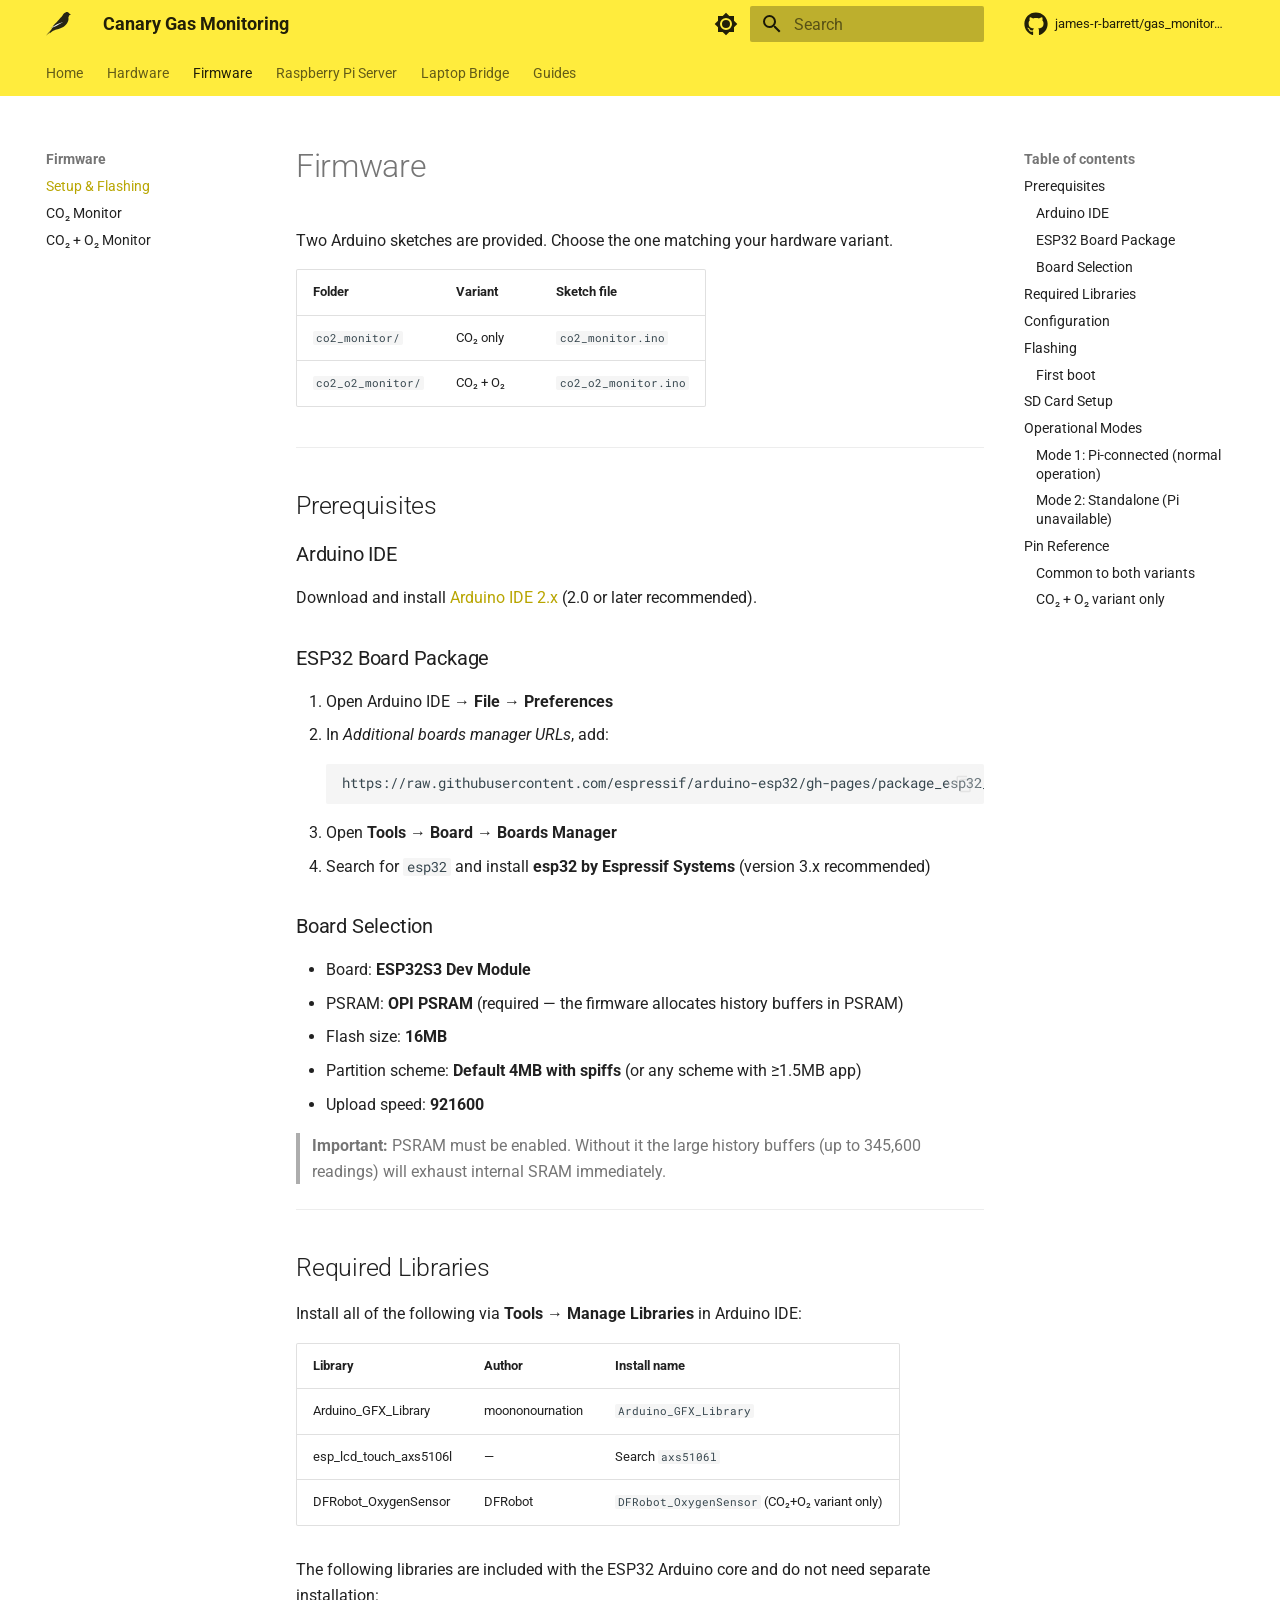
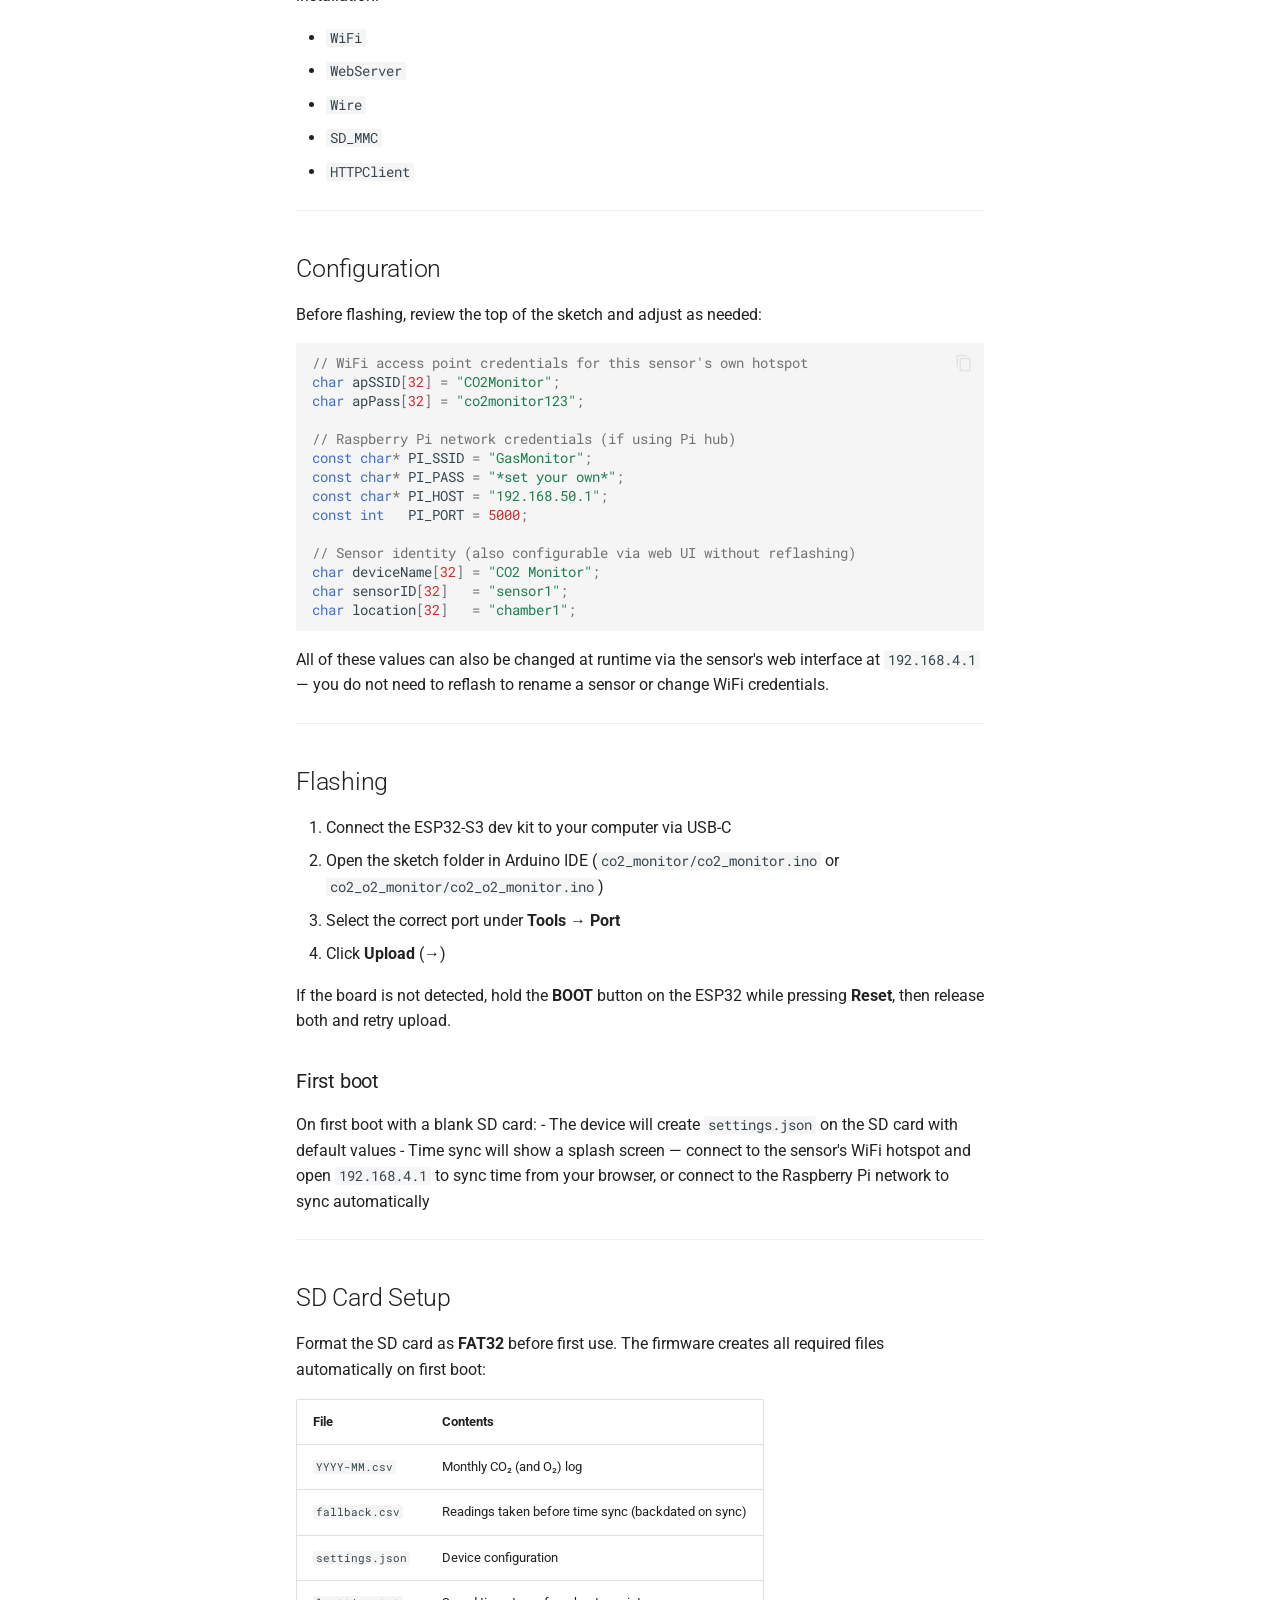
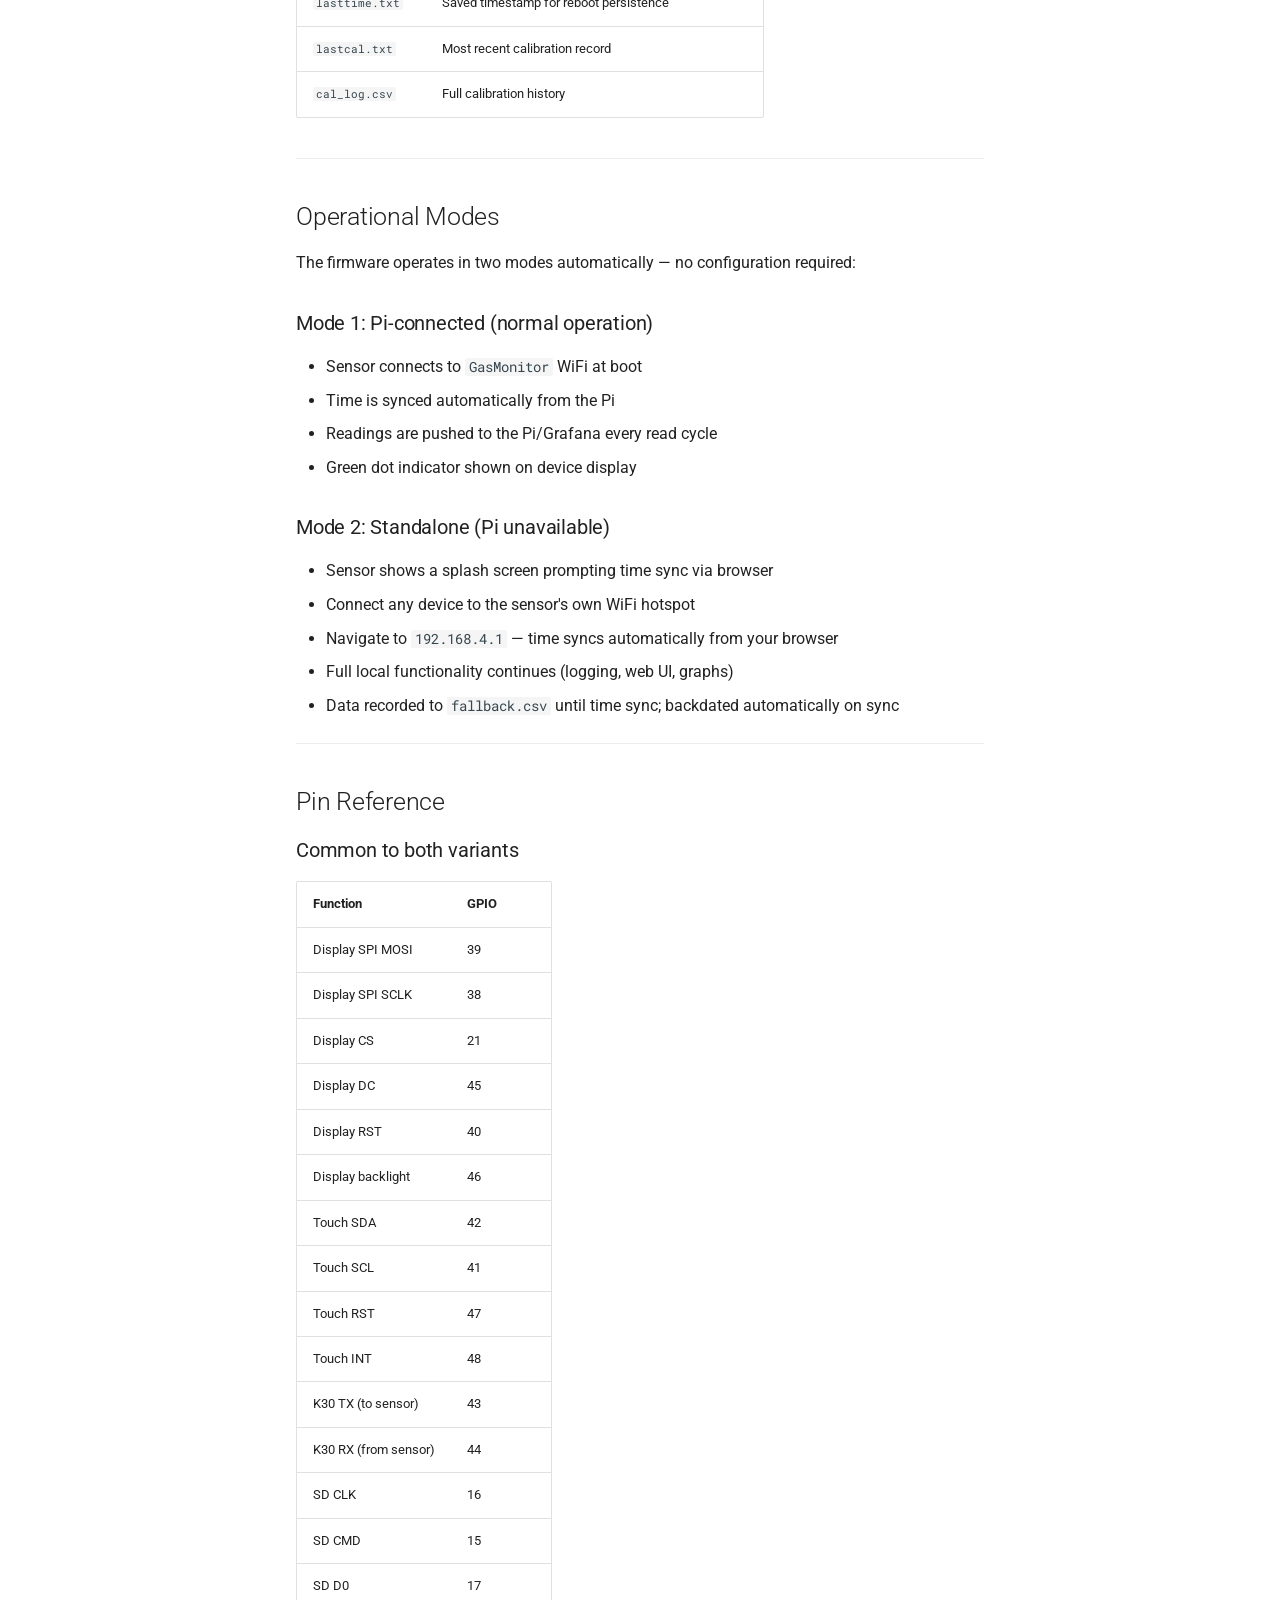
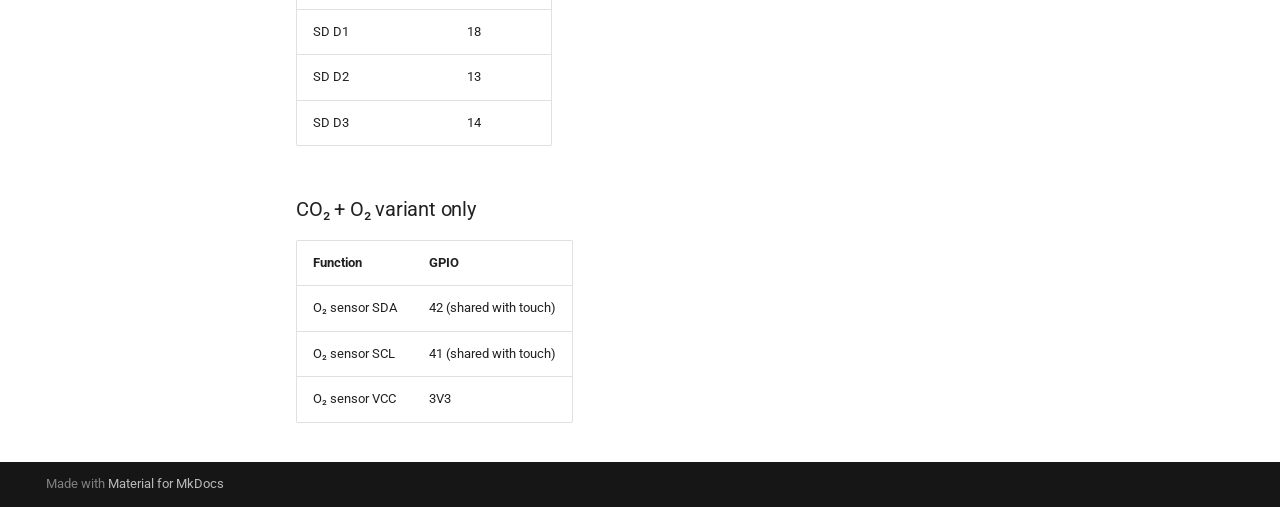
<file: firmware/index.html>
<!doctype html>
<html lang="en" class="no-js">
  <head>
    
      <meta charset="utf-8">
      <meta name="viewport" content="width=device-width,initial-scale=1">
      
        <meta name="description" content="Open-source networked CO₂/O₂ monitoring for laboratory growth chambers">
      
      
        <meta name="author" content="James Barrett">
      
      
        <link rel="canonical" href="https://james-r-barrett.github.io/gas_monitoring/firmware/">
      
      
        <link rel="prev" href="../hardware/3d-print/">
      
      
        <link rel="next" href="co2_monitor/">
      
      
        
      
      
      <link rel="icon" href="../images/icon.svg">
      <meta name="generator" content="mkdocs-1.6.1, mkdocs-material-9.7.6">
    
    
      
        <title>Setup & Flashing - Canary Gas Monitoring</title>
      
    
    
      <link rel="stylesheet" href="../assets/stylesheets/main.484c7ddc.min.css">
      
        
        <link rel="stylesheet" href="../assets/stylesheets/palette.ab4e12ef.min.css">
      
      


    
    
      
    
    
      
        
        
        <link rel="preconnect" href="https://fonts.gstatic.com" crossorigin>
        <link rel="stylesheet" href="https://fonts.googleapis.com/css?family=Roboto:300,300i,400,400i,700,700i%7CRoboto+Mono:400,400i,700,700i&display=fallback">
        <style>:root{--md-text-font:"Roboto";--md-code-font:"Roboto Mono"}</style>
      
    
    
      <link rel="stylesheet" href="../stylesheets/extra.css">
    
    <script>__md_scope=new URL("..",location),__md_hash=e=>[...e].reduce(((e,_)=>(e<<5)-e+_.charCodeAt(0)),0),__md_get=(e,_=localStorage,t=__md_scope)=>JSON.parse(_.getItem(t.pathname+"."+e)),__md_set=(e,_,t=localStorage,a=__md_scope)=>{try{t.setItem(a.pathname+"."+e,JSON.stringify(_))}catch(e){}}</script>
    
      

    
    
  </head>
  
  
    
    
      
    
    
    
    
    <body dir="ltr" data-md-color-scheme="default" data-md-color-primary="yellow" data-md-color-accent="yellow">
  
    
    <input class="md-toggle" data-md-toggle="drawer" type="checkbox" id="__drawer" autocomplete="off">
    <input class="md-toggle" data-md-toggle="search" type="checkbox" id="__search" autocomplete="off">
    <label class="md-overlay" for="__drawer"></label>
    <div data-md-component="skip">
      
        
        <a href="#firmware" class="md-skip">
          Skip to content
        </a>
      
    </div>
    <div data-md-component="announce">
      
    </div>
    
    
      

<header class="md-header" data-md-component="header">
  <nav class="md-header__inner md-grid" aria-label="Header">
    <a href=".." title="Canary Gas Monitoring" class="md-header__button md-logo" aria-label="Canary Gas Monitoring" data-md-component="logo">
      
  <img src="../images/icon.svg" alt="logo">

    </a>
    <label class="md-header__button md-icon" for="__drawer">
      
      <svg xmlns="http://www.w3.org/2000/svg" viewBox="0 0 24 24"><path d="M3 6h18v2H3zm0 5h18v2H3zm0 5h18v2H3z"/></svg>
    </label>
    <div class="md-header__title" data-md-component="header-title">
      <div class="md-header__ellipsis">
        <div class="md-header__topic">
          <span class="md-ellipsis">
            Canary Gas Monitoring
          </span>
        </div>
        <div class="md-header__topic" data-md-component="header-topic">
          <span class="md-ellipsis">
            
              Setup & Flashing
            
          </span>
        </div>
      </div>
    </div>
    
      
        <form class="md-header__option" data-md-component="palette">
  
    
    
    
    <input class="md-option" data-md-color-media="" data-md-color-scheme="default" data-md-color-primary="yellow" data-md-color-accent="yellow"  aria-label="Switch to dark mode"  type="radio" name="__palette" id="__palette_0">
    
      <label class="md-header__button md-icon" title="Switch to dark mode" for="__palette_1" hidden>
        <svg xmlns="http://www.w3.org/2000/svg" viewBox="0 0 24 24"><path d="M12 8a4 4 0 0 0-4 4 4 4 0 0 0 4 4 4 4 0 0 0 4-4 4 4 0 0 0-4-4m0 10a6 6 0 0 1-6-6 6 6 0 0 1 6-6 6 6 0 0 1 6 6 6 6 0 0 1-6 6m8-9.31V4h-4.69L12 .69 8.69 4H4v4.69L.69 12 4 15.31V20h4.69L12 23.31 15.31 20H20v-4.69L23.31 12z"/></svg>
      </label>
    
  
    
    
    
    <input class="md-option" data-md-color-media="" data-md-color-scheme="slate" data-md-color-primary="teal" data-md-color-accent="teal"  aria-label="Switch to light mode"  type="radio" name="__palette" id="__palette_1">
    
      <label class="md-header__button md-icon" title="Switch to light mode" for="__palette_0" hidden>
        <svg xmlns="http://www.w3.org/2000/svg" viewBox="0 0 24 24"><path d="M12 18c-.89 0-1.74-.2-2.5-.55C11.56 16.5 13 14.42 13 12s-1.44-4.5-3.5-5.45C10.26 6.2 11.11 6 12 6a6 6 0 0 1 6 6 6 6 0 0 1-6 6m8-9.31V4h-4.69L12 .69 8.69 4H4v4.69L.69 12 4 15.31V20h4.69L12 23.31 15.31 20H20v-4.69L23.31 12z"/></svg>
      </label>
    
  
</form>
      
    
    
      <script>var palette=__md_get("__palette");if(palette&&palette.color){if("(prefers-color-scheme)"===palette.color.media){var media=matchMedia("(prefers-color-scheme: light)"),input=document.querySelector(media.matches?"[data-md-color-media='(prefers-color-scheme: light)']":"[data-md-color-media='(prefers-color-scheme: dark)']");palette.color.media=input.getAttribute("data-md-color-media"),palette.color.scheme=input.getAttribute("data-md-color-scheme"),palette.color.primary=input.getAttribute("data-md-color-primary"),palette.color.accent=input.getAttribute("data-md-color-accent")}for(var[key,value]of Object.entries(palette.color))document.body.setAttribute("data-md-color-"+key,value)}</script>
    
    
    
      
      
        <label class="md-header__button md-icon" for="__search">
          
          <svg xmlns="http://www.w3.org/2000/svg" viewBox="0 0 24 24"><path d="M9.5 3A6.5 6.5 0 0 1 16 9.5c0 1.61-.59 3.09-1.56 4.23l.27.27h.79l5 5-1.5 1.5-5-5v-.79l-.27-.27A6.52 6.52 0 0 1 9.5 16 6.5 6.5 0 0 1 3 9.5 6.5 6.5 0 0 1 9.5 3m0 2C7 5 5 7 5 9.5S7 14 9.5 14 14 12 14 9.5 12 5 9.5 5"/></svg>
        </label>
        <div class="md-search" data-md-component="search" role="dialog">
  <label class="md-search__overlay" for="__search"></label>
  <div class="md-search__inner" role="search">
    <form class="md-search__form" name="search">
      <input type="text" class="md-search__input" name="query" aria-label="Search" placeholder="Search" autocapitalize="off" autocorrect="off" autocomplete="off" spellcheck="false" data-md-component="search-query" required>
      <label class="md-search__icon md-icon" for="__search">
        
        <svg xmlns="http://www.w3.org/2000/svg" viewBox="0 0 24 24"><path d="M9.5 3A6.5 6.5 0 0 1 16 9.5c0 1.61-.59 3.09-1.56 4.23l.27.27h.79l5 5-1.5 1.5-5-5v-.79l-.27-.27A6.52 6.52 0 0 1 9.5 16 6.5 6.5 0 0 1 3 9.5 6.5 6.5 0 0 1 9.5 3m0 2C7 5 5 7 5 9.5S7 14 9.5 14 14 12 14 9.5 12 5 9.5 5"/></svg>
        
        <svg xmlns="http://www.w3.org/2000/svg" viewBox="0 0 24 24"><path d="M20 11v2H8l5.5 5.5-1.42 1.42L4.16 12l7.92-7.92L13.5 5.5 8 11z"/></svg>
      </label>
      <nav class="md-search__options" aria-label="Search">
        
        <button type="reset" class="md-search__icon md-icon" title="Clear" aria-label="Clear" tabindex="-1">
          
          <svg xmlns="http://www.w3.org/2000/svg" viewBox="0 0 24 24"><path d="M19 6.41 17.59 5 12 10.59 6.41 5 5 6.41 10.59 12 5 17.59 6.41 19 12 13.41 17.59 19 19 17.59 13.41 12z"/></svg>
        </button>
      </nav>
      
    </form>
    <div class="md-search__output">
      <div class="md-search__scrollwrap" tabindex="0" data-md-scrollfix>
        <div class="md-search-result" data-md-component="search-result">
          <div class="md-search-result__meta">
            Initializing search
          </div>
          <ol class="md-search-result__list" role="presentation"></ol>
        </div>
      </div>
    </div>
  </div>
</div>
      
    
    
      <div class="md-header__source">
        <a href="https://github.com/james-r-barrett/gas_monitoring" title="Go to repository" class="md-source" data-md-component="source">
  <div class="md-source__icon md-icon">
    
    <svg xmlns="http://www.w3.org/2000/svg" viewBox="0 0 512 512"><!--! Font Awesome Free 7.1.0 by @fontawesome - https://fontawesome.com License - https://fontawesome.com/license/free (Icons: CC BY 4.0, Fonts: SIL OFL 1.1, Code: MIT License) Copyright 2025 Fonticons, Inc.--><path d="M173.9 397.4c0 2-2.3 3.6-5.2 3.6-3.3.3-5.6-1.3-5.6-3.6 0-2 2.3-3.6 5.2-3.6 3-.3 5.6 1.3 5.6 3.6m-31.1-4.5c-.7 2 1.3 4.3 4.3 4.9 2.6 1 5.6 0 6.2-2s-1.3-4.3-4.3-5.2c-2.6-.7-5.5.3-6.2 2.3m44.2-1.7c-2.9.7-4.9 2.6-4.6 4.9.3 2 2.9 3.3 5.9 2.6 2.9-.7 4.9-2.6 4.6-4.6-.3-1.9-3-3.2-5.9-2.9M252.8 8C114.1 8 8 113.3 8 252c0 110.9 69.8 205.8 169.5 239.2 12.8 2.3 17.3-5.6 17.3-12.1 0-6.2-.3-40.4-.3-61.4 0 0-70 15-84.7-29.8 0 0-11.4-29.1-27.8-36.6 0 0-22.9-15.7 1.6-15.4 0 0 24.9 2 38.6 25.8 21.9 38.6 58.6 27.5 72.9 20.9 2.3-16 8.8-27.1 16-33.7-55.9-6.2-112.3-14.3-112.3-110.5 0-27.5 7.6-41.3 23.6-58.9-2.6-6.5-11.1-33.3 2.6-67.9 20.9-6.5 69 27 69 27 20-5.6 41.5-8.5 62.8-8.5s42.8 2.9 62.8 8.5c0 0 48.1-33.6 69-27 13.7 34.7 5.2 61.4 2.6 67.9 16 17.7 25.8 31.5 25.8 58.9 0 96.5-58.9 104.2-114.8 110.5 9.2 7.9 17 22.9 17 46.4 0 33.7-.3 75.4-.3 83.6 0 6.5 4.6 14.4 17.3 12.1C436.2 457.8 504 362.9 504 252 504 113.3 391.5 8 252.8 8M105.2 352.9c-1.3 1-1 3.3.7 5.2 1.6 1.6 3.9 2.3 5.2 1 1.3-1 1-3.3-.7-5.2-1.6-1.6-3.9-2.3-5.2-1m-10.8-8.1c-.7 1.3.3 2.9 2.3 3.9 1.6 1 3.6.7 4.3-.7.7-1.3-.3-2.9-2.3-3.9-2-.6-3.6-.3-4.3.7m32.4 35.6c-1.6 1.3-1 4.3 1.3 6.2 2.3 2.3 5.2 2.6 6.5 1 1.3-1.3.7-4.3-1.3-6.2-2.2-2.3-5.2-2.6-6.5-1m-11.4-14.7c-1.6 1-1.6 3.6 0 5.9s4.3 3.3 5.6 2.3c1.6-1.3 1.6-3.9 0-6.2-1.4-2.3-4-3.3-5.6-2"/></svg>
  </div>
  <div class="md-source__repository">
    james-r-barrett/gas_monitoring
  </div>
</a>
      </div>
    
  </nav>
  
</header>
    
    <div class="md-container" data-md-component="container">
      
      
        
          
            
<nav class="md-tabs" aria-label="Tabs" data-md-component="tabs">
  <div class="md-grid">
    <ul class="md-tabs__list">
      
        
  
  
  
  
    <li class="md-tabs__item">
      <a href=".." class="md-tabs__link">
        
  
  
    
  
  Home

      </a>
    </li>
  

      
        
  
  
  
  
    
    
      <li class="md-tabs__item">
        <a href="../hardware/" class="md-tabs__link">
          
  
  
  Hardware

        </a>
      </li>
    
  

      
        
  
  
  
    
  
  
    
    
      <li class="md-tabs__item md-tabs__item--active">
        <a href="./" class="md-tabs__link">
          
  
  
  Firmware

        </a>
      </li>
    
  

      
        
  
  
  
  
    <li class="md-tabs__item">
      <a href="../server/" class="md-tabs__link">
        
  
  
    
  
  Raspberry Pi Server

      </a>
    </li>
  

      
        
  
  
  
  
    <li class="md-tabs__item">
      <a href="../laptop-bridge" class="md-tabs__link">
        
  
  
    
  
  Laptop Bridge

      </a>
    </li>
  

      
        
  
  
  
  
    
    
      <li class="md-tabs__item">
        <a href="../guides/user-guide/" class="md-tabs__link">
          
  
  
  Guides

        </a>
      </li>
    
  

      
    </ul>
  </div>
</nav>
          
        
      
      <main class="md-main" data-md-component="main">
        <div class="md-main__inner md-grid">
          
            
              
              <div class="md-sidebar md-sidebar--primary" data-md-component="sidebar" data-md-type="navigation" >
                <div class="md-sidebar__scrollwrap">
                  <div class="md-sidebar__inner">
                    


  


<nav class="md-nav md-nav--primary md-nav--lifted" aria-label="Navigation" data-md-level="0">
  <label class="md-nav__title" for="__drawer">
    <a href=".." title="Canary Gas Monitoring" class="md-nav__button md-logo" aria-label="Canary Gas Monitoring" data-md-component="logo">
      
  <img src="../images/icon.svg" alt="logo">

    </a>
    Canary Gas Monitoring
  </label>
  
    <div class="md-nav__source">
      <a href="https://github.com/james-r-barrett/gas_monitoring" title="Go to repository" class="md-source" data-md-component="source">
  <div class="md-source__icon md-icon">
    
    <svg xmlns="http://www.w3.org/2000/svg" viewBox="0 0 512 512"><!--! Font Awesome Free 7.1.0 by @fontawesome - https://fontawesome.com License - https://fontawesome.com/license/free (Icons: CC BY 4.0, Fonts: SIL OFL 1.1, Code: MIT License) Copyright 2025 Fonticons, Inc.--><path d="M173.9 397.4c0 2-2.3 3.6-5.2 3.6-3.3.3-5.6-1.3-5.6-3.6 0-2 2.3-3.6 5.2-3.6 3-.3 5.6 1.3 5.6 3.6m-31.1-4.5c-.7 2 1.3 4.3 4.3 4.9 2.6 1 5.6 0 6.2-2s-1.3-4.3-4.3-5.2c-2.6-.7-5.5.3-6.2 2.3m44.2-1.7c-2.9.7-4.9 2.6-4.6 4.9.3 2 2.9 3.3 5.9 2.6 2.9-.7 4.9-2.6 4.6-4.6-.3-1.9-3-3.2-5.9-2.9M252.8 8C114.1 8 8 113.3 8 252c0 110.9 69.8 205.8 169.5 239.2 12.8 2.3 17.3-5.6 17.3-12.1 0-6.2-.3-40.4-.3-61.4 0 0-70 15-84.7-29.8 0 0-11.4-29.1-27.8-36.6 0 0-22.9-15.7 1.6-15.4 0 0 24.9 2 38.6 25.8 21.9 38.6 58.6 27.5 72.9 20.9 2.3-16 8.8-27.1 16-33.7-55.9-6.2-112.3-14.3-112.3-110.5 0-27.5 7.6-41.3 23.6-58.9-2.6-6.5-11.1-33.3 2.6-67.9 20.9-6.5 69 27 69 27 20-5.6 41.5-8.5 62.8-8.5s42.8 2.9 62.8 8.5c0 0 48.1-33.6 69-27 13.7 34.7 5.2 61.4 2.6 67.9 16 17.7 25.8 31.5 25.8 58.9 0 96.5-58.9 104.2-114.8 110.5 9.2 7.9 17 22.9 17 46.4 0 33.7-.3 75.4-.3 83.6 0 6.5 4.6 14.4 17.3 12.1C436.2 457.8 504 362.9 504 252 504 113.3 391.5 8 252.8 8M105.2 352.9c-1.3 1-1 3.3.7 5.2 1.6 1.6 3.9 2.3 5.2 1 1.3-1 1-3.3-.7-5.2-1.6-1.6-3.9-2.3-5.2-1m-10.8-8.1c-.7 1.3.3 2.9 2.3 3.9 1.6 1 3.6.7 4.3-.7.7-1.3-.3-2.9-2.3-3.9-2-.6-3.6-.3-4.3.7m32.4 35.6c-1.6 1.3-1 4.3 1.3 6.2 2.3 2.3 5.2 2.6 6.5 1 1.3-1.3.7-4.3-1.3-6.2-2.2-2.3-5.2-2.6-6.5-1m-11.4-14.7c-1.6 1-1.6 3.6 0 5.9s4.3 3.3 5.6 2.3c1.6-1.3 1.6-3.9 0-6.2-1.4-2.3-4-3.3-5.6-2"/></svg>
  </div>
  <div class="md-source__repository">
    james-r-barrett/gas_monitoring
  </div>
</a>
    </div>
  
  <ul class="md-nav__list" data-md-scrollfix>
    
      
      
  
  
  
  
    <li class="md-nav__item">
      <a href=".." class="md-nav__link">
        
  
  
  <span class="md-ellipsis">
    
  
    Home
  

    
  </span>
  
  

      </a>
    </li>
  

    
      
      
  
  
  
  
    
    
    
    
      
      
        
      
    
    
    <li class="md-nav__item md-nav__item--nested">
      
        
        
        <input class="md-nav__toggle md-toggle " type="checkbox" id="__nav_2" >
        
          
          <label class="md-nav__link" for="__nav_2" id="__nav_2_label" tabindex="0">
            
  
  
  <span class="md-ellipsis">
    
  
    Hardware
  

    
  </span>
  
  

            <span class="md-nav__icon md-icon"></span>
          </label>
        
        <nav class="md-nav" data-md-level="1" aria-labelledby="__nav_2_label" aria-expanded="false">
          <label class="md-nav__title" for="__nav_2">
            <span class="md-nav__icon md-icon"></span>
            
  
    Hardware
  

          </label>
          <ul class="md-nav__list" data-md-scrollfix>
            
              
                
  
  
  
  
    <li class="md-nav__item">
      <a href="../hardware/" class="md-nav__link">
        
  
  
  <span class="md-ellipsis">
    
  
    Overview
  

    
  </span>
  
  

      </a>
    </li>
  

              
            
              
                
  
  
  
  
    <li class="md-nav__item">
      <a href="../hardware/bom/" class="md-nav__link">
        
  
  
  <span class="md-ellipsis">
    
  
    Bill of Materials
  

    
  </span>
  
  

      </a>
    </li>
  

              
            
              
                
  
  
  
  
    <li class="md-nav__item">
      <a href="../hardware/schematics/" class="md-nav__link">
        
  
  
  <span class="md-ellipsis">
    
  
    Schematics
  

    
  </span>
  
  

      </a>
    </li>
  

              
            
              
                
  
  
  
  
    <li class="md-nav__item">
      <a href="../hardware/3d-print/" class="md-nav__link">
        
  
  
  <span class="md-ellipsis">
    
  
    3D Printing
  

    
  </span>
  
  

      </a>
    </li>
  

              
            
          </ul>
        </nav>
      
    </li>
  

    
      
      
  
  
    
  
  
  
    
    
    
    
      
        
        
      
      
        
      
    
    
    <li class="md-nav__item md-nav__item--active md-nav__item--section md-nav__item--nested">
      
        
        
        <input class="md-nav__toggle md-toggle " type="checkbox" id="__nav_3" checked>
        
          
          <label class="md-nav__link" for="__nav_3" id="__nav_3_label" tabindex="">
            
  
  
  <span class="md-ellipsis">
    
  
    Firmware
  

    
  </span>
  
  

            <span class="md-nav__icon md-icon"></span>
          </label>
        
        <nav class="md-nav" data-md-level="1" aria-labelledby="__nav_3_label" aria-expanded="true">
          <label class="md-nav__title" for="__nav_3">
            <span class="md-nav__icon md-icon"></span>
            
  
    Firmware
  

          </label>
          <ul class="md-nav__list" data-md-scrollfix>
            
              
                
  
  
    
  
  
  
    <li class="md-nav__item md-nav__item--active">
      
      <input class="md-nav__toggle md-toggle" type="checkbox" id="__toc">
      
      
        
      
      
        <label class="md-nav__link md-nav__link--active" for="__toc">
          
  
  
  <span class="md-ellipsis">
    
  
    Setup & Flashing
  

    
  </span>
  
  

          <span class="md-nav__icon md-icon"></span>
        </label>
      
      <a href="./" class="md-nav__link md-nav__link--active">
        
  
  
  <span class="md-ellipsis">
    
  
    Setup & Flashing
  

    
  </span>
  
  

      </a>
      
        

<nav class="md-nav md-nav--secondary" aria-label="Table of contents">
  
  
  
    
  
  
    <label class="md-nav__title" for="__toc">
      <span class="md-nav__icon md-icon"></span>
      Table of contents
    </label>
    <ul class="md-nav__list" data-md-component="toc" data-md-scrollfix>
      
        <li class="md-nav__item">
  <a href="#prerequisites" class="md-nav__link">
    <span class="md-ellipsis">
      
        Prerequisites
      
    </span>
  </a>
  
    <nav class="md-nav" aria-label="Prerequisites">
      <ul class="md-nav__list">
        
          <li class="md-nav__item">
  <a href="#arduino-ide" class="md-nav__link">
    <span class="md-ellipsis">
      
        Arduino IDE
      
    </span>
  </a>
  
</li>
        
          <li class="md-nav__item">
  <a href="#esp32-board-package" class="md-nav__link">
    <span class="md-ellipsis">
      
        ESP32 Board Package
      
    </span>
  </a>
  
</li>
        
          <li class="md-nav__item">
  <a href="#board-selection" class="md-nav__link">
    <span class="md-ellipsis">
      
        Board Selection
      
    </span>
  </a>
  
</li>
        
      </ul>
    </nav>
  
</li>
      
        <li class="md-nav__item">
  <a href="#required-libraries" class="md-nav__link">
    <span class="md-ellipsis">
      
        Required Libraries
      
    </span>
  </a>
  
</li>
      
        <li class="md-nav__item">
  <a href="#configuration" class="md-nav__link">
    <span class="md-ellipsis">
      
        Configuration
      
    </span>
  </a>
  
</li>
      
        <li class="md-nav__item">
  <a href="#flashing" class="md-nav__link">
    <span class="md-ellipsis">
      
        Flashing
      
    </span>
  </a>
  
    <nav class="md-nav" aria-label="Flashing">
      <ul class="md-nav__list">
        
          <li class="md-nav__item">
  <a href="#first-boot" class="md-nav__link">
    <span class="md-ellipsis">
      
        First boot
      
    </span>
  </a>
  
</li>
        
      </ul>
    </nav>
  
</li>
      
        <li class="md-nav__item">
  <a href="#sd-card-setup" class="md-nav__link">
    <span class="md-ellipsis">
      
        SD Card Setup
      
    </span>
  </a>
  
</li>
      
        <li class="md-nav__item">
  <a href="#operational-modes" class="md-nav__link">
    <span class="md-ellipsis">
      
        Operational Modes
      
    </span>
  </a>
  
    <nav class="md-nav" aria-label="Operational Modes">
      <ul class="md-nav__list">
        
          <li class="md-nav__item">
  <a href="#mode-1-pi-connected-normal-operation" class="md-nav__link">
    <span class="md-ellipsis">
      
        Mode 1: Pi-connected (normal operation)
      
    </span>
  </a>
  
</li>
        
          <li class="md-nav__item">
  <a href="#mode-2-standalone-pi-unavailable" class="md-nav__link">
    <span class="md-ellipsis">
      
        Mode 2: Standalone (Pi unavailable)
      
    </span>
  </a>
  
</li>
        
      </ul>
    </nav>
  
</li>
      
        <li class="md-nav__item">
  <a href="#pin-reference" class="md-nav__link">
    <span class="md-ellipsis">
      
        Pin Reference
      
    </span>
  </a>
  
    <nav class="md-nav" aria-label="Pin Reference">
      <ul class="md-nav__list">
        
          <li class="md-nav__item">
  <a href="#common-to-both-variants" class="md-nav__link">
    <span class="md-ellipsis">
      
        Common to both variants
      
    </span>
  </a>
  
</li>
        
          <li class="md-nav__item">
  <a href="#co2-o2-variant-only" class="md-nav__link">
    <span class="md-ellipsis">
      
        CO₂ + O₂ variant only
      
    </span>
  </a>
  
</li>
        
      </ul>
    </nav>
  
</li>
      
    </ul>
  
</nav>
      
    </li>
  

              
            
              
                
  
  
  
  
    <li class="md-nav__item">
      <a href="co2_monitor/" class="md-nav__link">
        
  
  
  <span class="md-ellipsis">
    
  
    CO₂ Monitor
  

    
  </span>
  
  

      </a>
    </li>
  

              
            
              
                
  
  
  
  
    <li class="md-nav__item">
      <a href="co2_o2_monitor/" class="md-nav__link">
        
  
  
  <span class="md-ellipsis">
    
  
    CO₂ + O₂ Monitor
  

    
  </span>
  
  

      </a>
    </li>
  

              
            
          </ul>
        </nav>
      
    </li>
  

    
      
      
  
  
  
  
    <li class="md-nav__item">
      <a href="../server/" class="md-nav__link">
        
  
  
  <span class="md-ellipsis">
    
  
    Raspberry Pi Server
  

    
  </span>
  
  

      </a>
    </li>
  

    
      
      
  
  
  
  
    <li class="md-nav__item">
      <a href="../laptop-bridge" class="md-nav__link">
        
  
  
  <span class="md-ellipsis">
    
  
    Laptop Bridge
  

    
  </span>
  
  

      </a>
    </li>
  

    
      
      
  
  
  
  
    
    
    
    
      
      
        
      
    
    
    <li class="md-nav__item md-nav__item--nested">
      
        
        
        <input class="md-nav__toggle md-toggle " type="checkbox" id="__nav_6" >
        
          
          <label class="md-nav__link" for="__nav_6" id="__nav_6_label" tabindex="0">
            
  
  
  <span class="md-ellipsis">
    
  
    Guides
  

    
  </span>
  
  

            <span class="md-nav__icon md-icon"></span>
          </label>
        
        <nav class="md-nav" data-md-level="1" aria-labelledby="__nav_6_label" aria-expanded="false">
          <label class="md-nav__title" for="__nav_6">
            <span class="md-nav__icon md-icon"></span>
            
  
    Guides
  

          </label>
          <ul class="md-nav__list" data-md-scrollfix>
            
              
                
  
  
  
  
    <li class="md-nav__item">
      <a href="../guides/user-guide/" class="md-nav__link">
        
  
  
  <span class="md-ellipsis">
    
  
    User Guide
  

    
  </span>
  
  

      </a>
    </li>
  

              
            
              
                
  
  
  
  
    <li class="md-nav__item">
      <a href="../guides/assembly/" class="md-nav__link">
        
  
  
  <span class="md-ellipsis">
    
  
    Assembly
  

    
  </span>
  
  

      </a>
    </li>
  

              
            
          </ul>
        </nav>
      
    </li>
  

    
  </ul>
</nav>
                  </div>
                </div>
              </div>
            
            
              
              <div class="md-sidebar md-sidebar--secondary" data-md-component="sidebar" data-md-type="toc" >
                <div class="md-sidebar__scrollwrap">
                  <div class="md-sidebar__inner">
                    

<nav class="md-nav md-nav--secondary" aria-label="Table of contents">
  
  
  
    
  
  
    <label class="md-nav__title" for="__toc">
      <span class="md-nav__icon md-icon"></span>
      Table of contents
    </label>
    <ul class="md-nav__list" data-md-component="toc" data-md-scrollfix>
      
        <li class="md-nav__item">
  <a href="#prerequisites" class="md-nav__link">
    <span class="md-ellipsis">
      
        Prerequisites
      
    </span>
  </a>
  
    <nav class="md-nav" aria-label="Prerequisites">
      <ul class="md-nav__list">
        
          <li class="md-nav__item">
  <a href="#arduino-ide" class="md-nav__link">
    <span class="md-ellipsis">
      
        Arduino IDE
      
    </span>
  </a>
  
</li>
        
          <li class="md-nav__item">
  <a href="#esp32-board-package" class="md-nav__link">
    <span class="md-ellipsis">
      
        ESP32 Board Package
      
    </span>
  </a>
  
</li>
        
          <li class="md-nav__item">
  <a href="#board-selection" class="md-nav__link">
    <span class="md-ellipsis">
      
        Board Selection
      
    </span>
  </a>
  
</li>
        
      </ul>
    </nav>
  
</li>
      
        <li class="md-nav__item">
  <a href="#required-libraries" class="md-nav__link">
    <span class="md-ellipsis">
      
        Required Libraries
      
    </span>
  </a>
  
</li>
      
        <li class="md-nav__item">
  <a href="#configuration" class="md-nav__link">
    <span class="md-ellipsis">
      
        Configuration
      
    </span>
  </a>
  
</li>
      
        <li class="md-nav__item">
  <a href="#flashing" class="md-nav__link">
    <span class="md-ellipsis">
      
        Flashing
      
    </span>
  </a>
  
    <nav class="md-nav" aria-label="Flashing">
      <ul class="md-nav__list">
        
          <li class="md-nav__item">
  <a href="#first-boot" class="md-nav__link">
    <span class="md-ellipsis">
      
        First boot
      
    </span>
  </a>
  
</li>
        
      </ul>
    </nav>
  
</li>
      
        <li class="md-nav__item">
  <a href="#sd-card-setup" class="md-nav__link">
    <span class="md-ellipsis">
      
        SD Card Setup
      
    </span>
  </a>
  
</li>
      
        <li class="md-nav__item">
  <a href="#operational-modes" class="md-nav__link">
    <span class="md-ellipsis">
      
        Operational Modes
      
    </span>
  </a>
  
    <nav class="md-nav" aria-label="Operational Modes">
      <ul class="md-nav__list">
        
          <li class="md-nav__item">
  <a href="#mode-1-pi-connected-normal-operation" class="md-nav__link">
    <span class="md-ellipsis">
      
        Mode 1: Pi-connected (normal operation)
      
    </span>
  </a>
  
</li>
        
          <li class="md-nav__item">
  <a href="#mode-2-standalone-pi-unavailable" class="md-nav__link">
    <span class="md-ellipsis">
      
        Mode 2: Standalone (Pi unavailable)
      
    </span>
  </a>
  
</li>
        
      </ul>
    </nav>
  
</li>
      
        <li class="md-nav__item">
  <a href="#pin-reference" class="md-nav__link">
    <span class="md-ellipsis">
      
        Pin Reference
      
    </span>
  </a>
  
    <nav class="md-nav" aria-label="Pin Reference">
      <ul class="md-nav__list">
        
          <li class="md-nav__item">
  <a href="#common-to-both-variants" class="md-nav__link">
    <span class="md-ellipsis">
      
        Common to both variants
      
    </span>
  </a>
  
</li>
        
          <li class="md-nav__item">
  <a href="#co2-o2-variant-only" class="md-nav__link">
    <span class="md-ellipsis">
      
        CO₂ + O₂ variant only
      
    </span>
  </a>
  
</li>
        
      </ul>
    </nav>
  
</li>
      
    </ul>
  
</nav>
                  </div>
                </div>
              </div>
            
          
          
            <div class="md-content" data-md-component="content">
              
              <article class="md-content__inner md-typeset">
                
                  


  
  


<h1 id="firmware">Firmware<a class="headerlink" href="#firmware" title="Permanent link">&para;</a></h1>
<p>Two Arduino sketches are provided. Choose the one matching your hardware variant.</p>
<table>
<thead>
<tr>
<th>Folder</th>
<th>Variant</th>
<th>Sketch file</th>
</tr>
</thead>
<tbody>
<tr>
<td><code>co2_monitor/</code></td>
<td>CO₂ only</td>
<td><code>co2_monitor.ino</code></td>
</tr>
<tr>
<td><code>co2_o2_monitor/</code></td>
<td>CO₂ + O₂</td>
<td><code>co2_o2_monitor.ino</code></td>
</tr>
</tbody>
</table>
<hr />
<h2 id="prerequisites">Prerequisites<a class="headerlink" href="#prerequisites" title="Permanent link">&para;</a></h2>
<h3 id="arduino-ide">Arduino IDE<a class="headerlink" href="#arduino-ide" title="Permanent link">&para;</a></h3>
<p>Download and install <a href="https://www.arduino.cc/en/software">Arduino IDE 2.x</a> (2.0 or later recommended).</p>
<h3 id="esp32-board-package">ESP32 Board Package<a class="headerlink" href="#esp32-board-package" title="Permanent link">&para;</a></h3>
<ol>
<li>Open Arduino IDE → <strong>File → Preferences</strong></li>
<li>In <em>Additional boards manager URLs</em>, add:
   <div class="highlight"><pre><span></span><code><a id="__codelineno-0-1" name="__codelineno-0-1" href="#__codelineno-0-1"></a>https://raw.githubusercontent.com/espressif/arduino-esp32/gh-pages/package_esp32_index.json
</code></pre></div></li>
<li>Open <strong>Tools → Board → Boards Manager</strong></li>
<li>Search for <code>esp32</code> and install <strong>esp32 by Espressif Systems</strong> (version 3.x recommended)</li>
</ol>
<h3 id="board-selection">Board Selection<a class="headerlink" href="#board-selection" title="Permanent link">&para;</a></h3>
<ul>
<li>Board: <strong>ESP32S3 Dev Module</strong></li>
<li>PSRAM: <strong>OPI PSRAM</strong> (required — the firmware allocates history buffers in PSRAM)</li>
<li>Flash size: <strong>16MB</strong></li>
<li>Partition scheme: <strong>Default 4MB with spiffs</strong> (or any scheme with ≥1.5MB app)</li>
<li>Upload speed: <strong>921600</strong></li>
</ul>
<blockquote>
<p><strong>Important:</strong> PSRAM must be enabled. Without it the large history buffers (up to 345,600 readings) will exhaust internal SRAM immediately.</p>
</blockquote>
<hr />
<h2 id="required-libraries">Required Libraries<a class="headerlink" href="#required-libraries" title="Permanent link">&para;</a></h2>
<p>Install all of the following via <strong>Tools → Manage Libraries</strong> in Arduino IDE:</p>
<table>
<thead>
<tr>
<th>Library</th>
<th>Author</th>
<th>Install name</th>
</tr>
</thead>
<tbody>
<tr>
<td>Arduino_GFX_Library</td>
<td>moononournation</td>
<td><code>Arduino_GFX_Library</code></td>
</tr>
<tr>
<td>esp_lcd_touch_axs5106l</td>
<td>—</td>
<td>Search <code>axs5106l</code></td>
</tr>
<tr>
<td>DFRobot_OxygenSensor</td>
<td>DFRobot</td>
<td><code>DFRobot_OxygenSensor</code> (CO₂+O₂ variant only)</td>
</tr>
</tbody>
</table>
<p>The following libraries are included with the ESP32 Arduino core and do not need separate installation:</p>
<ul>
<li><code>WiFi</code></li>
<li><code>WebServer</code></li>
<li><code>Wire</code></li>
<li><code>SD_MMC</code></li>
<li><code>HTTPClient</code></li>
</ul>
<hr />
<h2 id="configuration">Configuration<a class="headerlink" href="#configuration" title="Permanent link">&para;</a></h2>
<p>Before flashing, review the top of the sketch and adjust as needed:</p>
<div class="highlight"><pre><span></span><code><a id="__codelineno-1-1" name="__codelineno-1-1" href="#__codelineno-1-1"></a><span class="c1">// WiFi access point credentials for this sensor&#39;s own hotspot</span>
<a id="__codelineno-1-2" name="__codelineno-1-2" href="#__codelineno-1-2"></a><span class="kt">char</span><span class="w"> </span><span class="n">apSSID</span><span class="p">[</span><span class="mi">32</span><span class="p">]</span><span class="w"> </span><span class="o">=</span><span class="w"> </span><span class="s">&quot;CO2Monitor&quot;</span><span class="p">;</span>
<a id="__codelineno-1-3" name="__codelineno-1-3" href="#__codelineno-1-3"></a><span class="kt">char</span><span class="w"> </span><span class="n">apPass</span><span class="p">[</span><span class="mi">32</span><span class="p">]</span><span class="w"> </span><span class="o">=</span><span class="w"> </span><span class="s">&quot;co2monitor123&quot;</span><span class="p">;</span>
<a id="__codelineno-1-4" name="__codelineno-1-4" href="#__codelineno-1-4"></a>
<a id="__codelineno-1-5" name="__codelineno-1-5" href="#__codelineno-1-5"></a><span class="c1">// Raspberry Pi network credentials (if using Pi hub)</span>
<a id="__codelineno-1-6" name="__codelineno-1-6" href="#__codelineno-1-6"></a><span class="k">const</span><span class="w"> </span><span class="kt">char</span><span class="o">*</span><span class="w"> </span><span class="n">PI_SSID</span><span class="w"> </span><span class="o">=</span><span class="w"> </span><span class="s">&quot;GasMonitor&quot;</span><span class="p">;</span>
<a id="__codelineno-1-7" name="__codelineno-1-7" href="#__codelineno-1-7"></a><span class="k">const</span><span class="w"> </span><span class="kt">char</span><span class="o">*</span><span class="w"> </span><span class="n">PI_PASS</span><span class="w"> </span><span class="o">=</span><span class="w"> </span><span class="s">&quot;*set your own*&quot;</span><span class="p">;</span>
<a id="__codelineno-1-8" name="__codelineno-1-8" href="#__codelineno-1-8"></a><span class="k">const</span><span class="w"> </span><span class="kt">char</span><span class="o">*</span><span class="w"> </span><span class="n">PI_HOST</span><span class="w"> </span><span class="o">=</span><span class="w"> </span><span class="s">&quot;192.168.50.1&quot;</span><span class="p">;</span>
<a id="__codelineno-1-9" name="__codelineno-1-9" href="#__codelineno-1-9"></a><span class="k">const</span><span class="w"> </span><span class="kt">int</span><span class="w">   </span><span class="n">PI_PORT</span><span class="w"> </span><span class="o">=</span><span class="w"> </span><span class="mi">5000</span><span class="p">;</span>
<a id="__codelineno-1-10" name="__codelineno-1-10" href="#__codelineno-1-10"></a>
<a id="__codelineno-1-11" name="__codelineno-1-11" href="#__codelineno-1-11"></a><span class="c1">// Sensor identity (also configurable via web UI without reflashing)</span>
<a id="__codelineno-1-12" name="__codelineno-1-12" href="#__codelineno-1-12"></a><span class="kt">char</span><span class="w"> </span><span class="n">deviceName</span><span class="p">[</span><span class="mi">32</span><span class="p">]</span><span class="w"> </span><span class="o">=</span><span class="w"> </span><span class="s">&quot;CO2 Monitor&quot;</span><span class="p">;</span>
<a id="__codelineno-1-13" name="__codelineno-1-13" href="#__codelineno-1-13"></a><span class="kt">char</span><span class="w"> </span><span class="n">sensorID</span><span class="p">[</span><span class="mi">32</span><span class="p">]</span><span class="w">   </span><span class="o">=</span><span class="w"> </span><span class="s">&quot;sensor1&quot;</span><span class="p">;</span>
<a id="__codelineno-1-14" name="__codelineno-1-14" href="#__codelineno-1-14"></a><span class="kt">char</span><span class="w"> </span><span class="n">location</span><span class="p">[</span><span class="mi">32</span><span class="p">]</span><span class="w">   </span><span class="o">=</span><span class="w"> </span><span class="s">&quot;chamber1&quot;</span><span class="p">;</span>
</code></pre></div>
<p>All of these values can also be changed at runtime via the sensor's web interface at <code>192.168.4.1</code> — you do not need to reflash to rename a sensor or change WiFi credentials.</p>
<hr />
<h2 id="flashing">Flashing<a class="headerlink" href="#flashing" title="Permanent link">&para;</a></h2>
<ol>
<li>Connect the ESP32-S3 dev kit to your computer via USB-C</li>
<li>Open the sketch folder in Arduino IDE (<code>co2_monitor/co2_monitor.ino</code> or <code>co2_o2_monitor/co2_o2_monitor.ino</code>)</li>
<li>Select the correct port under <strong>Tools → Port</strong></li>
<li>Click <strong>Upload</strong> (→)</li>
</ol>
<p>If the board is not detected, hold the <strong>BOOT</strong> button on the ESP32 while pressing <strong>Reset</strong>, then release both and retry upload.</p>
<h3 id="first-boot">First boot<a class="headerlink" href="#first-boot" title="Permanent link">&para;</a></h3>
<p>On first boot with a blank SD card:
- The device will create <code>settings.json</code> on the SD card with default values
- Time sync will show a splash screen — connect to the sensor's WiFi hotspot and open <code>192.168.4.1</code> to sync time from your browser, or connect to the Raspberry Pi network to sync automatically</p>
<hr />
<h2 id="sd-card-setup">SD Card Setup<a class="headerlink" href="#sd-card-setup" title="Permanent link">&para;</a></h2>
<p>Format the SD card as <strong>FAT32</strong> before first use. The firmware creates all required files automatically on first boot:</p>
<table>
<thead>
<tr>
<th>File</th>
<th>Contents</th>
</tr>
</thead>
<tbody>
<tr>
<td><code>YYYY-MM.csv</code></td>
<td>Monthly CO₂ (and O₂) log</td>
</tr>
<tr>
<td><code>fallback.csv</code></td>
<td>Readings taken before time sync (backdated on sync)</td>
</tr>
<tr>
<td><code>settings.json</code></td>
<td>Device configuration</td>
</tr>
<tr>
<td><code>lasttime.txt</code></td>
<td>Saved timestamp for reboot persistence</td>
</tr>
<tr>
<td><code>lastcal.txt</code></td>
<td>Most recent calibration record</td>
</tr>
<tr>
<td><code>cal_log.csv</code></td>
<td>Full calibration history</td>
</tr>
</tbody>
</table>
<hr />
<h2 id="operational-modes">Operational Modes<a class="headerlink" href="#operational-modes" title="Permanent link">&para;</a></h2>
<p>The firmware operates in two modes automatically — no configuration required:</p>
<h3 id="mode-1-pi-connected-normal-operation">Mode 1: Pi-connected (normal operation)<a class="headerlink" href="#mode-1-pi-connected-normal-operation" title="Permanent link">&para;</a></h3>
<ul>
<li>Sensor connects to <code>GasMonitor</code> WiFi at boot</li>
<li>Time is synced automatically from the Pi</li>
<li>Readings are pushed to the Pi/Grafana every read cycle</li>
<li>Green dot indicator shown on device display</li>
</ul>
<h3 id="mode-2-standalone-pi-unavailable">Mode 2: Standalone (Pi unavailable)<a class="headerlink" href="#mode-2-standalone-pi-unavailable" title="Permanent link">&para;</a></h3>
<ul>
<li>Sensor shows a splash screen prompting time sync via browser</li>
<li>Connect any device to the sensor's own WiFi hotspot</li>
<li>Navigate to <code>192.168.4.1</code> — time syncs automatically from your browser</li>
<li>Full local functionality continues (logging, web UI, graphs)</li>
<li>Data recorded to <code>fallback.csv</code> until time sync; backdated automatically on sync</li>
</ul>
<hr />
<h2 id="pin-reference">Pin Reference<a class="headerlink" href="#pin-reference" title="Permanent link">&para;</a></h2>
<h3 id="common-to-both-variants">Common to both variants<a class="headerlink" href="#common-to-both-variants" title="Permanent link">&para;</a></h3>
<table>
<thead>
<tr>
<th>Function</th>
<th>GPIO</th>
</tr>
</thead>
<tbody>
<tr>
<td>Display SPI MOSI</td>
<td>39</td>
</tr>
<tr>
<td>Display SPI SCLK</td>
<td>38</td>
</tr>
<tr>
<td>Display CS</td>
<td>21</td>
</tr>
<tr>
<td>Display DC</td>
<td>45</td>
</tr>
<tr>
<td>Display RST</td>
<td>40</td>
</tr>
<tr>
<td>Display backlight</td>
<td>46</td>
</tr>
<tr>
<td>Touch SDA</td>
<td>42</td>
</tr>
<tr>
<td>Touch SCL</td>
<td>41</td>
</tr>
<tr>
<td>Touch RST</td>
<td>47</td>
</tr>
<tr>
<td>Touch INT</td>
<td>48</td>
</tr>
<tr>
<td>K30 TX (to sensor)</td>
<td>43</td>
</tr>
<tr>
<td>K30 RX (from sensor)</td>
<td>44</td>
</tr>
<tr>
<td>SD CLK</td>
<td>16</td>
</tr>
<tr>
<td>SD CMD</td>
<td>15</td>
</tr>
<tr>
<td>SD D0</td>
<td>17</td>
</tr>
<tr>
<td>SD D1</td>
<td>18</td>
</tr>
<tr>
<td>SD D2</td>
<td>13</td>
</tr>
<tr>
<td>SD D3</td>
<td>14</td>
</tr>
</tbody>
</table>
<h3 id="co2-o2-variant-only">CO₂ + O₂ variant only<a class="headerlink" href="#co2-o2-variant-only" title="Permanent link">&para;</a></h3>
<table>
<thead>
<tr>
<th>Function</th>
<th>GPIO</th>
</tr>
</thead>
<tbody>
<tr>
<td>O₂ sensor SDA</td>
<td>42 (shared with touch)</td>
</tr>
<tr>
<td>O₂ sensor SCL</td>
<td>41 (shared with touch)</td>
</tr>
<tr>
<td>O₂ sensor VCC</td>
<td>3V3</td>
</tr>
</tbody>
</table>












                
              </article>
            </div>
          
          
<script>var target=document.getElementById(location.hash.slice(1));target&&target.name&&(target.checked=target.name.startsWith("__tabbed_"))</script>
        </div>
        
          <button type="button" class="md-top md-icon" data-md-component="top" hidden>
  
  <svg xmlns="http://www.w3.org/2000/svg" viewBox="0 0 24 24"><path d="M13 20h-2V8l-5.5 5.5-1.42-1.42L12 4.16l7.92 7.92-1.42 1.42L13 8z"/></svg>
  Back to top
</button>
        
      </main>
      
        <footer class="md-footer">
  
  <div class="md-footer-meta md-typeset">
    <div class="md-footer-meta__inner md-grid">
      <div class="md-copyright">
  
  
    Made with
    <a href="https://squidfunk.github.io/mkdocs-material/" target="_blank" rel="noopener">
      Material for MkDocs
    </a>
  
</div>
      
    </div>
  </div>
</footer>
      
    </div>
    <div class="md-dialog" data-md-component="dialog">
      <div class="md-dialog__inner md-typeset"></div>
    </div>
    
    
    
      
      
      <script id="__config" type="application/json">{"annotate": null, "base": "..", "features": ["navigation.tabs", "navigation.instant", "navigation.sections", "navigation.top", "search.highlight", "content.code.copy"], "search": "../assets/javascripts/workers/search.2c215733.min.js", "tags": null, "translations": {"clipboard.copied": "Copied to clipboard", "clipboard.copy": "Copy to clipboard", "search.result.more.one": "1 more on this page", "search.result.more.other": "# more on this page", "search.result.none": "No matching documents", "search.result.one": "1 matching document", "search.result.other": "# matching documents", "search.result.placeholder": "Type to start searching", "search.result.term.missing": "Missing", "select.version": "Select version"}, "version": null}</script>
    
    
      <script src="../assets/javascripts/bundle.79ae519e.min.js"></script>
      
    
  </body>
</html>
</file>
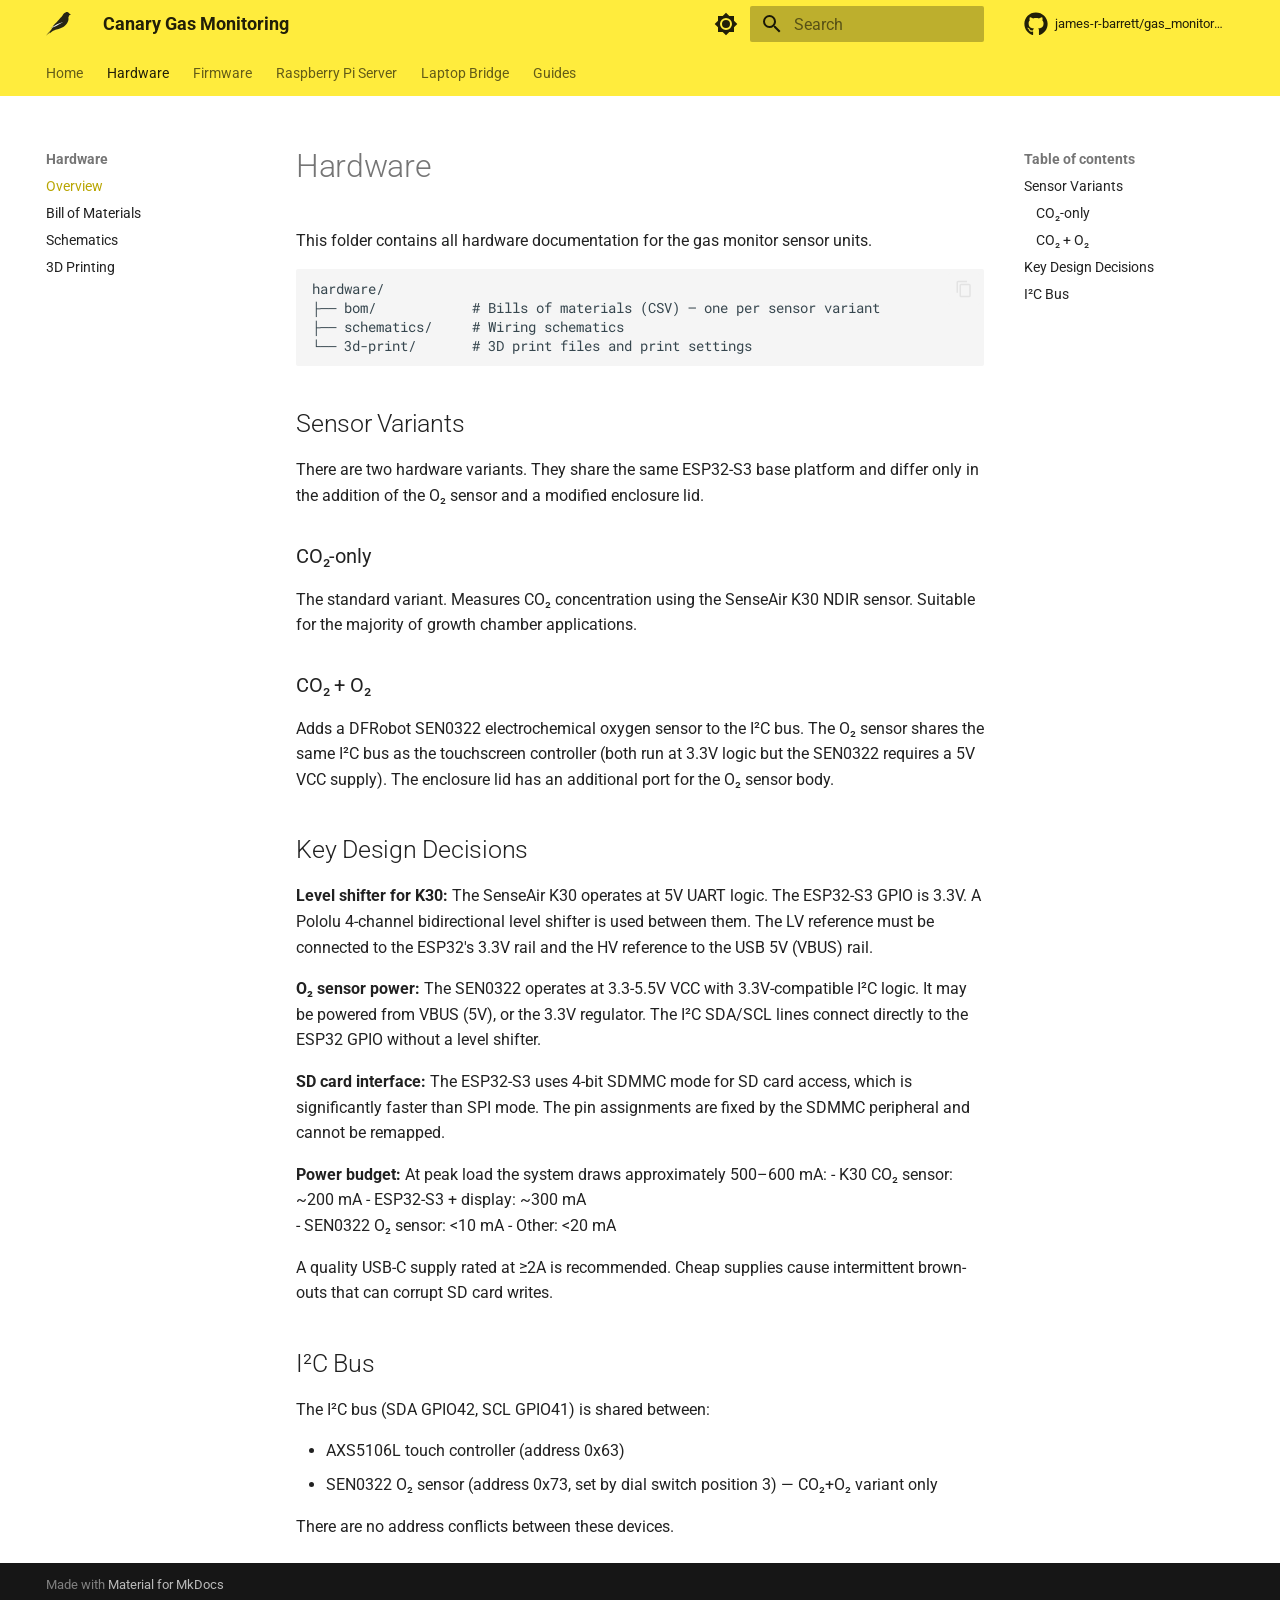
<file: hardware/index.html>
<!doctype html>
<html lang="en" class="no-js">
  <head>
    
      <meta charset="utf-8">
      <meta name="viewport" content="width=device-width,initial-scale=1">
      
        <meta name="description" content="Open-source networked CO₂/O₂ monitoring for laboratory growth chambers">
      
      
        <meta name="author" content="James Barrett">
      
      
        <link rel="canonical" href="https://james-r-barrett.github.io/gas_monitoring/hardware/">
      
      
        <link rel="prev" href="..">
      
      
        <link rel="next" href="bom/">
      
      
        
      
      
      <link rel="icon" href="../images/icon.svg">
      <meta name="generator" content="mkdocs-1.6.1, mkdocs-material-9.7.6">
    
    
      
        <title>Overview - Canary Gas Monitoring</title>
      
    
    
      <link rel="stylesheet" href="../assets/stylesheets/main.484c7ddc.min.css">
      
        
        <link rel="stylesheet" href="../assets/stylesheets/palette.ab4e12ef.min.css">
      
      


    
    
      
    
    
      
        
        
        <link rel="preconnect" href="https://fonts.gstatic.com" crossorigin>
        <link rel="stylesheet" href="https://fonts.googleapis.com/css?family=Roboto:300,300i,400,400i,700,700i%7CRoboto+Mono:400,400i,700,700i&display=fallback">
        <style>:root{--md-text-font:"Roboto";--md-code-font:"Roboto Mono"}</style>
      
    
    
      <link rel="stylesheet" href="../stylesheets/extra.css">
    
    <script>__md_scope=new URL("..",location),__md_hash=e=>[...e].reduce(((e,_)=>(e<<5)-e+_.charCodeAt(0)),0),__md_get=(e,_=localStorage,t=__md_scope)=>JSON.parse(_.getItem(t.pathname+"."+e)),__md_set=(e,_,t=localStorage,a=__md_scope)=>{try{t.setItem(a.pathname+"."+e,JSON.stringify(_))}catch(e){}}</script>
    
      

    
    
  </head>
  
  
    
    
      
    
    
    
    
    <body dir="ltr" data-md-color-scheme="default" data-md-color-primary="yellow" data-md-color-accent="yellow">
  
    
    <input class="md-toggle" data-md-toggle="drawer" type="checkbox" id="__drawer" autocomplete="off">
    <input class="md-toggle" data-md-toggle="search" type="checkbox" id="__search" autocomplete="off">
    <label class="md-overlay" for="__drawer"></label>
    <div data-md-component="skip">
      
        
        <a href="#hardware" class="md-skip">
          Skip to content
        </a>
      
    </div>
    <div data-md-component="announce">
      
    </div>
    
    
      

<header class="md-header" data-md-component="header">
  <nav class="md-header__inner md-grid" aria-label="Header">
    <a href=".." title="Canary Gas Monitoring" class="md-header__button md-logo" aria-label="Canary Gas Monitoring" data-md-component="logo">
      
  <img src="../images/icon.svg" alt="logo">

    </a>
    <label class="md-header__button md-icon" for="__drawer">
      
      <svg xmlns="http://www.w3.org/2000/svg" viewBox="0 0 24 24"><path d="M3 6h18v2H3zm0 5h18v2H3zm0 5h18v2H3z"/></svg>
    </label>
    <div class="md-header__title" data-md-component="header-title">
      <div class="md-header__ellipsis">
        <div class="md-header__topic">
          <span class="md-ellipsis">
            Canary Gas Monitoring
          </span>
        </div>
        <div class="md-header__topic" data-md-component="header-topic">
          <span class="md-ellipsis">
            
              Overview
            
          </span>
        </div>
      </div>
    </div>
    
      
        <form class="md-header__option" data-md-component="palette">
  
    
    
    
    <input class="md-option" data-md-color-media="" data-md-color-scheme="default" data-md-color-primary="yellow" data-md-color-accent="yellow"  aria-label="Switch to dark mode"  type="radio" name="__palette" id="__palette_0">
    
      <label class="md-header__button md-icon" title="Switch to dark mode" for="__palette_1" hidden>
        <svg xmlns="http://www.w3.org/2000/svg" viewBox="0 0 24 24"><path d="M12 8a4 4 0 0 0-4 4 4 4 0 0 0 4 4 4 4 0 0 0 4-4 4 4 0 0 0-4-4m0 10a6 6 0 0 1-6-6 6 6 0 0 1 6-6 6 6 0 0 1 6 6 6 6 0 0 1-6 6m8-9.31V4h-4.69L12 .69 8.69 4H4v4.69L.69 12 4 15.31V20h4.69L12 23.31 15.31 20H20v-4.69L23.31 12z"/></svg>
      </label>
    
  
    
    
    
    <input class="md-option" data-md-color-media="" data-md-color-scheme="slate" data-md-color-primary="teal" data-md-color-accent="teal"  aria-label="Switch to light mode"  type="radio" name="__palette" id="__palette_1">
    
      <label class="md-header__button md-icon" title="Switch to light mode" for="__palette_0" hidden>
        <svg xmlns="http://www.w3.org/2000/svg" viewBox="0 0 24 24"><path d="M12 18c-.89 0-1.74-.2-2.5-.55C11.56 16.5 13 14.42 13 12s-1.44-4.5-3.5-5.45C10.26 6.2 11.11 6 12 6a6 6 0 0 1 6 6 6 6 0 0 1-6 6m8-9.31V4h-4.69L12 .69 8.69 4H4v4.69L.69 12 4 15.31V20h4.69L12 23.31 15.31 20H20v-4.69L23.31 12z"/></svg>
      </label>
    
  
</form>
      
    
    
      <script>var palette=__md_get("__palette");if(palette&&palette.color){if("(prefers-color-scheme)"===palette.color.media){var media=matchMedia("(prefers-color-scheme: light)"),input=document.querySelector(media.matches?"[data-md-color-media='(prefers-color-scheme: light)']":"[data-md-color-media='(prefers-color-scheme: dark)']");palette.color.media=input.getAttribute("data-md-color-media"),palette.color.scheme=input.getAttribute("data-md-color-scheme"),palette.color.primary=input.getAttribute("data-md-color-primary"),palette.color.accent=input.getAttribute("data-md-color-accent")}for(var[key,value]of Object.entries(palette.color))document.body.setAttribute("data-md-color-"+key,value)}</script>
    
    
    
      
      
        <label class="md-header__button md-icon" for="__search">
          
          <svg xmlns="http://www.w3.org/2000/svg" viewBox="0 0 24 24"><path d="M9.5 3A6.5 6.5 0 0 1 16 9.5c0 1.61-.59 3.09-1.56 4.23l.27.27h.79l5 5-1.5 1.5-5-5v-.79l-.27-.27A6.52 6.52 0 0 1 9.5 16 6.5 6.5 0 0 1 3 9.5 6.5 6.5 0 0 1 9.5 3m0 2C7 5 5 7 5 9.5S7 14 9.5 14 14 12 14 9.5 12 5 9.5 5"/></svg>
        </label>
        <div class="md-search" data-md-component="search" role="dialog">
  <label class="md-search__overlay" for="__search"></label>
  <div class="md-search__inner" role="search">
    <form class="md-search__form" name="search">
      <input type="text" class="md-search__input" name="query" aria-label="Search" placeholder="Search" autocapitalize="off" autocorrect="off" autocomplete="off" spellcheck="false" data-md-component="search-query" required>
      <label class="md-search__icon md-icon" for="__search">
        
        <svg xmlns="http://www.w3.org/2000/svg" viewBox="0 0 24 24"><path d="M9.5 3A6.5 6.5 0 0 1 16 9.5c0 1.61-.59 3.09-1.56 4.23l.27.27h.79l5 5-1.5 1.5-5-5v-.79l-.27-.27A6.52 6.52 0 0 1 9.5 16 6.5 6.5 0 0 1 3 9.5 6.5 6.5 0 0 1 9.5 3m0 2C7 5 5 7 5 9.5S7 14 9.5 14 14 12 14 9.5 12 5 9.5 5"/></svg>
        
        <svg xmlns="http://www.w3.org/2000/svg" viewBox="0 0 24 24"><path d="M20 11v2H8l5.5 5.5-1.42 1.42L4.16 12l7.92-7.92L13.5 5.5 8 11z"/></svg>
      </label>
      <nav class="md-search__options" aria-label="Search">
        
        <button type="reset" class="md-search__icon md-icon" title="Clear" aria-label="Clear" tabindex="-1">
          
          <svg xmlns="http://www.w3.org/2000/svg" viewBox="0 0 24 24"><path d="M19 6.41 17.59 5 12 10.59 6.41 5 5 6.41 10.59 12 5 17.59 6.41 19 12 13.41 17.59 19 19 17.59 13.41 12z"/></svg>
        </button>
      </nav>
      
    </form>
    <div class="md-search__output">
      <div class="md-search__scrollwrap" tabindex="0" data-md-scrollfix>
        <div class="md-search-result" data-md-component="search-result">
          <div class="md-search-result__meta">
            Initializing search
          </div>
          <ol class="md-search-result__list" role="presentation"></ol>
        </div>
      </div>
    </div>
  </div>
</div>
      
    
    
      <div class="md-header__source">
        <a href="https://github.com/james-r-barrett/gas_monitoring" title="Go to repository" class="md-source" data-md-component="source">
  <div class="md-source__icon md-icon">
    
    <svg xmlns="http://www.w3.org/2000/svg" viewBox="0 0 512 512"><!--! Font Awesome Free 7.1.0 by @fontawesome - https://fontawesome.com License - https://fontawesome.com/license/free (Icons: CC BY 4.0, Fonts: SIL OFL 1.1, Code: MIT License) Copyright 2025 Fonticons, Inc.--><path d="M173.9 397.4c0 2-2.3 3.6-5.2 3.6-3.3.3-5.6-1.3-5.6-3.6 0-2 2.3-3.6 5.2-3.6 3-.3 5.6 1.3 5.6 3.6m-31.1-4.5c-.7 2 1.3 4.3 4.3 4.9 2.6 1 5.6 0 6.2-2s-1.3-4.3-4.3-5.2c-2.6-.7-5.5.3-6.2 2.3m44.2-1.7c-2.9.7-4.9 2.6-4.6 4.9.3 2 2.9 3.3 5.9 2.6 2.9-.7 4.9-2.6 4.6-4.6-.3-1.9-3-3.2-5.9-2.9M252.8 8C114.1 8 8 113.3 8 252c0 110.9 69.8 205.8 169.5 239.2 12.8 2.3 17.3-5.6 17.3-12.1 0-6.2-.3-40.4-.3-61.4 0 0-70 15-84.7-29.8 0 0-11.4-29.1-27.8-36.6 0 0-22.9-15.7 1.6-15.4 0 0 24.9 2 38.6 25.8 21.9 38.6 58.6 27.5 72.9 20.9 2.3-16 8.8-27.1 16-33.7-55.9-6.2-112.3-14.3-112.3-110.5 0-27.5 7.6-41.3 23.6-58.9-2.6-6.5-11.1-33.3 2.6-67.9 20.9-6.5 69 27 69 27 20-5.6 41.5-8.5 62.8-8.5s42.8 2.9 62.8 8.5c0 0 48.1-33.6 69-27 13.7 34.7 5.2 61.4 2.6 67.9 16 17.7 25.8 31.5 25.8 58.9 0 96.5-58.9 104.2-114.8 110.5 9.2 7.9 17 22.9 17 46.4 0 33.7-.3 75.4-.3 83.6 0 6.5 4.6 14.4 17.3 12.1C436.2 457.8 504 362.9 504 252 504 113.3 391.5 8 252.8 8M105.2 352.9c-1.3 1-1 3.3.7 5.2 1.6 1.6 3.9 2.3 5.2 1 1.3-1 1-3.3-.7-5.2-1.6-1.6-3.9-2.3-5.2-1m-10.8-8.1c-.7 1.3.3 2.9 2.3 3.9 1.6 1 3.6.7 4.3-.7.7-1.3-.3-2.9-2.3-3.9-2-.6-3.6-.3-4.3.7m32.4 35.6c-1.6 1.3-1 4.3 1.3 6.2 2.3 2.3 5.2 2.6 6.5 1 1.3-1.3.7-4.3-1.3-6.2-2.2-2.3-5.2-2.6-6.5-1m-11.4-14.7c-1.6 1-1.6 3.6 0 5.9s4.3 3.3 5.6 2.3c1.6-1.3 1.6-3.9 0-6.2-1.4-2.3-4-3.3-5.6-2"/></svg>
  </div>
  <div class="md-source__repository">
    james-r-barrett/gas_monitoring
  </div>
</a>
      </div>
    
  </nav>
  
</header>
    
    <div class="md-container" data-md-component="container">
      
      
        
          
            
<nav class="md-tabs" aria-label="Tabs" data-md-component="tabs">
  <div class="md-grid">
    <ul class="md-tabs__list">
      
        
  
  
  
  
    <li class="md-tabs__item">
      <a href=".." class="md-tabs__link">
        
  
  
    
  
  Home

      </a>
    </li>
  

      
        
  
  
  
    
  
  
    
    
      <li class="md-tabs__item md-tabs__item--active">
        <a href="./" class="md-tabs__link">
          
  
  
  Hardware

        </a>
      </li>
    
  

      
        
  
  
  
  
    
    
      <li class="md-tabs__item">
        <a href="../firmware/" class="md-tabs__link">
          
  
  
  Firmware

        </a>
      </li>
    
  

      
        
  
  
  
  
    <li class="md-tabs__item">
      <a href="../server/" class="md-tabs__link">
        
  
  
    
  
  Raspberry Pi Server

      </a>
    </li>
  

      
        
  
  
  
  
    <li class="md-tabs__item">
      <a href="../laptop-bridge" class="md-tabs__link">
        
  
  
    
  
  Laptop Bridge

      </a>
    </li>
  

      
        
  
  
  
  
    
    
      <li class="md-tabs__item">
        <a href="../guides/user-guide/" class="md-tabs__link">
          
  
  
  Guides

        </a>
      </li>
    
  

      
    </ul>
  </div>
</nav>
          
        
      
      <main class="md-main" data-md-component="main">
        <div class="md-main__inner md-grid">
          
            
              
              <div class="md-sidebar md-sidebar--primary" data-md-component="sidebar" data-md-type="navigation" >
                <div class="md-sidebar__scrollwrap">
                  <div class="md-sidebar__inner">
                    


  


<nav class="md-nav md-nav--primary md-nav--lifted" aria-label="Navigation" data-md-level="0">
  <label class="md-nav__title" for="__drawer">
    <a href=".." title="Canary Gas Monitoring" class="md-nav__button md-logo" aria-label="Canary Gas Monitoring" data-md-component="logo">
      
  <img src="../images/icon.svg" alt="logo">

    </a>
    Canary Gas Monitoring
  </label>
  
    <div class="md-nav__source">
      <a href="https://github.com/james-r-barrett/gas_monitoring" title="Go to repository" class="md-source" data-md-component="source">
  <div class="md-source__icon md-icon">
    
    <svg xmlns="http://www.w3.org/2000/svg" viewBox="0 0 512 512"><!--! Font Awesome Free 7.1.0 by @fontawesome - https://fontawesome.com License - https://fontawesome.com/license/free (Icons: CC BY 4.0, Fonts: SIL OFL 1.1, Code: MIT License) Copyright 2025 Fonticons, Inc.--><path d="M173.9 397.4c0 2-2.3 3.6-5.2 3.6-3.3.3-5.6-1.3-5.6-3.6 0-2 2.3-3.6 5.2-3.6 3-.3 5.6 1.3 5.6 3.6m-31.1-4.5c-.7 2 1.3 4.3 4.3 4.9 2.6 1 5.6 0 6.2-2s-1.3-4.3-4.3-5.2c-2.6-.7-5.5.3-6.2 2.3m44.2-1.7c-2.9.7-4.9 2.6-4.6 4.9.3 2 2.9 3.3 5.9 2.6 2.9-.7 4.9-2.6 4.6-4.6-.3-1.9-3-3.2-5.9-2.9M252.8 8C114.1 8 8 113.3 8 252c0 110.9 69.8 205.8 169.5 239.2 12.8 2.3 17.3-5.6 17.3-12.1 0-6.2-.3-40.4-.3-61.4 0 0-70 15-84.7-29.8 0 0-11.4-29.1-27.8-36.6 0 0-22.9-15.7 1.6-15.4 0 0 24.9 2 38.6 25.8 21.9 38.6 58.6 27.5 72.9 20.9 2.3-16 8.8-27.1 16-33.7-55.9-6.2-112.3-14.3-112.3-110.5 0-27.5 7.6-41.3 23.6-58.9-2.6-6.5-11.1-33.3 2.6-67.9 20.9-6.5 69 27 69 27 20-5.6 41.5-8.5 62.8-8.5s42.8 2.9 62.8 8.5c0 0 48.1-33.6 69-27 13.7 34.7 5.2 61.4 2.6 67.9 16 17.7 25.8 31.5 25.8 58.9 0 96.5-58.9 104.2-114.8 110.5 9.2 7.9 17 22.9 17 46.4 0 33.7-.3 75.4-.3 83.6 0 6.5 4.6 14.4 17.3 12.1C436.2 457.8 504 362.9 504 252 504 113.3 391.5 8 252.8 8M105.2 352.9c-1.3 1-1 3.3.7 5.2 1.6 1.6 3.9 2.3 5.2 1 1.3-1 1-3.3-.7-5.2-1.6-1.6-3.9-2.3-5.2-1m-10.8-8.1c-.7 1.3.3 2.9 2.3 3.9 1.6 1 3.6.7 4.3-.7.7-1.3-.3-2.9-2.3-3.9-2-.6-3.6-.3-4.3.7m32.4 35.6c-1.6 1.3-1 4.3 1.3 6.2 2.3 2.3 5.2 2.6 6.5 1 1.3-1.3.7-4.3-1.3-6.2-2.2-2.3-5.2-2.6-6.5-1m-11.4-14.7c-1.6 1-1.6 3.6 0 5.9s4.3 3.3 5.6 2.3c1.6-1.3 1.6-3.9 0-6.2-1.4-2.3-4-3.3-5.6-2"/></svg>
  </div>
  <div class="md-source__repository">
    james-r-barrett/gas_monitoring
  </div>
</a>
    </div>
  
  <ul class="md-nav__list" data-md-scrollfix>
    
      
      
  
  
  
  
    <li class="md-nav__item">
      <a href=".." class="md-nav__link">
        
  
  
  <span class="md-ellipsis">
    
  
    Home
  

    
  </span>
  
  

      </a>
    </li>
  

    
      
      
  
  
    
  
  
  
    
    
    
    
      
        
        
      
      
        
      
    
    
    <li class="md-nav__item md-nav__item--active md-nav__item--section md-nav__item--nested">
      
        
        
        <input class="md-nav__toggle md-toggle " type="checkbox" id="__nav_2" checked>
        
          
          <label class="md-nav__link" for="__nav_2" id="__nav_2_label" tabindex="">
            
  
  
  <span class="md-ellipsis">
    
  
    Hardware
  

    
  </span>
  
  

            <span class="md-nav__icon md-icon"></span>
          </label>
        
        <nav class="md-nav" data-md-level="1" aria-labelledby="__nav_2_label" aria-expanded="true">
          <label class="md-nav__title" for="__nav_2">
            <span class="md-nav__icon md-icon"></span>
            
  
    Hardware
  

          </label>
          <ul class="md-nav__list" data-md-scrollfix>
            
              
                
  
  
    
  
  
  
    <li class="md-nav__item md-nav__item--active">
      
      <input class="md-nav__toggle md-toggle" type="checkbox" id="__toc">
      
      
        
      
      
        <label class="md-nav__link md-nav__link--active" for="__toc">
          
  
  
  <span class="md-ellipsis">
    
  
    Overview
  

    
  </span>
  
  

          <span class="md-nav__icon md-icon"></span>
        </label>
      
      <a href="./" class="md-nav__link md-nav__link--active">
        
  
  
  <span class="md-ellipsis">
    
  
    Overview
  

    
  </span>
  
  

      </a>
      
        

<nav class="md-nav md-nav--secondary" aria-label="Table of contents">
  
  
  
    
  
  
    <label class="md-nav__title" for="__toc">
      <span class="md-nav__icon md-icon"></span>
      Table of contents
    </label>
    <ul class="md-nav__list" data-md-component="toc" data-md-scrollfix>
      
        <li class="md-nav__item">
  <a href="#sensor-variants" class="md-nav__link">
    <span class="md-ellipsis">
      
        Sensor Variants
      
    </span>
  </a>
  
    <nav class="md-nav" aria-label="Sensor Variants">
      <ul class="md-nav__list">
        
          <li class="md-nav__item">
  <a href="#co2-only" class="md-nav__link">
    <span class="md-ellipsis">
      
        CO₂-only
      
    </span>
  </a>
  
</li>
        
          <li class="md-nav__item">
  <a href="#co2-o2" class="md-nav__link">
    <span class="md-ellipsis">
      
        CO₂ + O₂
      
    </span>
  </a>
  
</li>
        
      </ul>
    </nav>
  
</li>
      
        <li class="md-nav__item">
  <a href="#key-design-decisions" class="md-nav__link">
    <span class="md-ellipsis">
      
        Key Design Decisions
      
    </span>
  </a>
  
</li>
      
        <li class="md-nav__item">
  <a href="#i2c-bus" class="md-nav__link">
    <span class="md-ellipsis">
      
        I²C Bus
      
    </span>
  </a>
  
</li>
      
    </ul>
  
</nav>
      
    </li>
  

              
            
              
                
  
  
  
  
    <li class="md-nav__item">
      <a href="bom/" class="md-nav__link">
        
  
  
  <span class="md-ellipsis">
    
  
    Bill of Materials
  

    
  </span>
  
  

      </a>
    </li>
  

              
            
              
                
  
  
  
  
    <li class="md-nav__item">
      <a href="schematics/" class="md-nav__link">
        
  
  
  <span class="md-ellipsis">
    
  
    Schematics
  

    
  </span>
  
  

      </a>
    </li>
  

              
            
              
                
  
  
  
  
    <li class="md-nav__item">
      <a href="3d-print/" class="md-nav__link">
        
  
  
  <span class="md-ellipsis">
    
  
    3D Printing
  

    
  </span>
  
  

      </a>
    </li>
  

              
            
          </ul>
        </nav>
      
    </li>
  

    
      
      
  
  
  
  
    
    
    
    
      
      
        
      
    
    
    <li class="md-nav__item md-nav__item--nested">
      
        
        
        <input class="md-nav__toggle md-toggle " type="checkbox" id="__nav_3" >
        
          
          <label class="md-nav__link" for="__nav_3" id="__nav_3_label" tabindex="0">
            
  
  
  <span class="md-ellipsis">
    
  
    Firmware
  

    
  </span>
  
  

            <span class="md-nav__icon md-icon"></span>
          </label>
        
        <nav class="md-nav" data-md-level="1" aria-labelledby="__nav_3_label" aria-expanded="false">
          <label class="md-nav__title" for="__nav_3">
            <span class="md-nav__icon md-icon"></span>
            
  
    Firmware
  

          </label>
          <ul class="md-nav__list" data-md-scrollfix>
            
              
                
  
  
  
  
    <li class="md-nav__item">
      <a href="../firmware/" class="md-nav__link">
        
  
  
  <span class="md-ellipsis">
    
  
    Setup & Flashing
  

    
  </span>
  
  

      </a>
    </li>
  

              
            
              
                
  
  
  
  
    <li class="md-nav__item">
      <a href="../firmware/co2_monitor/" class="md-nav__link">
        
  
  
  <span class="md-ellipsis">
    
  
    CO₂ Monitor
  

    
  </span>
  
  

      </a>
    </li>
  

              
            
              
                
  
  
  
  
    <li class="md-nav__item">
      <a href="../firmware/co2_o2_monitor/" class="md-nav__link">
        
  
  
  <span class="md-ellipsis">
    
  
    CO₂ + O₂ Monitor
  

    
  </span>
  
  

      </a>
    </li>
  

              
            
          </ul>
        </nav>
      
    </li>
  

    
      
      
  
  
  
  
    <li class="md-nav__item">
      <a href="../server/" class="md-nav__link">
        
  
  
  <span class="md-ellipsis">
    
  
    Raspberry Pi Server
  

    
  </span>
  
  

      </a>
    </li>
  

    
      
      
  
  
  
  
    <li class="md-nav__item">
      <a href="../laptop-bridge" class="md-nav__link">
        
  
  
  <span class="md-ellipsis">
    
  
    Laptop Bridge
  

    
  </span>
  
  

      </a>
    </li>
  

    
      
      
  
  
  
  
    
    
    
    
      
      
        
      
    
    
    <li class="md-nav__item md-nav__item--nested">
      
        
        
        <input class="md-nav__toggle md-toggle " type="checkbox" id="__nav_6" >
        
          
          <label class="md-nav__link" for="__nav_6" id="__nav_6_label" tabindex="0">
            
  
  
  <span class="md-ellipsis">
    
  
    Guides
  

    
  </span>
  
  

            <span class="md-nav__icon md-icon"></span>
          </label>
        
        <nav class="md-nav" data-md-level="1" aria-labelledby="__nav_6_label" aria-expanded="false">
          <label class="md-nav__title" for="__nav_6">
            <span class="md-nav__icon md-icon"></span>
            
  
    Guides
  

          </label>
          <ul class="md-nav__list" data-md-scrollfix>
            
              
                
  
  
  
  
    <li class="md-nav__item">
      <a href="../guides/user-guide/" class="md-nav__link">
        
  
  
  <span class="md-ellipsis">
    
  
    User Guide
  

    
  </span>
  
  

      </a>
    </li>
  

              
            
              
                
  
  
  
  
    <li class="md-nav__item">
      <a href="../guides/assembly/" class="md-nav__link">
        
  
  
  <span class="md-ellipsis">
    
  
    Assembly
  

    
  </span>
  
  

      </a>
    </li>
  

              
            
          </ul>
        </nav>
      
    </li>
  

    
  </ul>
</nav>
                  </div>
                </div>
              </div>
            
            
              
              <div class="md-sidebar md-sidebar--secondary" data-md-component="sidebar" data-md-type="toc" >
                <div class="md-sidebar__scrollwrap">
                  <div class="md-sidebar__inner">
                    

<nav class="md-nav md-nav--secondary" aria-label="Table of contents">
  
  
  
    
  
  
    <label class="md-nav__title" for="__toc">
      <span class="md-nav__icon md-icon"></span>
      Table of contents
    </label>
    <ul class="md-nav__list" data-md-component="toc" data-md-scrollfix>
      
        <li class="md-nav__item">
  <a href="#sensor-variants" class="md-nav__link">
    <span class="md-ellipsis">
      
        Sensor Variants
      
    </span>
  </a>
  
    <nav class="md-nav" aria-label="Sensor Variants">
      <ul class="md-nav__list">
        
          <li class="md-nav__item">
  <a href="#co2-only" class="md-nav__link">
    <span class="md-ellipsis">
      
        CO₂-only
      
    </span>
  </a>
  
</li>
        
          <li class="md-nav__item">
  <a href="#co2-o2" class="md-nav__link">
    <span class="md-ellipsis">
      
        CO₂ + O₂
      
    </span>
  </a>
  
</li>
        
      </ul>
    </nav>
  
</li>
      
        <li class="md-nav__item">
  <a href="#key-design-decisions" class="md-nav__link">
    <span class="md-ellipsis">
      
        Key Design Decisions
      
    </span>
  </a>
  
</li>
      
        <li class="md-nav__item">
  <a href="#i2c-bus" class="md-nav__link">
    <span class="md-ellipsis">
      
        I²C Bus
      
    </span>
  </a>
  
</li>
      
    </ul>
  
</nav>
                  </div>
                </div>
              </div>
            
          
          
            <div class="md-content" data-md-component="content">
              
              <article class="md-content__inner md-typeset">
                
                  


  
  


<h1 id="hardware">Hardware<a class="headerlink" href="#hardware" title="Permanent link">&para;</a></h1>
<p>This folder contains all hardware documentation for the gas monitor sensor units.</p>
<div class="highlight"><pre><span></span><code><a id="__codelineno-0-1" name="__codelineno-0-1" href="#__codelineno-0-1"></a>hardware/
<a id="__codelineno-0-2" name="__codelineno-0-2" href="#__codelineno-0-2"></a>├── bom/            # Bills of materials (CSV) — one per sensor variant
<a id="__codelineno-0-3" name="__codelineno-0-3" href="#__codelineno-0-3"></a>├── schematics/     # Wiring schematics
<a id="__codelineno-0-4" name="__codelineno-0-4" href="#__codelineno-0-4"></a>└── 3d-print/       # 3D print files and print settings
</code></pre></div>
<h2 id="sensor-variants">Sensor Variants<a class="headerlink" href="#sensor-variants" title="Permanent link">&para;</a></h2>
<p>There are two hardware variants. They share the same ESP32-S3 base platform and differ only in the addition of the O₂ sensor and a modified enclosure lid.</p>
<h3 id="co2-only">CO₂-only<a class="headerlink" href="#co2-only" title="Permanent link">&para;</a></h3>
<p>The standard variant. Measures CO₂ concentration using the SenseAir K30 NDIR sensor. Suitable for the majority of growth chamber applications.</p>
<h3 id="co2-o2">CO₂ + O₂<a class="headerlink" href="#co2-o2" title="Permanent link">&para;</a></h3>
<p>Adds a DFRobot SEN0322 electrochemical oxygen sensor to the I²C bus. The O₂ sensor shares the same I²C bus as the touchscreen controller (both run at 3.3V logic but the SEN0322 requires a 5V VCC supply). The enclosure lid has an additional port for the O₂ sensor body.</p>
<h2 id="key-design-decisions">Key Design Decisions<a class="headerlink" href="#key-design-decisions" title="Permanent link">&para;</a></h2>
<p><strong>Level shifter for K30:</strong> The SenseAir K30 operates at 5V UART logic. The ESP32-S3 GPIO is 3.3V. A Pololu 4-channel bidirectional level shifter is used between them. The LV reference must be connected to the ESP32's 3.3V rail and the HV reference to the USB 5V (VBUS) rail.</p>
<p><strong>O₂ sensor power:</strong> The SEN0322 operates at 3.3-5.5V VCC with  3.3V-compatible I²C logic. It may be powered from VBUS (5V), or the 3.3V regulator. The I²C SDA/SCL lines connect directly to the ESP32 GPIO without a level shifter.</p>
<p><strong>SD card interface:</strong> The ESP32-S3 uses 4-bit SDMMC mode for SD card access, which is significantly faster than SPI mode. The pin assignments are fixed by the SDMMC peripheral and cannot be remapped.</p>
<p><strong>Power budget:</strong> At peak load the system draws approximately 500–600 mA:
- K30 CO₂ sensor: ~200 mA
- ESP32-S3 + display: ~300 mA<br />
- SEN0322 O₂ sensor: &lt;10 mA
- Other: &lt;20 mA</p>
<p>A quality USB-C supply rated at ≥2A is recommended. Cheap supplies cause intermittent brown-outs that can corrupt SD card writes.</p>
<h2 id="i2c-bus">I²C Bus<a class="headerlink" href="#i2c-bus" title="Permanent link">&para;</a></h2>
<p>The I²C bus (SDA GPIO42, SCL GPIO41) is shared between:</p>
<ul>
<li>AXS5106L touch controller (address 0x63)</li>
<li>SEN0322 O₂ sensor (address 0x73, set by dial switch position 3) — CO₂+O₂ variant only</li>
</ul>
<p>There are no address conflicts between these devices.</p>












                
              </article>
            </div>
          
          
<script>var target=document.getElementById(location.hash.slice(1));target&&target.name&&(target.checked=target.name.startsWith("__tabbed_"))</script>
        </div>
        
          <button type="button" class="md-top md-icon" data-md-component="top" hidden>
  
  <svg xmlns="http://www.w3.org/2000/svg" viewBox="0 0 24 24"><path d="M13 20h-2V8l-5.5 5.5-1.42-1.42L12 4.16l7.92 7.92-1.42 1.42L13 8z"/></svg>
  Back to top
</button>
        
      </main>
      
        <footer class="md-footer">
  
  <div class="md-footer-meta md-typeset">
    <div class="md-footer-meta__inner md-grid">
      <div class="md-copyright">
  
  
    Made with
    <a href="https://squidfunk.github.io/mkdocs-material/" target="_blank" rel="noopener">
      Material for MkDocs
    </a>
  
</div>
      
    </div>
  </div>
</footer>
      
    </div>
    <div class="md-dialog" data-md-component="dialog">
      <div class="md-dialog__inner md-typeset"></div>
    </div>
    
    
    
      
      
      <script id="__config" type="application/json">{"annotate": null, "base": "..", "features": ["navigation.tabs", "navigation.instant", "navigation.sections", "navigation.top", "search.highlight", "content.code.copy"], "search": "../assets/javascripts/workers/search.2c215733.min.js", "tags": null, "translations": {"clipboard.copied": "Copied to clipboard", "clipboard.copy": "Copy to clipboard", "search.result.more.one": "1 more on this page", "search.result.more.other": "# more on this page", "search.result.none": "No matching documents", "search.result.one": "1 matching document", "search.result.other": "# matching documents", "search.result.placeholder": "Type to start searching", "search.result.term.missing": "Missing", "select.version": "Select version"}, "version": null}</script>
    
    
      <script src="../assets/javascripts/bundle.79ae519e.min.js"></script>
      
    
  </body>
</html>
</file>
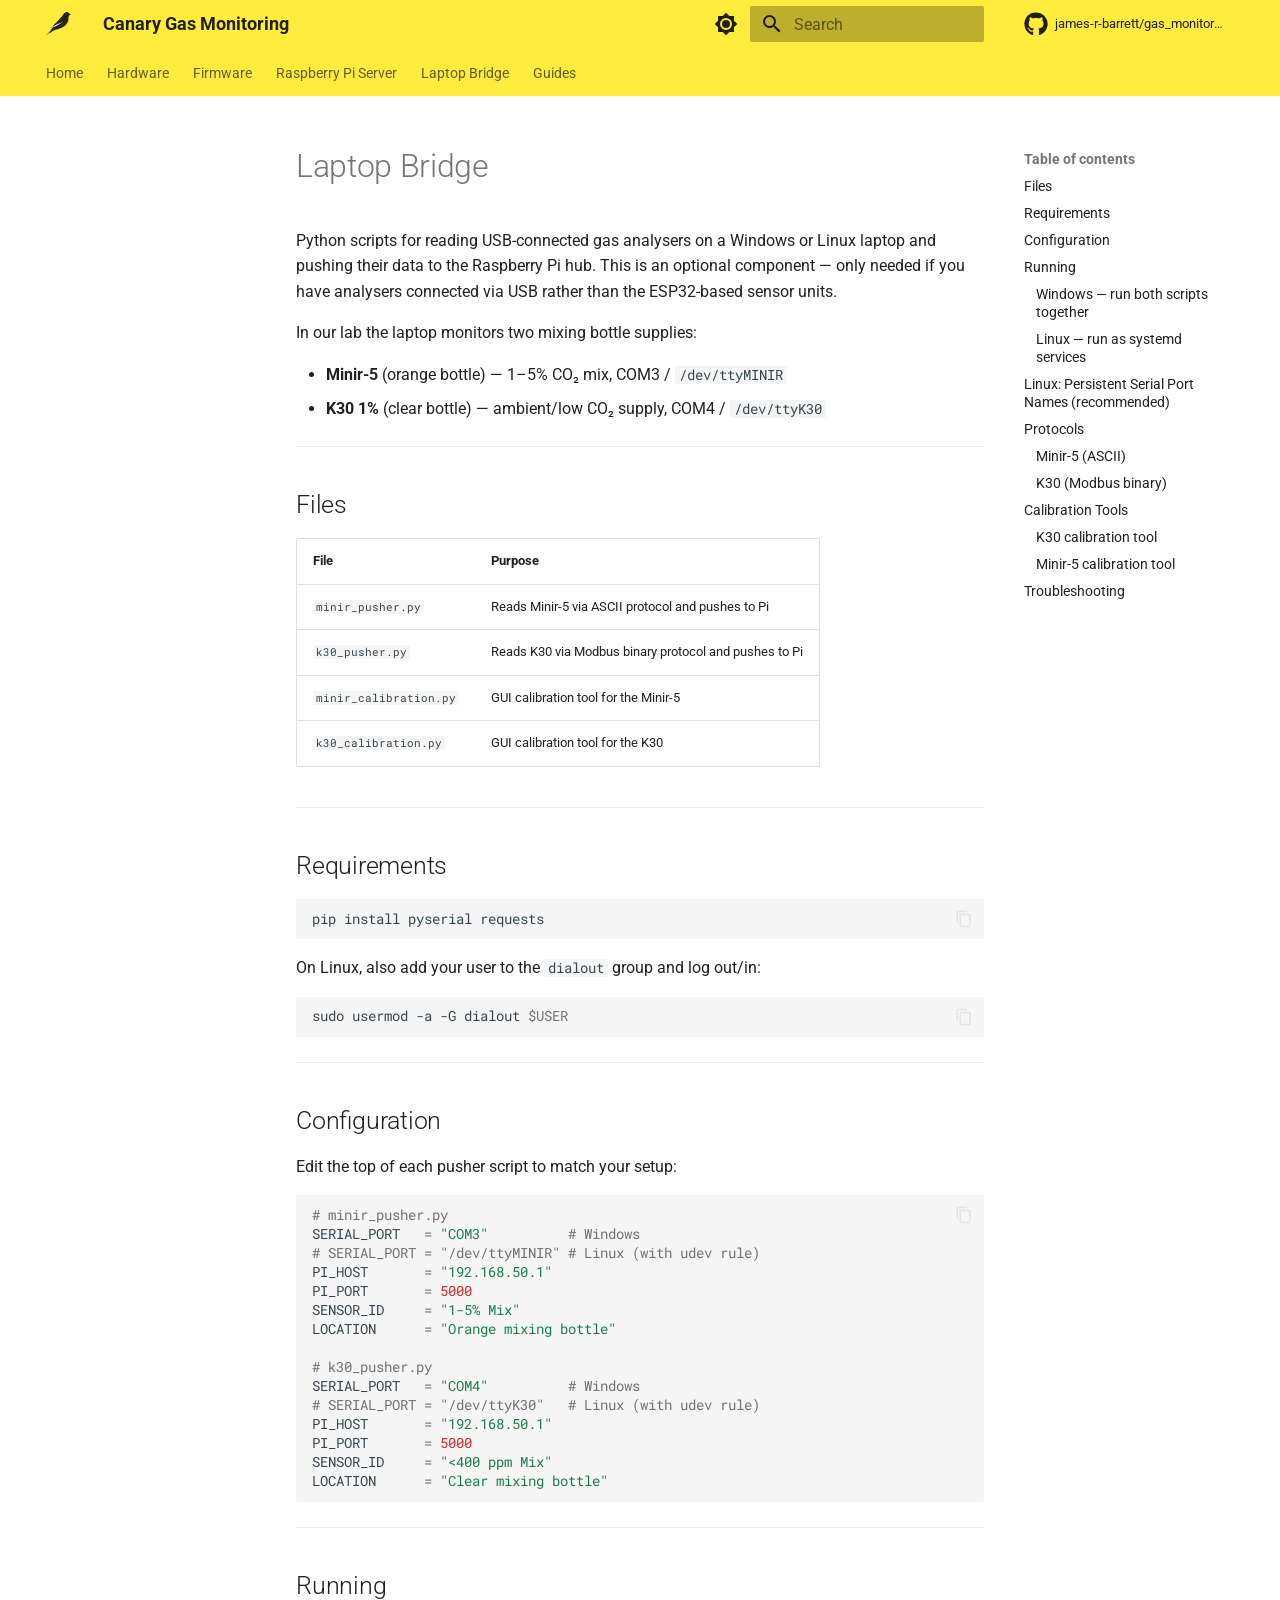
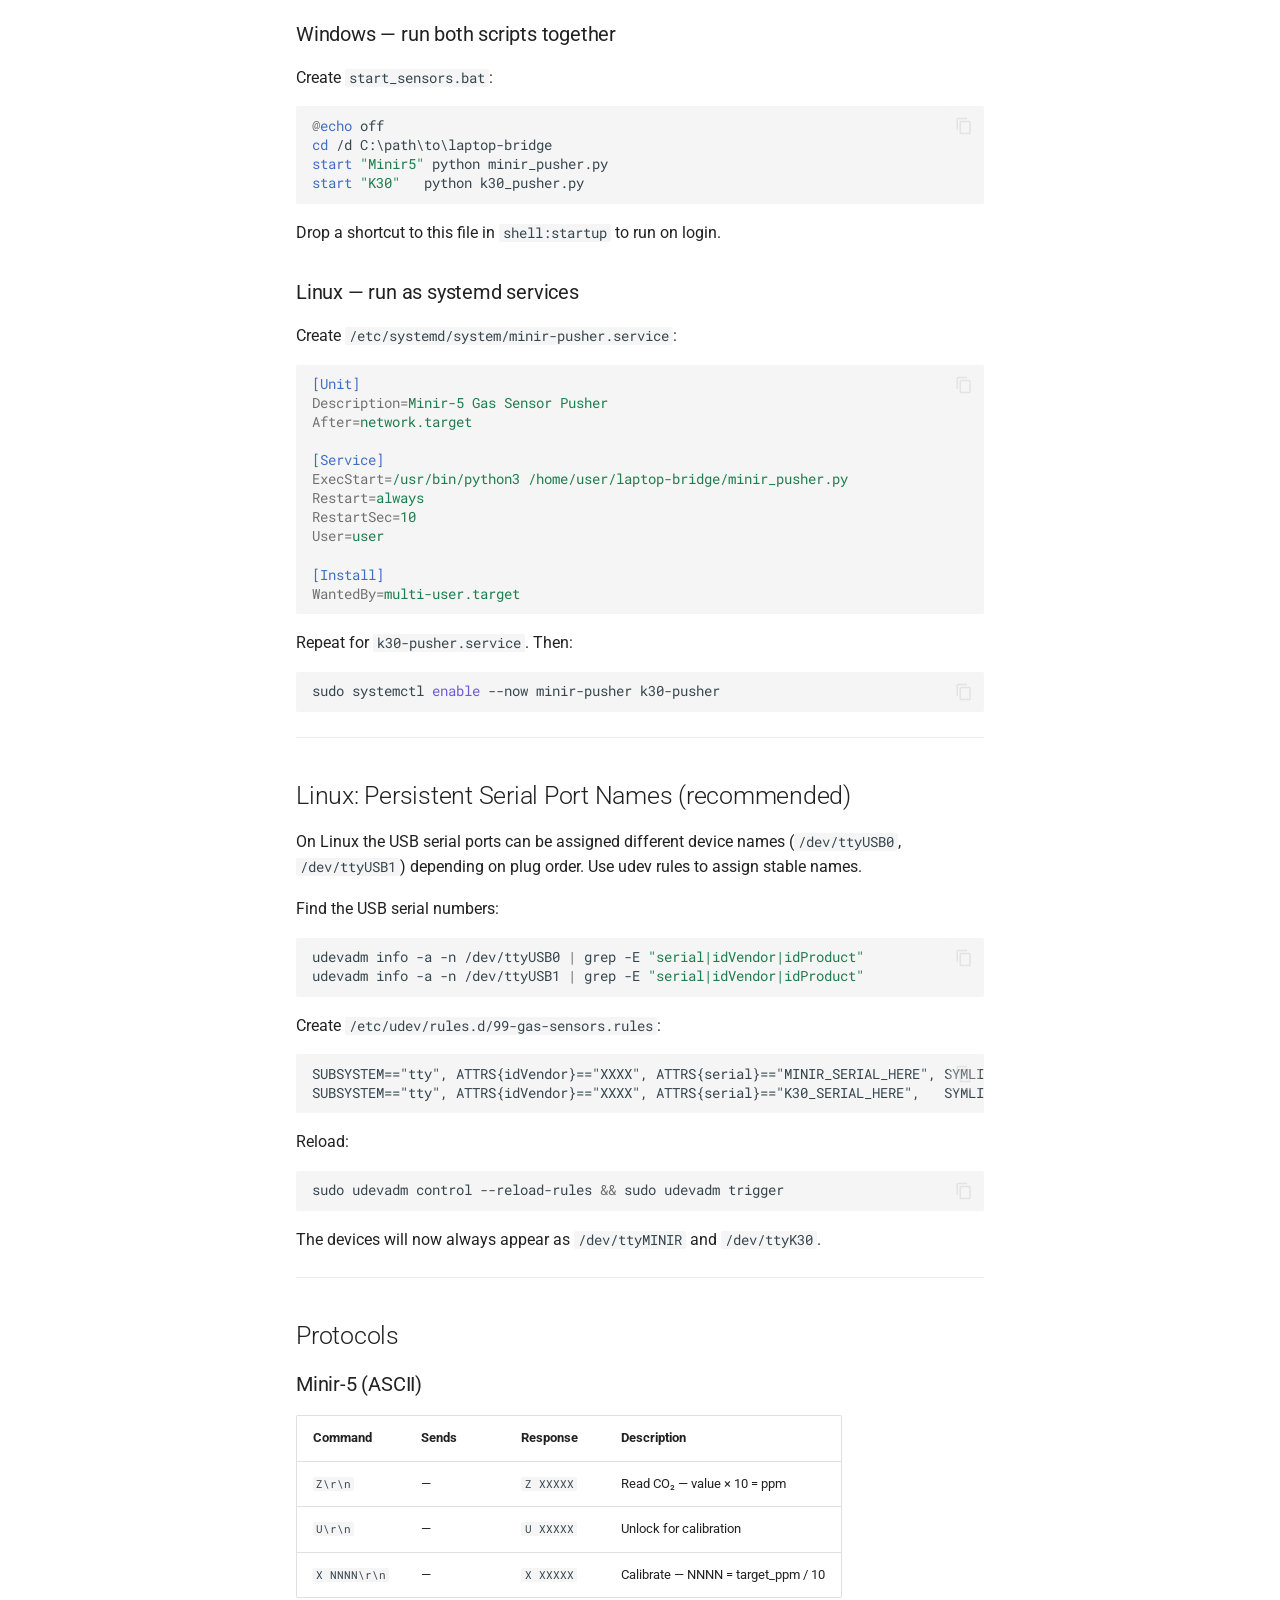
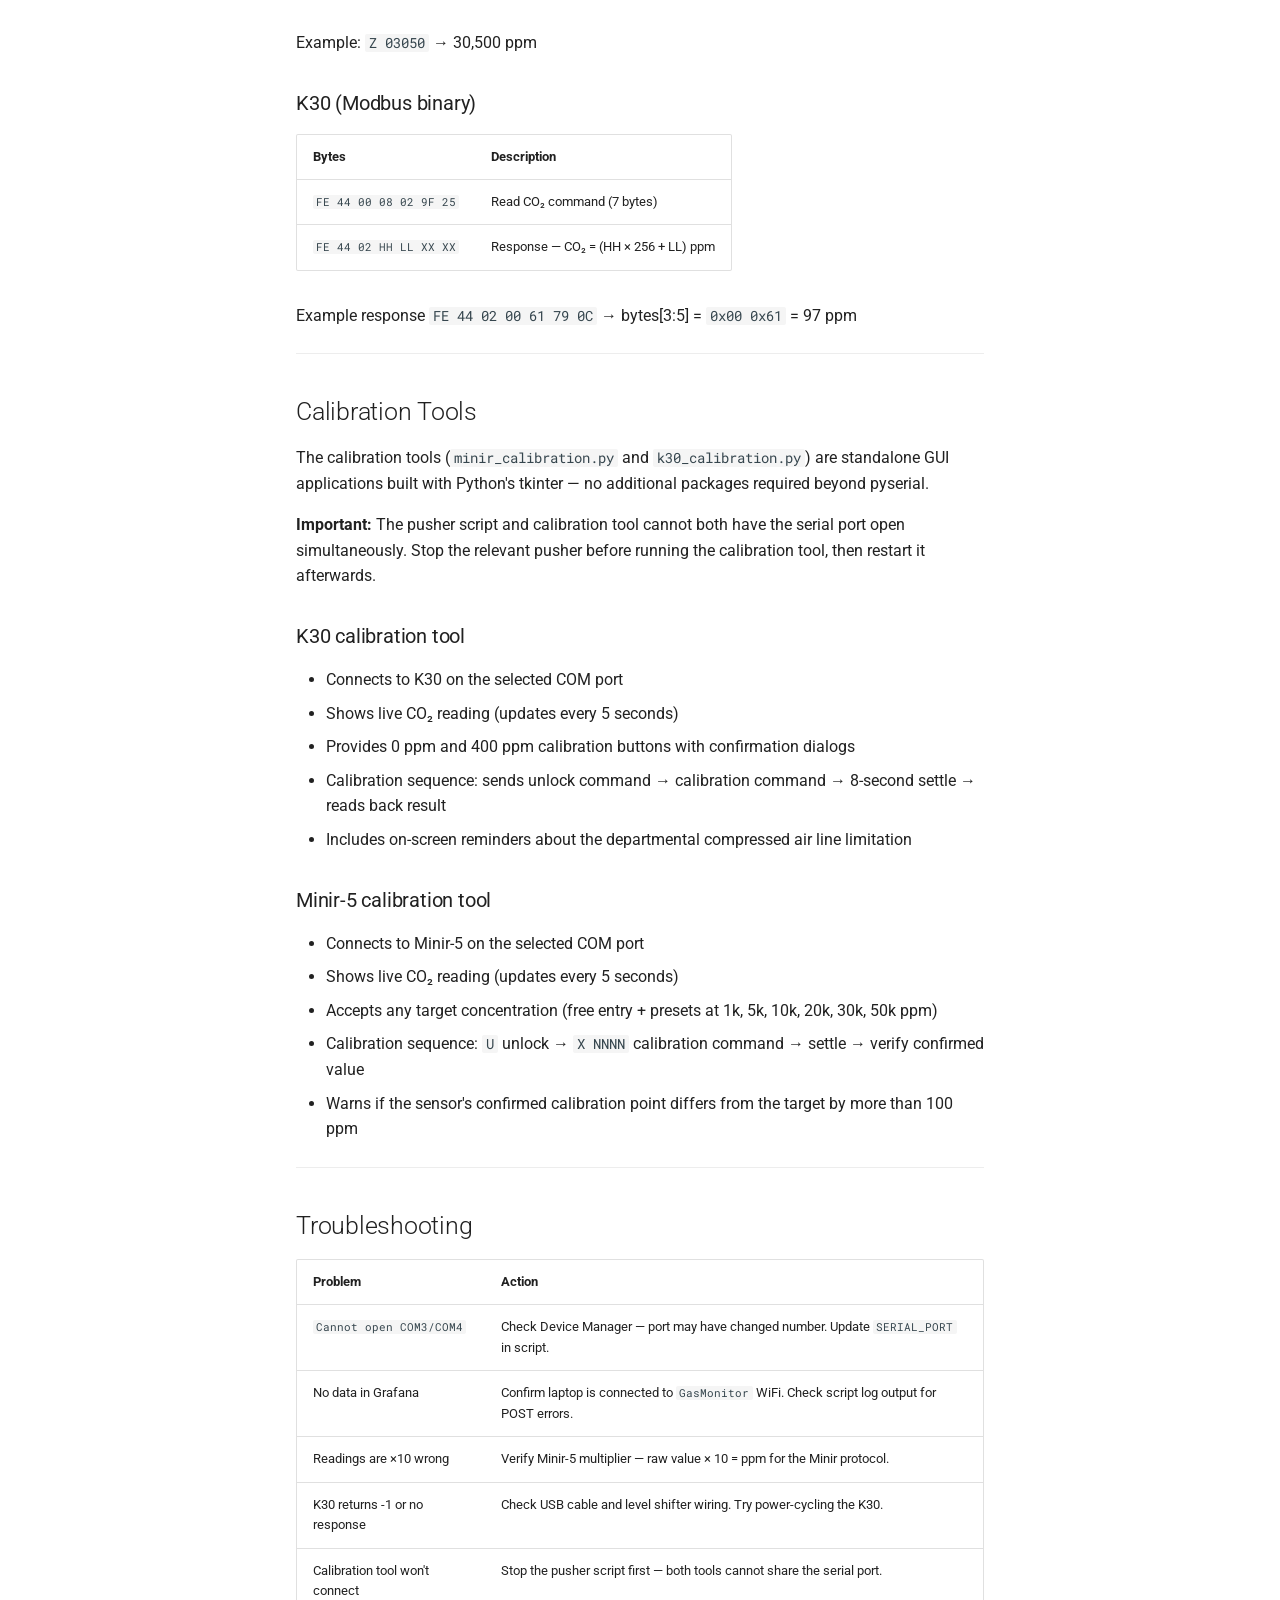
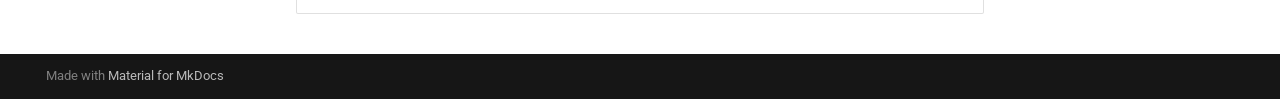
<file: laptop-bridge/index.html>
<!doctype html>
<html lang="en" class="no-js">
  <head>
    
      <meta charset="utf-8">
      <meta name="viewport" content="width=device-width,initial-scale=1">
      
        <meta name="description" content="Open-source networked CO₂/O₂ monitoring for laboratory growth chambers">
      
      
        <meta name="author" content="James Barrett">
      
      
        <link rel="canonical" href="https://james-r-barrett.github.io/gas_monitoring/laptop-bridge/">
      
      
      
      
        
      
      
      <link rel="icon" href="../images/icon.svg">
      <meta name="generator" content="mkdocs-1.6.1, mkdocs-material-9.7.6">
    
    
      
        <title>Laptop Bridge - Canary Gas Monitoring</title>
      
    
    
      <link rel="stylesheet" href="../assets/stylesheets/main.484c7ddc.min.css">
      
        
        <link rel="stylesheet" href="../assets/stylesheets/palette.ab4e12ef.min.css">
      
      


    
    
      
    
    
      
        
        
        <link rel="preconnect" href="https://fonts.gstatic.com" crossorigin>
        <link rel="stylesheet" href="https://fonts.googleapis.com/css?family=Roboto:300,300i,400,400i,700,700i%7CRoboto+Mono:400,400i,700,700i&display=fallback">
        <style>:root{--md-text-font:"Roboto";--md-code-font:"Roboto Mono"}</style>
      
    
    
      <link rel="stylesheet" href="../stylesheets/extra.css">
    
    <script>__md_scope=new URL("..",location),__md_hash=e=>[...e].reduce(((e,_)=>(e<<5)-e+_.charCodeAt(0)),0),__md_get=(e,_=localStorage,t=__md_scope)=>JSON.parse(_.getItem(t.pathname+"."+e)),__md_set=(e,_,t=localStorage,a=__md_scope)=>{try{t.setItem(a.pathname+"."+e,JSON.stringify(_))}catch(e){}}</script>
    
      

    
    
  </head>
  
  
    
    
      
    
    
    
    
    <body dir="ltr" data-md-color-scheme="default" data-md-color-primary="yellow" data-md-color-accent="yellow">
  
    
    <input class="md-toggle" data-md-toggle="drawer" type="checkbox" id="__drawer" autocomplete="off">
    <input class="md-toggle" data-md-toggle="search" type="checkbox" id="__search" autocomplete="off">
    <label class="md-overlay" for="__drawer"></label>
    <div data-md-component="skip">
      
        
        <a href="#laptop-bridge" class="md-skip">
          Skip to content
        </a>
      
    </div>
    <div data-md-component="announce">
      
    </div>
    
    
      

<header class="md-header" data-md-component="header">
  <nav class="md-header__inner md-grid" aria-label="Header">
    <a href=".." title="Canary Gas Monitoring" class="md-header__button md-logo" aria-label="Canary Gas Monitoring" data-md-component="logo">
      
  <img src="../images/icon.svg" alt="logo">

    </a>
    <label class="md-header__button md-icon" for="__drawer">
      
      <svg xmlns="http://www.w3.org/2000/svg" viewBox="0 0 24 24"><path d="M3 6h18v2H3zm0 5h18v2H3zm0 5h18v2H3z"/></svg>
    </label>
    <div class="md-header__title" data-md-component="header-title">
      <div class="md-header__ellipsis">
        <div class="md-header__topic">
          <span class="md-ellipsis">
            Canary Gas Monitoring
          </span>
        </div>
        <div class="md-header__topic" data-md-component="header-topic">
          <span class="md-ellipsis">
            
              Laptop Bridge
            
          </span>
        </div>
      </div>
    </div>
    
      
        <form class="md-header__option" data-md-component="palette">
  
    
    
    
    <input class="md-option" data-md-color-media="" data-md-color-scheme="default" data-md-color-primary="yellow" data-md-color-accent="yellow"  aria-label="Switch to dark mode"  type="radio" name="__palette" id="__palette_0">
    
      <label class="md-header__button md-icon" title="Switch to dark mode" for="__palette_1" hidden>
        <svg xmlns="http://www.w3.org/2000/svg" viewBox="0 0 24 24"><path d="M12 8a4 4 0 0 0-4 4 4 4 0 0 0 4 4 4 4 0 0 0 4-4 4 4 0 0 0-4-4m0 10a6 6 0 0 1-6-6 6 6 0 0 1 6-6 6 6 0 0 1 6 6 6 6 0 0 1-6 6m8-9.31V4h-4.69L12 .69 8.69 4H4v4.69L.69 12 4 15.31V20h4.69L12 23.31 15.31 20H20v-4.69L23.31 12z"/></svg>
      </label>
    
  
    
    
    
    <input class="md-option" data-md-color-media="" data-md-color-scheme="slate" data-md-color-primary="teal" data-md-color-accent="teal"  aria-label="Switch to light mode"  type="radio" name="__palette" id="__palette_1">
    
      <label class="md-header__button md-icon" title="Switch to light mode" for="__palette_0" hidden>
        <svg xmlns="http://www.w3.org/2000/svg" viewBox="0 0 24 24"><path d="M12 18c-.89 0-1.74-.2-2.5-.55C11.56 16.5 13 14.42 13 12s-1.44-4.5-3.5-5.45C10.26 6.2 11.11 6 12 6a6 6 0 0 1 6 6 6 6 0 0 1-6 6m8-9.31V4h-4.69L12 .69 8.69 4H4v4.69L.69 12 4 15.31V20h4.69L12 23.31 15.31 20H20v-4.69L23.31 12z"/></svg>
      </label>
    
  
</form>
      
    
    
      <script>var palette=__md_get("__palette");if(palette&&palette.color){if("(prefers-color-scheme)"===palette.color.media){var media=matchMedia("(prefers-color-scheme: light)"),input=document.querySelector(media.matches?"[data-md-color-media='(prefers-color-scheme: light)']":"[data-md-color-media='(prefers-color-scheme: dark)']");palette.color.media=input.getAttribute("data-md-color-media"),palette.color.scheme=input.getAttribute("data-md-color-scheme"),palette.color.primary=input.getAttribute("data-md-color-primary"),palette.color.accent=input.getAttribute("data-md-color-accent")}for(var[key,value]of Object.entries(palette.color))document.body.setAttribute("data-md-color-"+key,value)}</script>
    
    
    
      
      
        <label class="md-header__button md-icon" for="__search">
          
          <svg xmlns="http://www.w3.org/2000/svg" viewBox="0 0 24 24"><path d="M9.5 3A6.5 6.5 0 0 1 16 9.5c0 1.61-.59 3.09-1.56 4.23l.27.27h.79l5 5-1.5 1.5-5-5v-.79l-.27-.27A6.52 6.52 0 0 1 9.5 16 6.5 6.5 0 0 1 3 9.5 6.5 6.5 0 0 1 9.5 3m0 2C7 5 5 7 5 9.5S7 14 9.5 14 14 12 14 9.5 12 5 9.5 5"/></svg>
        </label>
        <div class="md-search" data-md-component="search" role="dialog">
  <label class="md-search__overlay" for="__search"></label>
  <div class="md-search__inner" role="search">
    <form class="md-search__form" name="search">
      <input type="text" class="md-search__input" name="query" aria-label="Search" placeholder="Search" autocapitalize="off" autocorrect="off" autocomplete="off" spellcheck="false" data-md-component="search-query" required>
      <label class="md-search__icon md-icon" for="__search">
        
        <svg xmlns="http://www.w3.org/2000/svg" viewBox="0 0 24 24"><path d="M9.5 3A6.5 6.5 0 0 1 16 9.5c0 1.61-.59 3.09-1.56 4.23l.27.27h.79l5 5-1.5 1.5-5-5v-.79l-.27-.27A6.52 6.52 0 0 1 9.5 16 6.5 6.5 0 0 1 3 9.5 6.5 6.5 0 0 1 9.5 3m0 2C7 5 5 7 5 9.5S7 14 9.5 14 14 12 14 9.5 12 5 9.5 5"/></svg>
        
        <svg xmlns="http://www.w3.org/2000/svg" viewBox="0 0 24 24"><path d="M20 11v2H8l5.5 5.5-1.42 1.42L4.16 12l7.92-7.92L13.5 5.5 8 11z"/></svg>
      </label>
      <nav class="md-search__options" aria-label="Search">
        
        <button type="reset" class="md-search__icon md-icon" title="Clear" aria-label="Clear" tabindex="-1">
          
          <svg xmlns="http://www.w3.org/2000/svg" viewBox="0 0 24 24"><path d="M19 6.41 17.59 5 12 10.59 6.41 5 5 6.41 10.59 12 5 17.59 6.41 19 12 13.41 17.59 19 19 17.59 13.41 12z"/></svg>
        </button>
      </nav>
      
    </form>
    <div class="md-search__output">
      <div class="md-search__scrollwrap" tabindex="0" data-md-scrollfix>
        <div class="md-search-result" data-md-component="search-result">
          <div class="md-search-result__meta">
            Initializing search
          </div>
          <ol class="md-search-result__list" role="presentation"></ol>
        </div>
      </div>
    </div>
  </div>
</div>
      
    
    
      <div class="md-header__source">
        <a href="https://github.com/james-r-barrett/gas_monitoring" title="Go to repository" class="md-source" data-md-component="source">
  <div class="md-source__icon md-icon">
    
    <svg xmlns="http://www.w3.org/2000/svg" viewBox="0 0 512 512"><!--! Font Awesome Free 7.1.0 by @fontawesome - https://fontawesome.com License - https://fontawesome.com/license/free (Icons: CC BY 4.0, Fonts: SIL OFL 1.1, Code: MIT License) Copyright 2025 Fonticons, Inc.--><path d="M173.9 397.4c0 2-2.3 3.6-5.2 3.6-3.3.3-5.6-1.3-5.6-3.6 0-2 2.3-3.6 5.2-3.6 3-.3 5.6 1.3 5.6 3.6m-31.1-4.5c-.7 2 1.3 4.3 4.3 4.9 2.6 1 5.6 0 6.2-2s-1.3-4.3-4.3-5.2c-2.6-.7-5.5.3-6.2 2.3m44.2-1.7c-2.9.7-4.9 2.6-4.6 4.9.3 2 2.9 3.3 5.9 2.6 2.9-.7 4.9-2.6 4.6-4.6-.3-1.9-3-3.2-5.9-2.9M252.8 8C114.1 8 8 113.3 8 252c0 110.9 69.8 205.8 169.5 239.2 12.8 2.3 17.3-5.6 17.3-12.1 0-6.2-.3-40.4-.3-61.4 0 0-70 15-84.7-29.8 0 0-11.4-29.1-27.8-36.6 0 0-22.9-15.7 1.6-15.4 0 0 24.9 2 38.6 25.8 21.9 38.6 58.6 27.5 72.9 20.9 2.3-16 8.8-27.1 16-33.7-55.9-6.2-112.3-14.3-112.3-110.5 0-27.5 7.6-41.3 23.6-58.9-2.6-6.5-11.1-33.3 2.6-67.9 20.9-6.5 69 27 69 27 20-5.6 41.5-8.5 62.8-8.5s42.8 2.9 62.8 8.5c0 0 48.1-33.6 69-27 13.7 34.7 5.2 61.4 2.6 67.9 16 17.7 25.8 31.5 25.8 58.9 0 96.5-58.9 104.2-114.8 110.5 9.2 7.9 17 22.9 17 46.4 0 33.7-.3 75.4-.3 83.6 0 6.5 4.6 14.4 17.3 12.1C436.2 457.8 504 362.9 504 252 504 113.3 391.5 8 252.8 8M105.2 352.9c-1.3 1-1 3.3.7 5.2 1.6 1.6 3.9 2.3 5.2 1 1.3-1 1-3.3-.7-5.2-1.6-1.6-3.9-2.3-5.2-1m-10.8-8.1c-.7 1.3.3 2.9 2.3 3.9 1.6 1 3.6.7 4.3-.7.7-1.3-.3-2.9-2.3-3.9-2-.6-3.6-.3-4.3.7m32.4 35.6c-1.6 1.3-1 4.3 1.3 6.2 2.3 2.3 5.2 2.6 6.5 1 1.3-1.3.7-4.3-1.3-6.2-2.2-2.3-5.2-2.6-6.5-1m-11.4-14.7c-1.6 1-1.6 3.6 0 5.9s4.3 3.3 5.6 2.3c1.6-1.3 1.6-3.9 0-6.2-1.4-2.3-4-3.3-5.6-2"/></svg>
  </div>
  <div class="md-source__repository">
    james-r-barrett/gas_monitoring
  </div>
</a>
      </div>
    
  </nav>
  
</header>
    
    <div class="md-container" data-md-component="container">
      
      
        
          
            
<nav class="md-tabs" aria-label="Tabs" data-md-component="tabs">
  <div class="md-grid">
    <ul class="md-tabs__list">
      
        
  
  
  
  
    <li class="md-tabs__item">
      <a href=".." class="md-tabs__link">
        
  
  
    
  
  Home

      </a>
    </li>
  

      
        
  
  
  
  
    
    
      <li class="md-tabs__item">
        <a href="../hardware/" class="md-tabs__link">
          
  
  
  Hardware

        </a>
      </li>
    
  

      
        
  
  
  
  
    
    
      <li class="md-tabs__item">
        <a href="../firmware/" class="md-tabs__link">
          
  
  
  Firmware

        </a>
      </li>
    
  

      
        
  
  
  
  
    <li class="md-tabs__item">
      <a href="../server/" class="md-tabs__link">
        
  
  
    
  
  Raspberry Pi Server

      </a>
    </li>
  

      
        
  
  
  
  
    <li class="md-tabs__item">
      <a href="." class="md-tabs__link">
        
  
  
    
  
  Laptop Bridge

      </a>
    </li>
  

      
        
  
  
  
  
    
    
      <li class="md-tabs__item">
        <a href="../guides/user-guide/" class="md-tabs__link">
          
  
  
  Guides

        </a>
      </li>
    
  

      
    </ul>
  </div>
</nav>
          
        
      
      <main class="md-main" data-md-component="main">
        <div class="md-main__inner md-grid">
          
            
              
              <div class="md-sidebar md-sidebar--primary" data-md-component="sidebar" data-md-type="navigation" >
                <div class="md-sidebar__scrollwrap">
                  <div class="md-sidebar__inner">
                    


  


<nav class="md-nav md-nav--primary md-nav--lifted" aria-label="Navigation" data-md-level="0">
  <label class="md-nav__title" for="__drawer">
    <a href=".." title="Canary Gas Monitoring" class="md-nav__button md-logo" aria-label="Canary Gas Monitoring" data-md-component="logo">
      
  <img src="../images/icon.svg" alt="logo">

    </a>
    Canary Gas Monitoring
  </label>
  
    <div class="md-nav__source">
      <a href="https://github.com/james-r-barrett/gas_monitoring" title="Go to repository" class="md-source" data-md-component="source">
  <div class="md-source__icon md-icon">
    
    <svg xmlns="http://www.w3.org/2000/svg" viewBox="0 0 512 512"><!--! Font Awesome Free 7.1.0 by @fontawesome - https://fontawesome.com License - https://fontawesome.com/license/free (Icons: CC BY 4.0, Fonts: SIL OFL 1.1, Code: MIT License) Copyright 2025 Fonticons, Inc.--><path d="M173.9 397.4c0 2-2.3 3.6-5.2 3.6-3.3.3-5.6-1.3-5.6-3.6 0-2 2.3-3.6 5.2-3.6 3-.3 5.6 1.3 5.6 3.6m-31.1-4.5c-.7 2 1.3 4.3 4.3 4.9 2.6 1 5.6 0 6.2-2s-1.3-4.3-4.3-5.2c-2.6-.7-5.5.3-6.2 2.3m44.2-1.7c-2.9.7-4.9 2.6-4.6 4.9.3 2 2.9 3.3 5.9 2.6 2.9-.7 4.9-2.6 4.6-4.6-.3-1.9-3-3.2-5.9-2.9M252.8 8C114.1 8 8 113.3 8 252c0 110.9 69.8 205.8 169.5 239.2 12.8 2.3 17.3-5.6 17.3-12.1 0-6.2-.3-40.4-.3-61.4 0 0-70 15-84.7-29.8 0 0-11.4-29.1-27.8-36.6 0 0-22.9-15.7 1.6-15.4 0 0 24.9 2 38.6 25.8 21.9 38.6 58.6 27.5 72.9 20.9 2.3-16 8.8-27.1 16-33.7-55.9-6.2-112.3-14.3-112.3-110.5 0-27.5 7.6-41.3 23.6-58.9-2.6-6.5-11.1-33.3 2.6-67.9 20.9-6.5 69 27 69 27 20-5.6 41.5-8.5 62.8-8.5s42.8 2.9 62.8 8.5c0 0 48.1-33.6 69-27 13.7 34.7 5.2 61.4 2.6 67.9 16 17.7 25.8 31.5 25.8 58.9 0 96.5-58.9 104.2-114.8 110.5 9.2 7.9 17 22.9 17 46.4 0 33.7-.3 75.4-.3 83.6 0 6.5 4.6 14.4 17.3 12.1C436.2 457.8 504 362.9 504 252 504 113.3 391.5 8 252.8 8M105.2 352.9c-1.3 1-1 3.3.7 5.2 1.6 1.6 3.9 2.3 5.2 1 1.3-1 1-3.3-.7-5.2-1.6-1.6-3.9-2.3-5.2-1m-10.8-8.1c-.7 1.3.3 2.9 2.3 3.9 1.6 1 3.6.7 4.3-.7.7-1.3-.3-2.9-2.3-3.9-2-.6-3.6-.3-4.3.7m32.4 35.6c-1.6 1.3-1 4.3 1.3 6.2 2.3 2.3 5.2 2.6 6.5 1 1.3-1.3.7-4.3-1.3-6.2-2.2-2.3-5.2-2.6-6.5-1m-11.4-14.7c-1.6 1-1.6 3.6 0 5.9s4.3 3.3 5.6 2.3c1.6-1.3 1.6-3.9 0-6.2-1.4-2.3-4-3.3-5.6-2"/></svg>
  </div>
  <div class="md-source__repository">
    james-r-barrett/gas_monitoring
  </div>
</a>
    </div>
  
  <ul class="md-nav__list" data-md-scrollfix>
    
      
      
  
  
  
  
    <li class="md-nav__item">
      <a href=".." class="md-nav__link">
        
  
  
  <span class="md-ellipsis">
    
  
    Home
  

    
  </span>
  
  

      </a>
    </li>
  

    
      
      
  
  
  
  
    
    
    
    
      
      
        
      
    
    
    <li class="md-nav__item md-nav__item--nested">
      
        
        
        <input class="md-nav__toggle md-toggle " type="checkbox" id="__nav_2" >
        
          
          <label class="md-nav__link" for="__nav_2" id="__nav_2_label" tabindex="0">
            
  
  
  <span class="md-ellipsis">
    
  
    Hardware
  

    
  </span>
  
  

            <span class="md-nav__icon md-icon"></span>
          </label>
        
        <nav class="md-nav" data-md-level="1" aria-labelledby="__nav_2_label" aria-expanded="false">
          <label class="md-nav__title" for="__nav_2">
            <span class="md-nav__icon md-icon"></span>
            
  
    Hardware
  

          </label>
          <ul class="md-nav__list" data-md-scrollfix>
            
              
                
  
  
  
  
    <li class="md-nav__item">
      <a href="../hardware/" class="md-nav__link">
        
  
  
  <span class="md-ellipsis">
    
  
    Overview
  

    
  </span>
  
  

      </a>
    </li>
  

              
            
              
                
  
  
  
  
    <li class="md-nav__item">
      <a href="../hardware/bom/" class="md-nav__link">
        
  
  
  <span class="md-ellipsis">
    
  
    Bill of Materials
  

    
  </span>
  
  

      </a>
    </li>
  

              
            
              
                
  
  
  
  
    <li class="md-nav__item">
      <a href="../hardware/schematics/" class="md-nav__link">
        
  
  
  <span class="md-ellipsis">
    
  
    Schematics
  

    
  </span>
  
  

      </a>
    </li>
  

              
            
              
                
  
  
  
  
    <li class="md-nav__item">
      <a href="../hardware/3d-print/" class="md-nav__link">
        
  
  
  <span class="md-ellipsis">
    
  
    3D Printing
  

    
  </span>
  
  

      </a>
    </li>
  

              
            
          </ul>
        </nav>
      
    </li>
  

    
      
      
  
  
  
  
    
    
    
    
      
      
        
      
    
    
    <li class="md-nav__item md-nav__item--nested">
      
        
        
        <input class="md-nav__toggle md-toggle " type="checkbox" id="__nav_3" >
        
          
          <label class="md-nav__link" for="__nav_3" id="__nav_3_label" tabindex="0">
            
  
  
  <span class="md-ellipsis">
    
  
    Firmware
  

    
  </span>
  
  

            <span class="md-nav__icon md-icon"></span>
          </label>
        
        <nav class="md-nav" data-md-level="1" aria-labelledby="__nav_3_label" aria-expanded="false">
          <label class="md-nav__title" for="__nav_3">
            <span class="md-nav__icon md-icon"></span>
            
  
    Firmware
  

          </label>
          <ul class="md-nav__list" data-md-scrollfix>
            
              
                
  
  
  
  
    <li class="md-nav__item">
      <a href="../firmware/" class="md-nav__link">
        
  
  
  <span class="md-ellipsis">
    
  
    Setup & Flashing
  

    
  </span>
  
  

      </a>
    </li>
  

              
            
              
                
  
  
  
  
    <li class="md-nav__item">
      <a href="../firmware/co2_monitor/" class="md-nav__link">
        
  
  
  <span class="md-ellipsis">
    
  
    CO₂ Monitor
  

    
  </span>
  
  

      </a>
    </li>
  

              
            
              
                
  
  
  
  
    <li class="md-nav__item">
      <a href="../firmware/co2_o2_monitor/" class="md-nav__link">
        
  
  
  <span class="md-ellipsis">
    
  
    CO₂ + O₂ Monitor
  

    
  </span>
  
  

      </a>
    </li>
  

              
            
          </ul>
        </nav>
      
    </li>
  

    
      
      
  
  
  
  
    <li class="md-nav__item">
      <a href="../server/" class="md-nav__link">
        
  
  
  <span class="md-ellipsis">
    
  
    Raspberry Pi Server
  

    
  </span>
  
  

      </a>
    </li>
  

    
      
      
  
  
  
  
    <li class="md-nav__item">
      <a href="." class="md-nav__link">
        
  
  
  <span class="md-ellipsis">
    
  
    Laptop Bridge
  

    
  </span>
  
  

      </a>
    </li>
  

    
      
      
  
  
  
  
    
    
    
    
      
      
        
      
    
    
    <li class="md-nav__item md-nav__item--nested">
      
        
        
        <input class="md-nav__toggle md-toggle " type="checkbox" id="__nav_6" >
        
          
          <label class="md-nav__link" for="__nav_6" id="__nav_6_label" tabindex="0">
            
  
  
  <span class="md-ellipsis">
    
  
    Guides
  

    
  </span>
  
  

            <span class="md-nav__icon md-icon"></span>
          </label>
        
        <nav class="md-nav" data-md-level="1" aria-labelledby="__nav_6_label" aria-expanded="false">
          <label class="md-nav__title" for="__nav_6">
            <span class="md-nav__icon md-icon"></span>
            
  
    Guides
  

          </label>
          <ul class="md-nav__list" data-md-scrollfix>
            
              
                
  
  
  
  
    <li class="md-nav__item">
      <a href="../guides/user-guide/" class="md-nav__link">
        
  
  
  <span class="md-ellipsis">
    
  
    User Guide
  

    
  </span>
  
  

      </a>
    </li>
  

              
            
              
                
  
  
  
  
    <li class="md-nav__item">
      <a href="../guides/assembly/" class="md-nav__link">
        
  
  
  <span class="md-ellipsis">
    
  
    Assembly
  

    
  </span>
  
  

      </a>
    </li>
  

              
            
          </ul>
        </nav>
      
    </li>
  

    
  </ul>
</nav>
                  </div>
                </div>
              </div>
            
            
              
              <div class="md-sidebar md-sidebar--secondary" data-md-component="sidebar" data-md-type="toc" >
                <div class="md-sidebar__scrollwrap">
                  <div class="md-sidebar__inner">
                    

<nav class="md-nav md-nav--secondary" aria-label="Table of contents">
  
  
  
    
  
  
    <label class="md-nav__title" for="__toc">
      <span class="md-nav__icon md-icon"></span>
      Table of contents
    </label>
    <ul class="md-nav__list" data-md-component="toc" data-md-scrollfix>
      
        <li class="md-nav__item">
  <a href="#files" class="md-nav__link">
    <span class="md-ellipsis">
      
        Files
      
    </span>
  </a>
  
</li>
      
        <li class="md-nav__item">
  <a href="#requirements" class="md-nav__link">
    <span class="md-ellipsis">
      
        Requirements
      
    </span>
  </a>
  
</li>
      
        <li class="md-nav__item">
  <a href="#configuration" class="md-nav__link">
    <span class="md-ellipsis">
      
        Configuration
      
    </span>
  </a>
  
</li>
      
        <li class="md-nav__item">
  <a href="#running" class="md-nav__link">
    <span class="md-ellipsis">
      
        Running
      
    </span>
  </a>
  
    <nav class="md-nav" aria-label="Running">
      <ul class="md-nav__list">
        
          <li class="md-nav__item">
  <a href="#windows-run-both-scripts-together" class="md-nav__link">
    <span class="md-ellipsis">
      
        Windows — run both scripts together
      
    </span>
  </a>
  
</li>
        
          <li class="md-nav__item">
  <a href="#linux-run-as-systemd-services" class="md-nav__link">
    <span class="md-ellipsis">
      
        Linux — run as systemd services
      
    </span>
  </a>
  
</li>
        
      </ul>
    </nav>
  
</li>
      
        <li class="md-nav__item">
  <a href="#linux-persistent-serial-port-names-recommended" class="md-nav__link">
    <span class="md-ellipsis">
      
        Linux: Persistent Serial Port Names (recommended)
      
    </span>
  </a>
  
</li>
      
        <li class="md-nav__item">
  <a href="#protocols" class="md-nav__link">
    <span class="md-ellipsis">
      
        Protocols
      
    </span>
  </a>
  
    <nav class="md-nav" aria-label="Protocols">
      <ul class="md-nav__list">
        
          <li class="md-nav__item">
  <a href="#minir-5-ascii" class="md-nav__link">
    <span class="md-ellipsis">
      
        Minir-5 (ASCII)
      
    </span>
  </a>
  
</li>
        
          <li class="md-nav__item">
  <a href="#k30-modbus-binary" class="md-nav__link">
    <span class="md-ellipsis">
      
        K30 (Modbus binary)
      
    </span>
  </a>
  
</li>
        
      </ul>
    </nav>
  
</li>
      
        <li class="md-nav__item">
  <a href="#calibration-tools" class="md-nav__link">
    <span class="md-ellipsis">
      
        Calibration Tools
      
    </span>
  </a>
  
    <nav class="md-nav" aria-label="Calibration Tools">
      <ul class="md-nav__list">
        
          <li class="md-nav__item">
  <a href="#k30-calibration-tool" class="md-nav__link">
    <span class="md-ellipsis">
      
        K30 calibration tool
      
    </span>
  </a>
  
</li>
        
          <li class="md-nav__item">
  <a href="#minir-5-calibration-tool" class="md-nav__link">
    <span class="md-ellipsis">
      
        Minir-5 calibration tool
      
    </span>
  </a>
  
</li>
        
      </ul>
    </nav>
  
</li>
      
        <li class="md-nav__item">
  <a href="#troubleshooting" class="md-nav__link">
    <span class="md-ellipsis">
      
        Troubleshooting
      
    </span>
  </a>
  
</li>
      
    </ul>
  
</nav>
                  </div>
                </div>
              </div>
            
          
          
            <div class="md-content" data-md-component="content">
              
              <article class="md-content__inner md-typeset">
                
                  


  
  


<h1 id="laptop-bridge">Laptop Bridge<a class="headerlink" href="#laptop-bridge" title="Permanent link">&para;</a></h1>
<p>Python scripts for reading USB-connected gas analysers on a Windows or Linux laptop and pushing their data to the Raspberry Pi hub. This is an optional component — only needed if you have analysers connected via USB rather than the ESP32-based sensor units.</p>
<p>In our lab the laptop monitors two mixing bottle supplies:</p>
<ul>
<li><strong>Minir-5</strong> (orange bottle) — 1–5% CO₂ mix, COM3 / <code>/dev/ttyMINIR</code></li>
<li><strong>K30 1%</strong> (clear bottle) — ambient/low CO₂ supply, COM4 / <code>/dev/ttyK30</code></li>
</ul>
<hr />
<h2 id="files">Files<a class="headerlink" href="#files" title="Permanent link">&para;</a></h2>
<table>
<thead>
<tr>
<th>File</th>
<th>Purpose</th>
</tr>
</thead>
<tbody>
<tr>
<td><code>minir_pusher.py</code></td>
<td>Reads Minir-5 via ASCII protocol and pushes to Pi</td>
</tr>
<tr>
<td><code>k30_pusher.py</code></td>
<td>Reads K30 via Modbus binary protocol and pushes to Pi</td>
</tr>
<tr>
<td><code>minir_calibration.py</code></td>
<td>GUI calibration tool for the Minir-5</td>
</tr>
<tr>
<td><code>k30_calibration.py</code></td>
<td>GUI calibration tool for the K30</td>
</tr>
</tbody>
</table>
<hr />
<h2 id="requirements">Requirements<a class="headerlink" href="#requirements" title="Permanent link">&para;</a></h2>
<div class="highlight"><pre><span></span><code><a id="__codelineno-0-1" name="__codelineno-0-1" href="#__codelineno-0-1"></a>pip<span class="w"> </span>install<span class="w"> </span>pyserial<span class="w"> </span>requests
</code></pre></div>
<p>On Linux, also add your user to the <code>dialout</code> group and log out/in:
<div class="highlight"><pre><span></span><code><a id="__codelineno-1-1" name="__codelineno-1-1" href="#__codelineno-1-1"></a>sudo<span class="w"> </span>usermod<span class="w"> </span>-a<span class="w"> </span>-G<span class="w"> </span>dialout<span class="w"> </span><span class="nv">$USER</span>
</code></pre></div></p>
<hr />
<h2 id="configuration">Configuration<a class="headerlink" href="#configuration" title="Permanent link">&para;</a></h2>
<p>Edit the top of each pusher script to match your setup:</p>
<div class="highlight"><pre><span></span><code><a id="__codelineno-2-1" name="__codelineno-2-1" href="#__codelineno-2-1"></a><span class="c1"># minir_pusher.py</span>
<a id="__codelineno-2-2" name="__codelineno-2-2" href="#__codelineno-2-2"></a><span class="n">SERIAL_PORT</span>   <span class="o">=</span> <span class="s2">&quot;COM3&quot;</span>          <span class="c1"># Windows</span>
<a id="__codelineno-2-3" name="__codelineno-2-3" href="#__codelineno-2-3"></a><span class="c1"># SERIAL_PORT = &quot;/dev/ttyMINIR&quot; # Linux (with udev rule)</span>
<a id="__codelineno-2-4" name="__codelineno-2-4" href="#__codelineno-2-4"></a><span class="n">PI_HOST</span>       <span class="o">=</span> <span class="s2">&quot;192.168.50.1&quot;</span>
<a id="__codelineno-2-5" name="__codelineno-2-5" href="#__codelineno-2-5"></a><span class="n">PI_PORT</span>       <span class="o">=</span> <span class="mi">5000</span>
<a id="__codelineno-2-6" name="__codelineno-2-6" href="#__codelineno-2-6"></a><span class="n">SENSOR_ID</span>     <span class="o">=</span> <span class="s2">&quot;1-5% Mix&quot;</span>
<a id="__codelineno-2-7" name="__codelineno-2-7" href="#__codelineno-2-7"></a><span class="n">LOCATION</span>      <span class="o">=</span> <span class="s2">&quot;Orange mixing bottle&quot;</span>
<a id="__codelineno-2-8" name="__codelineno-2-8" href="#__codelineno-2-8"></a>
<a id="__codelineno-2-9" name="__codelineno-2-9" href="#__codelineno-2-9"></a><span class="c1"># k30_pusher.py</span>
<a id="__codelineno-2-10" name="__codelineno-2-10" href="#__codelineno-2-10"></a><span class="n">SERIAL_PORT</span>   <span class="o">=</span> <span class="s2">&quot;COM4&quot;</span>          <span class="c1"># Windows</span>
<a id="__codelineno-2-11" name="__codelineno-2-11" href="#__codelineno-2-11"></a><span class="c1"># SERIAL_PORT = &quot;/dev/ttyK30&quot;   # Linux (with udev rule)</span>
<a id="__codelineno-2-12" name="__codelineno-2-12" href="#__codelineno-2-12"></a><span class="n">PI_HOST</span>       <span class="o">=</span> <span class="s2">&quot;192.168.50.1&quot;</span>
<a id="__codelineno-2-13" name="__codelineno-2-13" href="#__codelineno-2-13"></a><span class="n">PI_PORT</span>       <span class="o">=</span> <span class="mi">5000</span>
<a id="__codelineno-2-14" name="__codelineno-2-14" href="#__codelineno-2-14"></a><span class="n">SENSOR_ID</span>     <span class="o">=</span> <span class="s2">&quot;&lt;400 ppm Mix&quot;</span>
<a id="__codelineno-2-15" name="__codelineno-2-15" href="#__codelineno-2-15"></a><span class="n">LOCATION</span>      <span class="o">=</span> <span class="s2">&quot;Clear mixing bottle&quot;</span>
</code></pre></div>
<hr />
<h2 id="running">Running<a class="headerlink" href="#running" title="Permanent link">&para;</a></h2>
<h3 id="windows-run-both-scripts-together">Windows — run both scripts together<a class="headerlink" href="#windows-run-both-scripts-together" title="Permanent link">&para;</a></h3>
<p>Create <code>start_sensors.bat</code>:
<div class="highlight"><pre><span></span><code><a id="__codelineno-3-1" name="__codelineno-3-1" href="#__codelineno-3-1"></a><span class="p">@</span><span class="k">echo</span> off
<a id="__codelineno-3-2" name="__codelineno-3-2" href="#__codelineno-3-2"></a><span class="k">cd</span> /d C:\path\to\laptop-bridge
<a id="__codelineno-3-3" name="__codelineno-3-3" href="#__codelineno-3-3"></a><span class="k">start</span> <span class="s2">&quot;Minir5&quot;</span> python minir_pusher.py
<a id="__codelineno-3-4" name="__codelineno-3-4" href="#__codelineno-3-4"></a><span class="k">start</span> <span class="s2">&quot;K30&quot;</span>   python k30_pusher.py
</code></pre></div></p>
<p>Drop a shortcut to this file in <code>shell:startup</code> to run on login.</p>
<h3 id="linux-run-as-systemd-services">Linux — run as systemd services<a class="headerlink" href="#linux-run-as-systemd-services" title="Permanent link">&para;</a></h3>
<p>Create <code>/etc/systemd/system/minir-pusher.service</code>:
<div class="highlight"><pre><span></span><code><a id="__codelineno-4-1" name="__codelineno-4-1" href="#__codelineno-4-1"></a><span class="k">[Unit]</span>
<a id="__codelineno-4-2" name="__codelineno-4-2" href="#__codelineno-4-2"></a><span class="na">Description</span><span class="o">=</span><span class="s">Minir-5 Gas Sensor Pusher</span>
<a id="__codelineno-4-3" name="__codelineno-4-3" href="#__codelineno-4-3"></a><span class="na">After</span><span class="o">=</span><span class="s">network.target</span>
<a id="__codelineno-4-4" name="__codelineno-4-4" href="#__codelineno-4-4"></a>
<a id="__codelineno-4-5" name="__codelineno-4-5" href="#__codelineno-4-5"></a><span class="k">[Service]</span>
<a id="__codelineno-4-6" name="__codelineno-4-6" href="#__codelineno-4-6"></a><span class="na">ExecStart</span><span class="o">=</span><span class="s">/usr/bin/python3 /home/user/laptop-bridge/minir_pusher.py</span>
<a id="__codelineno-4-7" name="__codelineno-4-7" href="#__codelineno-4-7"></a><span class="na">Restart</span><span class="o">=</span><span class="s">always</span>
<a id="__codelineno-4-8" name="__codelineno-4-8" href="#__codelineno-4-8"></a><span class="na">RestartSec</span><span class="o">=</span><span class="s">10</span>
<a id="__codelineno-4-9" name="__codelineno-4-9" href="#__codelineno-4-9"></a><span class="na">User</span><span class="o">=</span><span class="s">user</span>
<a id="__codelineno-4-10" name="__codelineno-4-10" href="#__codelineno-4-10"></a>
<a id="__codelineno-4-11" name="__codelineno-4-11" href="#__codelineno-4-11"></a><span class="k">[Install]</span>
<a id="__codelineno-4-12" name="__codelineno-4-12" href="#__codelineno-4-12"></a><span class="na">WantedBy</span><span class="o">=</span><span class="s">multi-user.target</span>
</code></pre></div></p>
<p>Repeat for <code>k30-pusher.service</code>. Then:
<div class="highlight"><pre><span></span><code><a id="__codelineno-5-1" name="__codelineno-5-1" href="#__codelineno-5-1"></a>sudo<span class="w"> </span>systemctl<span class="w"> </span><span class="nb">enable</span><span class="w"> </span>--now<span class="w"> </span>minir-pusher<span class="w"> </span>k30-pusher
</code></pre></div></p>
<hr />
<h2 id="linux-persistent-serial-port-names-recommended">Linux: Persistent Serial Port Names (recommended)<a class="headerlink" href="#linux-persistent-serial-port-names-recommended" title="Permanent link">&para;</a></h2>
<p>On Linux the USB serial ports can be assigned different device names (<code>/dev/ttyUSB0</code>, <code>/dev/ttyUSB1</code>) depending on plug order. Use udev rules to assign stable names.</p>
<p>Find the USB serial numbers:
<div class="highlight"><pre><span></span><code><a id="__codelineno-6-1" name="__codelineno-6-1" href="#__codelineno-6-1"></a>udevadm<span class="w"> </span>info<span class="w"> </span>-a<span class="w"> </span>-n<span class="w"> </span>/dev/ttyUSB0<span class="w"> </span><span class="p">|</span><span class="w"> </span>grep<span class="w"> </span>-E<span class="w"> </span><span class="s2">&quot;serial|idVendor|idProduct&quot;</span>
<a id="__codelineno-6-2" name="__codelineno-6-2" href="#__codelineno-6-2"></a>udevadm<span class="w"> </span>info<span class="w"> </span>-a<span class="w"> </span>-n<span class="w"> </span>/dev/ttyUSB1<span class="w"> </span><span class="p">|</span><span class="w"> </span>grep<span class="w"> </span>-E<span class="w"> </span><span class="s2">&quot;serial|idVendor|idProduct&quot;</span>
</code></pre></div></p>
<p>Create <code>/etc/udev/rules.d/99-gas-sensors.rules</code>:
<div class="highlight"><pre><span></span><code><a id="__codelineno-7-1" name="__codelineno-7-1" href="#__codelineno-7-1"></a>SUBSYSTEM==&quot;tty&quot;, ATTRS{idVendor}==&quot;XXXX&quot;, ATTRS{serial}==&quot;MINIR_SERIAL_HERE&quot;, SYMLINK+=&quot;ttyMINIR&quot;
<a id="__codelineno-7-2" name="__codelineno-7-2" href="#__codelineno-7-2"></a>SUBSYSTEM==&quot;tty&quot;, ATTRS{idVendor}==&quot;XXXX&quot;, ATTRS{serial}==&quot;K30_SERIAL_HERE&quot;,   SYMLINK+=&quot;ttyK30&quot;
</code></pre></div></p>
<p>Reload:
<div class="highlight"><pre><span></span><code><a id="__codelineno-8-1" name="__codelineno-8-1" href="#__codelineno-8-1"></a>sudo<span class="w"> </span>udevadm<span class="w"> </span>control<span class="w"> </span>--reload-rules<span class="w"> </span><span class="o">&amp;&amp;</span><span class="w"> </span>sudo<span class="w"> </span>udevadm<span class="w"> </span>trigger
</code></pre></div></p>
<p>The devices will now always appear as <code>/dev/ttyMINIR</code> and <code>/dev/ttyK30</code>.</p>
<hr />
<h2 id="protocols">Protocols<a class="headerlink" href="#protocols" title="Permanent link">&para;</a></h2>
<h3 id="minir-5-ascii">Minir-5 (ASCII)<a class="headerlink" href="#minir-5-ascii" title="Permanent link">&para;</a></h3>
<table>
<thead>
<tr>
<th>Command</th>
<th>Sends</th>
<th>Response</th>
<th>Description</th>
</tr>
</thead>
<tbody>
<tr>
<td><code>Z\r\n</code></td>
<td>—</td>
<td><code>Z XXXXX</code></td>
<td>Read CO₂ — value × 10 = ppm</td>
</tr>
<tr>
<td><code>U\r\n</code></td>
<td>—</td>
<td><code>U XXXXX</code></td>
<td>Unlock for calibration</td>
</tr>
<tr>
<td><code>X NNNN\r\n</code></td>
<td>—</td>
<td><code>X XXXXX</code></td>
<td>Calibrate — NNNN = target_ppm / 10</td>
</tr>
</tbody>
</table>
<p>Example: <code>Z 03050</code> → 30,500 ppm</p>
<h3 id="k30-modbus-binary">K30 (Modbus binary)<a class="headerlink" href="#k30-modbus-binary" title="Permanent link">&para;</a></h3>
<table>
<thead>
<tr>
<th>Bytes</th>
<th>Description</th>
</tr>
</thead>
<tbody>
<tr>
<td><code>FE 44 00 08 02 9F 25</code></td>
<td>Read CO₂ command (7 bytes)</td>
</tr>
<tr>
<td><code>FE 44 02 HH LL XX XX</code></td>
<td>Response — CO₂ = (HH × 256 + LL) ppm</td>
</tr>
</tbody>
</table>
<p>Example response <code>FE 44 02 00 61 79 0C</code> → bytes[3:5] = <code>0x00 0x61</code> = 97 ppm</p>
<hr />
<h2 id="calibration-tools">Calibration Tools<a class="headerlink" href="#calibration-tools" title="Permanent link">&para;</a></h2>
<p>The calibration tools (<code>minir_calibration.py</code> and <code>k30_calibration.py</code>) are standalone GUI applications built with Python's tkinter — no additional packages required beyond pyserial.</p>
<p><strong>Important:</strong> The pusher script and calibration tool cannot both have the serial port open simultaneously. Stop the relevant pusher before running the calibration tool, then restart it afterwards.</p>
<h3 id="k30-calibration-tool">K30 calibration tool<a class="headerlink" href="#k30-calibration-tool" title="Permanent link">&para;</a></h3>
<ul>
<li>Connects to K30 on the selected COM port</li>
<li>Shows live CO₂ reading (updates every 5 seconds)</li>
<li>Provides 0 ppm and 400 ppm calibration buttons with confirmation dialogs</li>
<li>Calibration sequence: sends unlock command → calibration command → 8-second settle → reads back result</li>
<li>Includes on-screen reminders about the departmental compressed air line limitation</li>
</ul>
<h3 id="minir-5-calibration-tool">Minir-5 calibration tool<a class="headerlink" href="#minir-5-calibration-tool" title="Permanent link">&para;</a></h3>
<ul>
<li>Connects to Minir-5 on the selected COM port</li>
<li>Shows live CO₂ reading (updates every 5 seconds)</li>
<li>Accepts any target concentration (free entry + presets at 1k, 5k, 10k, 20k, 30k, 50k ppm)</li>
<li>Calibration sequence: <code>U</code> unlock → <code>X NNNN</code> calibration command → settle → verify confirmed value</li>
<li>Warns if the sensor's confirmed calibration point differs from the target by more than 100 ppm</li>
</ul>
<hr />
<h2 id="troubleshooting">Troubleshooting<a class="headerlink" href="#troubleshooting" title="Permanent link">&para;</a></h2>
<table>
<thead>
<tr>
<th>Problem</th>
<th>Action</th>
</tr>
</thead>
<tbody>
<tr>
<td><code>Cannot open COM3/COM4</code></td>
<td>Check Device Manager — port may have changed number. Update <code>SERIAL_PORT</code> in script.</td>
</tr>
<tr>
<td>No data in Grafana</td>
<td>Confirm laptop is connected to <code>GasMonitor</code> WiFi. Check script log output for POST errors.</td>
</tr>
<tr>
<td>Readings are ×10 wrong</td>
<td>Verify Minir-5 multiplier — raw value × 10 = ppm for the Minir protocol.</td>
</tr>
<tr>
<td>K30 returns -1 or no response</td>
<td>Check USB cable and level shifter wiring. Try power-cycling the K30.</td>
</tr>
<tr>
<td>Calibration tool won't connect</td>
<td>Stop the pusher script first — both tools cannot share the serial port.</td>
</tr>
</tbody>
</table>












                
              </article>
            </div>
          
          
<script>var target=document.getElementById(location.hash.slice(1));target&&target.name&&(target.checked=target.name.startsWith("__tabbed_"))</script>
        </div>
        
          <button type="button" class="md-top md-icon" data-md-component="top" hidden>
  
  <svg xmlns="http://www.w3.org/2000/svg" viewBox="0 0 24 24"><path d="M13 20h-2V8l-5.5 5.5-1.42-1.42L12 4.16l7.92 7.92-1.42 1.42L13 8z"/></svg>
  Back to top
</button>
        
      </main>
      
        <footer class="md-footer">
  
  <div class="md-footer-meta md-typeset">
    <div class="md-footer-meta__inner md-grid">
      <div class="md-copyright">
  
  
    Made with
    <a href="https://squidfunk.github.io/mkdocs-material/" target="_blank" rel="noopener">
      Material for MkDocs
    </a>
  
</div>
      
    </div>
  </div>
</footer>
      
    </div>
    <div class="md-dialog" data-md-component="dialog">
      <div class="md-dialog__inner md-typeset"></div>
    </div>
    
    
    
      
      
      <script id="__config" type="application/json">{"annotate": null, "base": "..", "features": ["navigation.tabs", "navigation.instant", "navigation.sections", "navigation.top", "search.highlight", "content.code.copy"], "search": "../assets/javascripts/workers/search.2c215733.min.js", "tags": null, "translations": {"clipboard.copied": "Copied to clipboard", "clipboard.copy": "Copy to clipboard", "search.result.more.one": "1 more on this page", "search.result.more.other": "# more on this page", "search.result.none": "No matching documents", "search.result.one": "1 matching document", "search.result.other": "# matching documents", "search.result.placeholder": "Type to start searching", "search.result.term.missing": "Missing", "select.version": "Select version"}, "version": null}</script>
    
    
      <script src="../assets/javascripts/bundle.79ae519e.min.js"></script>
      
    
  </body>
</html>
</file>
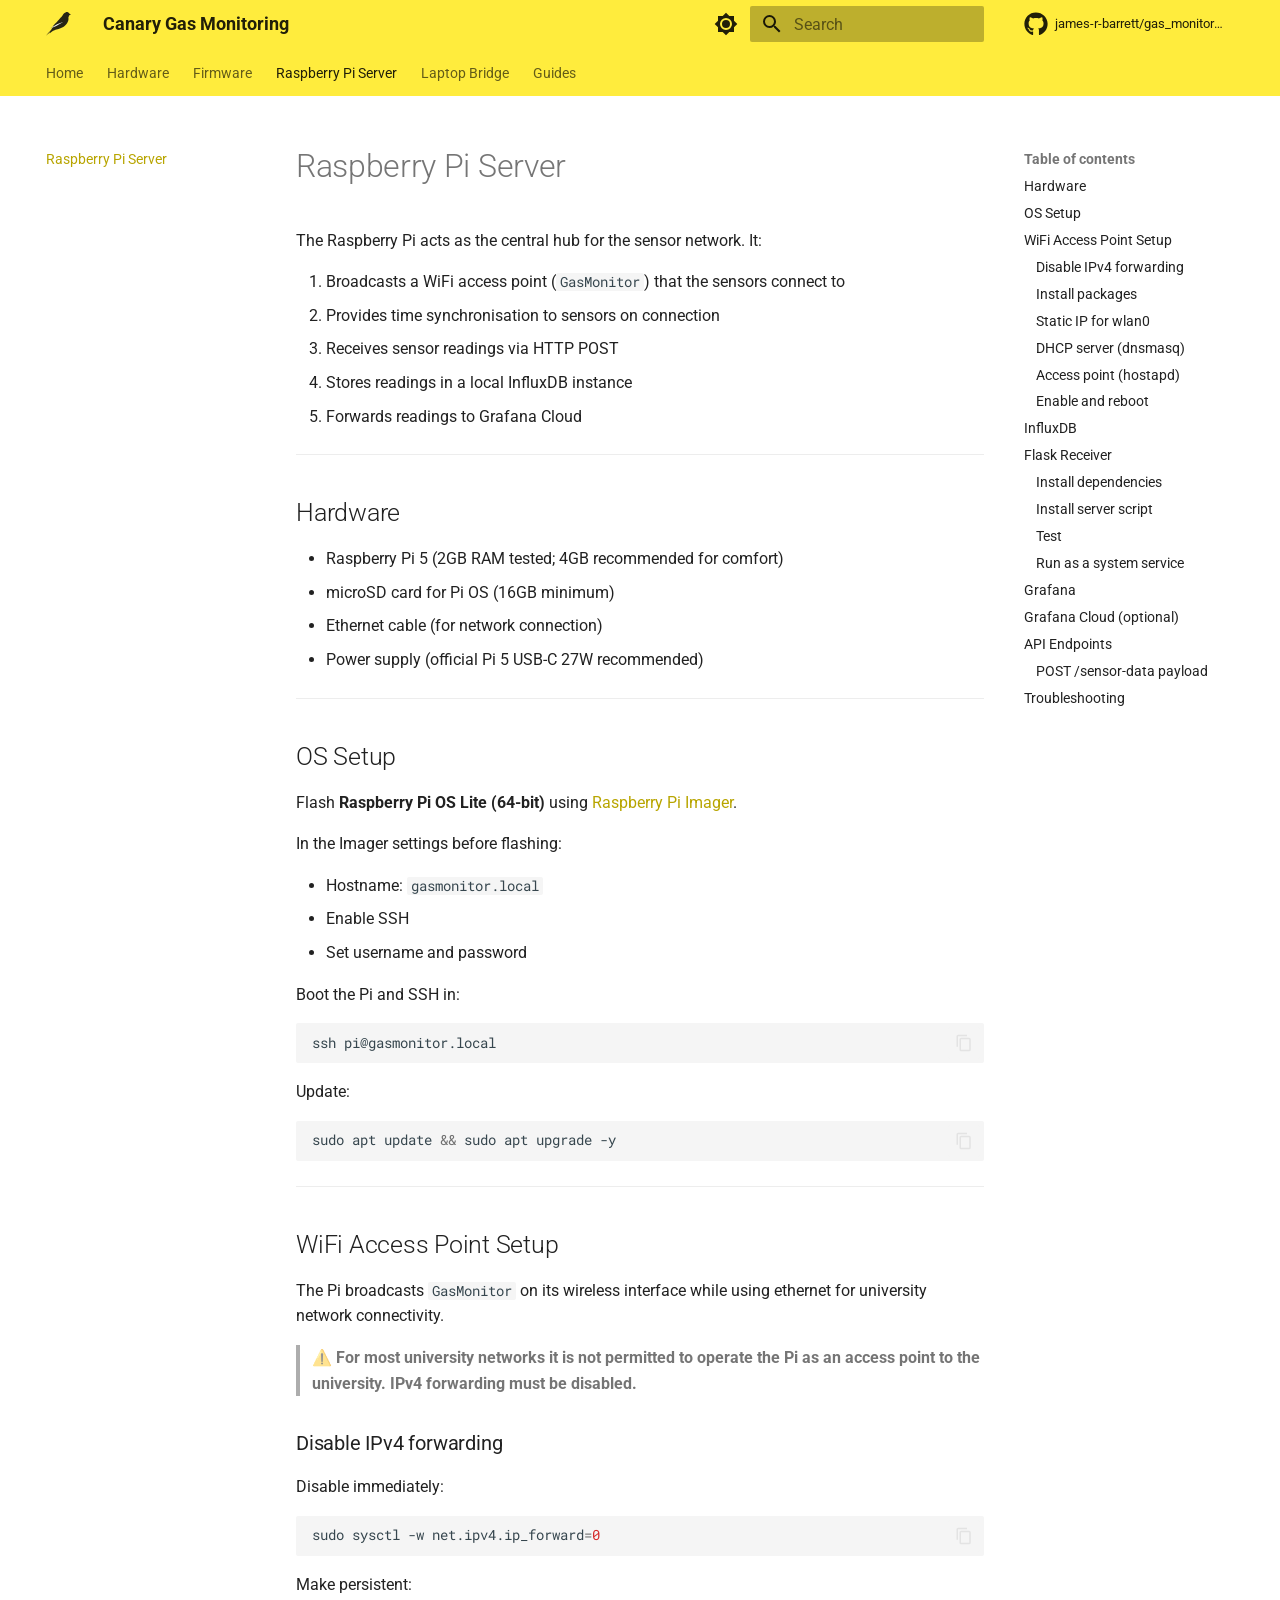
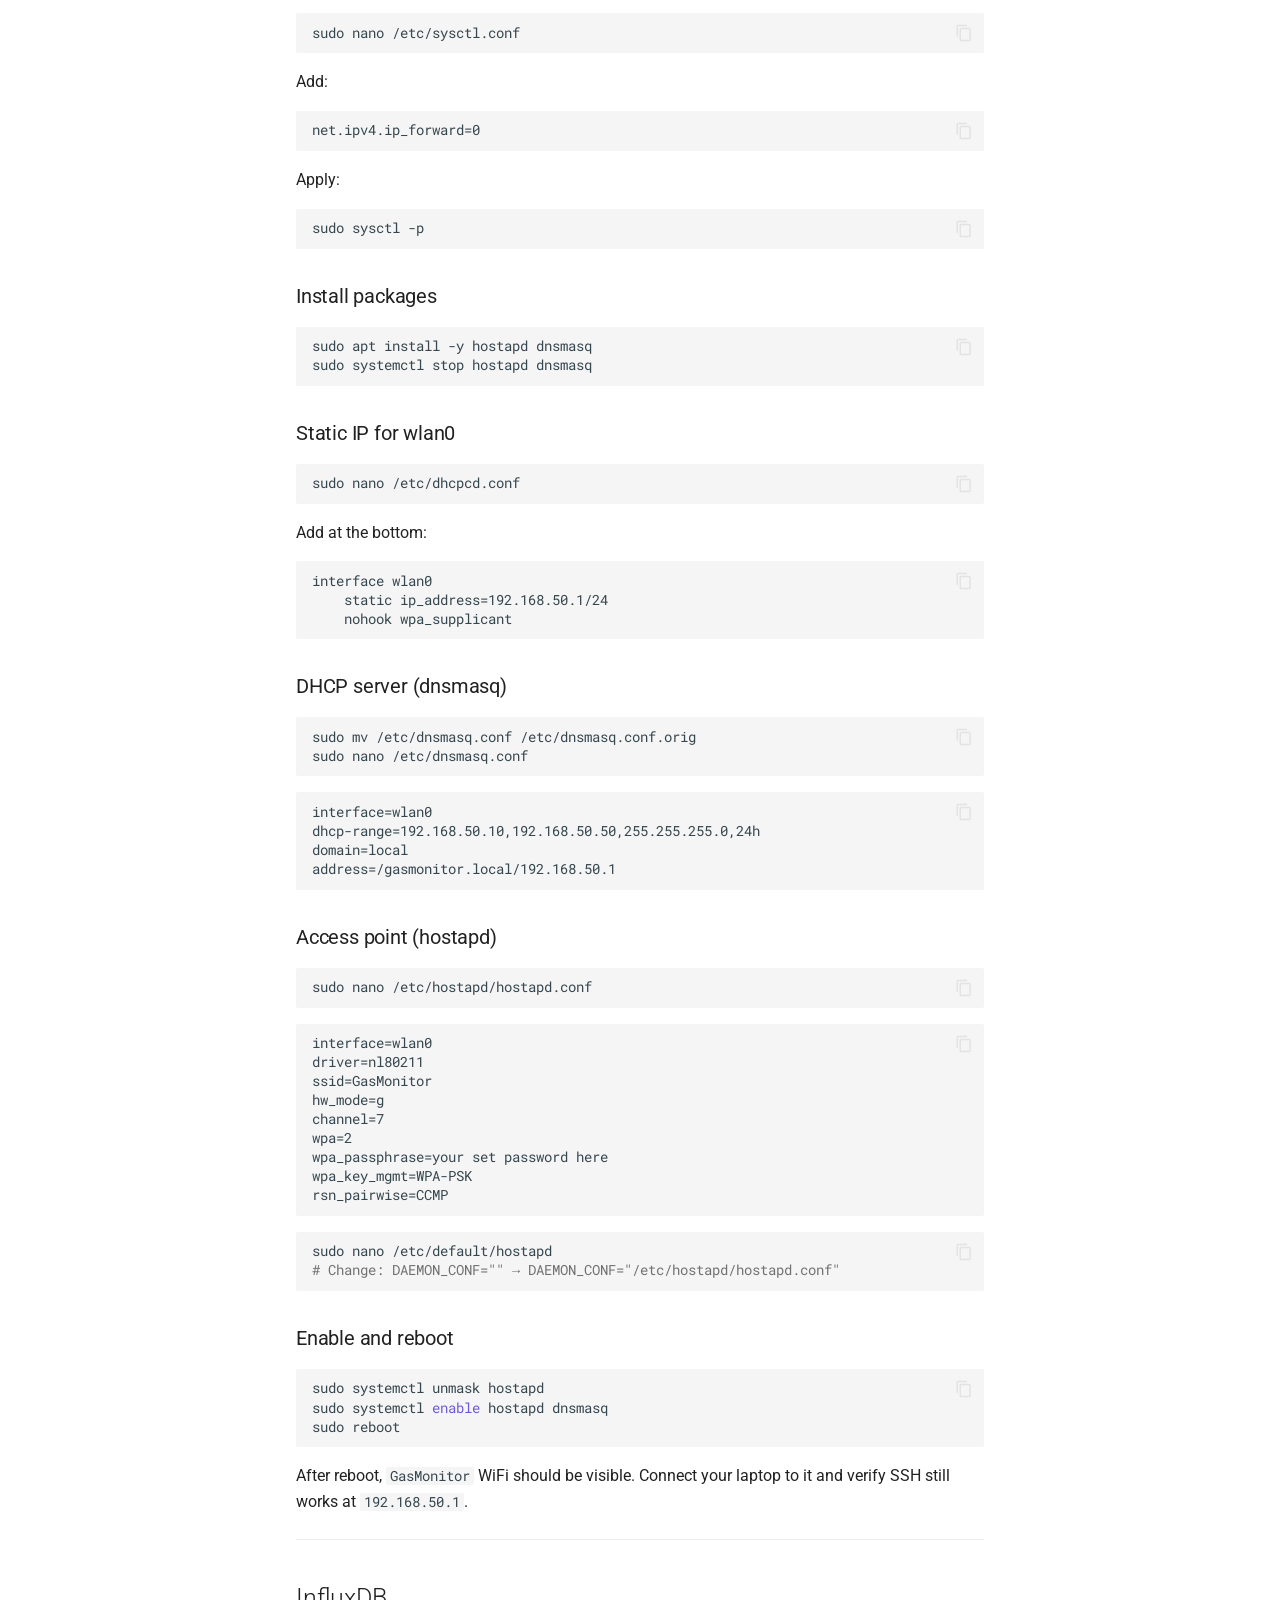
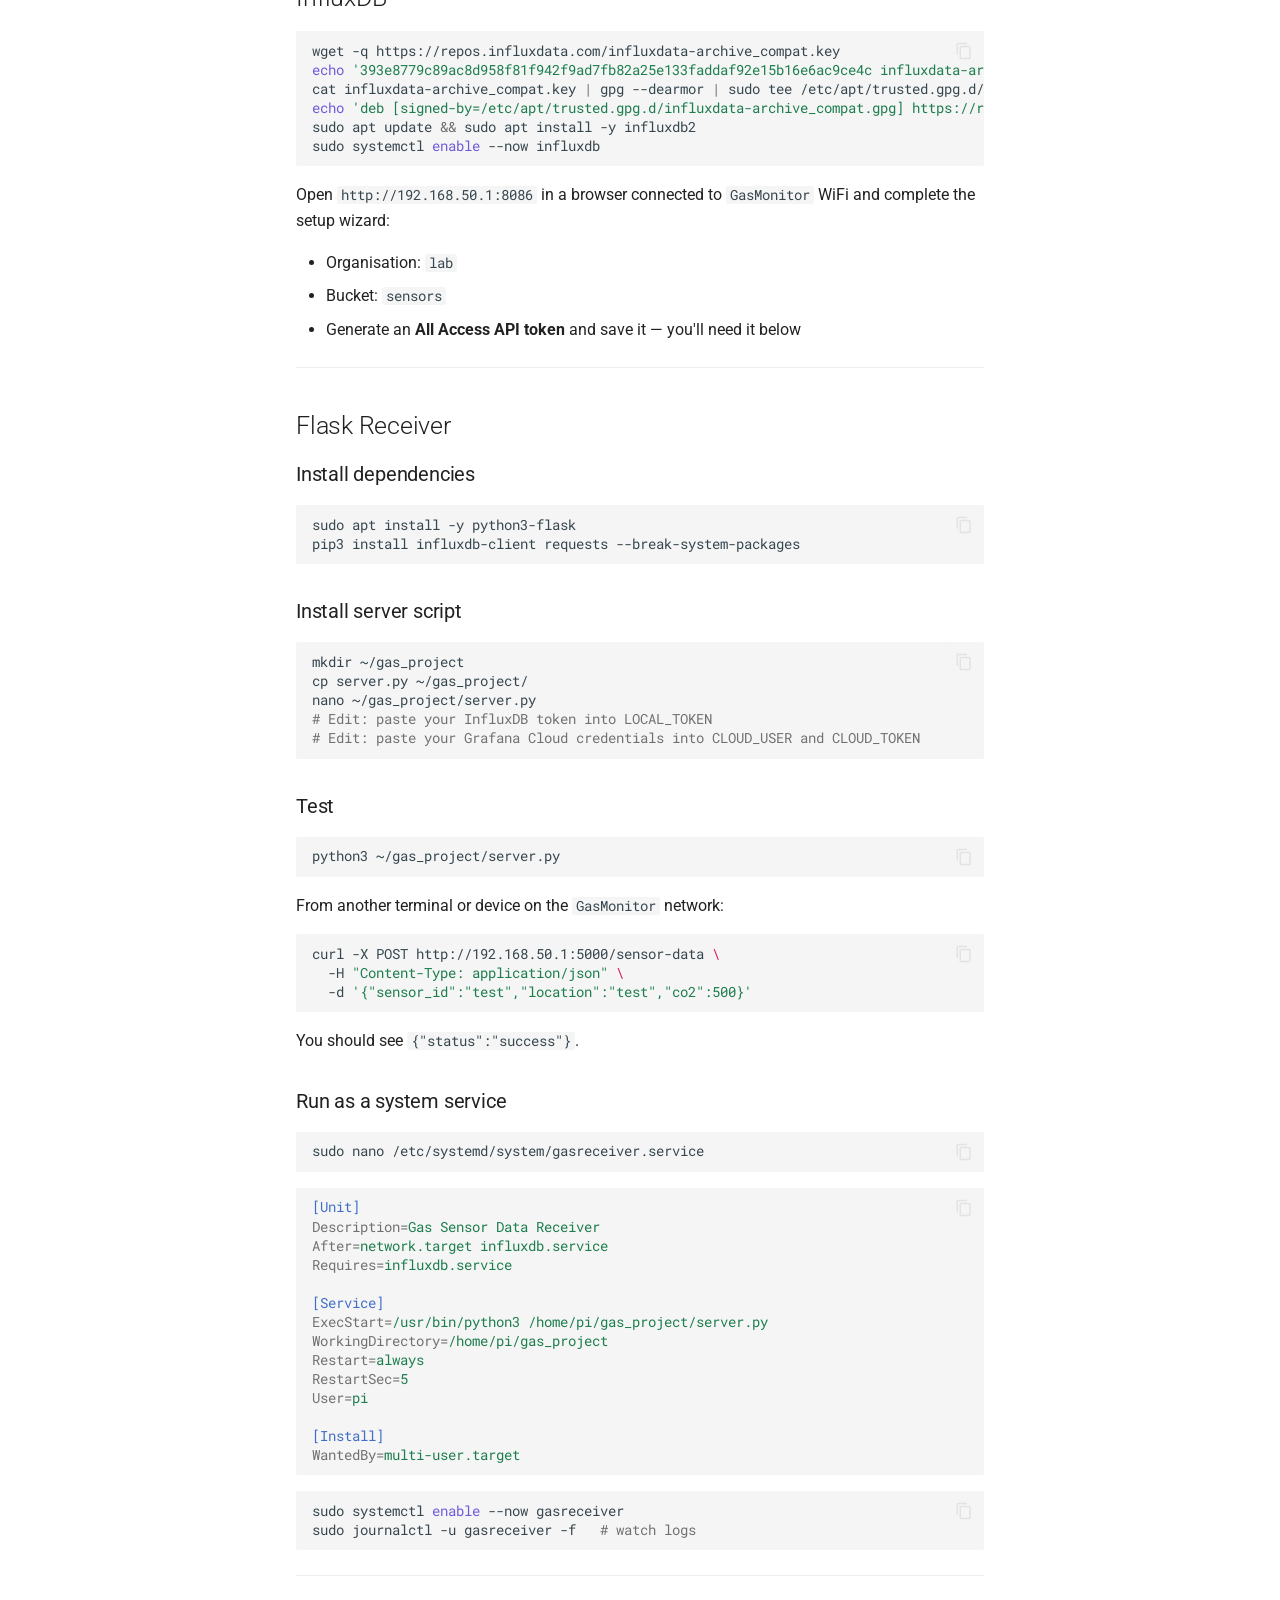
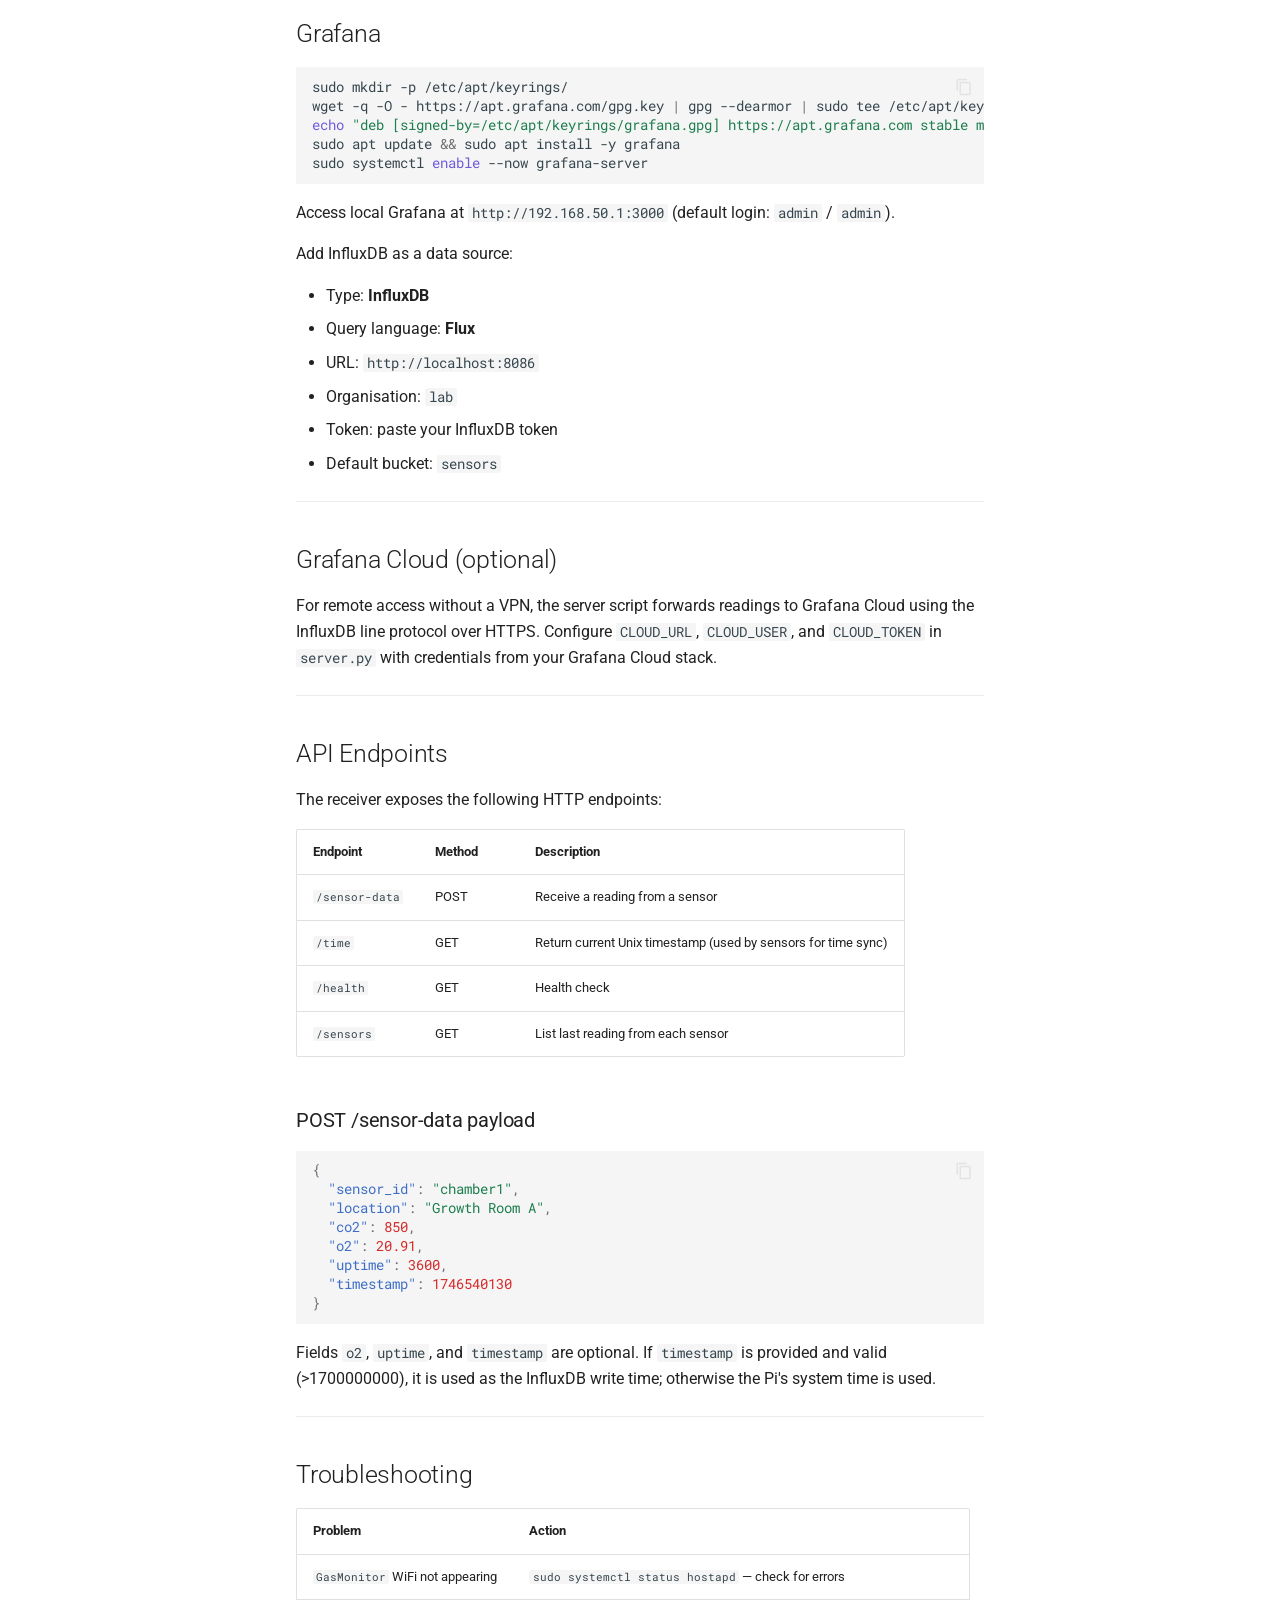
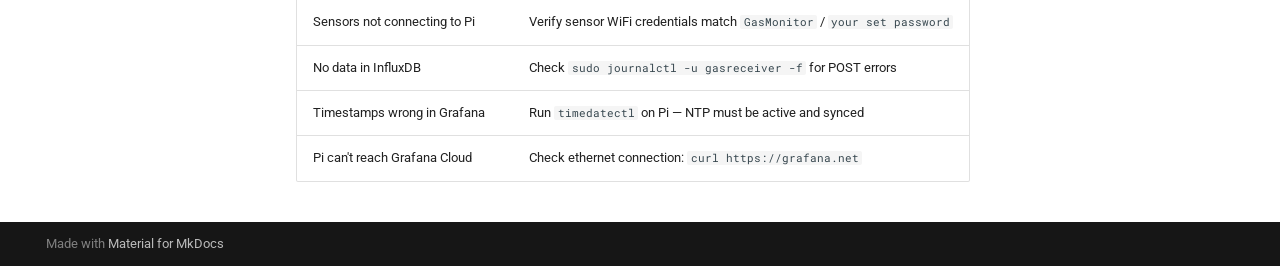
<file: server/index.html>
<!doctype html>
<html lang="en" class="no-js">
  <head>
    
      <meta charset="utf-8">
      <meta name="viewport" content="width=device-width,initial-scale=1">
      
        <meta name="description" content="Open-source networked CO₂/O₂ monitoring for laboratory growth chambers">
      
      
        <meta name="author" content="James Barrett">
      
      
        <link rel="canonical" href="https://james-r-barrett.github.io/gas_monitoring/server/">
      
      
        <link rel="prev" href="../firmware/co2_o2_monitor/">
      
      
        <link rel="next" href="../guides/user-guide/">
      
      
        
      
      
      <link rel="icon" href="../images/icon.svg">
      <meta name="generator" content="mkdocs-1.6.1, mkdocs-material-9.7.6">
    
    
      
        <title>Raspberry Pi Server - Canary Gas Monitoring</title>
      
    
    
      <link rel="stylesheet" href="../assets/stylesheets/main.484c7ddc.min.css">
      
        
        <link rel="stylesheet" href="../assets/stylesheets/palette.ab4e12ef.min.css">
      
      


    
    
      
    
    
      
        
        
        <link rel="preconnect" href="https://fonts.gstatic.com" crossorigin>
        <link rel="stylesheet" href="https://fonts.googleapis.com/css?family=Roboto:300,300i,400,400i,700,700i%7CRoboto+Mono:400,400i,700,700i&display=fallback">
        <style>:root{--md-text-font:"Roboto";--md-code-font:"Roboto Mono"}</style>
      
    
    
      <link rel="stylesheet" href="../stylesheets/extra.css">
    
    <script>__md_scope=new URL("..",location),__md_hash=e=>[...e].reduce(((e,_)=>(e<<5)-e+_.charCodeAt(0)),0),__md_get=(e,_=localStorage,t=__md_scope)=>JSON.parse(_.getItem(t.pathname+"."+e)),__md_set=(e,_,t=localStorage,a=__md_scope)=>{try{t.setItem(a.pathname+"."+e,JSON.stringify(_))}catch(e){}}</script>
    
      

    
    
  </head>
  
  
    
    
      
    
    
    
    
    <body dir="ltr" data-md-color-scheme="default" data-md-color-primary="yellow" data-md-color-accent="yellow">
  
    
    <input class="md-toggle" data-md-toggle="drawer" type="checkbox" id="__drawer" autocomplete="off">
    <input class="md-toggle" data-md-toggle="search" type="checkbox" id="__search" autocomplete="off">
    <label class="md-overlay" for="__drawer"></label>
    <div data-md-component="skip">
      
        
        <a href="#raspberry-pi-server" class="md-skip">
          Skip to content
        </a>
      
    </div>
    <div data-md-component="announce">
      
    </div>
    
    
      

<header class="md-header" data-md-component="header">
  <nav class="md-header__inner md-grid" aria-label="Header">
    <a href=".." title="Canary Gas Monitoring" class="md-header__button md-logo" aria-label="Canary Gas Monitoring" data-md-component="logo">
      
  <img src="../images/icon.svg" alt="logo">

    </a>
    <label class="md-header__button md-icon" for="__drawer">
      
      <svg xmlns="http://www.w3.org/2000/svg" viewBox="0 0 24 24"><path d="M3 6h18v2H3zm0 5h18v2H3zm0 5h18v2H3z"/></svg>
    </label>
    <div class="md-header__title" data-md-component="header-title">
      <div class="md-header__ellipsis">
        <div class="md-header__topic">
          <span class="md-ellipsis">
            Canary Gas Monitoring
          </span>
        </div>
        <div class="md-header__topic" data-md-component="header-topic">
          <span class="md-ellipsis">
            
              Raspberry Pi Server
            
          </span>
        </div>
      </div>
    </div>
    
      
        <form class="md-header__option" data-md-component="palette">
  
    
    
    
    <input class="md-option" data-md-color-media="" data-md-color-scheme="default" data-md-color-primary="yellow" data-md-color-accent="yellow"  aria-label="Switch to dark mode"  type="radio" name="__palette" id="__palette_0">
    
      <label class="md-header__button md-icon" title="Switch to dark mode" for="__palette_1" hidden>
        <svg xmlns="http://www.w3.org/2000/svg" viewBox="0 0 24 24"><path d="M12 8a4 4 0 0 0-4 4 4 4 0 0 0 4 4 4 4 0 0 0 4-4 4 4 0 0 0-4-4m0 10a6 6 0 0 1-6-6 6 6 0 0 1 6-6 6 6 0 0 1 6 6 6 6 0 0 1-6 6m8-9.31V4h-4.69L12 .69 8.69 4H4v4.69L.69 12 4 15.31V20h4.69L12 23.31 15.31 20H20v-4.69L23.31 12z"/></svg>
      </label>
    
  
    
    
    
    <input class="md-option" data-md-color-media="" data-md-color-scheme="slate" data-md-color-primary="teal" data-md-color-accent="teal"  aria-label="Switch to light mode"  type="radio" name="__palette" id="__palette_1">
    
      <label class="md-header__button md-icon" title="Switch to light mode" for="__palette_0" hidden>
        <svg xmlns="http://www.w3.org/2000/svg" viewBox="0 0 24 24"><path d="M12 18c-.89 0-1.74-.2-2.5-.55C11.56 16.5 13 14.42 13 12s-1.44-4.5-3.5-5.45C10.26 6.2 11.11 6 12 6a6 6 0 0 1 6 6 6 6 0 0 1-6 6m8-9.31V4h-4.69L12 .69 8.69 4H4v4.69L.69 12 4 15.31V20h4.69L12 23.31 15.31 20H20v-4.69L23.31 12z"/></svg>
      </label>
    
  
</form>
      
    
    
      <script>var palette=__md_get("__palette");if(palette&&palette.color){if("(prefers-color-scheme)"===palette.color.media){var media=matchMedia("(prefers-color-scheme: light)"),input=document.querySelector(media.matches?"[data-md-color-media='(prefers-color-scheme: light)']":"[data-md-color-media='(prefers-color-scheme: dark)']");palette.color.media=input.getAttribute("data-md-color-media"),palette.color.scheme=input.getAttribute("data-md-color-scheme"),palette.color.primary=input.getAttribute("data-md-color-primary"),palette.color.accent=input.getAttribute("data-md-color-accent")}for(var[key,value]of Object.entries(palette.color))document.body.setAttribute("data-md-color-"+key,value)}</script>
    
    
    
      
      
        <label class="md-header__button md-icon" for="__search">
          
          <svg xmlns="http://www.w3.org/2000/svg" viewBox="0 0 24 24"><path d="M9.5 3A6.5 6.5 0 0 1 16 9.5c0 1.61-.59 3.09-1.56 4.23l.27.27h.79l5 5-1.5 1.5-5-5v-.79l-.27-.27A6.52 6.52 0 0 1 9.5 16 6.5 6.5 0 0 1 3 9.5 6.5 6.5 0 0 1 9.5 3m0 2C7 5 5 7 5 9.5S7 14 9.5 14 14 12 14 9.5 12 5 9.5 5"/></svg>
        </label>
        <div class="md-search" data-md-component="search" role="dialog">
  <label class="md-search__overlay" for="__search"></label>
  <div class="md-search__inner" role="search">
    <form class="md-search__form" name="search">
      <input type="text" class="md-search__input" name="query" aria-label="Search" placeholder="Search" autocapitalize="off" autocorrect="off" autocomplete="off" spellcheck="false" data-md-component="search-query" required>
      <label class="md-search__icon md-icon" for="__search">
        
        <svg xmlns="http://www.w3.org/2000/svg" viewBox="0 0 24 24"><path d="M9.5 3A6.5 6.5 0 0 1 16 9.5c0 1.61-.59 3.09-1.56 4.23l.27.27h.79l5 5-1.5 1.5-5-5v-.79l-.27-.27A6.52 6.52 0 0 1 9.5 16 6.5 6.5 0 0 1 3 9.5 6.5 6.5 0 0 1 9.5 3m0 2C7 5 5 7 5 9.5S7 14 9.5 14 14 12 14 9.5 12 5 9.5 5"/></svg>
        
        <svg xmlns="http://www.w3.org/2000/svg" viewBox="0 0 24 24"><path d="M20 11v2H8l5.5 5.5-1.42 1.42L4.16 12l7.92-7.92L13.5 5.5 8 11z"/></svg>
      </label>
      <nav class="md-search__options" aria-label="Search">
        
        <button type="reset" class="md-search__icon md-icon" title="Clear" aria-label="Clear" tabindex="-1">
          
          <svg xmlns="http://www.w3.org/2000/svg" viewBox="0 0 24 24"><path d="M19 6.41 17.59 5 12 10.59 6.41 5 5 6.41 10.59 12 5 17.59 6.41 19 12 13.41 17.59 19 19 17.59 13.41 12z"/></svg>
        </button>
      </nav>
      
    </form>
    <div class="md-search__output">
      <div class="md-search__scrollwrap" tabindex="0" data-md-scrollfix>
        <div class="md-search-result" data-md-component="search-result">
          <div class="md-search-result__meta">
            Initializing search
          </div>
          <ol class="md-search-result__list" role="presentation"></ol>
        </div>
      </div>
    </div>
  </div>
</div>
      
    
    
      <div class="md-header__source">
        <a href="https://github.com/james-r-barrett/gas_monitoring" title="Go to repository" class="md-source" data-md-component="source">
  <div class="md-source__icon md-icon">
    
    <svg xmlns="http://www.w3.org/2000/svg" viewBox="0 0 512 512"><!--! Font Awesome Free 7.1.0 by @fontawesome - https://fontawesome.com License - https://fontawesome.com/license/free (Icons: CC BY 4.0, Fonts: SIL OFL 1.1, Code: MIT License) Copyright 2025 Fonticons, Inc.--><path d="M173.9 397.4c0 2-2.3 3.6-5.2 3.6-3.3.3-5.6-1.3-5.6-3.6 0-2 2.3-3.6 5.2-3.6 3-.3 5.6 1.3 5.6 3.6m-31.1-4.5c-.7 2 1.3 4.3 4.3 4.9 2.6 1 5.6 0 6.2-2s-1.3-4.3-4.3-5.2c-2.6-.7-5.5.3-6.2 2.3m44.2-1.7c-2.9.7-4.9 2.6-4.6 4.9.3 2 2.9 3.3 5.9 2.6 2.9-.7 4.9-2.6 4.6-4.6-.3-1.9-3-3.2-5.9-2.9M252.8 8C114.1 8 8 113.3 8 252c0 110.9 69.8 205.8 169.5 239.2 12.8 2.3 17.3-5.6 17.3-12.1 0-6.2-.3-40.4-.3-61.4 0 0-70 15-84.7-29.8 0 0-11.4-29.1-27.8-36.6 0 0-22.9-15.7 1.6-15.4 0 0 24.9 2 38.6 25.8 21.9 38.6 58.6 27.5 72.9 20.9 2.3-16 8.8-27.1 16-33.7-55.9-6.2-112.3-14.3-112.3-110.5 0-27.5 7.6-41.3 23.6-58.9-2.6-6.5-11.1-33.3 2.6-67.9 20.9-6.5 69 27 69 27 20-5.6 41.5-8.5 62.8-8.5s42.8 2.9 62.8 8.5c0 0 48.1-33.6 69-27 13.7 34.7 5.2 61.4 2.6 67.9 16 17.7 25.8 31.5 25.8 58.9 0 96.5-58.9 104.2-114.8 110.5 9.2 7.9 17 22.9 17 46.4 0 33.7-.3 75.4-.3 83.6 0 6.5 4.6 14.4 17.3 12.1C436.2 457.8 504 362.9 504 252 504 113.3 391.5 8 252.8 8M105.2 352.9c-1.3 1-1 3.3.7 5.2 1.6 1.6 3.9 2.3 5.2 1 1.3-1 1-3.3-.7-5.2-1.6-1.6-3.9-2.3-5.2-1m-10.8-8.1c-.7 1.3.3 2.9 2.3 3.9 1.6 1 3.6.7 4.3-.7.7-1.3-.3-2.9-2.3-3.9-2-.6-3.6-.3-4.3.7m32.4 35.6c-1.6 1.3-1 4.3 1.3 6.2 2.3 2.3 5.2 2.6 6.5 1 1.3-1.3.7-4.3-1.3-6.2-2.2-2.3-5.2-2.6-6.5-1m-11.4-14.7c-1.6 1-1.6 3.6 0 5.9s4.3 3.3 5.6 2.3c1.6-1.3 1.6-3.9 0-6.2-1.4-2.3-4-3.3-5.6-2"/></svg>
  </div>
  <div class="md-source__repository">
    james-r-barrett/gas_monitoring
  </div>
</a>
      </div>
    
  </nav>
  
</header>
    
    <div class="md-container" data-md-component="container">
      
      
        
          
            
<nav class="md-tabs" aria-label="Tabs" data-md-component="tabs">
  <div class="md-grid">
    <ul class="md-tabs__list">
      
        
  
  
  
  
    <li class="md-tabs__item">
      <a href=".." class="md-tabs__link">
        
  
  
    
  
  Home

      </a>
    </li>
  

      
        
  
  
  
  
    
    
      <li class="md-tabs__item">
        <a href="../hardware/" class="md-tabs__link">
          
  
  
  Hardware

        </a>
      </li>
    
  

      
        
  
  
  
  
    
    
      <li class="md-tabs__item">
        <a href="../firmware/" class="md-tabs__link">
          
  
  
  Firmware

        </a>
      </li>
    
  

      
        
  
  
  
    
  
  
    <li class="md-tabs__item md-tabs__item--active">
      <a href="./" class="md-tabs__link">
        
  
  
    
  
  Raspberry Pi Server

      </a>
    </li>
  

      
        
  
  
  
  
    <li class="md-tabs__item">
      <a href="../laptop-bridge" class="md-tabs__link">
        
  
  
    
  
  Laptop Bridge

      </a>
    </li>
  

      
        
  
  
  
  
    
    
      <li class="md-tabs__item">
        <a href="../guides/user-guide/" class="md-tabs__link">
          
  
  
  Guides

        </a>
      </li>
    
  

      
    </ul>
  </div>
</nav>
          
        
      
      <main class="md-main" data-md-component="main">
        <div class="md-main__inner md-grid">
          
            
              
              <div class="md-sidebar md-sidebar--primary" data-md-component="sidebar" data-md-type="navigation" >
                <div class="md-sidebar__scrollwrap">
                  <div class="md-sidebar__inner">
                    


  


<nav class="md-nav md-nav--primary md-nav--lifted" aria-label="Navigation" data-md-level="0">
  <label class="md-nav__title" for="__drawer">
    <a href=".." title="Canary Gas Monitoring" class="md-nav__button md-logo" aria-label="Canary Gas Monitoring" data-md-component="logo">
      
  <img src="../images/icon.svg" alt="logo">

    </a>
    Canary Gas Monitoring
  </label>
  
    <div class="md-nav__source">
      <a href="https://github.com/james-r-barrett/gas_monitoring" title="Go to repository" class="md-source" data-md-component="source">
  <div class="md-source__icon md-icon">
    
    <svg xmlns="http://www.w3.org/2000/svg" viewBox="0 0 512 512"><!--! Font Awesome Free 7.1.0 by @fontawesome - https://fontawesome.com License - https://fontawesome.com/license/free (Icons: CC BY 4.0, Fonts: SIL OFL 1.1, Code: MIT License) Copyright 2025 Fonticons, Inc.--><path d="M173.9 397.4c0 2-2.3 3.6-5.2 3.6-3.3.3-5.6-1.3-5.6-3.6 0-2 2.3-3.6 5.2-3.6 3-.3 5.6 1.3 5.6 3.6m-31.1-4.5c-.7 2 1.3 4.3 4.3 4.9 2.6 1 5.6 0 6.2-2s-1.3-4.3-4.3-5.2c-2.6-.7-5.5.3-6.2 2.3m44.2-1.7c-2.9.7-4.9 2.6-4.6 4.9.3 2 2.9 3.3 5.9 2.6 2.9-.7 4.9-2.6 4.6-4.6-.3-1.9-3-3.2-5.9-2.9M252.8 8C114.1 8 8 113.3 8 252c0 110.9 69.8 205.8 169.5 239.2 12.8 2.3 17.3-5.6 17.3-12.1 0-6.2-.3-40.4-.3-61.4 0 0-70 15-84.7-29.8 0 0-11.4-29.1-27.8-36.6 0 0-22.9-15.7 1.6-15.4 0 0 24.9 2 38.6 25.8 21.9 38.6 58.6 27.5 72.9 20.9 2.3-16 8.8-27.1 16-33.7-55.9-6.2-112.3-14.3-112.3-110.5 0-27.5 7.6-41.3 23.6-58.9-2.6-6.5-11.1-33.3 2.6-67.9 20.9-6.5 69 27 69 27 20-5.6 41.5-8.5 62.8-8.5s42.8 2.9 62.8 8.5c0 0 48.1-33.6 69-27 13.7 34.7 5.2 61.4 2.6 67.9 16 17.7 25.8 31.5 25.8 58.9 0 96.5-58.9 104.2-114.8 110.5 9.2 7.9 17 22.9 17 46.4 0 33.7-.3 75.4-.3 83.6 0 6.5 4.6 14.4 17.3 12.1C436.2 457.8 504 362.9 504 252 504 113.3 391.5 8 252.8 8M105.2 352.9c-1.3 1-1 3.3.7 5.2 1.6 1.6 3.9 2.3 5.2 1 1.3-1 1-3.3-.7-5.2-1.6-1.6-3.9-2.3-5.2-1m-10.8-8.1c-.7 1.3.3 2.9 2.3 3.9 1.6 1 3.6.7 4.3-.7.7-1.3-.3-2.9-2.3-3.9-2-.6-3.6-.3-4.3.7m32.4 35.6c-1.6 1.3-1 4.3 1.3 6.2 2.3 2.3 5.2 2.6 6.5 1 1.3-1.3.7-4.3-1.3-6.2-2.2-2.3-5.2-2.6-6.5-1m-11.4-14.7c-1.6 1-1.6 3.6 0 5.9s4.3 3.3 5.6 2.3c1.6-1.3 1.6-3.9 0-6.2-1.4-2.3-4-3.3-5.6-2"/></svg>
  </div>
  <div class="md-source__repository">
    james-r-barrett/gas_monitoring
  </div>
</a>
    </div>
  
  <ul class="md-nav__list" data-md-scrollfix>
    
      
      
  
  
  
  
    <li class="md-nav__item">
      <a href=".." class="md-nav__link">
        
  
  
  <span class="md-ellipsis">
    
  
    Home
  

    
  </span>
  
  

      </a>
    </li>
  

    
      
      
  
  
  
  
    
    
    
    
      
      
        
      
    
    
    <li class="md-nav__item md-nav__item--nested">
      
        
        
        <input class="md-nav__toggle md-toggle " type="checkbox" id="__nav_2" >
        
          
          <label class="md-nav__link" for="__nav_2" id="__nav_2_label" tabindex="0">
            
  
  
  <span class="md-ellipsis">
    
  
    Hardware
  

    
  </span>
  
  

            <span class="md-nav__icon md-icon"></span>
          </label>
        
        <nav class="md-nav" data-md-level="1" aria-labelledby="__nav_2_label" aria-expanded="false">
          <label class="md-nav__title" for="__nav_2">
            <span class="md-nav__icon md-icon"></span>
            
  
    Hardware
  

          </label>
          <ul class="md-nav__list" data-md-scrollfix>
            
              
                
  
  
  
  
    <li class="md-nav__item">
      <a href="../hardware/" class="md-nav__link">
        
  
  
  <span class="md-ellipsis">
    
  
    Overview
  

    
  </span>
  
  

      </a>
    </li>
  

              
            
              
                
  
  
  
  
    <li class="md-nav__item">
      <a href="../hardware/bom/" class="md-nav__link">
        
  
  
  <span class="md-ellipsis">
    
  
    Bill of Materials
  

    
  </span>
  
  

      </a>
    </li>
  

              
            
              
                
  
  
  
  
    <li class="md-nav__item">
      <a href="../hardware/schematics/" class="md-nav__link">
        
  
  
  <span class="md-ellipsis">
    
  
    Schematics
  

    
  </span>
  
  

      </a>
    </li>
  

              
            
              
                
  
  
  
  
    <li class="md-nav__item">
      <a href="../hardware/3d-print/" class="md-nav__link">
        
  
  
  <span class="md-ellipsis">
    
  
    3D Printing
  

    
  </span>
  
  

      </a>
    </li>
  

              
            
          </ul>
        </nav>
      
    </li>
  

    
      
      
  
  
  
  
    
    
    
    
      
      
        
      
    
    
    <li class="md-nav__item md-nav__item--nested">
      
        
        
        <input class="md-nav__toggle md-toggle " type="checkbox" id="__nav_3" >
        
          
          <label class="md-nav__link" for="__nav_3" id="__nav_3_label" tabindex="0">
            
  
  
  <span class="md-ellipsis">
    
  
    Firmware
  

    
  </span>
  
  

            <span class="md-nav__icon md-icon"></span>
          </label>
        
        <nav class="md-nav" data-md-level="1" aria-labelledby="__nav_3_label" aria-expanded="false">
          <label class="md-nav__title" for="__nav_3">
            <span class="md-nav__icon md-icon"></span>
            
  
    Firmware
  

          </label>
          <ul class="md-nav__list" data-md-scrollfix>
            
              
                
  
  
  
  
    <li class="md-nav__item">
      <a href="../firmware/" class="md-nav__link">
        
  
  
  <span class="md-ellipsis">
    
  
    Setup & Flashing
  

    
  </span>
  
  

      </a>
    </li>
  

              
            
              
                
  
  
  
  
    <li class="md-nav__item">
      <a href="../firmware/co2_monitor/" class="md-nav__link">
        
  
  
  <span class="md-ellipsis">
    
  
    CO₂ Monitor
  

    
  </span>
  
  

      </a>
    </li>
  

              
            
              
                
  
  
  
  
    <li class="md-nav__item">
      <a href="../firmware/co2_o2_monitor/" class="md-nav__link">
        
  
  
  <span class="md-ellipsis">
    
  
    CO₂ + O₂ Monitor
  

    
  </span>
  
  

      </a>
    </li>
  

              
            
          </ul>
        </nav>
      
    </li>
  

    
      
      
  
  
    
  
  
  
    <li class="md-nav__item md-nav__item--active">
      
      <input class="md-nav__toggle md-toggle" type="checkbox" id="__toc">
      
      
        
      
      
        <label class="md-nav__link md-nav__link--active" for="__toc">
          
  
  
  <span class="md-ellipsis">
    
  
    Raspberry Pi Server
  

    
  </span>
  
  

          <span class="md-nav__icon md-icon"></span>
        </label>
      
      <a href="./" class="md-nav__link md-nav__link--active">
        
  
  
  <span class="md-ellipsis">
    
  
    Raspberry Pi Server
  

    
  </span>
  
  

      </a>
      
        

<nav class="md-nav md-nav--secondary" aria-label="Table of contents">
  
  
  
    
  
  
    <label class="md-nav__title" for="__toc">
      <span class="md-nav__icon md-icon"></span>
      Table of contents
    </label>
    <ul class="md-nav__list" data-md-component="toc" data-md-scrollfix>
      
        <li class="md-nav__item">
  <a href="#hardware" class="md-nav__link">
    <span class="md-ellipsis">
      
        Hardware
      
    </span>
  </a>
  
</li>
      
        <li class="md-nav__item">
  <a href="#os-setup" class="md-nav__link">
    <span class="md-ellipsis">
      
        OS Setup
      
    </span>
  </a>
  
</li>
      
        <li class="md-nav__item">
  <a href="#wifi-access-point-setup" class="md-nav__link">
    <span class="md-ellipsis">
      
        WiFi Access Point Setup
      
    </span>
  </a>
  
    <nav class="md-nav" aria-label="WiFi Access Point Setup">
      <ul class="md-nav__list">
        
          <li class="md-nav__item">
  <a href="#disable-ipv4-forwarding" class="md-nav__link">
    <span class="md-ellipsis">
      
        Disable IPv4 forwarding
      
    </span>
  </a>
  
</li>
        
          <li class="md-nav__item">
  <a href="#install-packages" class="md-nav__link">
    <span class="md-ellipsis">
      
        Install packages
      
    </span>
  </a>
  
</li>
        
          <li class="md-nav__item">
  <a href="#static-ip-for-wlan0" class="md-nav__link">
    <span class="md-ellipsis">
      
        Static IP for wlan0
      
    </span>
  </a>
  
</li>
        
          <li class="md-nav__item">
  <a href="#dhcp-server-dnsmasq" class="md-nav__link">
    <span class="md-ellipsis">
      
        DHCP server (dnsmasq)
      
    </span>
  </a>
  
</li>
        
          <li class="md-nav__item">
  <a href="#access-point-hostapd" class="md-nav__link">
    <span class="md-ellipsis">
      
        Access point (hostapd)
      
    </span>
  </a>
  
</li>
        
          <li class="md-nav__item">
  <a href="#enable-and-reboot" class="md-nav__link">
    <span class="md-ellipsis">
      
        Enable and reboot
      
    </span>
  </a>
  
</li>
        
      </ul>
    </nav>
  
</li>
      
        <li class="md-nav__item">
  <a href="#influxdb" class="md-nav__link">
    <span class="md-ellipsis">
      
        InfluxDB
      
    </span>
  </a>
  
</li>
      
        <li class="md-nav__item">
  <a href="#flask-receiver" class="md-nav__link">
    <span class="md-ellipsis">
      
        Flask Receiver
      
    </span>
  </a>
  
    <nav class="md-nav" aria-label="Flask Receiver">
      <ul class="md-nav__list">
        
          <li class="md-nav__item">
  <a href="#install-dependencies" class="md-nav__link">
    <span class="md-ellipsis">
      
        Install dependencies
      
    </span>
  </a>
  
</li>
        
          <li class="md-nav__item">
  <a href="#install-server-script" class="md-nav__link">
    <span class="md-ellipsis">
      
        Install server script
      
    </span>
  </a>
  
</li>
        
          <li class="md-nav__item">
  <a href="#test" class="md-nav__link">
    <span class="md-ellipsis">
      
        Test
      
    </span>
  </a>
  
</li>
        
          <li class="md-nav__item">
  <a href="#run-as-a-system-service" class="md-nav__link">
    <span class="md-ellipsis">
      
        Run as a system service
      
    </span>
  </a>
  
</li>
        
      </ul>
    </nav>
  
</li>
      
        <li class="md-nav__item">
  <a href="#grafana" class="md-nav__link">
    <span class="md-ellipsis">
      
        Grafana
      
    </span>
  </a>
  
</li>
      
        <li class="md-nav__item">
  <a href="#grafana-cloud-optional" class="md-nav__link">
    <span class="md-ellipsis">
      
        Grafana Cloud (optional)
      
    </span>
  </a>
  
</li>
      
        <li class="md-nav__item">
  <a href="#api-endpoints" class="md-nav__link">
    <span class="md-ellipsis">
      
        API Endpoints
      
    </span>
  </a>
  
    <nav class="md-nav" aria-label="API Endpoints">
      <ul class="md-nav__list">
        
          <li class="md-nav__item">
  <a href="#post-sensor-data-payload" class="md-nav__link">
    <span class="md-ellipsis">
      
        POST /sensor-data payload
      
    </span>
  </a>
  
</li>
        
      </ul>
    </nav>
  
</li>
      
        <li class="md-nav__item">
  <a href="#troubleshooting" class="md-nav__link">
    <span class="md-ellipsis">
      
        Troubleshooting
      
    </span>
  </a>
  
</li>
      
    </ul>
  
</nav>
      
    </li>
  

    
      
      
  
  
  
  
    <li class="md-nav__item">
      <a href="../laptop-bridge" class="md-nav__link">
        
  
  
  <span class="md-ellipsis">
    
  
    Laptop Bridge
  

    
  </span>
  
  

      </a>
    </li>
  

    
      
      
  
  
  
  
    
    
    
    
      
      
        
      
    
    
    <li class="md-nav__item md-nav__item--nested">
      
        
        
        <input class="md-nav__toggle md-toggle " type="checkbox" id="__nav_6" >
        
          
          <label class="md-nav__link" for="__nav_6" id="__nav_6_label" tabindex="0">
            
  
  
  <span class="md-ellipsis">
    
  
    Guides
  

    
  </span>
  
  

            <span class="md-nav__icon md-icon"></span>
          </label>
        
        <nav class="md-nav" data-md-level="1" aria-labelledby="__nav_6_label" aria-expanded="false">
          <label class="md-nav__title" for="__nav_6">
            <span class="md-nav__icon md-icon"></span>
            
  
    Guides
  

          </label>
          <ul class="md-nav__list" data-md-scrollfix>
            
              
                
  
  
  
  
    <li class="md-nav__item">
      <a href="../guides/user-guide/" class="md-nav__link">
        
  
  
  <span class="md-ellipsis">
    
  
    User Guide
  

    
  </span>
  
  

      </a>
    </li>
  

              
            
              
                
  
  
  
  
    <li class="md-nav__item">
      <a href="../guides/assembly/" class="md-nav__link">
        
  
  
  <span class="md-ellipsis">
    
  
    Assembly
  

    
  </span>
  
  

      </a>
    </li>
  

              
            
          </ul>
        </nav>
      
    </li>
  

    
  </ul>
</nav>
                  </div>
                </div>
              </div>
            
            
              
              <div class="md-sidebar md-sidebar--secondary" data-md-component="sidebar" data-md-type="toc" >
                <div class="md-sidebar__scrollwrap">
                  <div class="md-sidebar__inner">
                    

<nav class="md-nav md-nav--secondary" aria-label="Table of contents">
  
  
  
    
  
  
    <label class="md-nav__title" for="__toc">
      <span class="md-nav__icon md-icon"></span>
      Table of contents
    </label>
    <ul class="md-nav__list" data-md-component="toc" data-md-scrollfix>
      
        <li class="md-nav__item">
  <a href="#hardware" class="md-nav__link">
    <span class="md-ellipsis">
      
        Hardware
      
    </span>
  </a>
  
</li>
      
        <li class="md-nav__item">
  <a href="#os-setup" class="md-nav__link">
    <span class="md-ellipsis">
      
        OS Setup
      
    </span>
  </a>
  
</li>
      
        <li class="md-nav__item">
  <a href="#wifi-access-point-setup" class="md-nav__link">
    <span class="md-ellipsis">
      
        WiFi Access Point Setup
      
    </span>
  </a>
  
    <nav class="md-nav" aria-label="WiFi Access Point Setup">
      <ul class="md-nav__list">
        
          <li class="md-nav__item">
  <a href="#disable-ipv4-forwarding" class="md-nav__link">
    <span class="md-ellipsis">
      
        Disable IPv4 forwarding
      
    </span>
  </a>
  
</li>
        
          <li class="md-nav__item">
  <a href="#install-packages" class="md-nav__link">
    <span class="md-ellipsis">
      
        Install packages
      
    </span>
  </a>
  
</li>
        
          <li class="md-nav__item">
  <a href="#static-ip-for-wlan0" class="md-nav__link">
    <span class="md-ellipsis">
      
        Static IP for wlan0
      
    </span>
  </a>
  
</li>
        
          <li class="md-nav__item">
  <a href="#dhcp-server-dnsmasq" class="md-nav__link">
    <span class="md-ellipsis">
      
        DHCP server (dnsmasq)
      
    </span>
  </a>
  
</li>
        
          <li class="md-nav__item">
  <a href="#access-point-hostapd" class="md-nav__link">
    <span class="md-ellipsis">
      
        Access point (hostapd)
      
    </span>
  </a>
  
</li>
        
          <li class="md-nav__item">
  <a href="#enable-and-reboot" class="md-nav__link">
    <span class="md-ellipsis">
      
        Enable and reboot
      
    </span>
  </a>
  
</li>
        
      </ul>
    </nav>
  
</li>
      
        <li class="md-nav__item">
  <a href="#influxdb" class="md-nav__link">
    <span class="md-ellipsis">
      
        InfluxDB
      
    </span>
  </a>
  
</li>
      
        <li class="md-nav__item">
  <a href="#flask-receiver" class="md-nav__link">
    <span class="md-ellipsis">
      
        Flask Receiver
      
    </span>
  </a>
  
    <nav class="md-nav" aria-label="Flask Receiver">
      <ul class="md-nav__list">
        
          <li class="md-nav__item">
  <a href="#install-dependencies" class="md-nav__link">
    <span class="md-ellipsis">
      
        Install dependencies
      
    </span>
  </a>
  
</li>
        
          <li class="md-nav__item">
  <a href="#install-server-script" class="md-nav__link">
    <span class="md-ellipsis">
      
        Install server script
      
    </span>
  </a>
  
</li>
        
          <li class="md-nav__item">
  <a href="#test" class="md-nav__link">
    <span class="md-ellipsis">
      
        Test
      
    </span>
  </a>
  
</li>
        
          <li class="md-nav__item">
  <a href="#run-as-a-system-service" class="md-nav__link">
    <span class="md-ellipsis">
      
        Run as a system service
      
    </span>
  </a>
  
</li>
        
      </ul>
    </nav>
  
</li>
      
        <li class="md-nav__item">
  <a href="#grafana" class="md-nav__link">
    <span class="md-ellipsis">
      
        Grafana
      
    </span>
  </a>
  
</li>
      
        <li class="md-nav__item">
  <a href="#grafana-cloud-optional" class="md-nav__link">
    <span class="md-ellipsis">
      
        Grafana Cloud (optional)
      
    </span>
  </a>
  
</li>
      
        <li class="md-nav__item">
  <a href="#api-endpoints" class="md-nav__link">
    <span class="md-ellipsis">
      
        API Endpoints
      
    </span>
  </a>
  
    <nav class="md-nav" aria-label="API Endpoints">
      <ul class="md-nav__list">
        
          <li class="md-nav__item">
  <a href="#post-sensor-data-payload" class="md-nav__link">
    <span class="md-ellipsis">
      
        POST /sensor-data payload
      
    </span>
  </a>
  
</li>
        
      </ul>
    </nav>
  
</li>
      
        <li class="md-nav__item">
  <a href="#troubleshooting" class="md-nav__link">
    <span class="md-ellipsis">
      
        Troubleshooting
      
    </span>
  </a>
  
</li>
      
    </ul>
  
</nav>
                  </div>
                </div>
              </div>
            
          
          
            <div class="md-content" data-md-component="content">
              
              <article class="md-content__inner md-typeset">
                
                  


  
  


<h1 id="raspberry-pi-server">Raspberry Pi Server<a class="headerlink" href="#raspberry-pi-server" title="Permanent link">&para;</a></h1>
<p>The Raspberry Pi acts as the central hub for the sensor network. It:</p>
<ol>
<li>Broadcasts a WiFi access point (<code>GasMonitor</code>) that the sensors connect to</li>
<li>Provides time synchronisation to sensors on connection</li>
<li>Receives sensor readings via HTTP POST</li>
<li>Stores readings in a local InfluxDB instance</li>
<li>Forwards readings to Grafana Cloud</li>
</ol>
<hr />
<h2 id="hardware">Hardware<a class="headerlink" href="#hardware" title="Permanent link">&para;</a></h2>
<ul>
<li>Raspberry Pi 5 (2GB RAM tested; 4GB recommended for comfort)</li>
<li>microSD card for Pi OS (16GB minimum)</li>
<li>Ethernet cable (for network connection)</li>
<li>Power supply (official Pi 5 USB-C 27W recommended)</li>
</ul>
<hr />
<h2 id="os-setup">OS Setup<a class="headerlink" href="#os-setup" title="Permanent link">&para;</a></h2>
<p>Flash <strong>Raspberry Pi OS Lite (64-bit)</strong> using <a href="https://www.raspberrypi.com/software/">Raspberry Pi Imager</a>.</p>
<p>In the Imager settings before flashing:</p>
<ul>
<li>Hostname: <code>gasmonitor.local</code></li>
<li>Enable SSH</li>
<li>Set username and password</li>
</ul>
<p>Boot the Pi and SSH in:
<div class="highlight"><pre><span></span><code><a id="__codelineno-0-1" name="__codelineno-0-1" href="#__codelineno-0-1"></a>ssh<span class="w"> </span>pi@gasmonitor.local
</code></pre></div></p>
<p>Update:
<div class="highlight"><pre><span></span><code><a id="__codelineno-1-1" name="__codelineno-1-1" href="#__codelineno-1-1"></a>sudo<span class="w"> </span>apt<span class="w"> </span>update<span class="w"> </span><span class="o">&amp;&amp;</span><span class="w"> </span>sudo<span class="w"> </span>apt<span class="w"> </span>upgrade<span class="w"> </span>-y
</code></pre></div></p>
<hr />
<h2 id="wifi-access-point-setup">WiFi Access Point Setup<a class="headerlink" href="#wifi-access-point-setup" title="Permanent link">&para;</a></h2>
<p>The Pi broadcasts <code>GasMonitor</code> on its wireless interface while using ethernet for university network connectivity.</p>
<blockquote>
<p>⚠️ <strong>For most university networks it is not permitted to operate the Pi as an access point to the university. IPv4 forwarding must be disabled.</strong></p>
</blockquote>
<h3 id="disable-ipv4-forwarding">Disable IPv4 forwarding<a class="headerlink" href="#disable-ipv4-forwarding" title="Permanent link">&para;</a></h3>
<p>Disable immediately:
<div class="highlight"><pre><span></span><code><a id="__codelineno-2-1" name="__codelineno-2-1" href="#__codelineno-2-1"></a>sudo<span class="w"> </span>sysctl<span class="w"> </span>-w<span class="w"> </span>net.ipv4.ip_forward<span class="o">=</span><span class="m">0</span>
</code></pre></div>
Make persistent:
<div class="highlight"><pre><span></span><code><a id="__codelineno-3-1" name="__codelineno-3-1" href="#__codelineno-3-1"></a>sudo<span class="w"> </span>nano<span class="w"> </span>/etc/sysctl.conf
</code></pre></div>
Add:
<div class="highlight"><pre><span></span><code><a id="__codelineno-4-1" name="__codelineno-4-1" href="#__codelineno-4-1"></a>net.ipv4.ip_forward=0
</code></pre></div>
Apply:
<div class="highlight"><pre><span></span><code><a id="__codelineno-5-1" name="__codelineno-5-1" href="#__codelineno-5-1"></a>sudo sysctl -p
</code></pre></div></p>
<h3 id="install-packages">Install packages<a class="headerlink" href="#install-packages" title="Permanent link">&para;</a></h3>
<div class="highlight"><pre><span></span><code><a id="__codelineno-6-1" name="__codelineno-6-1" href="#__codelineno-6-1"></a>sudo<span class="w"> </span>apt<span class="w"> </span>install<span class="w"> </span>-y<span class="w"> </span>hostapd<span class="w"> </span>dnsmasq
<a id="__codelineno-6-2" name="__codelineno-6-2" href="#__codelineno-6-2"></a>sudo<span class="w"> </span>systemctl<span class="w"> </span>stop<span class="w"> </span>hostapd<span class="w"> </span>dnsmasq
</code></pre></div>
<h3 id="static-ip-for-wlan0">Static IP for wlan0<a class="headerlink" href="#static-ip-for-wlan0" title="Permanent link">&para;</a></h3>
<p><div class="highlight"><pre><span></span><code><a id="__codelineno-7-1" name="__codelineno-7-1" href="#__codelineno-7-1"></a>sudo<span class="w"> </span>nano<span class="w"> </span>/etc/dhcpcd.conf
</code></pre></div>
Add at the bottom:
<div class="highlight"><pre><span></span><code><a id="__codelineno-8-1" name="__codelineno-8-1" href="#__codelineno-8-1"></a>interface wlan0
<a id="__codelineno-8-2" name="__codelineno-8-2" href="#__codelineno-8-2"></a>    static ip_address=192.168.50.1/24
<a id="__codelineno-8-3" name="__codelineno-8-3" href="#__codelineno-8-3"></a>    nohook wpa_supplicant
</code></pre></div></p>
<h3 id="dhcp-server-dnsmasq">DHCP server (dnsmasq)<a class="headerlink" href="#dhcp-server-dnsmasq" title="Permanent link">&para;</a></h3>
<p><div class="highlight"><pre><span></span><code><a id="__codelineno-9-1" name="__codelineno-9-1" href="#__codelineno-9-1"></a>sudo<span class="w"> </span>mv<span class="w"> </span>/etc/dnsmasq.conf<span class="w"> </span>/etc/dnsmasq.conf.orig
<a id="__codelineno-9-2" name="__codelineno-9-2" href="#__codelineno-9-2"></a>sudo<span class="w"> </span>nano<span class="w"> </span>/etc/dnsmasq.conf
</code></pre></div>
<div class="highlight"><pre><span></span><code><a id="__codelineno-10-1" name="__codelineno-10-1" href="#__codelineno-10-1"></a>interface=wlan0
<a id="__codelineno-10-2" name="__codelineno-10-2" href="#__codelineno-10-2"></a>dhcp-range=192.168.50.10,192.168.50.50,255.255.255.0,24h
<a id="__codelineno-10-3" name="__codelineno-10-3" href="#__codelineno-10-3"></a>domain=local
<a id="__codelineno-10-4" name="__codelineno-10-4" href="#__codelineno-10-4"></a>address=/gasmonitor.local/192.168.50.1
</code></pre></div></p>
<h3 id="access-point-hostapd">Access point (hostapd)<a class="headerlink" href="#access-point-hostapd" title="Permanent link">&para;</a></h3>
<p><div class="highlight"><pre><span></span><code><a id="__codelineno-11-1" name="__codelineno-11-1" href="#__codelineno-11-1"></a>sudo<span class="w"> </span>nano<span class="w"> </span>/etc/hostapd/hostapd.conf
</code></pre></div>
<div class="highlight"><pre><span></span><code><a id="__codelineno-12-1" name="__codelineno-12-1" href="#__codelineno-12-1"></a>interface=wlan0
<a id="__codelineno-12-2" name="__codelineno-12-2" href="#__codelineno-12-2"></a>driver=nl80211
<a id="__codelineno-12-3" name="__codelineno-12-3" href="#__codelineno-12-3"></a>ssid=GasMonitor
<a id="__codelineno-12-4" name="__codelineno-12-4" href="#__codelineno-12-4"></a>hw_mode=g
<a id="__codelineno-12-5" name="__codelineno-12-5" href="#__codelineno-12-5"></a>channel=7
<a id="__codelineno-12-6" name="__codelineno-12-6" href="#__codelineno-12-6"></a>wpa=2
<a id="__codelineno-12-7" name="__codelineno-12-7" href="#__codelineno-12-7"></a>wpa_passphrase=your set password here
<a id="__codelineno-12-8" name="__codelineno-12-8" href="#__codelineno-12-8"></a>wpa_key_mgmt=WPA-PSK
<a id="__codelineno-12-9" name="__codelineno-12-9" href="#__codelineno-12-9"></a>rsn_pairwise=CCMP
</code></pre></div></p>
<div class="highlight"><pre><span></span><code><a id="__codelineno-13-1" name="__codelineno-13-1" href="#__codelineno-13-1"></a>sudo<span class="w"> </span>nano<span class="w"> </span>/etc/default/hostapd
<a id="__codelineno-13-2" name="__codelineno-13-2" href="#__codelineno-13-2"></a><span class="c1"># Change: DAEMON_CONF=&quot;&quot; → DAEMON_CONF=&quot;/etc/hostapd/hostapd.conf&quot;</span>
</code></pre></div>
<h3 id="enable-and-reboot">Enable and reboot<a class="headerlink" href="#enable-and-reboot" title="Permanent link">&para;</a></h3>
<div class="highlight"><pre><span></span><code><a id="__codelineno-14-1" name="__codelineno-14-1" href="#__codelineno-14-1"></a>sudo<span class="w"> </span>systemctl<span class="w"> </span>unmask<span class="w"> </span>hostapd
<a id="__codelineno-14-2" name="__codelineno-14-2" href="#__codelineno-14-2"></a>sudo<span class="w"> </span>systemctl<span class="w"> </span><span class="nb">enable</span><span class="w"> </span>hostapd<span class="w"> </span>dnsmasq
<a id="__codelineno-14-3" name="__codelineno-14-3" href="#__codelineno-14-3"></a>sudo<span class="w"> </span>reboot
</code></pre></div>
<p>After reboot, <code>GasMonitor</code> WiFi should be visible. Connect your laptop to it and verify SSH still works at <code>192.168.50.1</code>.</p>
<hr />
<h2 id="influxdb">InfluxDB<a class="headerlink" href="#influxdb" title="Permanent link">&para;</a></h2>
<div class="highlight"><pre><span></span><code><a id="__codelineno-15-1" name="__codelineno-15-1" href="#__codelineno-15-1"></a>wget<span class="w"> </span>-q<span class="w"> </span>https://repos.influxdata.com/influxdata-archive_compat.key
<a id="__codelineno-15-2" name="__codelineno-15-2" href="#__codelineno-15-2"></a><span class="nb">echo</span><span class="w"> </span><span class="s1">&#39;393e8779c89ac8d958f81f942f9ad7fb82a25e133faddaf92e15b16e6ac9ce4c influxdata-archive_compat.key&#39;</span><span class="w"> </span><span class="p">|</span><span class="w"> </span>sha256sum<span class="w"> </span>-c
<a id="__codelineno-15-3" name="__codelineno-15-3" href="#__codelineno-15-3"></a>cat<span class="w"> </span>influxdata-archive_compat.key<span class="w"> </span><span class="p">|</span><span class="w"> </span>gpg<span class="w"> </span>--dearmor<span class="w"> </span><span class="p">|</span><span class="w"> </span>sudo<span class="w"> </span>tee<span class="w"> </span>/etc/apt/trusted.gpg.d/influxdata-archive_compat.gpg<span class="w"> </span>&gt;<span class="w"> </span>/dev/null
<a id="__codelineno-15-4" name="__codelineno-15-4" href="#__codelineno-15-4"></a><span class="nb">echo</span><span class="w"> </span><span class="s1">&#39;deb [signed-by=/etc/apt/trusted.gpg.d/influxdata-archive_compat.gpg] https://repos.influxdata.com/debian stable main&#39;</span><span class="w"> </span><span class="p">|</span><span class="w"> </span>sudo<span class="w"> </span>tee<span class="w"> </span>/etc/apt/sources.list.d/influxdata.list
<a id="__codelineno-15-5" name="__codelineno-15-5" href="#__codelineno-15-5"></a>sudo<span class="w"> </span>apt<span class="w"> </span>update<span class="w"> </span><span class="o">&amp;&amp;</span><span class="w"> </span>sudo<span class="w"> </span>apt<span class="w"> </span>install<span class="w"> </span>-y<span class="w"> </span>influxdb2
<a id="__codelineno-15-6" name="__codelineno-15-6" href="#__codelineno-15-6"></a>sudo<span class="w"> </span>systemctl<span class="w"> </span><span class="nb">enable</span><span class="w"> </span>--now<span class="w"> </span>influxdb
</code></pre></div>
<p>Open <code>http://192.168.50.1:8086</code> in a browser connected to <code>GasMonitor</code> WiFi and complete the setup wizard:</p>
<ul>
<li>Organisation: <code>lab</code></li>
<li>Bucket: <code>sensors</code></li>
<li>Generate an <strong>All Access API token</strong> and save it — you'll need it below</li>
</ul>
<hr />
<h2 id="flask-receiver">Flask Receiver<a class="headerlink" href="#flask-receiver" title="Permanent link">&para;</a></h2>
<h3 id="install-dependencies">Install dependencies<a class="headerlink" href="#install-dependencies" title="Permanent link">&para;</a></h3>
<div class="highlight"><pre><span></span><code><a id="__codelineno-16-1" name="__codelineno-16-1" href="#__codelineno-16-1"></a>sudo<span class="w"> </span>apt<span class="w"> </span>install<span class="w"> </span>-y<span class="w"> </span>python3-flask
<a id="__codelineno-16-2" name="__codelineno-16-2" href="#__codelineno-16-2"></a>pip3<span class="w"> </span>install<span class="w"> </span>influxdb-client<span class="w"> </span>requests<span class="w"> </span>--break-system-packages
</code></pre></div>
<h3 id="install-server-script">Install server script<a class="headerlink" href="#install-server-script" title="Permanent link">&para;</a></h3>
<div class="highlight"><pre><span></span><code><a id="__codelineno-17-1" name="__codelineno-17-1" href="#__codelineno-17-1"></a>mkdir<span class="w"> </span>~/gas_project
<a id="__codelineno-17-2" name="__codelineno-17-2" href="#__codelineno-17-2"></a>cp<span class="w"> </span>server.py<span class="w"> </span>~/gas_project/
<a id="__codelineno-17-3" name="__codelineno-17-3" href="#__codelineno-17-3"></a>nano<span class="w"> </span>~/gas_project/server.py
<a id="__codelineno-17-4" name="__codelineno-17-4" href="#__codelineno-17-4"></a><span class="c1"># Edit: paste your InfluxDB token into LOCAL_TOKEN</span>
<a id="__codelineno-17-5" name="__codelineno-17-5" href="#__codelineno-17-5"></a><span class="c1"># Edit: paste your Grafana Cloud credentials into CLOUD_USER and CLOUD_TOKEN</span>
</code></pre></div>
<h3 id="test">Test<a class="headerlink" href="#test" title="Permanent link">&para;</a></h3>
<div class="highlight"><pre><span></span><code><a id="__codelineno-18-1" name="__codelineno-18-1" href="#__codelineno-18-1"></a>python3<span class="w"> </span>~/gas_project/server.py
</code></pre></div>
<p>From another terminal or device on the <code>GasMonitor</code> network:
<div class="highlight"><pre><span></span><code><a id="__codelineno-19-1" name="__codelineno-19-1" href="#__codelineno-19-1"></a>curl<span class="w"> </span>-X<span class="w"> </span>POST<span class="w"> </span>http://192.168.50.1:5000/sensor-data<span class="w"> </span><span class="se">\</span>
<a id="__codelineno-19-2" name="__codelineno-19-2" href="#__codelineno-19-2"></a><span class="w">  </span>-H<span class="w"> </span><span class="s2">&quot;Content-Type: application/json&quot;</span><span class="w"> </span><span class="se">\</span>
<a id="__codelineno-19-3" name="__codelineno-19-3" href="#__codelineno-19-3"></a><span class="w">  </span>-d<span class="w"> </span><span class="s1">&#39;{&quot;sensor_id&quot;:&quot;test&quot;,&quot;location&quot;:&quot;test&quot;,&quot;co2&quot;:500}&#39;</span>
</code></pre></div></p>
<p>You should see <code>{"status":"success"}</code>.</p>
<h3 id="run-as-a-system-service">Run as a system service<a class="headerlink" href="#run-as-a-system-service" title="Permanent link">&para;</a></h3>
<p><div class="highlight"><pre><span></span><code><a id="__codelineno-20-1" name="__codelineno-20-1" href="#__codelineno-20-1"></a>sudo<span class="w"> </span>nano<span class="w"> </span>/etc/systemd/system/gasreceiver.service
</code></pre></div>
<div class="highlight"><pre><span></span><code><a id="__codelineno-21-1" name="__codelineno-21-1" href="#__codelineno-21-1"></a><span class="k">[Unit]</span>
<a id="__codelineno-21-2" name="__codelineno-21-2" href="#__codelineno-21-2"></a><span class="na">Description</span><span class="o">=</span><span class="s">Gas Sensor Data Receiver</span>
<a id="__codelineno-21-3" name="__codelineno-21-3" href="#__codelineno-21-3"></a><span class="na">After</span><span class="o">=</span><span class="s">network.target influxdb.service</span>
<a id="__codelineno-21-4" name="__codelineno-21-4" href="#__codelineno-21-4"></a><span class="na">Requires</span><span class="o">=</span><span class="s">influxdb.service</span>
<a id="__codelineno-21-5" name="__codelineno-21-5" href="#__codelineno-21-5"></a>
<a id="__codelineno-21-6" name="__codelineno-21-6" href="#__codelineno-21-6"></a><span class="k">[Service]</span>
<a id="__codelineno-21-7" name="__codelineno-21-7" href="#__codelineno-21-7"></a><span class="na">ExecStart</span><span class="o">=</span><span class="s">/usr/bin/python3 /home/pi/gas_project/server.py</span>
<a id="__codelineno-21-8" name="__codelineno-21-8" href="#__codelineno-21-8"></a><span class="na">WorkingDirectory</span><span class="o">=</span><span class="s">/home/pi/gas_project</span>
<a id="__codelineno-21-9" name="__codelineno-21-9" href="#__codelineno-21-9"></a><span class="na">Restart</span><span class="o">=</span><span class="s">always</span>
<a id="__codelineno-21-10" name="__codelineno-21-10" href="#__codelineno-21-10"></a><span class="na">RestartSec</span><span class="o">=</span><span class="s">5</span>
<a id="__codelineno-21-11" name="__codelineno-21-11" href="#__codelineno-21-11"></a><span class="na">User</span><span class="o">=</span><span class="s">pi</span>
<a id="__codelineno-21-12" name="__codelineno-21-12" href="#__codelineno-21-12"></a>
<a id="__codelineno-21-13" name="__codelineno-21-13" href="#__codelineno-21-13"></a><span class="k">[Install]</span>
<a id="__codelineno-21-14" name="__codelineno-21-14" href="#__codelineno-21-14"></a><span class="na">WantedBy</span><span class="o">=</span><span class="s">multi-user.target</span>
</code></pre></div>
<div class="highlight"><pre><span></span><code><a id="__codelineno-22-1" name="__codelineno-22-1" href="#__codelineno-22-1"></a>sudo<span class="w"> </span>systemctl<span class="w"> </span><span class="nb">enable</span><span class="w"> </span>--now<span class="w"> </span>gasreceiver
<a id="__codelineno-22-2" name="__codelineno-22-2" href="#__codelineno-22-2"></a>sudo<span class="w"> </span>journalctl<span class="w"> </span>-u<span class="w"> </span>gasreceiver<span class="w"> </span>-f<span class="w">   </span><span class="c1"># watch logs</span>
</code></pre></div></p>
<hr />
<h2 id="grafana">Grafana<a class="headerlink" href="#grafana" title="Permanent link">&para;</a></h2>
<div class="highlight"><pre><span></span><code><a id="__codelineno-23-1" name="__codelineno-23-1" href="#__codelineno-23-1"></a>sudo<span class="w"> </span>mkdir<span class="w"> </span>-p<span class="w"> </span>/etc/apt/keyrings/
<a id="__codelineno-23-2" name="__codelineno-23-2" href="#__codelineno-23-2"></a>wget<span class="w"> </span>-q<span class="w"> </span>-O<span class="w"> </span>-<span class="w"> </span>https://apt.grafana.com/gpg.key<span class="w"> </span><span class="p">|</span><span class="w"> </span>gpg<span class="w"> </span>--dearmor<span class="w"> </span><span class="p">|</span><span class="w"> </span>sudo<span class="w"> </span>tee<span class="w"> </span>/etc/apt/keyrings/grafana.gpg<span class="w"> </span>&gt;<span class="w"> </span>/dev/null
<a id="__codelineno-23-3" name="__codelineno-23-3" href="#__codelineno-23-3"></a><span class="nb">echo</span><span class="w"> </span><span class="s2">&quot;deb [signed-by=/etc/apt/keyrings/grafana.gpg] https://apt.grafana.com stable main&quot;</span><span class="w"> </span><span class="p">|</span><span class="w"> </span>sudo<span class="w"> </span>tee<span class="w"> </span>/etc/apt/sources.list.d/grafana.list
<a id="__codelineno-23-4" name="__codelineno-23-4" href="#__codelineno-23-4"></a>sudo<span class="w"> </span>apt<span class="w"> </span>update<span class="w"> </span><span class="o">&amp;&amp;</span><span class="w"> </span>sudo<span class="w"> </span>apt<span class="w"> </span>install<span class="w"> </span>-y<span class="w"> </span>grafana
<a id="__codelineno-23-5" name="__codelineno-23-5" href="#__codelineno-23-5"></a>sudo<span class="w"> </span>systemctl<span class="w"> </span><span class="nb">enable</span><span class="w"> </span>--now<span class="w"> </span>grafana-server
</code></pre></div>
<p>Access local Grafana at <code>http://192.168.50.1:3000</code> (default login: <code>admin</code> / <code>admin</code>).</p>
<p>Add InfluxDB as a data source:</p>
<ul>
<li>Type: <strong>InfluxDB</strong></li>
<li>Query language: <strong>Flux</strong></li>
<li>URL: <code>http://localhost:8086</code></li>
<li>Organisation: <code>lab</code></li>
<li>Token: paste your InfluxDB token</li>
<li>Default bucket: <code>sensors</code></li>
</ul>
<hr />
<h2 id="grafana-cloud-optional">Grafana Cloud (optional)<a class="headerlink" href="#grafana-cloud-optional" title="Permanent link">&para;</a></h2>
<p>For remote access without a VPN, the server script forwards readings to Grafana Cloud using the InfluxDB line protocol over HTTPS. Configure <code>CLOUD_URL</code>, <code>CLOUD_USER</code>, and <code>CLOUD_TOKEN</code> in <code>server.py</code> with credentials from your Grafana Cloud stack.</p>
<hr />
<h2 id="api-endpoints">API Endpoints<a class="headerlink" href="#api-endpoints" title="Permanent link">&para;</a></h2>
<p>The receiver exposes the following HTTP endpoints:</p>
<table>
<thead>
<tr>
<th>Endpoint</th>
<th>Method</th>
<th>Description</th>
</tr>
</thead>
<tbody>
<tr>
<td><code>/sensor-data</code></td>
<td>POST</td>
<td>Receive a reading from a sensor</td>
</tr>
<tr>
<td><code>/time</code></td>
<td>GET</td>
<td>Return current Unix timestamp (used by sensors for time sync)</td>
</tr>
<tr>
<td><code>/health</code></td>
<td>GET</td>
<td>Health check</td>
</tr>
<tr>
<td><code>/sensors</code></td>
<td>GET</td>
<td>List last reading from each sensor</td>
</tr>
</tbody>
</table>
<h3 id="post-sensor-data-payload">POST /sensor-data payload<a class="headerlink" href="#post-sensor-data-payload" title="Permanent link">&para;</a></h3>
<div class="highlight"><pre><span></span><code><a id="__codelineno-24-1" name="__codelineno-24-1" href="#__codelineno-24-1"></a><span class="p">{</span>
<a id="__codelineno-24-2" name="__codelineno-24-2" href="#__codelineno-24-2"></a><span class="w">  </span><span class="nt">&quot;sensor_id&quot;</span><span class="p">:</span><span class="w"> </span><span class="s2">&quot;chamber1&quot;</span><span class="p">,</span>
<a id="__codelineno-24-3" name="__codelineno-24-3" href="#__codelineno-24-3"></a><span class="w">  </span><span class="nt">&quot;location&quot;</span><span class="p">:</span><span class="w"> </span><span class="s2">&quot;Growth Room A&quot;</span><span class="p">,</span>
<a id="__codelineno-24-4" name="__codelineno-24-4" href="#__codelineno-24-4"></a><span class="w">  </span><span class="nt">&quot;co2&quot;</span><span class="p">:</span><span class="w"> </span><span class="mi">850</span><span class="p">,</span>
<a id="__codelineno-24-5" name="__codelineno-24-5" href="#__codelineno-24-5"></a><span class="w">  </span><span class="nt">&quot;o2&quot;</span><span class="p">:</span><span class="w"> </span><span class="mf">20.91</span><span class="p">,</span>
<a id="__codelineno-24-6" name="__codelineno-24-6" href="#__codelineno-24-6"></a><span class="w">  </span><span class="nt">&quot;uptime&quot;</span><span class="p">:</span><span class="w"> </span><span class="mi">3600</span><span class="p">,</span>
<a id="__codelineno-24-7" name="__codelineno-24-7" href="#__codelineno-24-7"></a><span class="w">  </span><span class="nt">&quot;timestamp&quot;</span><span class="p">:</span><span class="w"> </span><span class="mi">1746540130</span>
<a id="__codelineno-24-8" name="__codelineno-24-8" href="#__codelineno-24-8"></a><span class="p">}</span>
</code></pre></div>
<p>Fields <code>o2</code>, <code>uptime</code>, and <code>timestamp</code> are optional. If <code>timestamp</code> is provided and valid (&gt;1700000000), it is used as the InfluxDB write time; otherwise the Pi's system time is used.</p>
<hr />
<h2 id="troubleshooting">Troubleshooting<a class="headerlink" href="#troubleshooting" title="Permanent link">&para;</a></h2>
<table>
<thead>
<tr>
<th>Problem</th>
<th>Action</th>
</tr>
</thead>
<tbody>
<tr>
<td><code>GasMonitor</code> WiFi not appearing</td>
<td><code>sudo systemctl status hostapd</code> — check for errors</td>
</tr>
<tr>
<td>Sensors not connecting to Pi</td>
<td>Verify sensor WiFi credentials match <code>GasMonitor</code> / <code>your set password</code></td>
</tr>
<tr>
<td>No data in InfluxDB</td>
<td>Check <code>sudo journalctl -u gasreceiver -f</code> for POST errors</td>
</tr>
<tr>
<td>Timestamps wrong in Grafana</td>
<td>Run <code>timedatectl</code> on Pi — NTP must be active and synced</td>
</tr>
<tr>
<td>Pi can't reach Grafana Cloud</td>
<td>Check ethernet connection: <code>curl https://grafana.net</code></td>
</tr>
</tbody>
</table>












                
              </article>
            </div>
          
          
<script>var target=document.getElementById(location.hash.slice(1));target&&target.name&&(target.checked=target.name.startsWith("__tabbed_"))</script>
        </div>
        
          <button type="button" class="md-top md-icon" data-md-component="top" hidden>
  
  <svg xmlns="http://www.w3.org/2000/svg" viewBox="0 0 24 24"><path d="M13 20h-2V8l-5.5 5.5-1.42-1.42L12 4.16l7.92 7.92-1.42 1.42L13 8z"/></svg>
  Back to top
</button>
        
      </main>
      
        <footer class="md-footer">
  
  <div class="md-footer-meta md-typeset">
    <div class="md-footer-meta__inner md-grid">
      <div class="md-copyright">
  
  
    Made with
    <a href="https://squidfunk.github.io/mkdocs-material/" target="_blank" rel="noopener">
      Material for MkDocs
    </a>
  
</div>
      
    </div>
  </div>
</footer>
      
    </div>
    <div class="md-dialog" data-md-component="dialog">
      <div class="md-dialog__inner md-typeset"></div>
    </div>
    
    
    
      
      
      <script id="__config" type="application/json">{"annotate": null, "base": "..", "features": ["navigation.tabs", "navigation.instant", "navigation.sections", "navigation.top", "search.highlight", "content.code.copy"], "search": "../assets/javascripts/workers/search.2c215733.min.js", "tags": null, "translations": {"clipboard.copied": "Copied to clipboard", "clipboard.copy": "Copy to clipboard", "search.result.more.one": "1 more on this page", "search.result.more.other": "# more on this page", "search.result.none": "No matching documents", "search.result.one": "1 matching document", "search.result.other": "# matching documents", "search.result.placeholder": "Type to start searching", "search.result.term.missing": "Missing", "select.version": "Select version"}, "version": null}</script>
    
    
      <script src="../assets/javascripts/bundle.79ae519e.min.js"></script>
      
    
  </body>
</html>
</file>
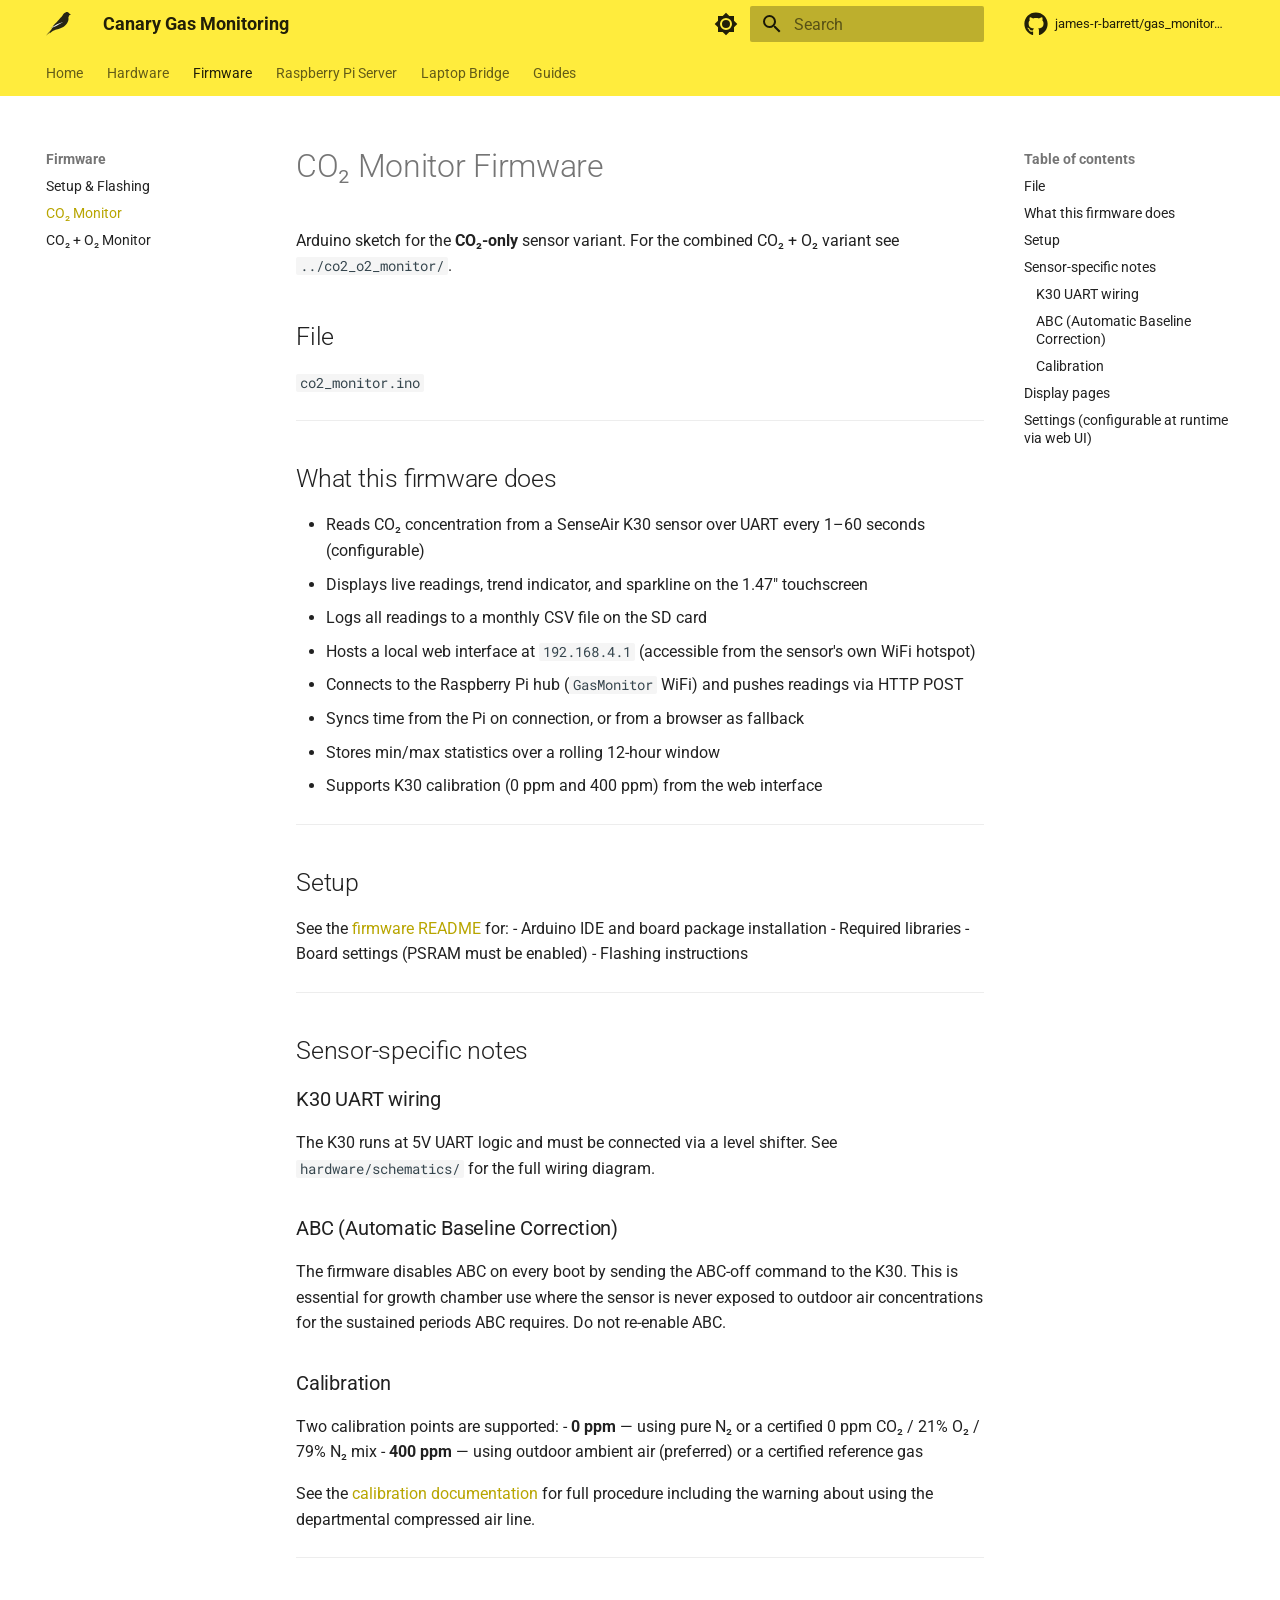
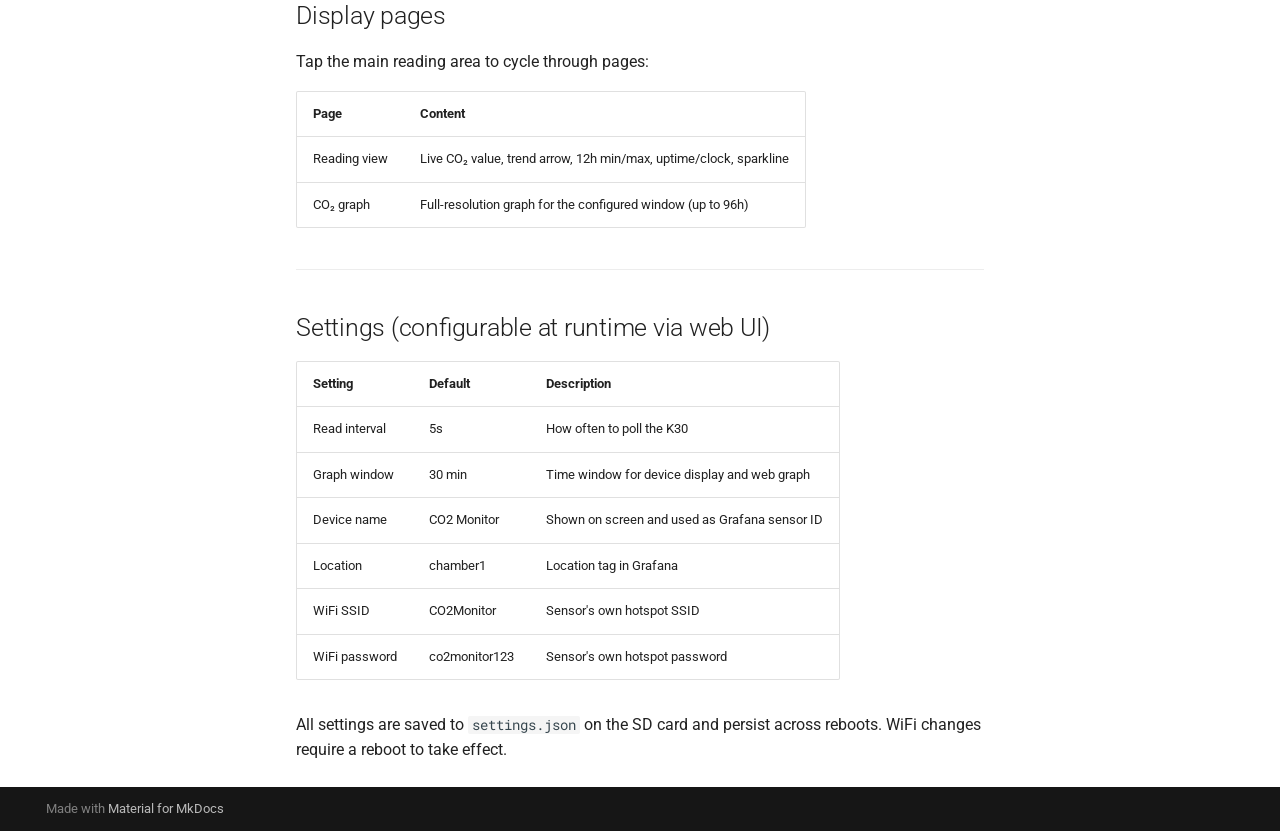
<file: firmware/co2_monitor/index.html>
<!doctype html>
<html lang="en" class="no-js">
  <head>
    
      <meta charset="utf-8">
      <meta name="viewport" content="width=device-width,initial-scale=1">
      
        <meta name="description" content="Open-source networked CO₂/O₂ monitoring for laboratory growth chambers">
      
      
        <meta name="author" content="James Barrett">
      
      
        <link rel="canonical" href="https://james-r-barrett.github.io/gas_monitoring/firmware/co2_monitor/">
      
      
        <link rel="prev" href="../">
      
      
        <link rel="next" href="../co2_o2_monitor/">
      
      
        
      
      
      <link rel="icon" href="../../images/icon.svg">
      <meta name="generator" content="mkdocs-1.6.1, mkdocs-material-9.7.6">
    
    
      
        <title>CO₂ Monitor - Canary Gas Monitoring</title>
      
    
    
      <link rel="stylesheet" href="../../assets/stylesheets/main.484c7ddc.min.css">
      
        
        <link rel="stylesheet" href="../../assets/stylesheets/palette.ab4e12ef.min.css">
      
      


    
    
      
    
    
      
        
        
        <link rel="preconnect" href="https://fonts.gstatic.com" crossorigin>
        <link rel="stylesheet" href="https://fonts.googleapis.com/css?family=Roboto:300,300i,400,400i,700,700i%7CRoboto+Mono:400,400i,700,700i&display=fallback">
        <style>:root{--md-text-font:"Roboto";--md-code-font:"Roboto Mono"}</style>
      
    
    
      <link rel="stylesheet" href="../../stylesheets/extra.css">
    
    <script>__md_scope=new URL("../..",location),__md_hash=e=>[...e].reduce(((e,_)=>(e<<5)-e+_.charCodeAt(0)),0),__md_get=(e,_=localStorage,t=__md_scope)=>JSON.parse(_.getItem(t.pathname+"."+e)),__md_set=(e,_,t=localStorage,a=__md_scope)=>{try{t.setItem(a.pathname+"."+e,JSON.stringify(_))}catch(e){}}</script>
    
      

    
    
  </head>
  
  
    
    
      
    
    
    
    
    <body dir="ltr" data-md-color-scheme="default" data-md-color-primary="yellow" data-md-color-accent="yellow">
  
    
    <input class="md-toggle" data-md-toggle="drawer" type="checkbox" id="__drawer" autocomplete="off">
    <input class="md-toggle" data-md-toggle="search" type="checkbox" id="__search" autocomplete="off">
    <label class="md-overlay" for="__drawer"></label>
    <div data-md-component="skip">
      
        
        <a href="#co2-monitor-firmware" class="md-skip">
          Skip to content
        </a>
      
    </div>
    <div data-md-component="announce">
      
    </div>
    
    
      

<header class="md-header" data-md-component="header">
  <nav class="md-header__inner md-grid" aria-label="Header">
    <a href="../.." title="Canary Gas Monitoring" class="md-header__button md-logo" aria-label="Canary Gas Monitoring" data-md-component="logo">
      
  <img src="../../images/icon.svg" alt="logo">

    </a>
    <label class="md-header__button md-icon" for="__drawer">
      
      <svg xmlns="http://www.w3.org/2000/svg" viewBox="0 0 24 24"><path d="M3 6h18v2H3zm0 5h18v2H3zm0 5h18v2H3z"/></svg>
    </label>
    <div class="md-header__title" data-md-component="header-title">
      <div class="md-header__ellipsis">
        <div class="md-header__topic">
          <span class="md-ellipsis">
            Canary Gas Monitoring
          </span>
        </div>
        <div class="md-header__topic" data-md-component="header-topic">
          <span class="md-ellipsis">
            
              CO₂ Monitor
            
          </span>
        </div>
      </div>
    </div>
    
      
        <form class="md-header__option" data-md-component="palette">
  
    
    
    
    <input class="md-option" data-md-color-media="" data-md-color-scheme="default" data-md-color-primary="yellow" data-md-color-accent="yellow"  aria-label="Switch to dark mode"  type="radio" name="__palette" id="__palette_0">
    
      <label class="md-header__button md-icon" title="Switch to dark mode" for="__palette_1" hidden>
        <svg xmlns="http://www.w3.org/2000/svg" viewBox="0 0 24 24"><path d="M12 8a4 4 0 0 0-4 4 4 4 0 0 0 4 4 4 4 0 0 0 4-4 4 4 0 0 0-4-4m0 10a6 6 0 0 1-6-6 6 6 0 0 1 6-6 6 6 0 0 1 6 6 6 6 0 0 1-6 6m8-9.31V4h-4.69L12 .69 8.69 4H4v4.69L.69 12 4 15.31V20h4.69L12 23.31 15.31 20H20v-4.69L23.31 12z"/></svg>
      </label>
    
  
    
    
    
    <input class="md-option" data-md-color-media="" data-md-color-scheme="slate" data-md-color-primary="teal" data-md-color-accent="teal"  aria-label="Switch to light mode"  type="radio" name="__palette" id="__palette_1">
    
      <label class="md-header__button md-icon" title="Switch to light mode" for="__palette_0" hidden>
        <svg xmlns="http://www.w3.org/2000/svg" viewBox="0 0 24 24"><path d="M12 18c-.89 0-1.74-.2-2.5-.55C11.56 16.5 13 14.42 13 12s-1.44-4.5-3.5-5.45C10.26 6.2 11.11 6 12 6a6 6 0 0 1 6 6 6 6 0 0 1-6 6m8-9.31V4h-4.69L12 .69 8.69 4H4v4.69L.69 12 4 15.31V20h4.69L12 23.31 15.31 20H20v-4.69L23.31 12z"/></svg>
      </label>
    
  
</form>
      
    
    
      <script>var palette=__md_get("__palette");if(palette&&palette.color){if("(prefers-color-scheme)"===palette.color.media){var media=matchMedia("(prefers-color-scheme: light)"),input=document.querySelector(media.matches?"[data-md-color-media='(prefers-color-scheme: light)']":"[data-md-color-media='(prefers-color-scheme: dark)']");palette.color.media=input.getAttribute("data-md-color-media"),palette.color.scheme=input.getAttribute("data-md-color-scheme"),palette.color.primary=input.getAttribute("data-md-color-primary"),palette.color.accent=input.getAttribute("data-md-color-accent")}for(var[key,value]of Object.entries(palette.color))document.body.setAttribute("data-md-color-"+key,value)}</script>
    
    
    
      
      
        <label class="md-header__button md-icon" for="__search">
          
          <svg xmlns="http://www.w3.org/2000/svg" viewBox="0 0 24 24"><path d="M9.5 3A6.5 6.5 0 0 1 16 9.5c0 1.61-.59 3.09-1.56 4.23l.27.27h.79l5 5-1.5 1.5-5-5v-.79l-.27-.27A6.52 6.52 0 0 1 9.5 16 6.5 6.5 0 0 1 3 9.5 6.5 6.5 0 0 1 9.5 3m0 2C7 5 5 7 5 9.5S7 14 9.5 14 14 12 14 9.5 12 5 9.5 5"/></svg>
        </label>
        <div class="md-search" data-md-component="search" role="dialog">
  <label class="md-search__overlay" for="__search"></label>
  <div class="md-search__inner" role="search">
    <form class="md-search__form" name="search">
      <input type="text" class="md-search__input" name="query" aria-label="Search" placeholder="Search" autocapitalize="off" autocorrect="off" autocomplete="off" spellcheck="false" data-md-component="search-query" required>
      <label class="md-search__icon md-icon" for="__search">
        
        <svg xmlns="http://www.w3.org/2000/svg" viewBox="0 0 24 24"><path d="M9.5 3A6.5 6.5 0 0 1 16 9.5c0 1.61-.59 3.09-1.56 4.23l.27.27h.79l5 5-1.5 1.5-5-5v-.79l-.27-.27A6.52 6.52 0 0 1 9.5 16 6.5 6.5 0 0 1 3 9.5 6.5 6.5 0 0 1 9.5 3m0 2C7 5 5 7 5 9.5S7 14 9.5 14 14 12 14 9.5 12 5 9.5 5"/></svg>
        
        <svg xmlns="http://www.w3.org/2000/svg" viewBox="0 0 24 24"><path d="M20 11v2H8l5.5 5.5-1.42 1.42L4.16 12l7.92-7.92L13.5 5.5 8 11z"/></svg>
      </label>
      <nav class="md-search__options" aria-label="Search">
        
        <button type="reset" class="md-search__icon md-icon" title="Clear" aria-label="Clear" tabindex="-1">
          
          <svg xmlns="http://www.w3.org/2000/svg" viewBox="0 0 24 24"><path d="M19 6.41 17.59 5 12 10.59 6.41 5 5 6.41 10.59 12 5 17.59 6.41 19 12 13.41 17.59 19 19 17.59 13.41 12z"/></svg>
        </button>
      </nav>
      
    </form>
    <div class="md-search__output">
      <div class="md-search__scrollwrap" tabindex="0" data-md-scrollfix>
        <div class="md-search-result" data-md-component="search-result">
          <div class="md-search-result__meta">
            Initializing search
          </div>
          <ol class="md-search-result__list" role="presentation"></ol>
        </div>
      </div>
    </div>
  </div>
</div>
      
    
    
      <div class="md-header__source">
        <a href="https://github.com/james-r-barrett/gas_monitoring" title="Go to repository" class="md-source" data-md-component="source">
  <div class="md-source__icon md-icon">
    
    <svg xmlns="http://www.w3.org/2000/svg" viewBox="0 0 512 512"><!--! Font Awesome Free 7.1.0 by @fontawesome - https://fontawesome.com License - https://fontawesome.com/license/free (Icons: CC BY 4.0, Fonts: SIL OFL 1.1, Code: MIT License) Copyright 2025 Fonticons, Inc.--><path d="M173.9 397.4c0 2-2.3 3.6-5.2 3.6-3.3.3-5.6-1.3-5.6-3.6 0-2 2.3-3.6 5.2-3.6 3-.3 5.6 1.3 5.6 3.6m-31.1-4.5c-.7 2 1.3 4.3 4.3 4.9 2.6 1 5.6 0 6.2-2s-1.3-4.3-4.3-5.2c-2.6-.7-5.5.3-6.2 2.3m44.2-1.7c-2.9.7-4.9 2.6-4.6 4.9.3 2 2.9 3.3 5.9 2.6 2.9-.7 4.9-2.6 4.6-4.6-.3-1.9-3-3.2-5.9-2.9M252.8 8C114.1 8 8 113.3 8 252c0 110.9 69.8 205.8 169.5 239.2 12.8 2.3 17.3-5.6 17.3-12.1 0-6.2-.3-40.4-.3-61.4 0 0-70 15-84.7-29.8 0 0-11.4-29.1-27.8-36.6 0 0-22.9-15.7 1.6-15.4 0 0 24.9 2 38.6 25.8 21.9 38.6 58.6 27.5 72.9 20.9 2.3-16 8.8-27.1 16-33.7-55.9-6.2-112.3-14.3-112.3-110.5 0-27.5 7.6-41.3 23.6-58.9-2.6-6.5-11.1-33.3 2.6-67.9 20.9-6.5 69 27 69 27 20-5.6 41.5-8.5 62.8-8.5s42.8 2.9 62.8 8.5c0 0 48.1-33.6 69-27 13.7 34.7 5.2 61.4 2.6 67.9 16 17.7 25.8 31.5 25.8 58.9 0 96.5-58.9 104.2-114.8 110.5 9.2 7.9 17 22.9 17 46.4 0 33.7-.3 75.4-.3 83.6 0 6.5 4.6 14.4 17.3 12.1C436.2 457.8 504 362.9 504 252 504 113.3 391.5 8 252.8 8M105.2 352.9c-1.3 1-1 3.3.7 5.2 1.6 1.6 3.9 2.3 5.2 1 1.3-1 1-3.3-.7-5.2-1.6-1.6-3.9-2.3-5.2-1m-10.8-8.1c-.7 1.3.3 2.9 2.3 3.9 1.6 1 3.6.7 4.3-.7.7-1.3-.3-2.9-2.3-3.9-2-.6-3.6-.3-4.3.7m32.4 35.6c-1.6 1.3-1 4.3 1.3 6.2 2.3 2.3 5.2 2.6 6.5 1 1.3-1.3.7-4.3-1.3-6.2-2.2-2.3-5.2-2.6-6.5-1m-11.4-14.7c-1.6 1-1.6 3.6 0 5.9s4.3 3.3 5.6 2.3c1.6-1.3 1.6-3.9 0-6.2-1.4-2.3-4-3.3-5.6-2"/></svg>
  </div>
  <div class="md-source__repository">
    james-r-barrett/gas_monitoring
  </div>
</a>
      </div>
    
  </nav>
  
</header>
    
    <div class="md-container" data-md-component="container">
      
      
        
          
            
<nav class="md-tabs" aria-label="Tabs" data-md-component="tabs">
  <div class="md-grid">
    <ul class="md-tabs__list">
      
        
  
  
  
  
    <li class="md-tabs__item">
      <a href="../.." class="md-tabs__link">
        
  
  
    
  
  Home

      </a>
    </li>
  

      
        
  
  
  
  
    
    
      <li class="md-tabs__item">
        <a href="../../hardware/" class="md-tabs__link">
          
  
  
  Hardware

        </a>
      </li>
    
  

      
        
  
  
  
    
  
  
    
    
      <li class="md-tabs__item md-tabs__item--active">
        <a href="../" class="md-tabs__link">
          
  
  
  Firmware

        </a>
      </li>
    
  

      
        
  
  
  
  
    <li class="md-tabs__item">
      <a href="../../server/" class="md-tabs__link">
        
  
  
    
  
  Raspberry Pi Server

      </a>
    </li>
  

      
        
  
  
  
  
    <li class="md-tabs__item">
      <a href="../../laptop-bridge" class="md-tabs__link">
        
  
  
    
  
  Laptop Bridge

      </a>
    </li>
  

      
        
  
  
  
  
    
    
      <li class="md-tabs__item">
        <a href="../../guides/user-guide/" class="md-tabs__link">
          
  
  
  Guides

        </a>
      </li>
    
  

      
    </ul>
  </div>
</nav>
          
        
      
      <main class="md-main" data-md-component="main">
        <div class="md-main__inner md-grid">
          
            
              
              <div class="md-sidebar md-sidebar--primary" data-md-component="sidebar" data-md-type="navigation" >
                <div class="md-sidebar__scrollwrap">
                  <div class="md-sidebar__inner">
                    


  


<nav class="md-nav md-nav--primary md-nav--lifted" aria-label="Navigation" data-md-level="0">
  <label class="md-nav__title" for="__drawer">
    <a href="../.." title="Canary Gas Monitoring" class="md-nav__button md-logo" aria-label="Canary Gas Monitoring" data-md-component="logo">
      
  <img src="../../images/icon.svg" alt="logo">

    </a>
    Canary Gas Monitoring
  </label>
  
    <div class="md-nav__source">
      <a href="https://github.com/james-r-barrett/gas_monitoring" title="Go to repository" class="md-source" data-md-component="source">
  <div class="md-source__icon md-icon">
    
    <svg xmlns="http://www.w3.org/2000/svg" viewBox="0 0 512 512"><!--! Font Awesome Free 7.1.0 by @fontawesome - https://fontawesome.com License - https://fontawesome.com/license/free (Icons: CC BY 4.0, Fonts: SIL OFL 1.1, Code: MIT License) Copyright 2025 Fonticons, Inc.--><path d="M173.9 397.4c0 2-2.3 3.6-5.2 3.6-3.3.3-5.6-1.3-5.6-3.6 0-2 2.3-3.6 5.2-3.6 3-.3 5.6 1.3 5.6 3.6m-31.1-4.5c-.7 2 1.3 4.3 4.3 4.9 2.6 1 5.6 0 6.2-2s-1.3-4.3-4.3-5.2c-2.6-.7-5.5.3-6.2 2.3m44.2-1.7c-2.9.7-4.9 2.6-4.6 4.9.3 2 2.9 3.3 5.9 2.6 2.9-.7 4.9-2.6 4.6-4.6-.3-1.9-3-3.2-5.9-2.9M252.8 8C114.1 8 8 113.3 8 252c0 110.9 69.8 205.8 169.5 239.2 12.8 2.3 17.3-5.6 17.3-12.1 0-6.2-.3-40.4-.3-61.4 0 0-70 15-84.7-29.8 0 0-11.4-29.1-27.8-36.6 0 0-22.9-15.7 1.6-15.4 0 0 24.9 2 38.6 25.8 21.9 38.6 58.6 27.5 72.9 20.9 2.3-16 8.8-27.1 16-33.7-55.9-6.2-112.3-14.3-112.3-110.5 0-27.5 7.6-41.3 23.6-58.9-2.6-6.5-11.1-33.3 2.6-67.9 20.9-6.5 69 27 69 27 20-5.6 41.5-8.5 62.8-8.5s42.8 2.9 62.8 8.5c0 0 48.1-33.6 69-27 13.7 34.7 5.2 61.4 2.6 67.9 16 17.7 25.8 31.5 25.8 58.9 0 96.5-58.9 104.2-114.8 110.5 9.2 7.9 17 22.9 17 46.4 0 33.7-.3 75.4-.3 83.6 0 6.5 4.6 14.4 17.3 12.1C436.2 457.8 504 362.9 504 252 504 113.3 391.5 8 252.8 8M105.2 352.9c-1.3 1-1 3.3.7 5.2 1.6 1.6 3.9 2.3 5.2 1 1.3-1 1-3.3-.7-5.2-1.6-1.6-3.9-2.3-5.2-1m-10.8-8.1c-.7 1.3.3 2.9 2.3 3.9 1.6 1 3.6.7 4.3-.7.7-1.3-.3-2.9-2.3-3.9-2-.6-3.6-.3-4.3.7m32.4 35.6c-1.6 1.3-1 4.3 1.3 6.2 2.3 2.3 5.2 2.6 6.5 1 1.3-1.3.7-4.3-1.3-6.2-2.2-2.3-5.2-2.6-6.5-1m-11.4-14.7c-1.6 1-1.6 3.6 0 5.9s4.3 3.3 5.6 2.3c1.6-1.3 1.6-3.9 0-6.2-1.4-2.3-4-3.3-5.6-2"/></svg>
  </div>
  <div class="md-source__repository">
    james-r-barrett/gas_monitoring
  </div>
</a>
    </div>
  
  <ul class="md-nav__list" data-md-scrollfix>
    
      
      
  
  
  
  
    <li class="md-nav__item">
      <a href="../.." class="md-nav__link">
        
  
  
  <span class="md-ellipsis">
    
  
    Home
  

    
  </span>
  
  

      </a>
    </li>
  

    
      
      
  
  
  
  
    
    
    
    
      
      
        
      
    
    
    <li class="md-nav__item md-nav__item--nested">
      
        
        
        <input class="md-nav__toggle md-toggle " type="checkbox" id="__nav_2" >
        
          
          <label class="md-nav__link" for="__nav_2" id="__nav_2_label" tabindex="0">
            
  
  
  <span class="md-ellipsis">
    
  
    Hardware
  

    
  </span>
  
  

            <span class="md-nav__icon md-icon"></span>
          </label>
        
        <nav class="md-nav" data-md-level="1" aria-labelledby="__nav_2_label" aria-expanded="false">
          <label class="md-nav__title" for="__nav_2">
            <span class="md-nav__icon md-icon"></span>
            
  
    Hardware
  

          </label>
          <ul class="md-nav__list" data-md-scrollfix>
            
              
                
  
  
  
  
    <li class="md-nav__item">
      <a href="../../hardware/" class="md-nav__link">
        
  
  
  <span class="md-ellipsis">
    
  
    Overview
  

    
  </span>
  
  

      </a>
    </li>
  

              
            
              
                
  
  
  
  
    <li class="md-nav__item">
      <a href="../../hardware/bom/" class="md-nav__link">
        
  
  
  <span class="md-ellipsis">
    
  
    Bill of Materials
  

    
  </span>
  
  

      </a>
    </li>
  

              
            
              
                
  
  
  
  
    <li class="md-nav__item">
      <a href="../../hardware/schematics/" class="md-nav__link">
        
  
  
  <span class="md-ellipsis">
    
  
    Schematics
  

    
  </span>
  
  

      </a>
    </li>
  

              
            
              
                
  
  
  
  
    <li class="md-nav__item">
      <a href="../../hardware/3d-print/" class="md-nav__link">
        
  
  
  <span class="md-ellipsis">
    
  
    3D Printing
  

    
  </span>
  
  

      </a>
    </li>
  

              
            
          </ul>
        </nav>
      
    </li>
  

    
      
      
  
  
    
  
  
  
    
    
    
    
      
        
        
      
      
        
      
    
    
    <li class="md-nav__item md-nav__item--active md-nav__item--section md-nav__item--nested">
      
        
        
        <input class="md-nav__toggle md-toggle " type="checkbox" id="__nav_3" checked>
        
          
          <label class="md-nav__link" for="__nav_3" id="__nav_3_label" tabindex="">
            
  
  
  <span class="md-ellipsis">
    
  
    Firmware
  

    
  </span>
  
  

            <span class="md-nav__icon md-icon"></span>
          </label>
        
        <nav class="md-nav" data-md-level="1" aria-labelledby="__nav_3_label" aria-expanded="true">
          <label class="md-nav__title" for="__nav_3">
            <span class="md-nav__icon md-icon"></span>
            
  
    Firmware
  

          </label>
          <ul class="md-nav__list" data-md-scrollfix>
            
              
                
  
  
  
  
    <li class="md-nav__item">
      <a href="../" class="md-nav__link">
        
  
  
  <span class="md-ellipsis">
    
  
    Setup & Flashing
  

    
  </span>
  
  

      </a>
    </li>
  

              
            
              
                
  
  
    
  
  
  
    <li class="md-nav__item md-nav__item--active">
      
      <input class="md-nav__toggle md-toggle" type="checkbox" id="__toc">
      
      
        
      
      
        <label class="md-nav__link md-nav__link--active" for="__toc">
          
  
  
  <span class="md-ellipsis">
    
  
    CO₂ Monitor
  

    
  </span>
  
  

          <span class="md-nav__icon md-icon"></span>
        </label>
      
      <a href="./" class="md-nav__link md-nav__link--active">
        
  
  
  <span class="md-ellipsis">
    
  
    CO₂ Monitor
  

    
  </span>
  
  

      </a>
      
        

<nav class="md-nav md-nav--secondary" aria-label="Table of contents">
  
  
  
    
  
  
    <label class="md-nav__title" for="__toc">
      <span class="md-nav__icon md-icon"></span>
      Table of contents
    </label>
    <ul class="md-nav__list" data-md-component="toc" data-md-scrollfix>
      
        <li class="md-nav__item">
  <a href="#file" class="md-nav__link">
    <span class="md-ellipsis">
      
        File
      
    </span>
  </a>
  
</li>
      
        <li class="md-nav__item">
  <a href="#what-this-firmware-does" class="md-nav__link">
    <span class="md-ellipsis">
      
        What this firmware does
      
    </span>
  </a>
  
</li>
      
        <li class="md-nav__item">
  <a href="#setup" class="md-nav__link">
    <span class="md-ellipsis">
      
        Setup
      
    </span>
  </a>
  
</li>
      
        <li class="md-nav__item">
  <a href="#sensor-specific-notes" class="md-nav__link">
    <span class="md-ellipsis">
      
        Sensor-specific notes
      
    </span>
  </a>
  
    <nav class="md-nav" aria-label="Sensor-specific notes">
      <ul class="md-nav__list">
        
          <li class="md-nav__item">
  <a href="#k30-uart-wiring" class="md-nav__link">
    <span class="md-ellipsis">
      
        K30 UART wiring
      
    </span>
  </a>
  
</li>
        
          <li class="md-nav__item">
  <a href="#abc-automatic-baseline-correction" class="md-nav__link">
    <span class="md-ellipsis">
      
        ABC (Automatic Baseline Correction)
      
    </span>
  </a>
  
</li>
        
          <li class="md-nav__item">
  <a href="#calibration" class="md-nav__link">
    <span class="md-ellipsis">
      
        Calibration
      
    </span>
  </a>
  
</li>
        
      </ul>
    </nav>
  
</li>
      
        <li class="md-nav__item">
  <a href="#display-pages" class="md-nav__link">
    <span class="md-ellipsis">
      
        Display pages
      
    </span>
  </a>
  
</li>
      
        <li class="md-nav__item">
  <a href="#settings-configurable-at-runtime-via-web-ui" class="md-nav__link">
    <span class="md-ellipsis">
      
        Settings (configurable at runtime via web UI)
      
    </span>
  </a>
  
</li>
      
    </ul>
  
</nav>
      
    </li>
  

              
            
              
                
  
  
  
  
    <li class="md-nav__item">
      <a href="../co2_o2_monitor/" class="md-nav__link">
        
  
  
  <span class="md-ellipsis">
    
  
    CO₂ + O₂ Monitor
  

    
  </span>
  
  

      </a>
    </li>
  

              
            
          </ul>
        </nav>
      
    </li>
  

    
      
      
  
  
  
  
    <li class="md-nav__item">
      <a href="../../server/" class="md-nav__link">
        
  
  
  <span class="md-ellipsis">
    
  
    Raspberry Pi Server
  

    
  </span>
  
  

      </a>
    </li>
  

    
      
      
  
  
  
  
    <li class="md-nav__item">
      <a href="../../laptop-bridge" class="md-nav__link">
        
  
  
  <span class="md-ellipsis">
    
  
    Laptop Bridge
  

    
  </span>
  
  

      </a>
    </li>
  

    
      
      
  
  
  
  
    
    
    
    
      
      
        
      
    
    
    <li class="md-nav__item md-nav__item--nested">
      
        
        
        <input class="md-nav__toggle md-toggle " type="checkbox" id="__nav_6" >
        
          
          <label class="md-nav__link" for="__nav_6" id="__nav_6_label" tabindex="0">
            
  
  
  <span class="md-ellipsis">
    
  
    Guides
  

    
  </span>
  
  

            <span class="md-nav__icon md-icon"></span>
          </label>
        
        <nav class="md-nav" data-md-level="1" aria-labelledby="__nav_6_label" aria-expanded="false">
          <label class="md-nav__title" for="__nav_6">
            <span class="md-nav__icon md-icon"></span>
            
  
    Guides
  

          </label>
          <ul class="md-nav__list" data-md-scrollfix>
            
              
                
  
  
  
  
    <li class="md-nav__item">
      <a href="../../guides/user-guide/" class="md-nav__link">
        
  
  
  <span class="md-ellipsis">
    
  
    User Guide
  

    
  </span>
  
  

      </a>
    </li>
  

              
            
              
                
  
  
  
  
    <li class="md-nav__item">
      <a href="../../guides/assembly/" class="md-nav__link">
        
  
  
  <span class="md-ellipsis">
    
  
    Assembly
  

    
  </span>
  
  

      </a>
    </li>
  

              
            
          </ul>
        </nav>
      
    </li>
  

    
  </ul>
</nav>
                  </div>
                </div>
              </div>
            
            
              
              <div class="md-sidebar md-sidebar--secondary" data-md-component="sidebar" data-md-type="toc" >
                <div class="md-sidebar__scrollwrap">
                  <div class="md-sidebar__inner">
                    

<nav class="md-nav md-nav--secondary" aria-label="Table of contents">
  
  
  
    
  
  
    <label class="md-nav__title" for="__toc">
      <span class="md-nav__icon md-icon"></span>
      Table of contents
    </label>
    <ul class="md-nav__list" data-md-component="toc" data-md-scrollfix>
      
        <li class="md-nav__item">
  <a href="#file" class="md-nav__link">
    <span class="md-ellipsis">
      
        File
      
    </span>
  </a>
  
</li>
      
        <li class="md-nav__item">
  <a href="#what-this-firmware-does" class="md-nav__link">
    <span class="md-ellipsis">
      
        What this firmware does
      
    </span>
  </a>
  
</li>
      
        <li class="md-nav__item">
  <a href="#setup" class="md-nav__link">
    <span class="md-ellipsis">
      
        Setup
      
    </span>
  </a>
  
</li>
      
        <li class="md-nav__item">
  <a href="#sensor-specific-notes" class="md-nav__link">
    <span class="md-ellipsis">
      
        Sensor-specific notes
      
    </span>
  </a>
  
    <nav class="md-nav" aria-label="Sensor-specific notes">
      <ul class="md-nav__list">
        
          <li class="md-nav__item">
  <a href="#k30-uart-wiring" class="md-nav__link">
    <span class="md-ellipsis">
      
        K30 UART wiring
      
    </span>
  </a>
  
</li>
        
          <li class="md-nav__item">
  <a href="#abc-automatic-baseline-correction" class="md-nav__link">
    <span class="md-ellipsis">
      
        ABC (Automatic Baseline Correction)
      
    </span>
  </a>
  
</li>
        
          <li class="md-nav__item">
  <a href="#calibration" class="md-nav__link">
    <span class="md-ellipsis">
      
        Calibration
      
    </span>
  </a>
  
</li>
        
      </ul>
    </nav>
  
</li>
      
        <li class="md-nav__item">
  <a href="#display-pages" class="md-nav__link">
    <span class="md-ellipsis">
      
        Display pages
      
    </span>
  </a>
  
</li>
      
        <li class="md-nav__item">
  <a href="#settings-configurable-at-runtime-via-web-ui" class="md-nav__link">
    <span class="md-ellipsis">
      
        Settings (configurable at runtime via web UI)
      
    </span>
  </a>
  
</li>
      
    </ul>
  
</nav>
                  </div>
                </div>
              </div>
            
          
          
            <div class="md-content" data-md-component="content">
              
              <article class="md-content__inner md-typeset">
                
                  


  
  


<h1 id="co2-monitor-firmware">CO₂ Monitor Firmware<a class="headerlink" href="#co2-monitor-firmware" title="Permanent link">&para;</a></h1>
<p>Arduino sketch for the <strong>CO₂-only</strong> sensor variant. For the combined CO₂ + O₂ variant see <code>../co2_o2_monitor/</code>.</p>
<h2 id="file">File<a class="headerlink" href="#file" title="Permanent link">&para;</a></h2>
<p><code>co2_monitor.ino</code></p>
<hr />
<h2 id="what-this-firmware-does">What this firmware does<a class="headerlink" href="#what-this-firmware-does" title="Permanent link">&para;</a></h2>
<ul>
<li>Reads CO₂ concentration from a SenseAir K30 sensor over UART every 1–60 seconds (configurable)</li>
<li>Displays live readings, trend indicator, and sparkline on the 1.47" touchscreen</li>
<li>Logs all readings to a monthly CSV file on the SD card</li>
<li>Hosts a local web interface at <code>192.168.4.1</code> (accessible from the sensor's own WiFi hotspot)</li>
<li>Connects to the Raspberry Pi hub (<code>GasMonitor</code> WiFi) and pushes readings via HTTP POST</li>
<li>Syncs time from the Pi on connection, or from a browser as fallback</li>
<li>Stores min/max statistics over a rolling 12-hour window</li>
<li>Supports K30 calibration (0 ppm and 400 ppm) from the web interface</li>
</ul>
<hr />
<h2 id="setup">Setup<a class="headerlink" href="#setup" title="Permanent link">&para;</a></h2>
<p>See the <a href="../">firmware README</a> for:
- Arduino IDE and board package installation
- Required libraries
- Board settings (PSRAM must be enabled)
- Flashing instructions</p>
<hr />
<h2 id="sensor-specific-notes">Sensor-specific notes<a class="headerlink" href="#sensor-specific-notes" title="Permanent link">&para;</a></h2>
<h3 id="k30-uart-wiring">K30 UART wiring<a class="headerlink" href="#k30-uart-wiring" title="Permanent link">&para;</a></h3>
<p>The K30 runs at 5V UART logic and must be connected via a level shifter. See <code>hardware/schematics/</code> for the full wiring diagram.</p>
<h3 id="abc-automatic-baseline-correction">ABC (Automatic Baseline Correction)<a class="headerlink" href="#abc-automatic-baseline-correction" title="Permanent link">&para;</a></h3>
<p>The firmware disables ABC on every boot by sending the ABC-off command to the K30. This is essential for growth chamber use where the sensor is never exposed to outdoor air concentrations for the sustained periods ABC requires. Do not re-enable ABC.</p>
<h3 id="calibration">Calibration<a class="headerlink" href="#calibration" title="Permanent link">&para;</a></h3>
<p>Two calibration points are supported:
- <strong>0 ppm</strong> — using pure N₂ or a certified 0 ppm CO₂ / 21% O₂ / 79% N₂ mix
- <strong>400 ppm</strong> — using outdoor ambient air (preferred) or a certified reference gas</p>
<p>See the <a href="/docs/user-guide.md">calibration documentation</a> for full procedure including the warning about using the departmental compressed air line.</p>
<hr />
<h2 id="display-pages">Display pages<a class="headerlink" href="#display-pages" title="Permanent link">&para;</a></h2>
<p>Tap the main reading area to cycle through pages:</p>
<table>
<thead>
<tr>
<th>Page</th>
<th>Content</th>
</tr>
</thead>
<tbody>
<tr>
<td>Reading view</td>
<td>Live CO₂ value, trend arrow, 12h min/max, uptime/clock, sparkline</td>
</tr>
<tr>
<td>CO₂ graph</td>
<td>Full-resolution graph for the configured window (up to 96h)</td>
</tr>
</tbody>
</table>
<hr />
<h2 id="settings-configurable-at-runtime-via-web-ui">Settings (configurable at runtime via web UI)<a class="headerlink" href="#settings-configurable-at-runtime-via-web-ui" title="Permanent link">&para;</a></h2>
<table>
<thead>
<tr>
<th>Setting</th>
<th>Default</th>
<th>Description</th>
</tr>
</thead>
<tbody>
<tr>
<td>Read interval</td>
<td>5s</td>
<td>How often to poll the K30</td>
</tr>
<tr>
<td>Graph window</td>
<td>30 min</td>
<td>Time window for device display and web graph</td>
</tr>
<tr>
<td>Device name</td>
<td>CO2 Monitor</td>
<td>Shown on screen and used as Grafana sensor ID</td>
</tr>
<tr>
<td>Location</td>
<td>chamber1</td>
<td>Location tag in Grafana</td>
</tr>
<tr>
<td>WiFi SSID</td>
<td>CO2Monitor</td>
<td>Sensor's own hotspot SSID</td>
</tr>
<tr>
<td>WiFi password</td>
<td>co2monitor123</td>
<td>Sensor's own hotspot password</td>
</tr>
</tbody>
</table>
<p>All settings are saved to <code>settings.json</code> on the SD card and persist across reboots. WiFi changes require a reboot to take effect.</p>












                
              </article>
            </div>
          
          
<script>var target=document.getElementById(location.hash.slice(1));target&&target.name&&(target.checked=target.name.startsWith("__tabbed_"))</script>
        </div>
        
          <button type="button" class="md-top md-icon" data-md-component="top" hidden>
  
  <svg xmlns="http://www.w3.org/2000/svg" viewBox="0 0 24 24"><path d="M13 20h-2V8l-5.5 5.5-1.42-1.42L12 4.16l7.92 7.92-1.42 1.42L13 8z"/></svg>
  Back to top
</button>
        
      </main>
      
        <footer class="md-footer">
  
  <div class="md-footer-meta md-typeset">
    <div class="md-footer-meta__inner md-grid">
      <div class="md-copyright">
  
  
    Made with
    <a href="https://squidfunk.github.io/mkdocs-material/" target="_blank" rel="noopener">
      Material for MkDocs
    </a>
  
</div>
      
    </div>
  </div>
</footer>
      
    </div>
    <div class="md-dialog" data-md-component="dialog">
      <div class="md-dialog__inner md-typeset"></div>
    </div>
    
    
    
      
      
      <script id="__config" type="application/json">{"annotate": null, "base": "../..", "features": ["navigation.tabs", "navigation.instant", "navigation.sections", "navigation.top", "search.highlight", "content.code.copy"], "search": "../../assets/javascripts/workers/search.2c215733.min.js", "tags": null, "translations": {"clipboard.copied": "Copied to clipboard", "clipboard.copy": "Copy to clipboard", "search.result.more.one": "1 more on this page", "search.result.more.other": "# more on this page", "search.result.none": "No matching documents", "search.result.one": "1 matching document", "search.result.other": "# matching documents", "search.result.placeholder": "Type to start searching", "search.result.term.missing": "Missing", "select.version": "Select version"}, "version": null}</script>
    
    
      <script src="../../assets/javascripts/bundle.79ae519e.min.js"></script>
      
    
  </body>
</html>
</file>
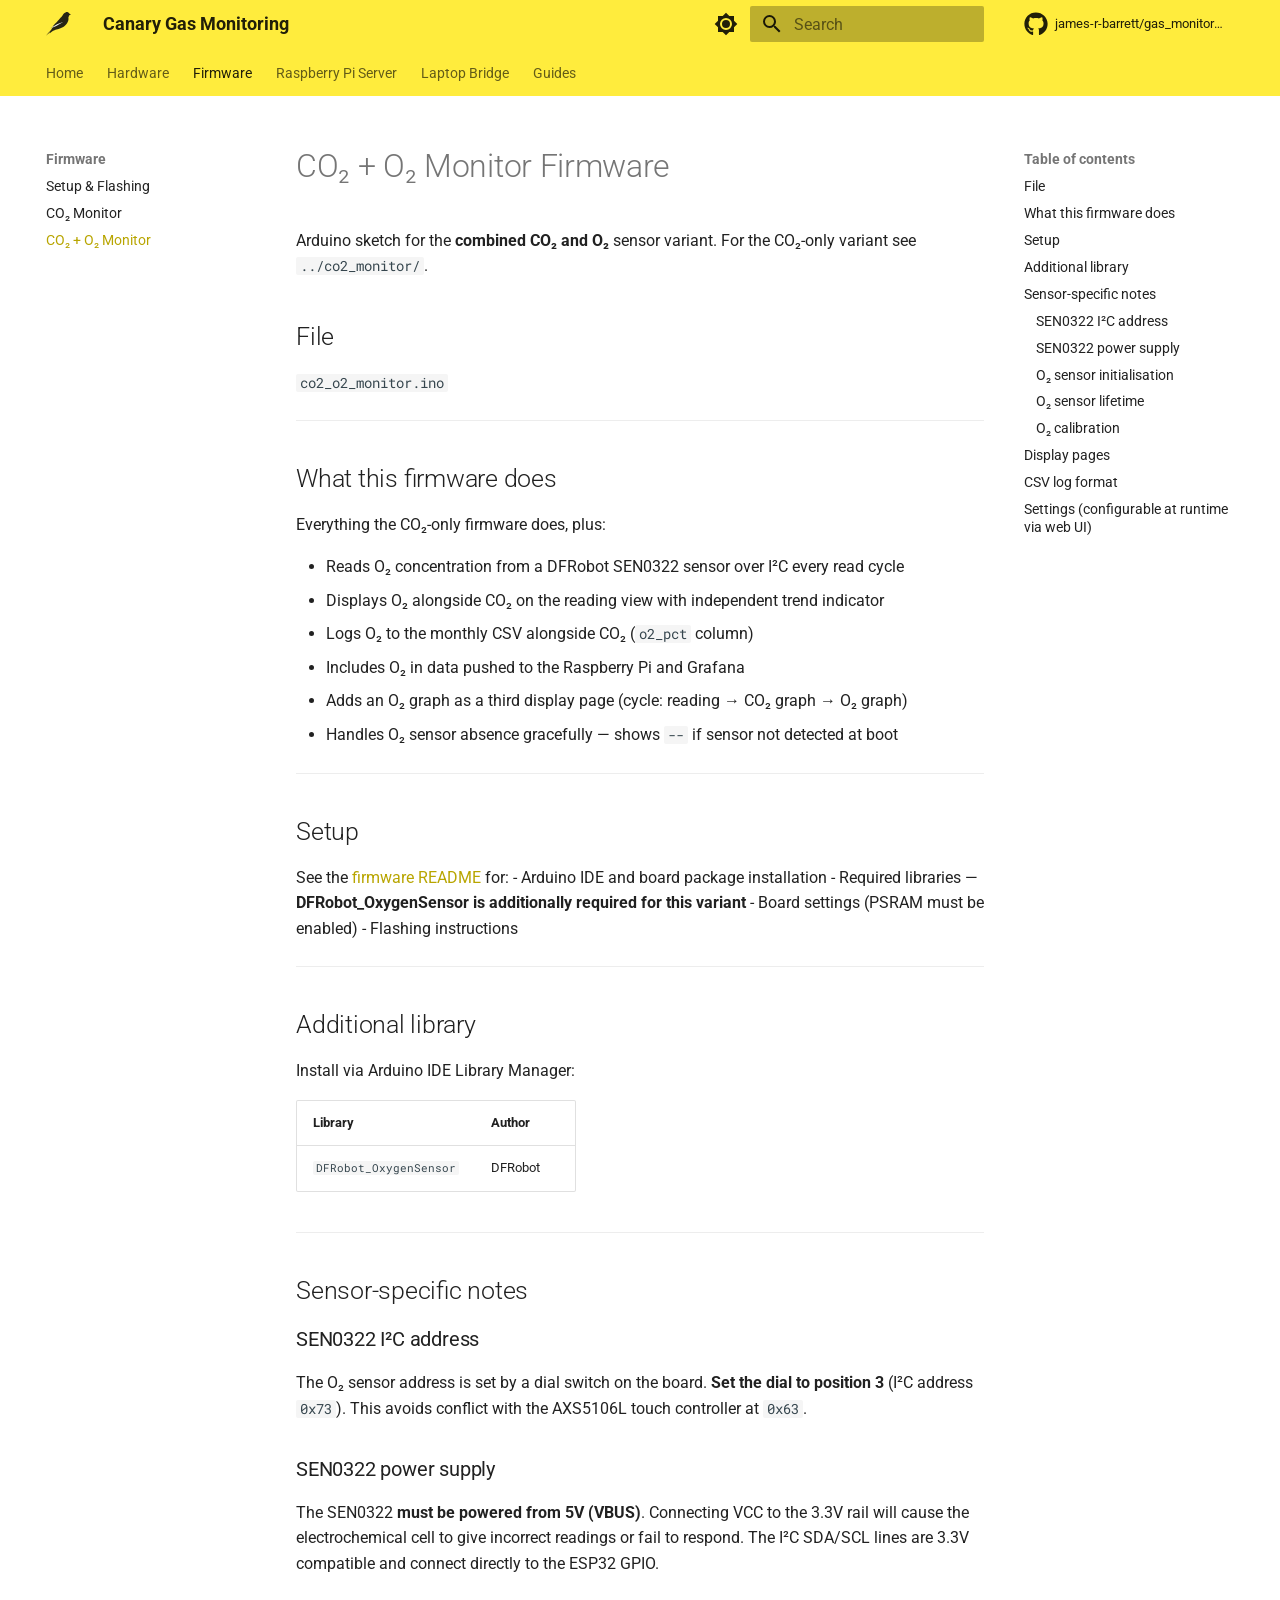
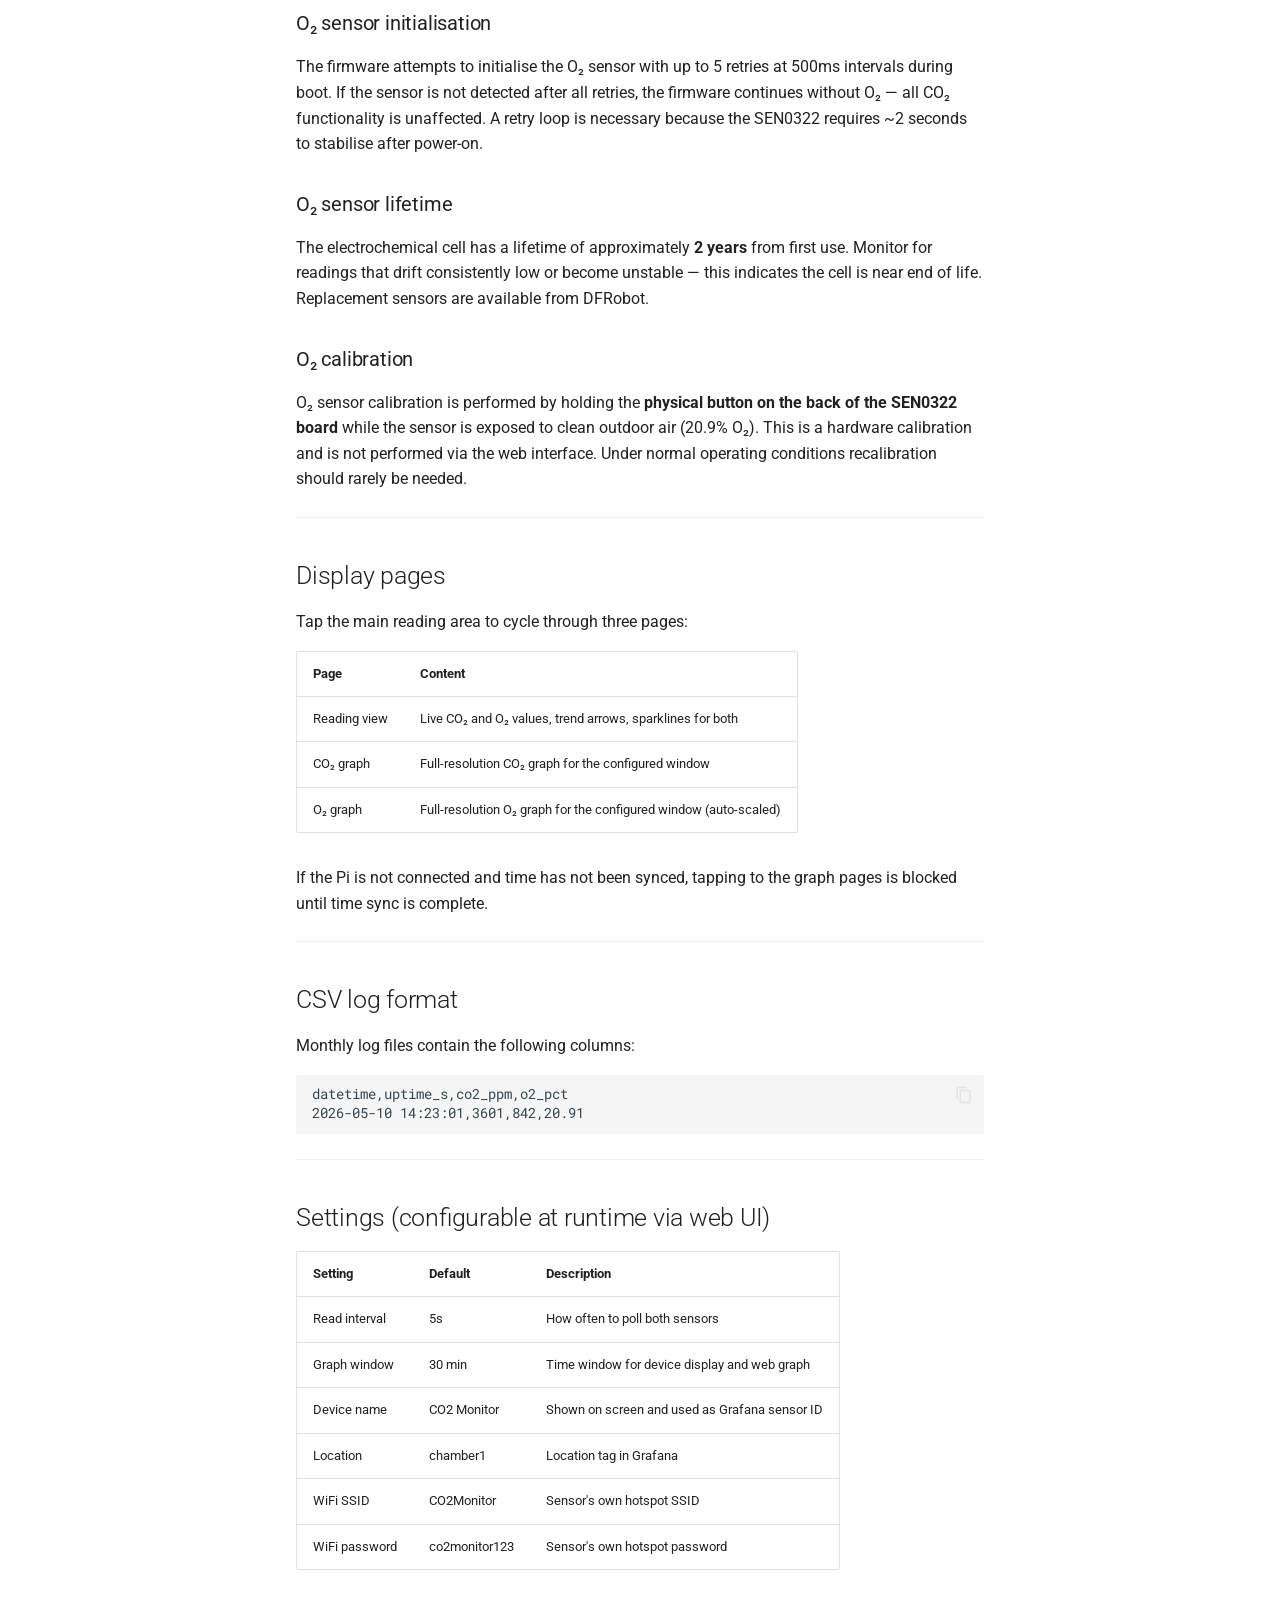
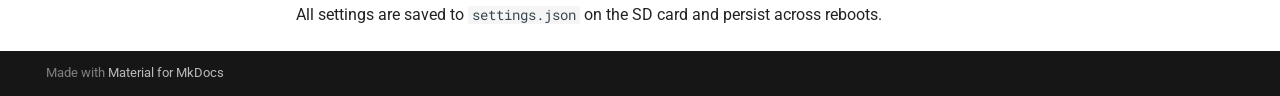
<file: firmware/co2_o2_monitor/index.html>
<!doctype html>
<html lang="en" class="no-js">
  <head>
    
      <meta charset="utf-8">
      <meta name="viewport" content="width=device-width,initial-scale=1">
      
        <meta name="description" content="Open-source networked CO₂/O₂ monitoring for laboratory growth chambers">
      
      
        <meta name="author" content="James Barrett">
      
      
        <link rel="canonical" href="https://james-r-barrett.github.io/gas_monitoring/firmware/co2_o2_monitor/">
      
      
        <link rel="prev" href="../co2_monitor/">
      
      
        <link rel="next" href="../../server/">
      
      
        
      
      
      <link rel="icon" href="../../images/icon.svg">
      <meta name="generator" content="mkdocs-1.6.1, mkdocs-material-9.7.6">
    
    
      
        <title>CO₂ + O₂ Monitor - Canary Gas Monitoring</title>
      
    
    
      <link rel="stylesheet" href="../../assets/stylesheets/main.484c7ddc.min.css">
      
        
        <link rel="stylesheet" href="../../assets/stylesheets/palette.ab4e12ef.min.css">
      
      


    
    
      
    
    
      
        
        
        <link rel="preconnect" href="https://fonts.gstatic.com" crossorigin>
        <link rel="stylesheet" href="https://fonts.googleapis.com/css?family=Roboto:300,300i,400,400i,700,700i%7CRoboto+Mono:400,400i,700,700i&display=fallback">
        <style>:root{--md-text-font:"Roboto";--md-code-font:"Roboto Mono"}</style>
      
    
    
      <link rel="stylesheet" href="../../stylesheets/extra.css">
    
    <script>__md_scope=new URL("../..",location),__md_hash=e=>[...e].reduce(((e,_)=>(e<<5)-e+_.charCodeAt(0)),0),__md_get=(e,_=localStorage,t=__md_scope)=>JSON.parse(_.getItem(t.pathname+"."+e)),__md_set=(e,_,t=localStorage,a=__md_scope)=>{try{t.setItem(a.pathname+"."+e,JSON.stringify(_))}catch(e){}}</script>
    
      

    
    
  </head>
  
  
    
    
      
    
    
    
    
    <body dir="ltr" data-md-color-scheme="default" data-md-color-primary="yellow" data-md-color-accent="yellow">
  
    
    <input class="md-toggle" data-md-toggle="drawer" type="checkbox" id="__drawer" autocomplete="off">
    <input class="md-toggle" data-md-toggle="search" type="checkbox" id="__search" autocomplete="off">
    <label class="md-overlay" for="__drawer"></label>
    <div data-md-component="skip">
      
        
        <a href="#co2-o2-monitor-firmware" class="md-skip">
          Skip to content
        </a>
      
    </div>
    <div data-md-component="announce">
      
    </div>
    
    
      

<header class="md-header" data-md-component="header">
  <nav class="md-header__inner md-grid" aria-label="Header">
    <a href="../.." title="Canary Gas Monitoring" class="md-header__button md-logo" aria-label="Canary Gas Monitoring" data-md-component="logo">
      
  <img src="../../images/icon.svg" alt="logo">

    </a>
    <label class="md-header__button md-icon" for="__drawer">
      
      <svg xmlns="http://www.w3.org/2000/svg" viewBox="0 0 24 24"><path d="M3 6h18v2H3zm0 5h18v2H3zm0 5h18v2H3z"/></svg>
    </label>
    <div class="md-header__title" data-md-component="header-title">
      <div class="md-header__ellipsis">
        <div class="md-header__topic">
          <span class="md-ellipsis">
            Canary Gas Monitoring
          </span>
        </div>
        <div class="md-header__topic" data-md-component="header-topic">
          <span class="md-ellipsis">
            
              CO₂ + O₂ Monitor
            
          </span>
        </div>
      </div>
    </div>
    
      
        <form class="md-header__option" data-md-component="palette">
  
    
    
    
    <input class="md-option" data-md-color-media="" data-md-color-scheme="default" data-md-color-primary="yellow" data-md-color-accent="yellow"  aria-label="Switch to dark mode"  type="radio" name="__palette" id="__palette_0">
    
      <label class="md-header__button md-icon" title="Switch to dark mode" for="__palette_1" hidden>
        <svg xmlns="http://www.w3.org/2000/svg" viewBox="0 0 24 24"><path d="M12 8a4 4 0 0 0-4 4 4 4 0 0 0 4 4 4 4 0 0 0 4-4 4 4 0 0 0-4-4m0 10a6 6 0 0 1-6-6 6 6 0 0 1 6-6 6 6 0 0 1 6 6 6 6 0 0 1-6 6m8-9.31V4h-4.69L12 .69 8.69 4H4v4.69L.69 12 4 15.31V20h4.69L12 23.31 15.31 20H20v-4.69L23.31 12z"/></svg>
      </label>
    
  
    
    
    
    <input class="md-option" data-md-color-media="" data-md-color-scheme="slate" data-md-color-primary="teal" data-md-color-accent="teal"  aria-label="Switch to light mode"  type="radio" name="__palette" id="__palette_1">
    
      <label class="md-header__button md-icon" title="Switch to light mode" for="__palette_0" hidden>
        <svg xmlns="http://www.w3.org/2000/svg" viewBox="0 0 24 24"><path d="M12 18c-.89 0-1.74-.2-2.5-.55C11.56 16.5 13 14.42 13 12s-1.44-4.5-3.5-5.45C10.26 6.2 11.11 6 12 6a6 6 0 0 1 6 6 6 6 0 0 1-6 6m8-9.31V4h-4.69L12 .69 8.69 4H4v4.69L.69 12 4 15.31V20h4.69L12 23.31 15.31 20H20v-4.69L23.31 12z"/></svg>
      </label>
    
  
</form>
      
    
    
      <script>var palette=__md_get("__palette");if(palette&&palette.color){if("(prefers-color-scheme)"===palette.color.media){var media=matchMedia("(prefers-color-scheme: light)"),input=document.querySelector(media.matches?"[data-md-color-media='(prefers-color-scheme: light)']":"[data-md-color-media='(prefers-color-scheme: dark)']");palette.color.media=input.getAttribute("data-md-color-media"),palette.color.scheme=input.getAttribute("data-md-color-scheme"),palette.color.primary=input.getAttribute("data-md-color-primary"),palette.color.accent=input.getAttribute("data-md-color-accent")}for(var[key,value]of Object.entries(palette.color))document.body.setAttribute("data-md-color-"+key,value)}</script>
    
    
    
      
      
        <label class="md-header__button md-icon" for="__search">
          
          <svg xmlns="http://www.w3.org/2000/svg" viewBox="0 0 24 24"><path d="M9.5 3A6.5 6.5 0 0 1 16 9.5c0 1.61-.59 3.09-1.56 4.23l.27.27h.79l5 5-1.5 1.5-5-5v-.79l-.27-.27A6.52 6.52 0 0 1 9.5 16 6.5 6.5 0 0 1 3 9.5 6.5 6.5 0 0 1 9.5 3m0 2C7 5 5 7 5 9.5S7 14 9.5 14 14 12 14 9.5 12 5 9.5 5"/></svg>
        </label>
        <div class="md-search" data-md-component="search" role="dialog">
  <label class="md-search__overlay" for="__search"></label>
  <div class="md-search__inner" role="search">
    <form class="md-search__form" name="search">
      <input type="text" class="md-search__input" name="query" aria-label="Search" placeholder="Search" autocapitalize="off" autocorrect="off" autocomplete="off" spellcheck="false" data-md-component="search-query" required>
      <label class="md-search__icon md-icon" for="__search">
        
        <svg xmlns="http://www.w3.org/2000/svg" viewBox="0 0 24 24"><path d="M9.5 3A6.5 6.5 0 0 1 16 9.5c0 1.61-.59 3.09-1.56 4.23l.27.27h.79l5 5-1.5 1.5-5-5v-.79l-.27-.27A6.52 6.52 0 0 1 9.5 16 6.5 6.5 0 0 1 3 9.5 6.5 6.5 0 0 1 9.5 3m0 2C7 5 5 7 5 9.5S7 14 9.5 14 14 12 14 9.5 12 5 9.5 5"/></svg>
        
        <svg xmlns="http://www.w3.org/2000/svg" viewBox="0 0 24 24"><path d="M20 11v2H8l5.5 5.5-1.42 1.42L4.16 12l7.92-7.92L13.5 5.5 8 11z"/></svg>
      </label>
      <nav class="md-search__options" aria-label="Search">
        
        <button type="reset" class="md-search__icon md-icon" title="Clear" aria-label="Clear" tabindex="-1">
          
          <svg xmlns="http://www.w3.org/2000/svg" viewBox="0 0 24 24"><path d="M19 6.41 17.59 5 12 10.59 6.41 5 5 6.41 10.59 12 5 17.59 6.41 19 12 13.41 17.59 19 19 17.59 13.41 12z"/></svg>
        </button>
      </nav>
      
    </form>
    <div class="md-search__output">
      <div class="md-search__scrollwrap" tabindex="0" data-md-scrollfix>
        <div class="md-search-result" data-md-component="search-result">
          <div class="md-search-result__meta">
            Initializing search
          </div>
          <ol class="md-search-result__list" role="presentation"></ol>
        </div>
      </div>
    </div>
  </div>
</div>
      
    
    
      <div class="md-header__source">
        <a href="https://github.com/james-r-barrett/gas_monitoring" title="Go to repository" class="md-source" data-md-component="source">
  <div class="md-source__icon md-icon">
    
    <svg xmlns="http://www.w3.org/2000/svg" viewBox="0 0 512 512"><!--! Font Awesome Free 7.1.0 by @fontawesome - https://fontawesome.com License - https://fontawesome.com/license/free (Icons: CC BY 4.0, Fonts: SIL OFL 1.1, Code: MIT License) Copyright 2025 Fonticons, Inc.--><path d="M173.9 397.4c0 2-2.3 3.6-5.2 3.6-3.3.3-5.6-1.3-5.6-3.6 0-2 2.3-3.6 5.2-3.6 3-.3 5.6 1.3 5.6 3.6m-31.1-4.5c-.7 2 1.3 4.3 4.3 4.9 2.6 1 5.6 0 6.2-2s-1.3-4.3-4.3-5.2c-2.6-.7-5.5.3-6.2 2.3m44.2-1.7c-2.9.7-4.9 2.6-4.6 4.9.3 2 2.9 3.3 5.9 2.6 2.9-.7 4.9-2.6 4.6-4.6-.3-1.9-3-3.2-5.9-2.9M252.8 8C114.1 8 8 113.3 8 252c0 110.9 69.8 205.8 169.5 239.2 12.8 2.3 17.3-5.6 17.3-12.1 0-6.2-.3-40.4-.3-61.4 0 0-70 15-84.7-29.8 0 0-11.4-29.1-27.8-36.6 0 0-22.9-15.7 1.6-15.4 0 0 24.9 2 38.6 25.8 21.9 38.6 58.6 27.5 72.9 20.9 2.3-16 8.8-27.1 16-33.7-55.9-6.2-112.3-14.3-112.3-110.5 0-27.5 7.6-41.3 23.6-58.9-2.6-6.5-11.1-33.3 2.6-67.9 20.9-6.5 69 27 69 27 20-5.6 41.5-8.5 62.8-8.5s42.8 2.9 62.8 8.5c0 0 48.1-33.6 69-27 13.7 34.7 5.2 61.4 2.6 67.9 16 17.7 25.8 31.5 25.8 58.9 0 96.5-58.9 104.2-114.8 110.5 9.2 7.9 17 22.9 17 46.4 0 33.7-.3 75.4-.3 83.6 0 6.5 4.6 14.4 17.3 12.1C436.2 457.8 504 362.9 504 252 504 113.3 391.5 8 252.8 8M105.2 352.9c-1.3 1-1 3.3.7 5.2 1.6 1.6 3.9 2.3 5.2 1 1.3-1 1-3.3-.7-5.2-1.6-1.6-3.9-2.3-5.2-1m-10.8-8.1c-.7 1.3.3 2.9 2.3 3.9 1.6 1 3.6.7 4.3-.7.7-1.3-.3-2.9-2.3-3.9-2-.6-3.6-.3-4.3.7m32.4 35.6c-1.6 1.3-1 4.3 1.3 6.2 2.3 2.3 5.2 2.6 6.5 1 1.3-1.3.7-4.3-1.3-6.2-2.2-2.3-5.2-2.6-6.5-1m-11.4-14.7c-1.6 1-1.6 3.6 0 5.9s4.3 3.3 5.6 2.3c1.6-1.3 1.6-3.9 0-6.2-1.4-2.3-4-3.3-5.6-2"/></svg>
  </div>
  <div class="md-source__repository">
    james-r-barrett/gas_monitoring
  </div>
</a>
      </div>
    
  </nav>
  
</header>
    
    <div class="md-container" data-md-component="container">
      
      
        
          
            
<nav class="md-tabs" aria-label="Tabs" data-md-component="tabs">
  <div class="md-grid">
    <ul class="md-tabs__list">
      
        
  
  
  
  
    <li class="md-tabs__item">
      <a href="../.." class="md-tabs__link">
        
  
  
    
  
  Home

      </a>
    </li>
  

      
        
  
  
  
  
    
    
      <li class="md-tabs__item">
        <a href="../../hardware/" class="md-tabs__link">
          
  
  
  Hardware

        </a>
      </li>
    
  

      
        
  
  
  
    
  
  
    
    
      <li class="md-tabs__item md-tabs__item--active">
        <a href="../" class="md-tabs__link">
          
  
  
  Firmware

        </a>
      </li>
    
  

      
        
  
  
  
  
    <li class="md-tabs__item">
      <a href="../../server/" class="md-tabs__link">
        
  
  
    
  
  Raspberry Pi Server

      </a>
    </li>
  

      
        
  
  
  
  
    <li class="md-tabs__item">
      <a href="../../laptop-bridge" class="md-tabs__link">
        
  
  
    
  
  Laptop Bridge

      </a>
    </li>
  

      
        
  
  
  
  
    
    
      <li class="md-tabs__item">
        <a href="../../guides/user-guide/" class="md-tabs__link">
          
  
  
  Guides

        </a>
      </li>
    
  

      
    </ul>
  </div>
</nav>
          
        
      
      <main class="md-main" data-md-component="main">
        <div class="md-main__inner md-grid">
          
            
              
              <div class="md-sidebar md-sidebar--primary" data-md-component="sidebar" data-md-type="navigation" >
                <div class="md-sidebar__scrollwrap">
                  <div class="md-sidebar__inner">
                    


  


<nav class="md-nav md-nav--primary md-nav--lifted" aria-label="Navigation" data-md-level="0">
  <label class="md-nav__title" for="__drawer">
    <a href="../.." title="Canary Gas Monitoring" class="md-nav__button md-logo" aria-label="Canary Gas Monitoring" data-md-component="logo">
      
  <img src="../../images/icon.svg" alt="logo">

    </a>
    Canary Gas Monitoring
  </label>
  
    <div class="md-nav__source">
      <a href="https://github.com/james-r-barrett/gas_monitoring" title="Go to repository" class="md-source" data-md-component="source">
  <div class="md-source__icon md-icon">
    
    <svg xmlns="http://www.w3.org/2000/svg" viewBox="0 0 512 512"><!--! Font Awesome Free 7.1.0 by @fontawesome - https://fontawesome.com License - https://fontawesome.com/license/free (Icons: CC BY 4.0, Fonts: SIL OFL 1.1, Code: MIT License) Copyright 2025 Fonticons, Inc.--><path d="M173.9 397.4c0 2-2.3 3.6-5.2 3.6-3.3.3-5.6-1.3-5.6-3.6 0-2 2.3-3.6 5.2-3.6 3-.3 5.6 1.3 5.6 3.6m-31.1-4.5c-.7 2 1.3 4.3 4.3 4.9 2.6 1 5.6 0 6.2-2s-1.3-4.3-4.3-5.2c-2.6-.7-5.5.3-6.2 2.3m44.2-1.7c-2.9.7-4.9 2.6-4.6 4.9.3 2 2.9 3.3 5.9 2.6 2.9-.7 4.9-2.6 4.6-4.6-.3-1.9-3-3.2-5.9-2.9M252.8 8C114.1 8 8 113.3 8 252c0 110.9 69.8 205.8 169.5 239.2 12.8 2.3 17.3-5.6 17.3-12.1 0-6.2-.3-40.4-.3-61.4 0 0-70 15-84.7-29.8 0 0-11.4-29.1-27.8-36.6 0 0-22.9-15.7 1.6-15.4 0 0 24.9 2 38.6 25.8 21.9 38.6 58.6 27.5 72.9 20.9 2.3-16 8.8-27.1 16-33.7-55.9-6.2-112.3-14.3-112.3-110.5 0-27.5 7.6-41.3 23.6-58.9-2.6-6.5-11.1-33.3 2.6-67.9 20.9-6.5 69 27 69 27 20-5.6 41.5-8.5 62.8-8.5s42.8 2.9 62.8 8.5c0 0 48.1-33.6 69-27 13.7 34.7 5.2 61.4 2.6 67.9 16 17.7 25.8 31.5 25.8 58.9 0 96.5-58.9 104.2-114.8 110.5 9.2 7.9 17 22.9 17 46.4 0 33.7-.3 75.4-.3 83.6 0 6.5 4.6 14.4 17.3 12.1C436.2 457.8 504 362.9 504 252 504 113.3 391.5 8 252.8 8M105.2 352.9c-1.3 1-1 3.3.7 5.2 1.6 1.6 3.9 2.3 5.2 1 1.3-1 1-3.3-.7-5.2-1.6-1.6-3.9-2.3-5.2-1m-10.8-8.1c-.7 1.3.3 2.9 2.3 3.9 1.6 1 3.6.7 4.3-.7.7-1.3-.3-2.9-2.3-3.9-2-.6-3.6-.3-4.3.7m32.4 35.6c-1.6 1.3-1 4.3 1.3 6.2 2.3 2.3 5.2 2.6 6.5 1 1.3-1.3.7-4.3-1.3-6.2-2.2-2.3-5.2-2.6-6.5-1m-11.4-14.7c-1.6 1-1.6 3.6 0 5.9s4.3 3.3 5.6 2.3c1.6-1.3 1.6-3.9 0-6.2-1.4-2.3-4-3.3-5.6-2"/></svg>
  </div>
  <div class="md-source__repository">
    james-r-barrett/gas_monitoring
  </div>
</a>
    </div>
  
  <ul class="md-nav__list" data-md-scrollfix>
    
      
      
  
  
  
  
    <li class="md-nav__item">
      <a href="../.." class="md-nav__link">
        
  
  
  <span class="md-ellipsis">
    
  
    Home
  

    
  </span>
  
  

      </a>
    </li>
  

    
      
      
  
  
  
  
    
    
    
    
      
      
        
      
    
    
    <li class="md-nav__item md-nav__item--nested">
      
        
        
        <input class="md-nav__toggle md-toggle " type="checkbox" id="__nav_2" >
        
          
          <label class="md-nav__link" for="__nav_2" id="__nav_2_label" tabindex="0">
            
  
  
  <span class="md-ellipsis">
    
  
    Hardware
  

    
  </span>
  
  

            <span class="md-nav__icon md-icon"></span>
          </label>
        
        <nav class="md-nav" data-md-level="1" aria-labelledby="__nav_2_label" aria-expanded="false">
          <label class="md-nav__title" for="__nav_2">
            <span class="md-nav__icon md-icon"></span>
            
  
    Hardware
  

          </label>
          <ul class="md-nav__list" data-md-scrollfix>
            
              
                
  
  
  
  
    <li class="md-nav__item">
      <a href="../../hardware/" class="md-nav__link">
        
  
  
  <span class="md-ellipsis">
    
  
    Overview
  

    
  </span>
  
  

      </a>
    </li>
  

              
            
              
                
  
  
  
  
    <li class="md-nav__item">
      <a href="../../hardware/bom/" class="md-nav__link">
        
  
  
  <span class="md-ellipsis">
    
  
    Bill of Materials
  

    
  </span>
  
  

      </a>
    </li>
  

              
            
              
                
  
  
  
  
    <li class="md-nav__item">
      <a href="../../hardware/schematics/" class="md-nav__link">
        
  
  
  <span class="md-ellipsis">
    
  
    Schematics
  

    
  </span>
  
  

      </a>
    </li>
  

              
            
              
                
  
  
  
  
    <li class="md-nav__item">
      <a href="../../hardware/3d-print/" class="md-nav__link">
        
  
  
  <span class="md-ellipsis">
    
  
    3D Printing
  

    
  </span>
  
  

      </a>
    </li>
  

              
            
          </ul>
        </nav>
      
    </li>
  

    
      
      
  
  
    
  
  
  
    
    
    
    
      
        
        
      
      
        
      
    
    
    <li class="md-nav__item md-nav__item--active md-nav__item--section md-nav__item--nested">
      
        
        
        <input class="md-nav__toggle md-toggle " type="checkbox" id="__nav_3" checked>
        
          
          <label class="md-nav__link" for="__nav_3" id="__nav_3_label" tabindex="">
            
  
  
  <span class="md-ellipsis">
    
  
    Firmware
  

    
  </span>
  
  

            <span class="md-nav__icon md-icon"></span>
          </label>
        
        <nav class="md-nav" data-md-level="1" aria-labelledby="__nav_3_label" aria-expanded="true">
          <label class="md-nav__title" for="__nav_3">
            <span class="md-nav__icon md-icon"></span>
            
  
    Firmware
  

          </label>
          <ul class="md-nav__list" data-md-scrollfix>
            
              
                
  
  
  
  
    <li class="md-nav__item">
      <a href="../" class="md-nav__link">
        
  
  
  <span class="md-ellipsis">
    
  
    Setup & Flashing
  

    
  </span>
  
  

      </a>
    </li>
  

              
            
              
                
  
  
  
  
    <li class="md-nav__item">
      <a href="../co2_monitor/" class="md-nav__link">
        
  
  
  <span class="md-ellipsis">
    
  
    CO₂ Monitor
  

    
  </span>
  
  

      </a>
    </li>
  

              
            
              
                
  
  
    
  
  
  
    <li class="md-nav__item md-nav__item--active">
      
      <input class="md-nav__toggle md-toggle" type="checkbox" id="__toc">
      
      
        
      
      
        <label class="md-nav__link md-nav__link--active" for="__toc">
          
  
  
  <span class="md-ellipsis">
    
  
    CO₂ + O₂ Monitor
  

    
  </span>
  
  

          <span class="md-nav__icon md-icon"></span>
        </label>
      
      <a href="./" class="md-nav__link md-nav__link--active">
        
  
  
  <span class="md-ellipsis">
    
  
    CO₂ + O₂ Monitor
  

    
  </span>
  
  

      </a>
      
        

<nav class="md-nav md-nav--secondary" aria-label="Table of contents">
  
  
  
    
  
  
    <label class="md-nav__title" for="__toc">
      <span class="md-nav__icon md-icon"></span>
      Table of contents
    </label>
    <ul class="md-nav__list" data-md-component="toc" data-md-scrollfix>
      
        <li class="md-nav__item">
  <a href="#file" class="md-nav__link">
    <span class="md-ellipsis">
      
        File
      
    </span>
  </a>
  
</li>
      
        <li class="md-nav__item">
  <a href="#what-this-firmware-does" class="md-nav__link">
    <span class="md-ellipsis">
      
        What this firmware does
      
    </span>
  </a>
  
</li>
      
        <li class="md-nav__item">
  <a href="#setup" class="md-nav__link">
    <span class="md-ellipsis">
      
        Setup
      
    </span>
  </a>
  
</li>
      
        <li class="md-nav__item">
  <a href="#additional-library" class="md-nav__link">
    <span class="md-ellipsis">
      
        Additional library
      
    </span>
  </a>
  
</li>
      
        <li class="md-nav__item">
  <a href="#sensor-specific-notes" class="md-nav__link">
    <span class="md-ellipsis">
      
        Sensor-specific notes
      
    </span>
  </a>
  
    <nav class="md-nav" aria-label="Sensor-specific notes">
      <ul class="md-nav__list">
        
          <li class="md-nav__item">
  <a href="#sen0322-i2c-address" class="md-nav__link">
    <span class="md-ellipsis">
      
        SEN0322 I²C address
      
    </span>
  </a>
  
</li>
        
          <li class="md-nav__item">
  <a href="#sen0322-power-supply" class="md-nav__link">
    <span class="md-ellipsis">
      
        SEN0322 power supply
      
    </span>
  </a>
  
</li>
        
          <li class="md-nav__item">
  <a href="#o2-sensor-initialisation" class="md-nav__link">
    <span class="md-ellipsis">
      
        O₂ sensor initialisation
      
    </span>
  </a>
  
</li>
        
          <li class="md-nav__item">
  <a href="#o2-sensor-lifetime" class="md-nav__link">
    <span class="md-ellipsis">
      
        O₂ sensor lifetime
      
    </span>
  </a>
  
</li>
        
          <li class="md-nav__item">
  <a href="#o2-calibration" class="md-nav__link">
    <span class="md-ellipsis">
      
        O₂ calibration
      
    </span>
  </a>
  
</li>
        
      </ul>
    </nav>
  
</li>
      
        <li class="md-nav__item">
  <a href="#display-pages" class="md-nav__link">
    <span class="md-ellipsis">
      
        Display pages
      
    </span>
  </a>
  
</li>
      
        <li class="md-nav__item">
  <a href="#csv-log-format" class="md-nav__link">
    <span class="md-ellipsis">
      
        CSV log format
      
    </span>
  </a>
  
</li>
      
        <li class="md-nav__item">
  <a href="#settings-configurable-at-runtime-via-web-ui" class="md-nav__link">
    <span class="md-ellipsis">
      
        Settings (configurable at runtime via web UI)
      
    </span>
  </a>
  
</li>
      
    </ul>
  
</nav>
      
    </li>
  

              
            
          </ul>
        </nav>
      
    </li>
  

    
      
      
  
  
  
  
    <li class="md-nav__item">
      <a href="../../server/" class="md-nav__link">
        
  
  
  <span class="md-ellipsis">
    
  
    Raspberry Pi Server
  

    
  </span>
  
  

      </a>
    </li>
  

    
      
      
  
  
  
  
    <li class="md-nav__item">
      <a href="../../laptop-bridge" class="md-nav__link">
        
  
  
  <span class="md-ellipsis">
    
  
    Laptop Bridge
  

    
  </span>
  
  

      </a>
    </li>
  

    
      
      
  
  
  
  
    
    
    
    
      
      
        
      
    
    
    <li class="md-nav__item md-nav__item--nested">
      
        
        
        <input class="md-nav__toggle md-toggle " type="checkbox" id="__nav_6" >
        
          
          <label class="md-nav__link" for="__nav_6" id="__nav_6_label" tabindex="0">
            
  
  
  <span class="md-ellipsis">
    
  
    Guides
  

    
  </span>
  
  

            <span class="md-nav__icon md-icon"></span>
          </label>
        
        <nav class="md-nav" data-md-level="1" aria-labelledby="__nav_6_label" aria-expanded="false">
          <label class="md-nav__title" for="__nav_6">
            <span class="md-nav__icon md-icon"></span>
            
  
    Guides
  

          </label>
          <ul class="md-nav__list" data-md-scrollfix>
            
              
                
  
  
  
  
    <li class="md-nav__item">
      <a href="../../guides/user-guide/" class="md-nav__link">
        
  
  
  <span class="md-ellipsis">
    
  
    User Guide
  

    
  </span>
  
  

      </a>
    </li>
  

              
            
              
                
  
  
  
  
    <li class="md-nav__item">
      <a href="../../guides/assembly/" class="md-nav__link">
        
  
  
  <span class="md-ellipsis">
    
  
    Assembly
  

    
  </span>
  
  

      </a>
    </li>
  

              
            
          </ul>
        </nav>
      
    </li>
  

    
  </ul>
</nav>
                  </div>
                </div>
              </div>
            
            
              
              <div class="md-sidebar md-sidebar--secondary" data-md-component="sidebar" data-md-type="toc" >
                <div class="md-sidebar__scrollwrap">
                  <div class="md-sidebar__inner">
                    

<nav class="md-nav md-nav--secondary" aria-label="Table of contents">
  
  
  
    
  
  
    <label class="md-nav__title" for="__toc">
      <span class="md-nav__icon md-icon"></span>
      Table of contents
    </label>
    <ul class="md-nav__list" data-md-component="toc" data-md-scrollfix>
      
        <li class="md-nav__item">
  <a href="#file" class="md-nav__link">
    <span class="md-ellipsis">
      
        File
      
    </span>
  </a>
  
</li>
      
        <li class="md-nav__item">
  <a href="#what-this-firmware-does" class="md-nav__link">
    <span class="md-ellipsis">
      
        What this firmware does
      
    </span>
  </a>
  
</li>
      
        <li class="md-nav__item">
  <a href="#setup" class="md-nav__link">
    <span class="md-ellipsis">
      
        Setup
      
    </span>
  </a>
  
</li>
      
        <li class="md-nav__item">
  <a href="#additional-library" class="md-nav__link">
    <span class="md-ellipsis">
      
        Additional library
      
    </span>
  </a>
  
</li>
      
        <li class="md-nav__item">
  <a href="#sensor-specific-notes" class="md-nav__link">
    <span class="md-ellipsis">
      
        Sensor-specific notes
      
    </span>
  </a>
  
    <nav class="md-nav" aria-label="Sensor-specific notes">
      <ul class="md-nav__list">
        
          <li class="md-nav__item">
  <a href="#sen0322-i2c-address" class="md-nav__link">
    <span class="md-ellipsis">
      
        SEN0322 I²C address
      
    </span>
  </a>
  
</li>
        
          <li class="md-nav__item">
  <a href="#sen0322-power-supply" class="md-nav__link">
    <span class="md-ellipsis">
      
        SEN0322 power supply
      
    </span>
  </a>
  
</li>
        
          <li class="md-nav__item">
  <a href="#o2-sensor-initialisation" class="md-nav__link">
    <span class="md-ellipsis">
      
        O₂ sensor initialisation
      
    </span>
  </a>
  
</li>
        
          <li class="md-nav__item">
  <a href="#o2-sensor-lifetime" class="md-nav__link">
    <span class="md-ellipsis">
      
        O₂ sensor lifetime
      
    </span>
  </a>
  
</li>
        
          <li class="md-nav__item">
  <a href="#o2-calibration" class="md-nav__link">
    <span class="md-ellipsis">
      
        O₂ calibration
      
    </span>
  </a>
  
</li>
        
      </ul>
    </nav>
  
</li>
      
        <li class="md-nav__item">
  <a href="#display-pages" class="md-nav__link">
    <span class="md-ellipsis">
      
        Display pages
      
    </span>
  </a>
  
</li>
      
        <li class="md-nav__item">
  <a href="#csv-log-format" class="md-nav__link">
    <span class="md-ellipsis">
      
        CSV log format
      
    </span>
  </a>
  
</li>
      
        <li class="md-nav__item">
  <a href="#settings-configurable-at-runtime-via-web-ui" class="md-nav__link">
    <span class="md-ellipsis">
      
        Settings (configurable at runtime via web UI)
      
    </span>
  </a>
  
</li>
      
    </ul>
  
</nav>
                  </div>
                </div>
              </div>
            
          
          
            <div class="md-content" data-md-component="content">
              
              <article class="md-content__inner md-typeset">
                
                  


  
  


<h1 id="co2-o2-monitor-firmware">CO₂ + O₂ Monitor Firmware<a class="headerlink" href="#co2-o2-monitor-firmware" title="Permanent link">&para;</a></h1>
<p>Arduino sketch for the <strong>combined CO₂ and O₂</strong> sensor variant. For the CO₂-only variant see <code>../co2_monitor/</code>.</p>
<h2 id="file">File<a class="headerlink" href="#file" title="Permanent link">&para;</a></h2>
<p><code>co2_o2_monitor.ino</code></p>
<hr />
<h2 id="what-this-firmware-does">What this firmware does<a class="headerlink" href="#what-this-firmware-does" title="Permanent link">&para;</a></h2>
<p>Everything the CO₂-only firmware does, plus:</p>
<ul>
<li>Reads O₂ concentration from a DFRobot SEN0322 sensor over I²C every read cycle</li>
<li>Displays O₂ alongside CO₂ on the reading view with independent trend indicator</li>
<li>Logs O₂ to the monthly CSV alongside CO₂ (<code>o2_pct</code> column)</li>
<li>Includes O₂ in data pushed to the Raspberry Pi and Grafana</li>
<li>Adds an O₂ graph as a third display page (cycle: reading → CO₂ graph → O₂ graph)</li>
<li>Handles O₂ sensor absence gracefully — shows <code>--</code> if sensor not detected at boot</li>
</ul>
<hr />
<h2 id="setup">Setup<a class="headerlink" href="#setup" title="Permanent link">&para;</a></h2>
<p>See the <a href="../">firmware README</a> for:
- Arduino IDE and board package installation
- Required libraries — <strong>DFRobot_OxygenSensor is additionally required for this variant</strong>
- Board settings (PSRAM must be enabled)
- Flashing instructions</p>
<hr />
<h2 id="additional-library">Additional library<a class="headerlink" href="#additional-library" title="Permanent link">&para;</a></h2>
<p>Install via Arduino IDE Library Manager:</p>
<table>
<thead>
<tr>
<th>Library</th>
<th>Author</th>
</tr>
</thead>
<tbody>
<tr>
<td><code>DFRobot_OxygenSensor</code></td>
<td>DFRobot</td>
</tr>
</tbody>
</table>
<hr />
<h2 id="sensor-specific-notes">Sensor-specific notes<a class="headerlink" href="#sensor-specific-notes" title="Permanent link">&para;</a></h2>
<h3 id="sen0322-i2c-address">SEN0322 I²C address<a class="headerlink" href="#sen0322-i2c-address" title="Permanent link">&para;</a></h3>
<p>The O₂ sensor address is set by a dial switch on the board. <strong>Set the dial to position 3</strong> (I²C address <code>0x73</code>). This avoids conflict with the AXS5106L touch controller at <code>0x63</code>.</p>
<h3 id="sen0322-power-supply">SEN0322 power supply<a class="headerlink" href="#sen0322-power-supply" title="Permanent link">&para;</a></h3>
<p>The SEN0322 <strong>must be powered from 5V (VBUS)</strong>. Connecting VCC to the 3.3V rail will cause the electrochemical cell to give incorrect readings or fail to respond. The I²C SDA/SCL lines are 3.3V compatible and connect directly to the ESP32 GPIO.</p>
<h3 id="o2-sensor-initialisation">O₂ sensor initialisation<a class="headerlink" href="#o2-sensor-initialisation" title="Permanent link">&para;</a></h3>
<p>The firmware attempts to initialise the O₂ sensor with up to 5 retries at 500ms intervals during boot. If the sensor is not detected after all retries, the firmware continues without O₂ — all CO₂ functionality is unaffected. A retry loop is necessary because the SEN0322 requires ~2 seconds to stabilise after power-on.</p>
<h3 id="o2-sensor-lifetime">O₂ sensor lifetime<a class="headerlink" href="#o2-sensor-lifetime" title="Permanent link">&para;</a></h3>
<p>The electrochemical cell has a lifetime of approximately <strong>2 years</strong> from first use. Monitor for readings that drift consistently low or become unstable — this indicates the cell is near end of life. Replacement sensors are available from DFRobot.</p>
<h3 id="o2-calibration">O₂ calibration<a class="headerlink" href="#o2-calibration" title="Permanent link">&para;</a></h3>
<p>O₂ sensor calibration is performed by holding the <strong>physical button on the back of the SEN0322 board</strong> while the sensor is exposed to clean outdoor air (20.9% O₂). This is a hardware calibration and is not performed via the web interface. Under normal operating conditions recalibration should rarely be needed.</p>
<hr />
<h2 id="display-pages">Display pages<a class="headerlink" href="#display-pages" title="Permanent link">&para;</a></h2>
<p>Tap the main reading area to cycle through three pages:</p>
<table>
<thead>
<tr>
<th>Page</th>
<th>Content</th>
</tr>
</thead>
<tbody>
<tr>
<td>Reading view</td>
<td>Live CO₂ and O₂ values, trend arrows, sparklines for both</td>
</tr>
<tr>
<td>CO₂ graph</td>
<td>Full-resolution CO₂ graph for the configured window</td>
</tr>
<tr>
<td>O₂ graph</td>
<td>Full-resolution O₂ graph for the configured window (auto-scaled)</td>
</tr>
</tbody>
</table>
<p>If the Pi is not connected and time has not been synced, tapping to the graph pages is blocked until time sync is complete.</p>
<hr />
<h2 id="csv-log-format">CSV log format<a class="headerlink" href="#csv-log-format" title="Permanent link">&para;</a></h2>
<p>Monthly log files contain the following columns:</p>
<div class="highlight"><pre><span></span><code><a id="__codelineno-0-1" name="__codelineno-0-1" href="#__codelineno-0-1"></a>datetime,uptime_s,co2_ppm,o2_pct
<a id="__codelineno-0-2" name="__codelineno-0-2" href="#__codelineno-0-2"></a>2026-05-10 14:23:01,3601,842,20.91
</code></pre></div>
<hr />
<h2 id="settings-configurable-at-runtime-via-web-ui">Settings (configurable at runtime via web UI)<a class="headerlink" href="#settings-configurable-at-runtime-via-web-ui" title="Permanent link">&para;</a></h2>
<table>
<thead>
<tr>
<th>Setting</th>
<th>Default</th>
<th>Description</th>
</tr>
</thead>
<tbody>
<tr>
<td>Read interval</td>
<td>5s</td>
<td>How often to poll both sensors</td>
</tr>
<tr>
<td>Graph window</td>
<td>30 min</td>
<td>Time window for device display and web graph</td>
</tr>
<tr>
<td>Device name</td>
<td>CO2 Monitor</td>
<td>Shown on screen and used as Grafana sensor ID</td>
</tr>
<tr>
<td>Location</td>
<td>chamber1</td>
<td>Location tag in Grafana</td>
</tr>
<tr>
<td>WiFi SSID</td>
<td>CO2Monitor</td>
<td>Sensor's own hotspot SSID</td>
</tr>
<tr>
<td>WiFi password</td>
<td>co2monitor123</td>
<td>Sensor's own hotspot password</td>
</tr>
</tbody>
</table>
<p>All settings are saved to <code>settings.json</code> on the SD card and persist across reboots.</p>












                
              </article>
            </div>
          
          
<script>var target=document.getElementById(location.hash.slice(1));target&&target.name&&(target.checked=target.name.startsWith("__tabbed_"))</script>
        </div>
        
          <button type="button" class="md-top md-icon" data-md-component="top" hidden>
  
  <svg xmlns="http://www.w3.org/2000/svg" viewBox="0 0 24 24"><path d="M13 20h-2V8l-5.5 5.5-1.42-1.42L12 4.16l7.92 7.92-1.42 1.42L13 8z"/></svg>
  Back to top
</button>
        
      </main>
      
        <footer class="md-footer">
  
  <div class="md-footer-meta md-typeset">
    <div class="md-footer-meta__inner md-grid">
      <div class="md-copyright">
  
  
    Made with
    <a href="https://squidfunk.github.io/mkdocs-material/" target="_blank" rel="noopener">
      Material for MkDocs
    </a>
  
</div>
      
    </div>
  </div>
</footer>
      
    </div>
    <div class="md-dialog" data-md-component="dialog">
      <div class="md-dialog__inner md-typeset"></div>
    </div>
    
    
    
      
      
      <script id="__config" type="application/json">{"annotate": null, "base": "../..", "features": ["navigation.tabs", "navigation.instant", "navigation.sections", "navigation.top", "search.highlight", "content.code.copy"], "search": "../../assets/javascripts/workers/search.2c215733.min.js", "tags": null, "translations": {"clipboard.copied": "Copied to clipboard", "clipboard.copy": "Copy to clipboard", "search.result.more.one": "1 more on this page", "search.result.more.other": "# more on this page", "search.result.none": "No matching documents", "search.result.one": "1 matching document", "search.result.other": "# matching documents", "search.result.placeholder": "Type to start searching", "search.result.term.missing": "Missing", "select.version": "Select version"}, "version": null}</script>
    
    
      <script src="../../assets/javascripts/bundle.79ae519e.min.js"></script>
      
    
  </body>
</html>
</file>
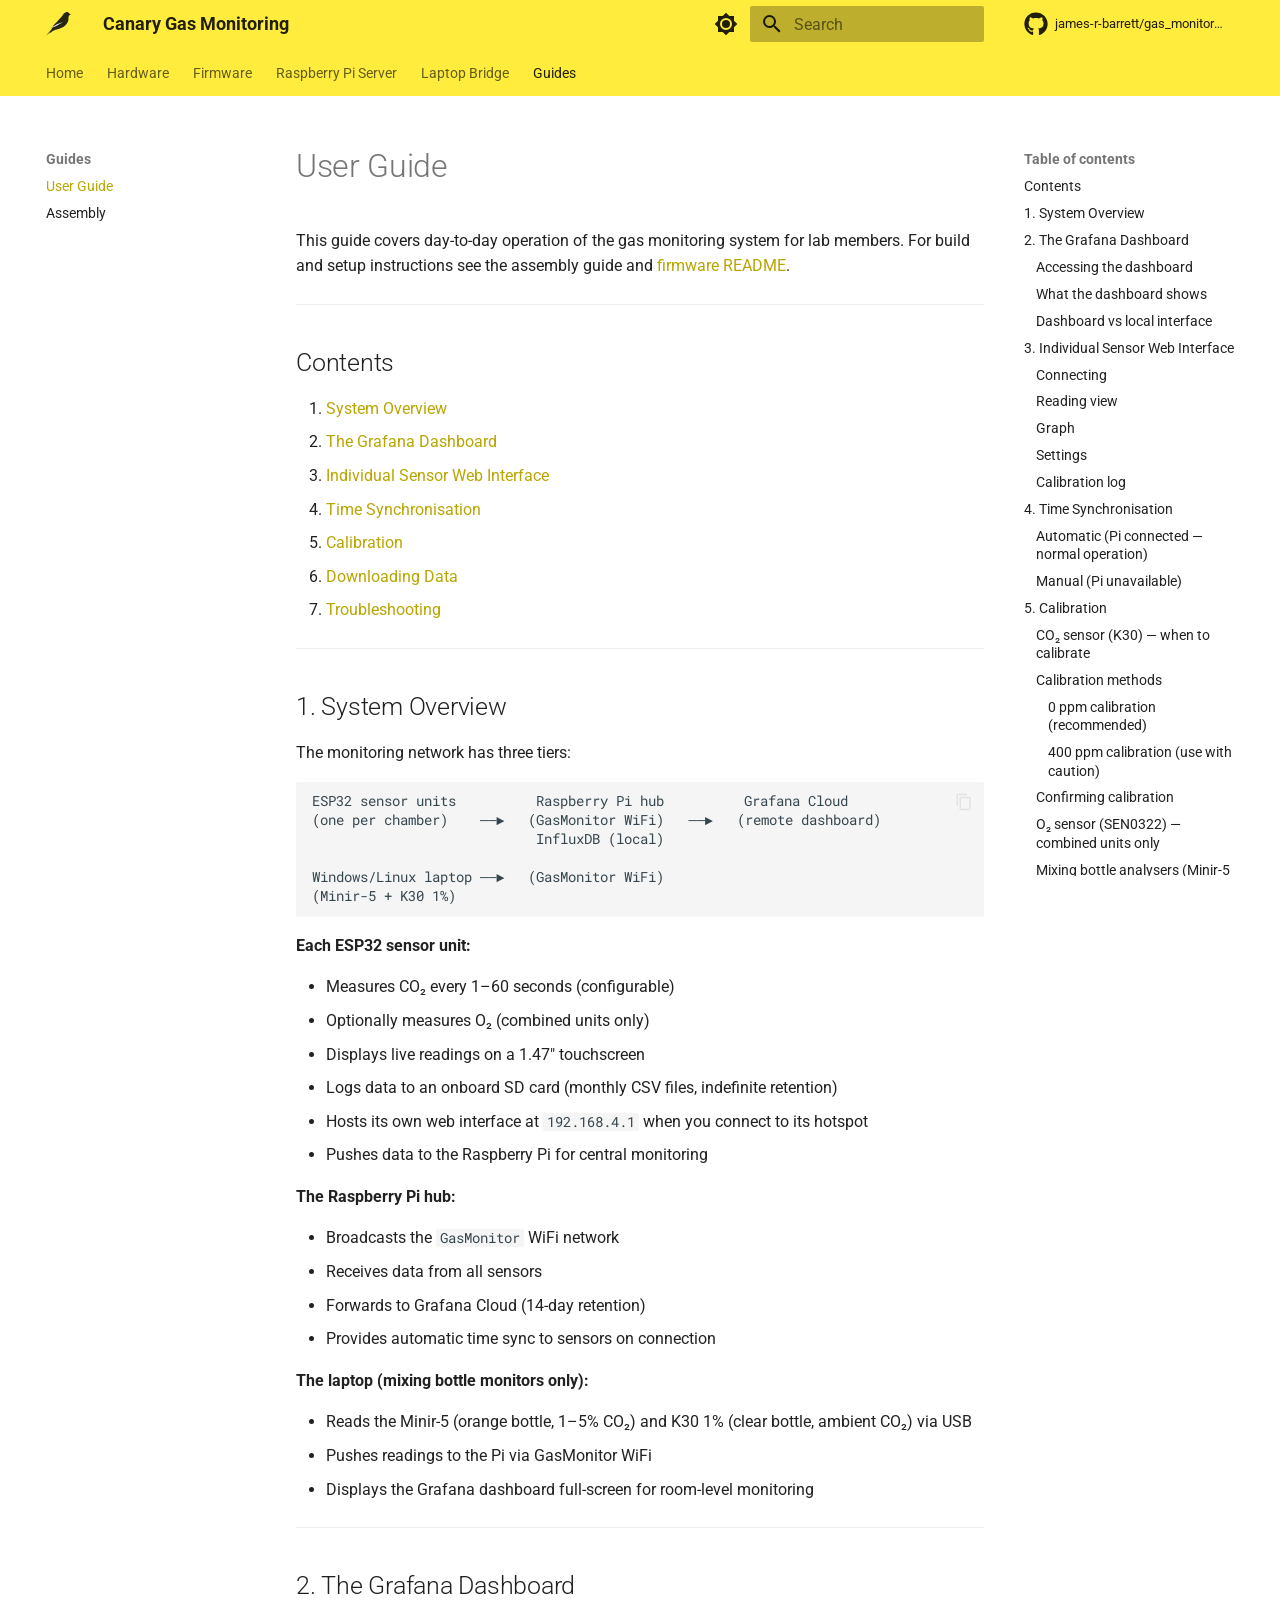
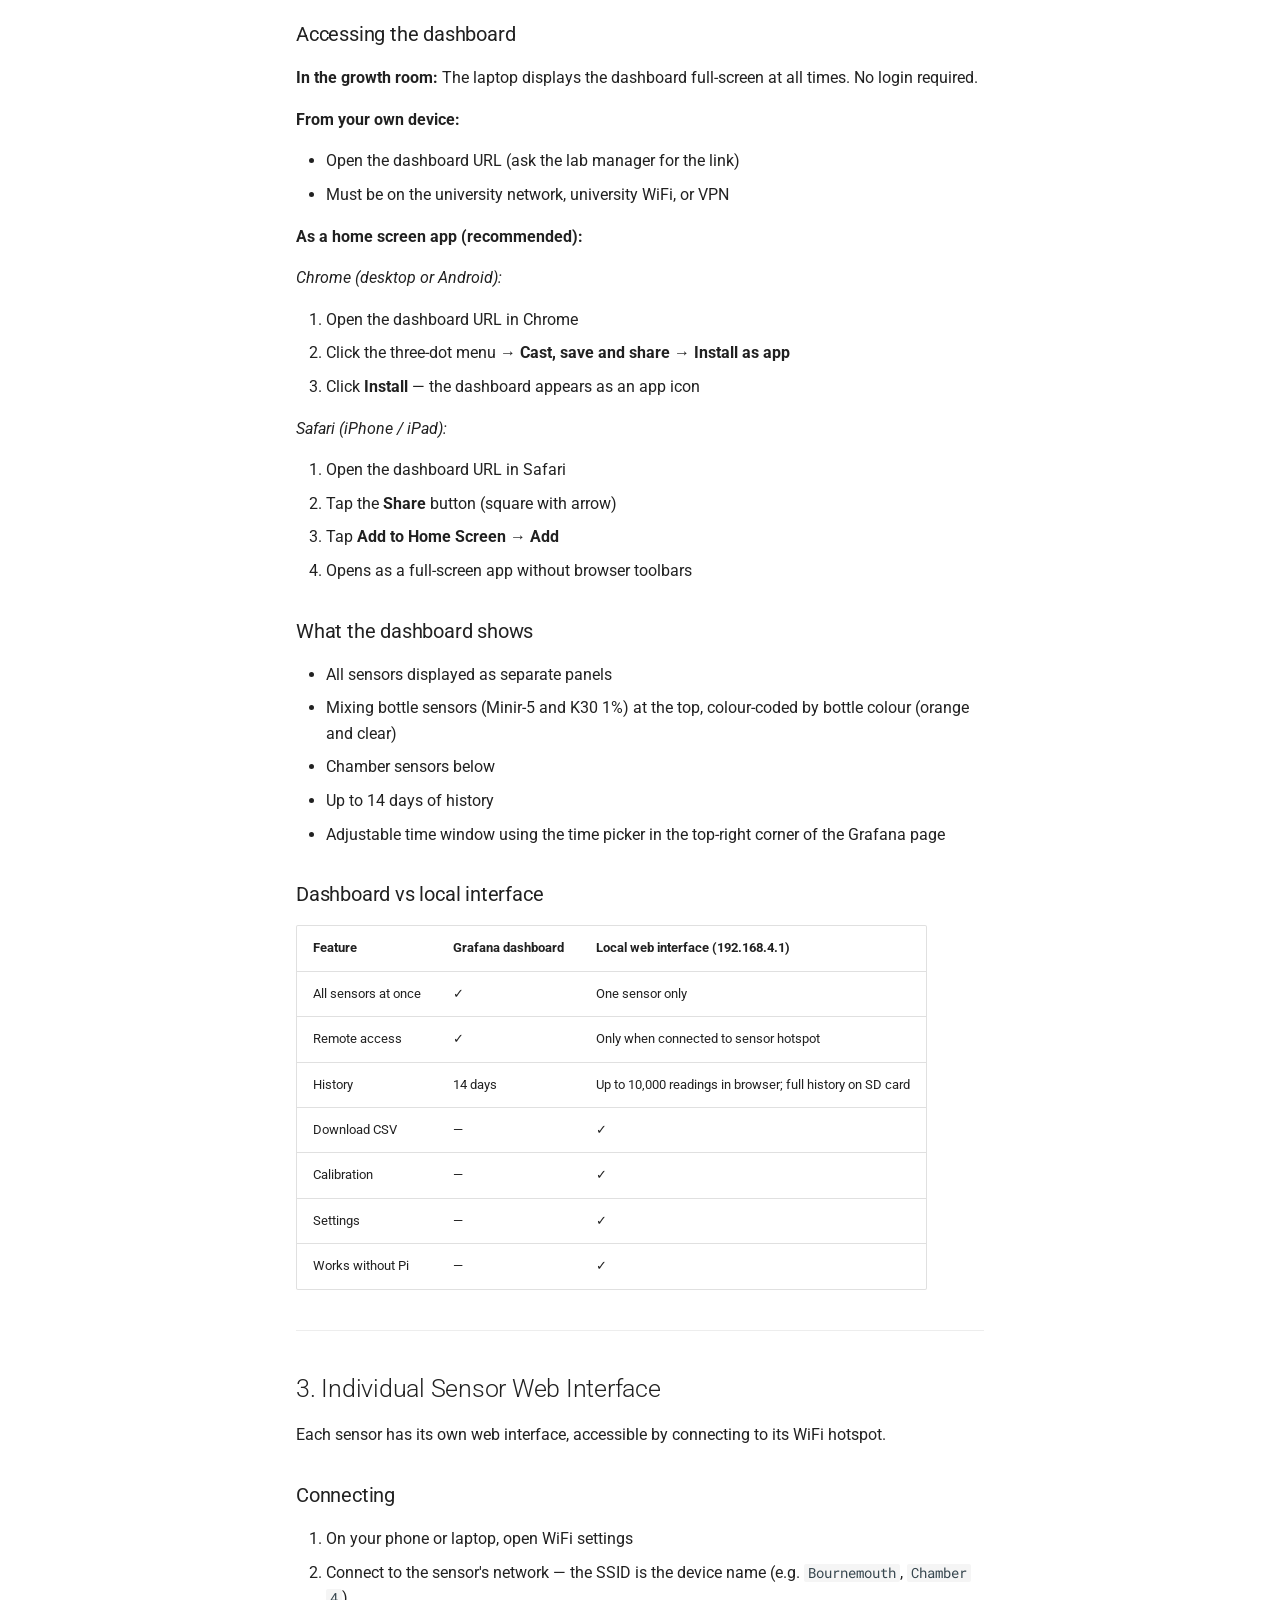
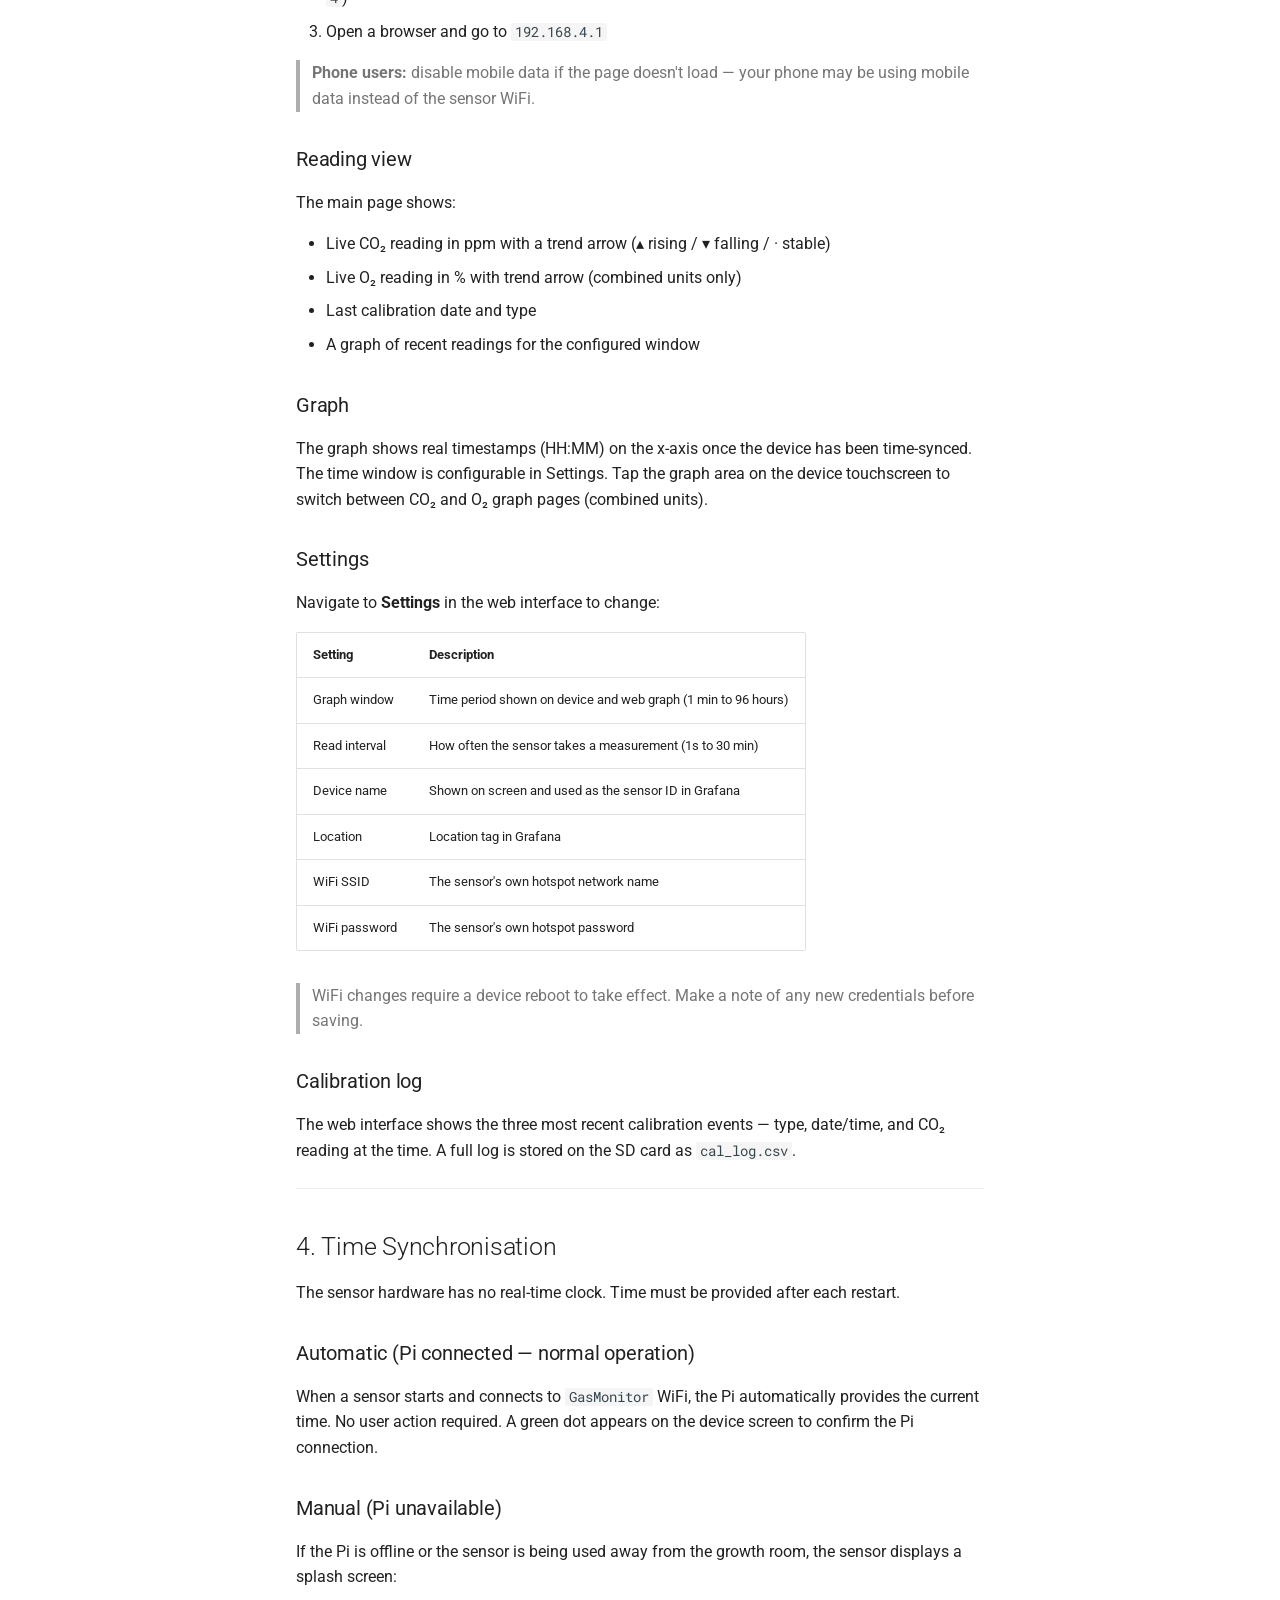
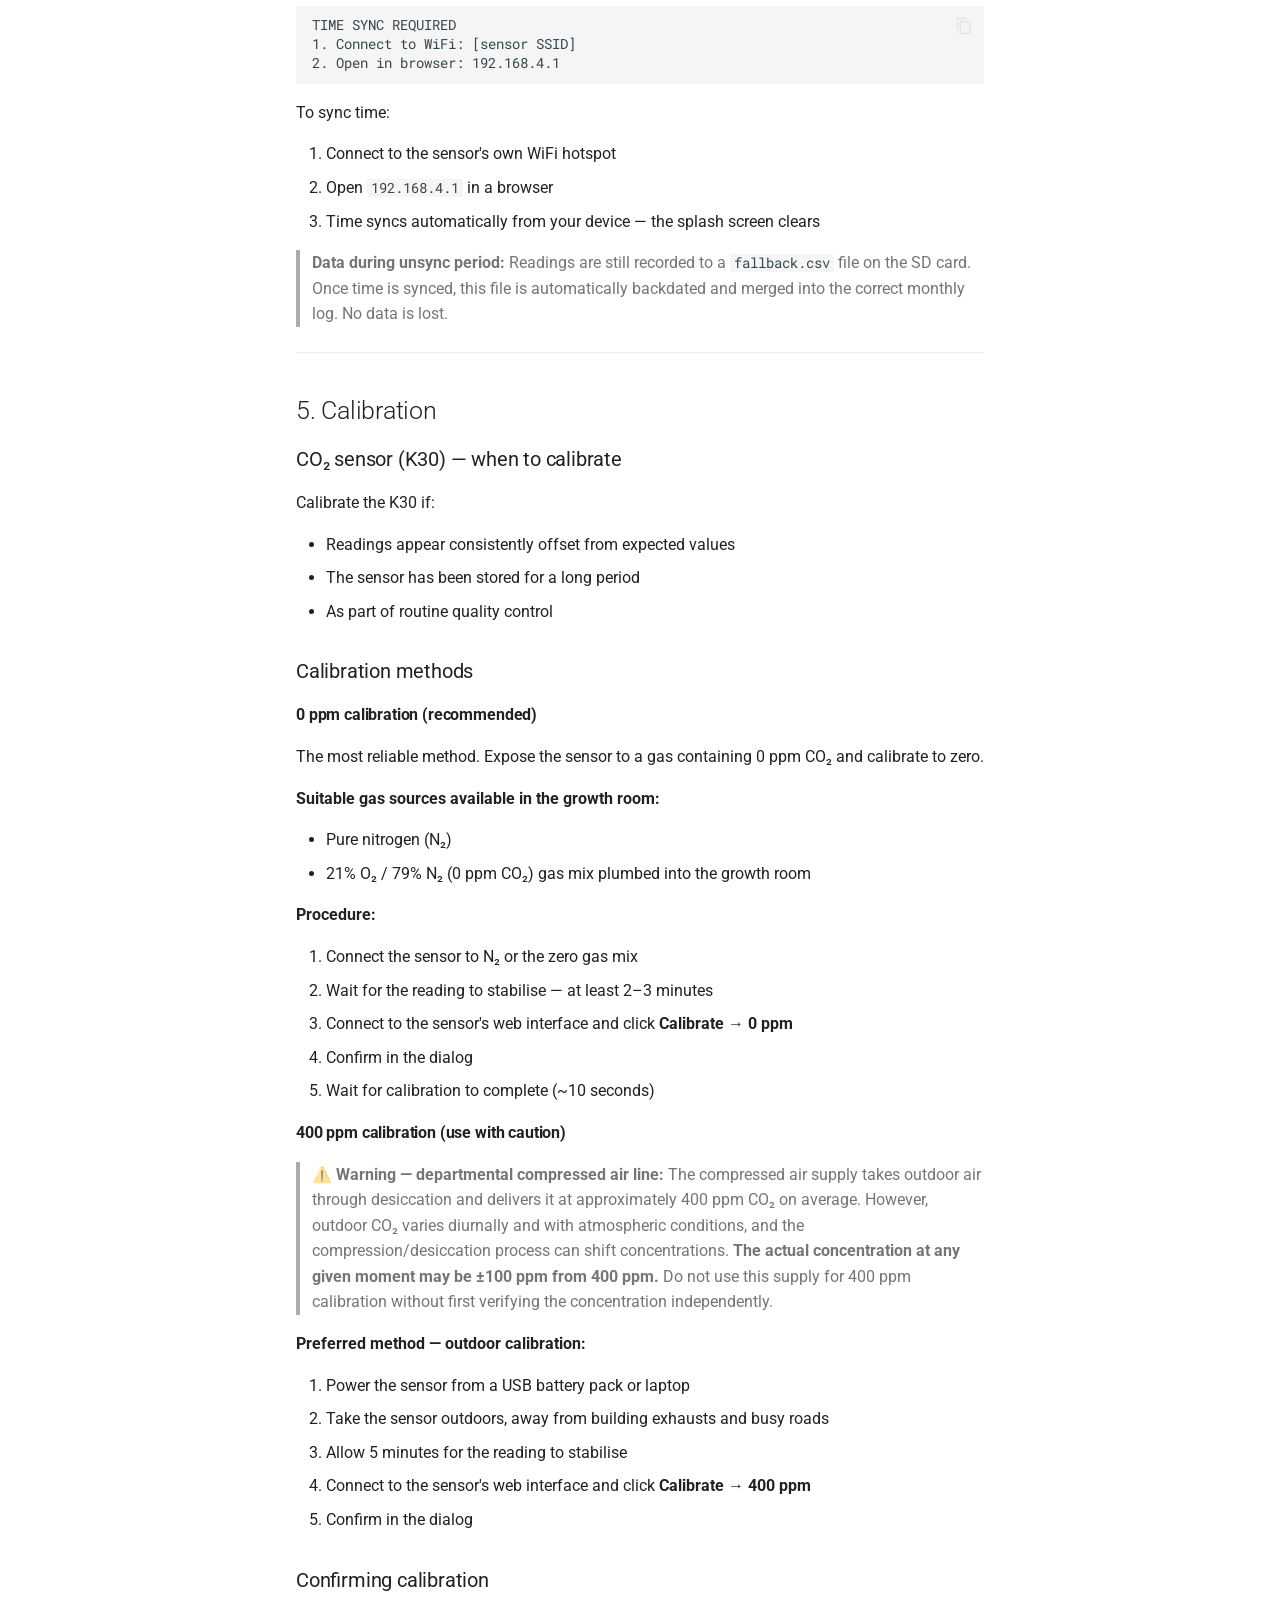
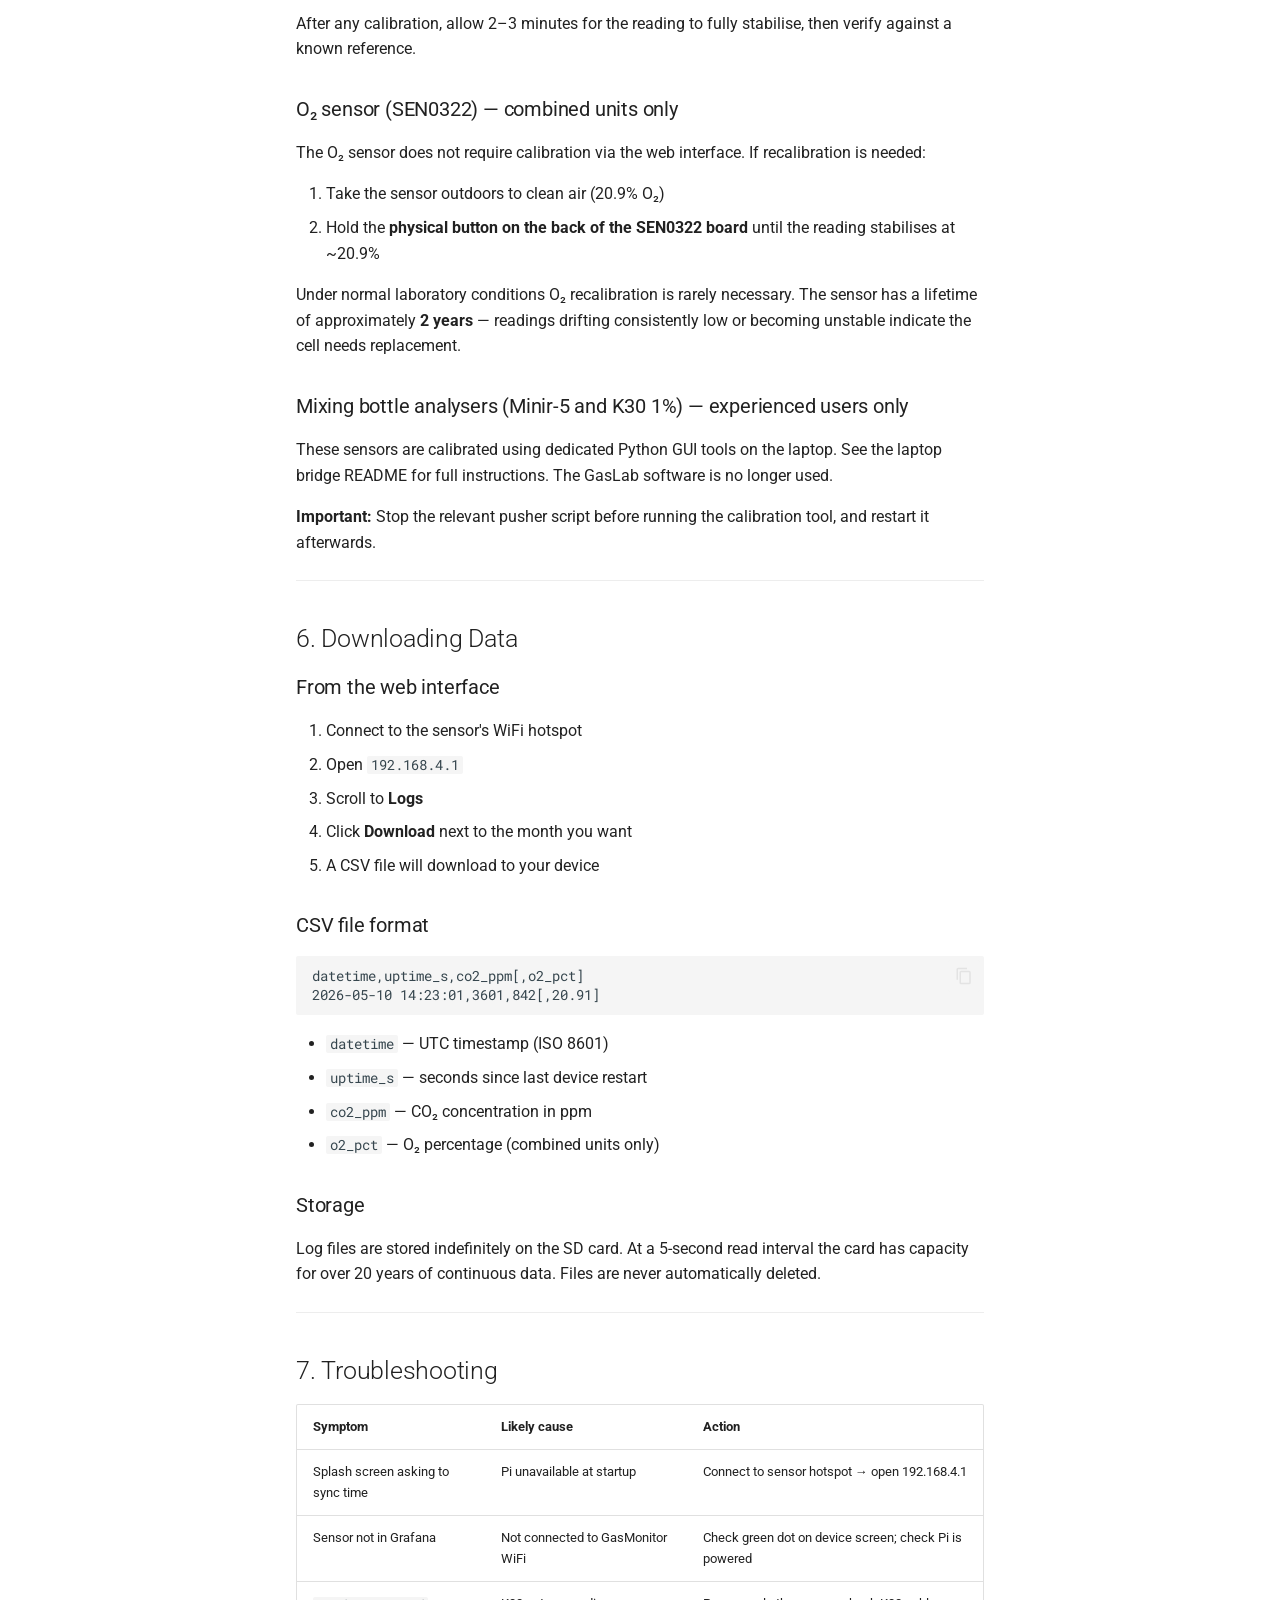
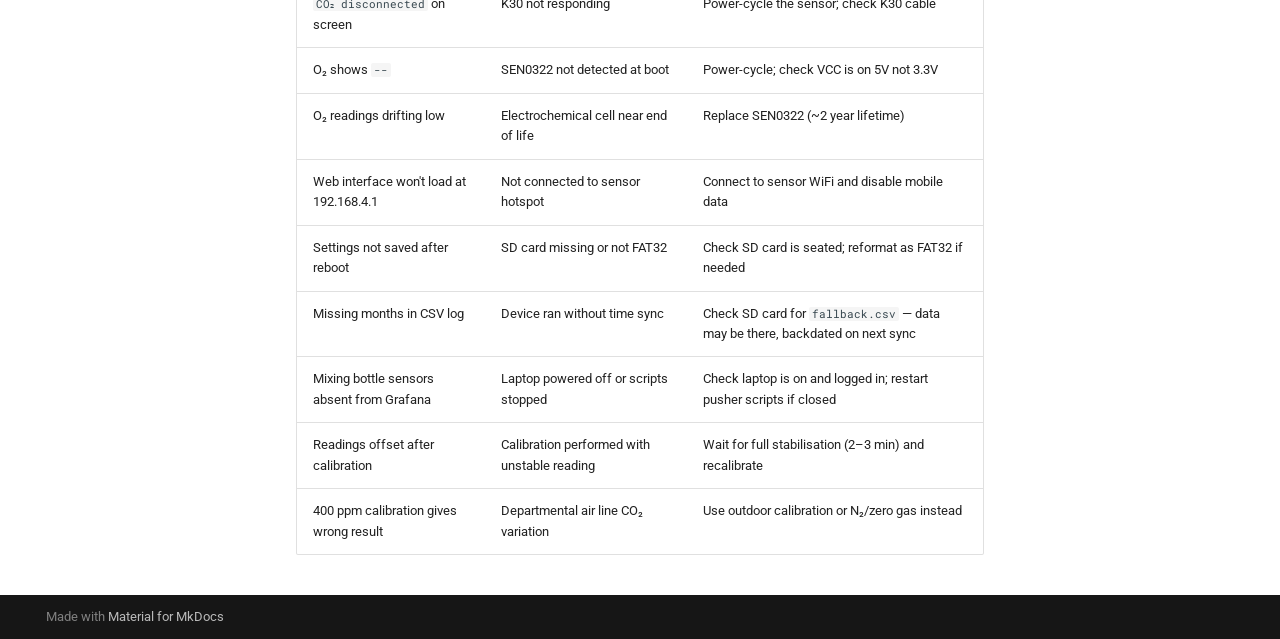
<file: guides/user-guide/index.html>
<!doctype html>
<html lang="en" class="no-js">
  <head>
    
      <meta charset="utf-8">
      <meta name="viewport" content="width=device-width,initial-scale=1">
      
        <meta name="description" content="Open-source networked CO₂/O₂ monitoring for laboratory growth chambers">
      
      
        <meta name="author" content="James Barrett">
      
      
        <link rel="canonical" href="https://james-r-barrett.github.io/gas_monitoring/guides/user-guide/">
      
      
        <link rel="prev" href="../../server/">
      
      
        <link rel="next" href="../assembly/">
      
      
        
      
      
      <link rel="icon" href="../../images/icon.svg">
      <meta name="generator" content="mkdocs-1.6.1, mkdocs-material-9.7.6">
    
    
      
        <title>User Guide - Canary Gas Monitoring</title>
      
    
    
      <link rel="stylesheet" href="../../assets/stylesheets/main.484c7ddc.min.css">
      
        
        <link rel="stylesheet" href="../../assets/stylesheets/palette.ab4e12ef.min.css">
      
      


    
    
      
    
    
      
        
        
        <link rel="preconnect" href="https://fonts.gstatic.com" crossorigin>
        <link rel="stylesheet" href="https://fonts.googleapis.com/css?family=Roboto:300,300i,400,400i,700,700i%7CRoboto+Mono:400,400i,700,700i&display=fallback">
        <style>:root{--md-text-font:"Roboto";--md-code-font:"Roboto Mono"}</style>
      
    
    
      <link rel="stylesheet" href="../../stylesheets/extra.css">
    
    <script>__md_scope=new URL("../..",location),__md_hash=e=>[...e].reduce(((e,_)=>(e<<5)-e+_.charCodeAt(0)),0),__md_get=(e,_=localStorage,t=__md_scope)=>JSON.parse(_.getItem(t.pathname+"."+e)),__md_set=(e,_,t=localStorage,a=__md_scope)=>{try{t.setItem(a.pathname+"."+e,JSON.stringify(_))}catch(e){}}</script>
    
      

    
    
  </head>
  
  
    
    
      
    
    
    
    
    <body dir="ltr" data-md-color-scheme="default" data-md-color-primary="yellow" data-md-color-accent="yellow">
  
    
    <input class="md-toggle" data-md-toggle="drawer" type="checkbox" id="__drawer" autocomplete="off">
    <input class="md-toggle" data-md-toggle="search" type="checkbox" id="__search" autocomplete="off">
    <label class="md-overlay" for="__drawer"></label>
    <div data-md-component="skip">
      
        
        <a href="#user-guide" class="md-skip">
          Skip to content
        </a>
      
    </div>
    <div data-md-component="announce">
      
    </div>
    
    
      

<header class="md-header" data-md-component="header">
  <nav class="md-header__inner md-grid" aria-label="Header">
    <a href="../.." title="Canary Gas Monitoring" class="md-header__button md-logo" aria-label="Canary Gas Monitoring" data-md-component="logo">
      
  <img src="../../images/icon.svg" alt="logo">

    </a>
    <label class="md-header__button md-icon" for="__drawer">
      
      <svg xmlns="http://www.w3.org/2000/svg" viewBox="0 0 24 24"><path d="M3 6h18v2H3zm0 5h18v2H3zm0 5h18v2H3z"/></svg>
    </label>
    <div class="md-header__title" data-md-component="header-title">
      <div class="md-header__ellipsis">
        <div class="md-header__topic">
          <span class="md-ellipsis">
            Canary Gas Monitoring
          </span>
        </div>
        <div class="md-header__topic" data-md-component="header-topic">
          <span class="md-ellipsis">
            
              User Guide
            
          </span>
        </div>
      </div>
    </div>
    
      
        <form class="md-header__option" data-md-component="palette">
  
    
    
    
    <input class="md-option" data-md-color-media="" data-md-color-scheme="default" data-md-color-primary="yellow" data-md-color-accent="yellow"  aria-label="Switch to dark mode"  type="radio" name="__palette" id="__palette_0">
    
      <label class="md-header__button md-icon" title="Switch to dark mode" for="__palette_1" hidden>
        <svg xmlns="http://www.w3.org/2000/svg" viewBox="0 0 24 24"><path d="M12 8a4 4 0 0 0-4 4 4 4 0 0 0 4 4 4 4 0 0 0 4-4 4 4 0 0 0-4-4m0 10a6 6 0 0 1-6-6 6 6 0 0 1 6-6 6 6 0 0 1 6 6 6 6 0 0 1-6 6m8-9.31V4h-4.69L12 .69 8.69 4H4v4.69L.69 12 4 15.31V20h4.69L12 23.31 15.31 20H20v-4.69L23.31 12z"/></svg>
      </label>
    
  
    
    
    
    <input class="md-option" data-md-color-media="" data-md-color-scheme="slate" data-md-color-primary="teal" data-md-color-accent="teal"  aria-label="Switch to light mode"  type="radio" name="__palette" id="__palette_1">
    
      <label class="md-header__button md-icon" title="Switch to light mode" for="__palette_0" hidden>
        <svg xmlns="http://www.w3.org/2000/svg" viewBox="0 0 24 24"><path d="M12 18c-.89 0-1.74-.2-2.5-.55C11.56 16.5 13 14.42 13 12s-1.44-4.5-3.5-5.45C10.26 6.2 11.11 6 12 6a6 6 0 0 1 6 6 6 6 0 0 1-6 6m8-9.31V4h-4.69L12 .69 8.69 4H4v4.69L.69 12 4 15.31V20h4.69L12 23.31 15.31 20H20v-4.69L23.31 12z"/></svg>
      </label>
    
  
</form>
      
    
    
      <script>var palette=__md_get("__palette");if(palette&&palette.color){if("(prefers-color-scheme)"===palette.color.media){var media=matchMedia("(prefers-color-scheme: light)"),input=document.querySelector(media.matches?"[data-md-color-media='(prefers-color-scheme: light)']":"[data-md-color-media='(prefers-color-scheme: dark)']");palette.color.media=input.getAttribute("data-md-color-media"),palette.color.scheme=input.getAttribute("data-md-color-scheme"),palette.color.primary=input.getAttribute("data-md-color-primary"),palette.color.accent=input.getAttribute("data-md-color-accent")}for(var[key,value]of Object.entries(palette.color))document.body.setAttribute("data-md-color-"+key,value)}</script>
    
    
    
      
      
        <label class="md-header__button md-icon" for="__search">
          
          <svg xmlns="http://www.w3.org/2000/svg" viewBox="0 0 24 24"><path d="M9.5 3A6.5 6.5 0 0 1 16 9.5c0 1.61-.59 3.09-1.56 4.23l.27.27h.79l5 5-1.5 1.5-5-5v-.79l-.27-.27A6.52 6.52 0 0 1 9.5 16 6.5 6.5 0 0 1 3 9.5 6.5 6.5 0 0 1 9.5 3m0 2C7 5 5 7 5 9.5S7 14 9.5 14 14 12 14 9.5 12 5 9.5 5"/></svg>
        </label>
        <div class="md-search" data-md-component="search" role="dialog">
  <label class="md-search__overlay" for="__search"></label>
  <div class="md-search__inner" role="search">
    <form class="md-search__form" name="search">
      <input type="text" class="md-search__input" name="query" aria-label="Search" placeholder="Search" autocapitalize="off" autocorrect="off" autocomplete="off" spellcheck="false" data-md-component="search-query" required>
      <label class="md-search__icon md-icon" for="__search">
        
        <svg xmlns="http://www.w3.org/2000/svg" viewBox="0 0 24 24"><path d="M9.5 3A6.5 6.5 0 0 1 16 9.5c0 1.61-.59 3.09-1.56 4.23l.27.27h.79l5 5-1.5 1.5-5-5v-.79l-.27-.27A6.52 6.52 0 0 1 9.5 16 6.5 6.5 0 0 1 3 9.5 6.5 6.5 0 0 1 9.5 3m0 2C7 5 5 7 5 9.5S7 14 9.5 14 14 12 14 9.5 12 5 9.5 5"/></svg>
        
        <svg xmlns="http://www.w3.org/2000/svg" viewBox="0 0 24 24"><path d="M20 11v2H8l5.5 5.5-1.42 1.42L4.16 12l7.92-7.92L13.5 5.5 8 11z"/></svg>
      </label>
      <nav class="md-search__options" aria-label="Search">
        
        <button type="reset" class="md-search__icon md-icon" title="Clear" aria-label="Clear" tabindex="-1">
          
          <svg xmlns="http://www.w3.org/2000/svg" viewBox="0 0 24 24"><path d="M19 6.41 17.59 5 12 10.59 6.41 5 5 6.41 10.59 12 5 17.59 6.41 19 12 13.41 17.59 19 19 17.59 13.41 12z"/></svg>
        </button>
      </nav>
      
    </form>
    <div class="md-search__output">
      <div class="md-search__scrollwrap" tabindex="0" data-md-scrollfix>
        <div class="md-search-result" data-md-component="search-result">
          <div class="md-search-result__meta">
            Initializing search
          </div>
          <ol class="md-search-result__list" role="presentation"></ol>
        </div>
      </div>
    </div>
  </div>
</div>
      
    
    
      <div class="md-header__source">
        <a href="https://github.com/james-r-barrett/gas_monitoring" title="Go to repository" class="md-source" data-md-component="source">
  <div class="md-source__icon md-icon">
    
    <svg xmlns="http://www.w3.org/2000/svg" viewBox="0 0 512 512"><!--! Font Awesome Free 7.1.0 by @fontawesome - https://fontawesome.com License - https://fontawesome.com/license/free (Icons: CC BY 4.0, Fonts: SIL OFL 1.1, Code: MIT License) Copyright 2025 Fonticons, Inc.--><path d="M173.9 397.4c0 2-2.3 3.6-5.2 3.6-3.3.3-5.6-1.3-5.6-3.6 0-2 2.3-3.6 5.2-3.6 3-.3 5.6 1.3 5.6 3.6m-31.1-4.5c-.7 2 1.3 4.3 4.3 4.9 2.6 1 5.6 0 6.2-2s-1.3-4.3-4.3-5.2c-2.6-.7-5.5.3-6.2 2.3m44.2-1.7c-2.9.7-4.9 2.6-4.6 4.9.3 2 2.9 3.3 5.9 2.6 2.9-.7 4.9-2.6 4.6-4.6-.3-1.9-3-3.2-5.9-2.9M252.8 8C114.1 8 8 113.3 8 252c0 110.9 69.8 205.8 169.5 239.2 12.8 2.3 17.3-5.6 17.3-12.1 0-6.2-.3-40.4-.3-61.4 0 0-70 15-84.7-29.8 0 0-11.4-29.1-27.8-36.6 0 0-22.9-15.7 1.6-15.4 0 0 24.9 2 38.6 25.8 21.9 38.6 58.6 27.5 72.9 20.9 2.3-16 8.8-27.1 16-33.7-55.9-6.2-112.3-14.3-112.3-110.5 0-27.5 7.6-41.3 23.6-58.9-2.6-6.5-11.1-33.3 2.6-67.9 20.9-6.5 69 27 69 27 20-5.6 41.5-8.5 62.8-8.5s42.8 2.9 62.8 8.5c0 0 48.1-33.6 69-27 13.7 34.7 5.2 61.4 2.6 67.9 16 17.7 25.8 31.5 25.8 58.9 0 96.5-58.9 104.2-114.8 110.5 9.2 7.9 17 22.9 17 46.4 0 33.7-.3 75.4-.3 83.6 0 6.5 4.6 14.4 17.3 12.1C436.2 457.8 504 362.9 504 252 504 113.3 391.5 8 252.8 8M105.2 352.9c-1.3 1-1 3.3.7 5.2 1.6 1.6 3.9 2.3 5.2 1 1.3-1 1-3.3-.7-5.2-1.6-1.6-3.9-2.3-5.2-1m-10.8-8.1c-.7 1.3.3 2.9 2.3 3.9 1.6 1 3.6.7 4.3-.7.7-1.3-.3-2.9-2.3-3.9-2-.6-3.6-.3-4.3.7m32.4 35.6c-1.6 1.3-1 4.3 1.3 6.2 2.3 2.3 5.2 2.6 6.5 1 1.3-1.3.7-4.3-1.3-6.2-2.2-2.3-5.2-2.6-6.5-1m-11.4-14.7c-1.6 1-1.6 3.6 0 5.9s4.3 3.3 5.6 2.3c1.6-1.3 1.6-3.9 0-6.2-1.4-2.3-4-3.3-5.6-2"/></svg>
  </div>
  <div class="md-source__repository">
    james-r-barrett/gas_monitoring
  </div>
</a>
      </div>
    
  </nav>
  
</header>
    
    <div class="md-container" data-md-component="container">
      
      
        
          
            
<nav class="md-tabs" aria-label="Tabs" data-md-component="tabs">
  <div class="md-grid">
    <ul class="md-tabs__list">
      
        
  
  
  
  
    <li class="md-tabs__item">
      <a href="../.." class="md-tabs__link">
        
  
  
    
  
  Home

      </a>
    </li>
  

      
        
  
  
  
  
    
    
      <li class="md-tabs__item">
        <a href="../../hardware/" class="md-tabs__link">
          
  
  
  Hardware

        </a>
      </li>
    
  

      
        
  
  
  
  
    
    
      <li class="md-tabs__item">
        <a href="../../firmware/" class="md-tabs__link">
          
  
  
  Firmware

        </a>
      </li>
    
  

      
        
  
  
  
  
    <li class="md-tabs__item">
      <a href="../../server/" class="md-tabs__link">
        
  
  
    
  
  Raspberry Pi Server

      </a>
    </li>
  

      
        
  
  
  
  
    <li class="md-tabs__item">
      <a href="../../laptop-bridge" class="md-tabs__link">
        
  
  
    
  
  Laptop Bridge

      </a>
    </li>
  

      
        
  
  
  
    
  
  
    
    
      <li class="md-tabs__item md-tabs__item--active">
        <a href="./" class="md-tabs__link">
          
  
  
  Guides

        </a>
      </li>
    
  

      
    </ul>
  </div>
</nav>
          
        
      
      <main class="md-main" data-md-component="main">
        <div class="md-main__inner md-grid">
          
            
              
              <div class="md-sidebar md-sidebar--primary" data-md-component="sidebar" data-md-type="navigation" >
                <div class="md-sidebar__scrollwrap">
                  <div class="md-sidebar__inner">
                    


  


<nav class="md-nav md-nav--primary md-nav--lifted" aria-label="Navigation" data-md-level="0">
  <label class="md-nav__title" for="__drawer">
    <a href="../.." title="Canary Gas Monitoring" class="md-nav__button md-logo" aria-label="Canary Gas Monitoring" data-md-component="logo">
      
  <img src="../../images/icon.svg" alt="logo">

    </a>
    Canary Gas Monitoring
  </label>
  
    <div class="md-nav__source">
      <a href="https://github.com/james-r-barrett/gas_monitoring" title="Go to repository" class="md-source" data-md-component="source">
  <div class="md-source__icon md-icon">
    
    <svg xmlns="http://www.w3.org/2000/svg" viewBox="0 0 512 512"><!--! Font Awesome Free 7.1.0 by @fontawesome - https://fontawesome.com License - https://fontawesome.com/license/free (Icons: CC BY 4.0, Fonts: SIL OFL 1.1, Code: MIT License) Copyright 2025 Fonticons, Inc.--><path d="M173.9 397.4c0 2-2.3 3.6-5.2 3.6-3.3.3-5.6-1.3-5.6-3.6 0-2 2.3-3.6 5.2-3.6 3-.3 5.6 1.3 5.6 3.6m-31.1-4.5c-.7 2 1.3 4.3 4.3 4.9 2.6 1 5.6 0 6.2-2s-1.3-4.3-4.3-5.2c-2.6-.7-5.5.3-6.2 2.3m44.2-1.7c-2.9.7-4.9 2.6-4.6 4.9.3 2 2.9 3.3 5.9 2.6 2.9-.7 4.9-2.6 4.6-4.6-.3-1.9-3-3.2-5.9-2.9M252.8 8C114.1 8 8 113.3 8 252c0 110.9 69.8 205.8 169.5 239.2 12.8 2.3 17.3-5.6 17.3-12.1 0-6.2-.3-40.4-.3-61.4 0 0-70 15-84.7-29.8 0 0-11.4-29.1-27.8-36.6 0 0-22.9-15.7 1.6-15.4 0 0 24.9 2 38.6 25.8 21.9 38.6 58.6 27.5 72.9 20.9 2.3-16 8.8-27.1 16-33.7-55.9-6.2-112.3-14.3-112.3-110.5 0-27.5 7.6-41.3 23.6-58.9-2.6-6.5-11.1-33.3 2.6-67.9 20.9-6.5 69 27 69 27 20-5.6 41.5-8.5 62.8-8.5s42.8 2.9 62.8 8.5c0 0 48.1-33.6 69-27 13.7 34.7 5.2 61.4 2.6 67.9 16 17.7 25.8 31.5 25.8 58.9 0 96.5-58.9 104.2-114.8 110.5 9.2 7.9 17 22.9 17 46.4 0 33.7-.3 75.4-.3 83.6 0 6.5 4.6 14.4 17.3 12.1C436.2 457.8 504 362.9 504 252 504 113.3 391.5 8 252.8 8M105.2 352.9c-1.3 1-1 3.3.7 5.2 1.6 1.6 3.9 2.3 5.2 1 1.3-1 1-3.3-.7-5.2-1.6-1.6-3.9-2.3-5.2-1m-10.8-8.1c-.7 1.3.3 2.9 2.3 3.9 1.6 1 3.6.7 4.3-.7.7-1.3-.3-2.9-2.3-3.9-2-.6-3.6-.3-4.3.7m32.4 35.6c-1.6 1.3-1 4.3 1.3 6.2 2.3 2.3 5.2 2.6 6.5 1 1.3-1.3.7-4.3-1.3-6.2-2.2-2.3-5.2-2.6-6.5-1m-11.4-14.7c-1.6 1-1.6 3.6 0 5.9s4.3 3.3 5.6 2.3c1.6-1.3 1.6-3.9 0-6.2-1.4-2.3-4-3.3-5.6-2"/></svg>
  </div>
  <div class="md-source__repository">
    james-r-barrett/gas_monitoring
  </div>
</a>
    </div>
  
  <ul class="md-nav__list" data-md-scrollfix>
    
      
      
  
  
  
  
    <li class="md-nav__item">
      <a href="../.." class="md-nav__link">
        
  
  
  <span class="md-ellipsis">
    
  
    Home
  

    
  </span>
  
  

      </a>
    </li>
  

    
      
      
  
  
  
  
    
    
    
    
      
      
        
      
    
    
    <li class="md-nav__item md-nav__item--nested">
      
        
        
        <input class="md-nav__toggle md-toggle " type="checkbox" id="__nav_2" >
        
          
          <label class="md-nav__link" for="__nav_2" id="__nav_2_label" tabindex="0">
            
  
  
  <span class="md-ellipsis">
    
  
    Hardware
  

    
  </span>
  
  

            <span class="md-nav__icon md-icon"></span>
          </label>
        
        <nav class="md-nav" data-md-level="1" aria-labelledby="__nav_2_label" aria-expanded="false">
          <label class="md-nav__title" for="__nav_2">
            <span class="md-nav__icon md-icon"></span>
            
  
    Hardware
  

          </label>
          <ul class="md-nav__list" data-md-scrollfix>
            
              
                
  
  
  
  
    <li class="md-nav__item">
      <a href="../../hardware/" class="md-nav__link">
        
  
  
  <span class="md-ellipsis">
    
  
    Overview
  

    
  </span>
  
  

      </a>
    </li>
  

              
            
              
                
  
  
  
  
    <li class="md-nav__item">
      <a href="../../hardware/bom/" class="md-nav__link">
        
  
  
  <span class="md-ellipsis">
    
  
    Bill of Materials
  

    
  </span>
  
  

      </a>
    </li>
  

              
            
              
                
  
  
  
  
    <li class="md-nav__item">
      <a href="../../hardware/schematics/" class="md-nav__link">
        
  
  
  <span class="md-ellipsis">
    
  
    Schematics
  

    
  </span>
  
  

      </a>
    </li>
  

              
            
              
                
  
  
  
  
    <li class="md-nav__item">
      <a href="../../hardware/3d-print/" class="md-nav__link">
        
  
  
  <span class="md-ellipsis">
    
  
    3D Printing
  

    
  </span>
  
  

      </a>
    </li>
  

              
            
          </ul>
        </nav>
      
    </li>
  

    
      
      
  
  
  
  
    
    
    
    
      
      
        
      
    
    
    <li class="md-nav__item md-nav__item--nested">
      
        
        
        <input class="md-nav__toggle md-toggle " type="checkbox" id="__nav_3" >
        
          
          <label class="md-nav__link" for="__nav_3" id="__nav_3_label" tabindex="0">
            
  
  
  <span class="md-ellipsis">
    
  
    Firmware
  

    
  </span>
  
  

            <span class="md-nav__icon md-icon"></span>
          </label>
        
        <nav class="md-nav" data-md-level="1" aria-labelledby="__nav_3_label" aria-expanded="false">
          <label class="md-nav__title" for="__nav_3">
            <span class="md-nav__icon md-icon"></span>
            
  
    Firmware
  

          </label>
          <ul class="md-nav__list" data-md-scrollfix>
            
              
                
  
  
  
  
    <li class="md-nav__item">
      <a href="../../firmware/" class="md-nav__link">
        
  
  
  <span class="md-ellipsis">
    
  
    Setup & Flashing
  

    
  </span>
  
  

      </a>
    </li>
  

              
            
              
                
  
  
  
  
    <li class="md-nav__item">
      <a href="../../firmware/co2_monitor/" class="md-nav__link">
        
  
  
  <span class="md-ellipsis">
    
  
    CO₂ Monitor
  

    
  </span>
  
  

      </a>
    </li>
  

              
            
              
                
  
  
  
  
    <li class="md-nav__item">
      <a href="../../firmware/co2_o2_monitor/" class="md-nav__link">
        
  
  
  <span class="md-ellipsis">
    
  
    CO₂ + O₂ Monitor
  

    
  </span>
  
  

      </a>
    </li>
  

              
            
          </ul>
        </nav>
      
    </li>
  

    
      
      
  
  
  
  
    <li class="md-nav__item">
      <a href="../../server/" class="md-nav__link">
        
  
  
  <span class="md-ellipsis">
    
  
    Raspberry Pi Server
  

    
  </span>
  
  

      </a>
    </li>
  

    
      
      
  
  
  
  
    <li class="md-nav__item">
      <a href="../../laptop-bridge" class="md-nav__link">
        
  
  
  <span class="md-ellipsis">
    
  
    Laptop Bridge
  

    
  </span>
  
  

      </a>
    </li>
  

    
      
      
  
  
    
  
  
  
    
    
    
    
      
        
        
      
      
        
      
    
    
    <li class="md-nav__item md-nav__item--active md-nav__item--section md-nav__item--nested">
      
        
        
        <input class="md-nav__toggle md-toggle " type="checkbox" id="__nav_6" checked>
        
          
          <label class="md-nav__link" for="__nav_6" id="__nav_6_label" tabindex="">
            
  
  
  <span class="md-ellipsis">
    
  
    Guides
  

    
  </span>
  
  

            <span class="md-nav__icon md-icon"></span>
          </label>
        
        <nav class="md-nav" data-md-level="1" aria-labelledby="__nav_6_label" aria-expanded="true">
          <label class="md-nav__title" for="__nav_6">
            <span class="md-nav__icon md-icon"></span>
            
  
    Guides
  

          </label>
          <ul class="md-nav__list" data-md-scrollfix>
            
              
                
  
  
    
  
  
  
    <li class="md-nav__item md-nav__item--active">
      
      <input class="md-nav__toggle md-toggle" type="checkbox" id="__toc">
      
      
        
      
      
        <label class="md-nav__link md-nav__link--active" for="__toc">
          
  
  
  <span class="md-ellipsis">
    
  
    User Guide
  

    
  </span>
  
  

          <span class="md-nav__icon md-icon"></span>
        </label>
      
      <a href="./" class="md-nav__link md-nav__link--active">
        
  
  
  <span class="md-ellipsis">
    
  
    User Guide
  

    
  </span>
  
  

      </a>
      
        

<nav class="md-nav md-nav--secondary" aria-label="Table of contents">
  
  
  
    
  
  
    <label class="md-nav__title" for="__toc">
      <span class="md-nav__icon md-icon"></span>
      Table of contents
    </label>
    <ul class="md-nav__list" data-md-component="toc" data-md-scrollfix>
      
        <li class="md-nav__item">
  <a href="#contents" class="md-nav__link">
    <span class="md-ellipsis">
      
        Contents
      
    </span>
  </a>
  
</li>
      
        <li class="md-nav__item">
  <a href="#1-system-overview" class="md-nav__link">
    <span class="md-ellipsis">
      
        1. System Overview
      
    </span>
  </a>
  
</li>
      
        <li class="md-nav__item">
  <a href="#2-the-grafana-dashboard" class="md-nav__link">
    <span class="md-ellipsis">
      
        2. The Grafana Dashboard
      
    </span>
  </a>
  
    <nav class="md-nav" aria-label="2. The Grafana Dashboard">
      <ul class="md-nav__list">
        
          <li class="md-nav__item">
  <a href="#accessing-the-dashboard" class="md-nav__link">
    <span class="md-ellipsis">
      
        Accessing the dashboard
      
    </span>
  </a>
  
</li>
        
          <li class="md-nav__item">
  <a href="#what-the-dashboard-shows" class="md-nav__link">
    <span class="md-ellipsis">
      
        What the dashboard shows
      
    </span>
  </a>
  
</li>
        
          <li class="md-nav__item">
  <a href="#dashboard-vs-local-interface" class="md-nav__link">
    <span class="md-ellipsis">
      
        Dashboard vs local interface
      
    </span>
  </a>
  
</li>
        
      </ul>
    </nav>
  
</li>
      
        <li class="md-nav__item">
  <a href="#3-individual-sensor-web-interface" class="md-nav__link">
    <span class="md-ellipsis">
      
        3. Individual Sensor Web Interface
      
    </span>
  </a>
  
    <nav class="md-nav" aria-label="3. Individual Sensor Web Interface">
      <ul class="md-nav__list">
        
          <li class="md-nav__item">
  <a href="#connecting" class="md-nav__link">
    <span class="md-ellipsis">
      
        Connecting
      
    </span>
  </a>
  
</li>
        
          <li class="md-nav__item">
  <a href="#reading-view" class="md-nav__link">
    <span class="md-ellipsis">
      
        Reading view
      
    </span>
  </a>
  
</li>
        
          <li class="md-nav__item">
  <a href="#graph" class="md-nav__link">
    <span class="md-ellipsis">
      
        Graph
      
    </span>
  </a>
  
</li>
        
          <li class="md-nav__item">
  <a href="#settings" class="md-nav__link">
    <span class="md-ellipsis">
      
        Settings
      
    </span>
  </a>
  
</li>
        
          <li class="md-nav__item">
  <a href="#calibration-log" class="md-nav__link">
    <span class="md-ellipsis">
      
        Calibration log
      
    </span>
  </a>
  
</li>
        
      </ul>
    </nav>
  
</li>
      
        <li class="md-nav__item">
  <a href="#4-time-synchronisation" class="md-nav__link">
    <span class="md-ellipsis">
      
        4. Time Synchronisation
      
    </span>
  </a>
  
    <nav class="md-nav" aria-label="4. Time Synchronisation">
      <ul class="md-nav__list">
        
          <li class="md-nav__item">
  <a href="#automatic-pi-connected-normal-operation" class="md-nav__link">
    <span class="md-ellipsis">
      
        Automatic (Pi connected — normal operation)
      
    </span>
  </a>
  
</li>
        
          <li class="md-nav__item">
  <a href="#manual-pi-unavailable" class="md-nav__link">
    <span class="md-ellipsis">
      
        Manual (Pi unavailable)
      
    </span>
  </a>
  
</li>
        
      </ul>
    </nav>
  
</li>
      
        <li class="md-nav__item">
  <a href="#5-calibration" class="md-nav__link">
    <span class="md-ellipsis">
      
        5. Calibration
      
    </span>
  </a>
  
    <nav class="md-nav" aria-label="5. Calibration">
      <ul class="md-nav__list">
        
          <li class="md-nav__item">
  <a href="#co2-sensor-k30-when-to-calibrate" class="md-nav__link">
    <span class="md-ellipsis">
      
        CO₂ sensor (K30) — when to calibrate
      
    </span>
  </a>
  
</li>
        
          <li class="md-nav__item">
  <a href="#calibration-methods" class="md-nav__link">
    <span class="md-ellipsis">
      
        Calibration methods
      
    </span>
  </a>
  
    <nav class="md-nav" aria-label="Calibration methods">
      <ul class="md-nav__list">
        
          <li class="md-nav__item">
  <a href="#0-ppm-calibration-recommended" class="md-nav__link">
    <span class="md-ellipsis">
      
        0 ppm calibration (recommended)
      
    </span>
  </a>
  
</li>
        
          <li class="md-nav__item">
  <a href="#400-ppm-calibration-use-with-caution" class="md-nav__link">
    <span class="md-ellipsis">
      
        400 ppm calibration (use with caution)
      
    </span>
  </a>
  
</li>
        
      </ul>
    </nav>
  
</li>
        
          <li class="md-nav__item">
  <a href="#confirming-calibration" class="md-nav__link">
    <span class="md-ellipsis">
      
        Confirming calibration
      
    </span>
  </a>
  
</li>
        
          <li class="md-nav__item">
  <a href="#o2-sensor-sen0322-combined-units-only" class="md-nav__link">
    <span class="md-ellipsis">
      
        O₂ sensor (SEN0322) — combined units only
      
    </span>
  </a>
  
</li>
        
          <li class="md-nav__item">
  <a href="#mixing-bottle-analysers-minir-5-and-k30-1-experienced-users-only" class="md-nav__link">
    <span class="md-ellipsis">
      
        Mixing bottle analysers (Minir-5 and K30 1%) — experienced users only
      
    </span>
  </a>
  
</li>
        
      </ul>
    </nav>
  
</li>
      
        <li class="md-nav__item">
  <a href="#6-downloading-data" class="md-nav__link">
    <span class="md-ellipsis">
      
        6. Downloading Data
      
    </span>
  </a>
  
    <nav class="md-nav" aria-label="6. Downloading Data">
      <ul class="md-nav__list">
        
          <li class="md-nav__item">
  <a href="#from-the-web-interface" class="md-nav__link">
    <span class="md-ellipsis">
      
        From the web interface
      
    </span>
  </a>
  
</li>
        
          <li class="md-nav__item">
  <a href="#csv-file-format" class="md-nav__link">
    <span class="md-ellipsis">
      
        CSV file format
      
    </span>
  </a>
  
</li>
        
          <li class="md-nav__item">
  <a href="#storage" class="md-nav__link">
    <span class="md-ellipsis">
      
        Storage
      
    </span>
  </a>
  
</li>
        
      </ul>
    </nav>
  
</li>
      
        <li class="md-nav__item">
  <a href="#7-troubleshooting" class="md-nav__link">
    <span class="md-ellipsis">
      
        7. Troubleshooting
      
    </span>
  </a>
  
</li>
      
    </ul>
  
</nav>
      
    </li>
  

              
            
              
                
  
  
  
  
    <li class="md-nav__item">
      <a href="../assembly/" class="md-nav__link">
        
  
  
  <span class="md-ellipsis">
    
  
    Assembly
  

    
  </span>
  
  

      </a>
    </li>
  

              
            
          </ul>
        </nav>
      
    </li>
  

    
  </ul>
</nav>
                  </div>
                </div>
              </div>
            
            
              
              <div class="md-sidebar md-sidebar--secondary" data-md-component="sidebar" data-md-type="toc" >
                <div class="md-sidebar__scrollwrap">
                  <div class="md-sidebar__inner">
                    

<nav class="md-nav md-nav--secondary" aria-label="Table of contents">
  
  
  
    
  
  
    <label class="md-nav__title" for="__toc">
      <span class="md-nav__icon md-icon"></span>
      Table of contents
    </label>
    <ul class="md-nav__list" data-md-component="toc" data-md-scrollfix>
      
        <li class="md-nav__item">
  <a href="#contents" class="md-nav__link">
    <span class="md-ellipsis">
      
        Contents
      
    </span>
  </a>
  
</li>
      
        <li class="md-nav__item">
  <a href="#1-system-overview" class="md-nav__link">
    <span class="md-ellipsis">
      
        1. System Overview
      
    </span>
  </a>
  
</li>
      
        <li class="md-nav__item">
  <a href="#2-the-grafana-dashboard" class="md-nav__link">
    <span class="md-ellipsis">
      
        2. The Grafana Dashboard
      
    </span>
  </a>
  
    <nav class="md-nav" aria-label="2. The Grafana Dashboard">
      <ul class="md-nav__list">
        
          <li class="md-nav__item">
  <a href="#accessing-the-dashboard" class="md-nav__link">
    <span class="md-ellipsis">
      
        Accessing the dashboard
      
    </span>
  </a>
  
</li>
        
          <li class="md-nav__item">
  <a href="#what-the-dashboard-shows" class="md-nav__link">
    <span class="md-ellipsis">
      
        What the dashboard shows
      
    </span>
  </a>
  
</li>
        
          <li class="md-nav__item">
  <a href="#dashboard-vs-local-interface" class="md-nav__link">
    <span class="md-ellipsis">
      
        Dashboard vs local interface
      
    </span>
  </a>
  
</li>
        
      </ul>
    </nav>
  
</li>
      
        <li class="md-nav__item">
  <a href="#3-individual-sensor-web-interface" class="md-nav__link">
    <span class="md-ellipsis">
      
        3. Individual Sensor Web Interface
      
    </span>
  </a>
  
    <nav class="md-nav" aria-label="3. Individual Sensor Web Interface">
      <ul class="md-nav__list">
        
          <li class="md-nav__item">
  <a href="#connecting" class="md-nav__link">
    <span class="md-ellipsis">
      
        Connecting
      
    </span>
  </a>
  
</li>
        
          <li class="md-nav__item">
  <a href="#reading-view" class="md-nav__link">
    <span class="md-ellipsis">
      
        Reading view
      
    </span>
  </a>
  
</li>
        
          <li class="md-nav__item">
  <a href="#graph" class="md-nav__link">
    <span class="md-ellipsis">
      
        Graph
      
    </span>
  </a>
  
</li>
        
          <li class="md-nav__item">
  <a href="#settings" class="md-nav__link">
    <span class="md-ellipsis">
      
        Settings
      
    </span>
  </a>
  
</li>
        
          <li class="md-nav__item">
  <a href="#calibration-log" class="md-nav__link">
    <span class="md-ellipsis">
      
        Calibration log
      
    </span>
  </a>
  
</li>
        
      </ul>
    </nav>
  
</li>
      
        <li class="md-nav__item">
  <a href="#4-time-synchronisation" class="md-nav__link">
    <span class="md-ellipsis">
      
        4. Time Synchronisation
      
    </span>
  </a>
  
    <nav class="md-nav" aria-label="4. Time Synchronisation">
      <ul class="md-nav__list">
        
          <li class="md-nav__item">
  <a href="#automatic-pi-connected-normal-operation" class="md-nav__link">
    <span class="md-ellipsis">
      
        Automatic (Pi connected — normal operation)
      
    </span>
  </a>
  
</li>
        
          <li class="md-nav__item">
  <a href="#manual-pi-unavailable" class="md-nav__link">
    <span class="md-ellipsis">
      
        Manual (Pi unavailable)
      
    </span>
  </a>
  
</li>
        
      </ul>
    </nav>
  
</li>
      
        <li class="md-nav__item">
  <a href="#5-calibration" class="md-nav__link">
    <span class="md-ellipsis">
      
        5. Calibration
      
    </span>
  </a>
  
    <nav class="md-nav" aria-label="5. Calibration">
      <ul class="md-nav__list">
        
          <li class="md-nav__item">
  <a href="#co2-sensor-k30-when-to-calibrate" class="md-nav__link">
    <span class="md-ellipsis">
      
        CO₂ sensor (K30) — when to calibrate
      
    </span>
  </a>
  
</li>
        
          <li class="md-nav__item">
  <a href="#calibration-methods" class="md-nav__link">
    <span class="md-ellipsis">
      
        Calibration methods
      
    </span>
  </a>
  
    <nav class="md-nav" aria-label="Calibration methods">
      <ul class="md-nav__list">
        
          <li class="md-nav__item">
  <a href="#0-ppm-calibration-recommended" class="md-nav__link">
    <span class="md-ellipsis">
      
        0 ppm calibration (recommended)
      
    </span>
  </a>
  
</li>
        
          <li class="md-nav__item">
  <a href="#400-ppm-calibration-use-with-caution" class="md-nav__link">
    <span class="md-ellipsis">
      
        400 ppm calibration (use with caution)
      
    </span>
  </a>
  
</li>
        
      </ul>
    </nav>
  
</li>
        
          <li class="md-nav__item">
  <a href="#confirming-calibration" class="md-nav__link">
    <span class="md-ellipsis">
      
        Confirming calibration
      
    </span>
  </a>
  
</li>
        
          <li class="md-nav__item">
  <a href="#o2-sensor-sen0322-combined-units-only" class="md-nav__link">
    <span class="md-ellipsis">
      
        O₂ sensor (SEN0322) — combined units only
      
    </span>
  </a>
  
</li>
        
          <li class="md-nav__item">
  <a href="#mixing-bottle-analysers-minir-5-and-k30-1-experienced-users-only" class="md-nav__link">
    <span class="md-ellipsis">
      
        Mixing bottle analysers (Minir-5 and K30 1%) — experienced users only
      
    </span>
  </a>
  
</li>
        
      </ul>
    </nav>
  
</li>
      
        <li class="md-nav__item">
  <a href="#6-downloading-data" class="md-nav__link">
    <span class="md-ellipsis">
      
        6. Downloading Data
      
    </span>
  </a>
  
    <nav class="md-nav" aria-label="6. Downloading Data">
      <ul class="md-nav__list">
        
          <li class="md-nav__item">
  <a href="#from-the-web-interface" class="md-nav__link">
    <span class="md-ellipsis">
      
        From the web interface
      
    </span>
  </a>
  
</li>
        
          <li class="md-nav__item">
  <a href="#csv-file-format" class="md-nav__link">
    <span class="md-ellipsis">
      
        CSV file format
      
    </span>
  </a>
  
</li>
        
          <li class="md-nav__item">
  <a href="#storage" class="md-nav__link">
    <span class="md-ellipsis">
      
        Storage
      
    </span>
  </a>
  
</li>
        
      </ul>
    </nav>
  
</li>
      
        <li class="md-nav__item">
  <a href="#7-troubleshooting" class="md-nav__link">
    <span class="md-ellipsis">
      
        7. Troubleshooting
      
    </span>
  </a>
  
</li>
      
    </ul>
  
</nav>
                  </div>
                </div>
              </div>
            
          
          
            <div class="md-content" data-md-component="content">
              
              <article class="md-content__inner md-typeset">
                
                  


  
  


<h1 id="user-guide">User Guide<a class="headerlink" href="#user-guide" title="Permanent link">&para;</a></h1>
<p>This guide covers day-to-day operation of the gas monitoring system for lab members. For build and setup instructions see the assembly guide and <a href="../../firmware/">firmware README</a>.</p>
<hr />
<h2 id="contents">Contents<a class="headerlink" href="#contents" title="Permanent link">&para;</a></h2>
<ol>
<li><a href="#1-system-overview">System Overview</a></li>
<li><a href="#2-the-grafana-dashboard">The Grafana Dashboard</a></li>
<li><a href="#3-individual-sensor-web-interface">Individual Sensor Web Interface</a></li>
<li><a href="#4-time-synchronisation">Time Synchronisation</a></li>
<li><a href="#5-calibration">Calibration</a></li>
<li><a href="#6-downloading-data">Downloading Data</a></li>
<li><a href="#7-troubleshooting">Troubleshooting</a></li>
</ol>
<hr />
<h2 id="1-system-overview">1. System Overview<a class="headerlink" href="#1-system-overview" title="Permanent link">&para;</a></h2>
<p>The monitoring network has three tiers:</p>
<div class="highlight"><pre><span></span><code><a id="__codelineno-0-1" name="__codelineno-0-1" href="#__codelineno-0-1"></a>ESP32 sensor units          Raspberry Pi hub          Grafana Cloud
<a id="__codelineno-0-2" name="__codelineno-0-2" href="#__codelineno-0-2"></a>(one per chamber)    ──►   (GasMonitor WiFi)   ──►   (remote dashboard)
<a id="__codelineno-0-3" name="__codelineno-0-3" href="#__codelineno-0-3"></a>                            InfluxDB (local)
<a id="__codelineno-0-4" name="__codelineno-0-4" href="#__codelineno-0-4"></a>
<a id="__codelineno-0-5" name="__codelineno-0-5" href="#__codelineno-0-5"></a>Windows/Linux laptop ──►   (GasMonitor WiFi)
<a id="__codelineno-0-6" name="__codelineno-0-6" href="#__codelineno-0-6"></a>(Minir-5 + K30 1%)
</code></pre></div>
<p><strong>Each ESP32 sensor unit:</strong></p>
<ul>
<li>Measures CO₂ every 1–60 seconds (configurable)</li>
<li>Optionally measures O₂ (combined units only)</li>
<li>Displays live readings on a 1.47" touchscreen</li>
<li>Logs data to an onboard SD card (monthly CSV files, indefinite retention)</li>
<li>Hosts its own web interface at <code>192.168.4.1</code> when you connect to its hotspot</li>
<li>Pushes data to the Raspberry Pi for central monitoring</li>
</ul>
<p><strong>The Raspberry Pi hub:</strong></p>
<ul>
<li>Broadcasts the <code>GasMonitor</code> WiFi network</li>
<li>Receives data from all sensors</li>
<li>Forwards to Grafana Cloud (14-day retention)</li>
<li>Provides automatic time sync to sensors on connection</li>
</ul>
<p><strong>The laptop (mixing bottle monitors only):</strong></p>
<ul>
<li>Reads the Minir-5 (orange bottle, 1–5% CO₂) and K30 1% (clear bottle, ambient CO₂) via USB</li>
<li>Pushes readings to the Pi via GasMonitor WiFi</li>
<li>Displays the Grafana dashboard full-screen for room-level monitoring</li>
</ul>
<hr />
<h2 id="2-the-grafana-dashboard">2. The Grafana Dashboard<a class="headerlink" href="#2-the-grafana-dashboard" title="Permanent link">&para;</a></h2>
<h3 id="accessing-the-dashboard">Accessing the dashboard<a class="headerlink" href="#accessing-the-dashboard" title="Permanent link">&para;</a></h3>
<p><strong>In the growth room:</strong> The laptop displays the dashboard full-screen at all times. No login required.</p>
<p><strong>From your own device:</strong></p>
<ul>
<li>Open the dashboard URL (ask the lab manager for the link)</li>
<li>Must be on the university network, university WiFi, or VPN</li>
</ul>
<p><strong>As a home screen app (recommended):</strong></p>
<p><em>Chrome (desktop or Android):</em></p>
<ol>
<li>Open the dashboard URL in Chrome</li>
<li>Click the three-dot menu → <strong>Cast, save and share</strong> → <strong>Install as app</strong></li>
<li>Click <strong>Install</strong> — the dashboard appears as an app icon</li>
</ol>
<p><em>Safari (iPhone / iPad):</em></p>
<ol>
<li>Open the dashboard URL in Safari</li>
<li>Tap the <strong>Share</strong> button (square with arrow)</li>
<li>Tap <strong>Add to Home Screen</strong> → <strong>Add</strong></li>
<li>Opens as a full-screen app without browser toolbars</li>
</ol>
<h3 id="what-the-dashboard-shows">What the dashboard shows<a class="headerlink" href="#what-the-dashboard-shows" title="Permanent link">&para;</a></h3>
<ul>
<li>All sensors displayed as separate panels</li>
<li>Mixing bottle sensors (Minir-5 and K30 1%) at the top, colour-coded by bottle colour (orange and clear)</li>
<li>Chamber sensors below</li>
<li>Up to 14 days of history</li>
<li>Adjustable time window using the time picker in the top-right corner of the Grafana page</li>
</ul>
<h3 id="dashboard-vs-local-interface">Dashboard vs local interface<a class="headerlink" href="#dashboard-vs-local-interface" title="Permanent link">&para;</a></h3>
<table>
<thead>
<tr>
<th>Feature</th>
<th>Grafana dashboard</th>
<th>Local web interface (192.168.4.1)</th>
</tr>
</thead>
<tbody>
<tr>
<td>All sensors at once</td>
<td>✓</td>
<td>One sensor only</td>
</tr>
<tr>
<td>Remote access</td>
<td>✓</td>
<td>Only when connected to sensor hotspot</td>
</tr>
<tr>
<td>History</td>
<td>14 days</td>
<td>Up to 10,000 readings in browser; full history on SD card</td>
</tr>
<tr>
<td>Download CSV</td>
<td>—</td>
<td>✓</td>
</tr>
<tr>
<td>Calibration</td>
<td>—</td>
<td>✓</td>
</tr>
<tr>
<td>Settings</td>
<td>—</td>
<td>✓</td>
</tr>
<tr>
<td>Works without Pi</td>
<td>—</td>
<td>✓</td>
</tr>
</tbody>
</table>
<hr />
<h2 id="3-individual-sensor-web-interface">3. Individual Sensor Web Interface<a class="headerlink" href="#3-individual-sensor-web-interface" title="Permanent link">&para;</a></h2>
<p>Each sensor has its own web interface, accessible by connecting to its WiFi hotspot.</p>
<h3 id="connecting">Connecting<a class="headerlink" href="#connecting" title="Permanent link">&para;</a></h3>
<ol>
<li>On your phone or laptop, open WiFi settings</li>
<li>Connect to the sensor's network — the SSID is the device name (e.g. <code>Bournemouth</code>, <code>Chamber 4</code>)</li>
<li>Open a browser and go to <code>192.168.4.1</code></li>
</ol>
<blockquote>
<p><strong>Phone users:</strong> disable mobile data if the page doesn't load — your phone may be using mobile data instead of the sensor WiFi.</p>
</blockquote>
<h3 id="reading-view">Reading view<a class="headerlink" href="#reading-view" title="Permanent link">&para;</a></h3>
<p>The main page shows:</p>
<ul>
<li>Live CO₂ reading in ppm with a trend arrow (▴ rising / ▾ falling / · stable)</li>
<li>Live O₂ reading in % with trend arrow (combined units only)</li>
<li>Last calibration date and type</li>
<li>A graph of recent readings for the configured window</li>
</ul>
<h3 id="graph">Graph<a class="headerlink" href="#graph" title="Permanent link">&para;</a></h3>
<p>The graph shows real timestamps (HH:MM) on the x-axis once the device has been time-synced. The time window is configurable in Settings. Tap the graph area on the device touchscreen to switch between CO₂ and O₂ graph pages (combined units).</p>
<h3 id="settings">Settings<a class="headerlink" href="#settings" title="Permanent link">&para;</a></h3>
<p>Navigate to <strong>Settings</strong> in the web interface to change:</p>
<table>
<thead>
<tr>
<th>Setting</th>
<th>Description</th>
</tr>
</thead>
<tbody>
<tr>
<td>Graph window</td>
<td>Time period shown on device and web graph (1 min to 96 hours)</td>
</tr>
<tr>
<td>Read interval</td>
<td>How often the sensor takes a measurement (1s to 30 min)</td>
</tr>
<tr>
<td>Device name</td>
<td>Shown on screen and used as the sensor ID in Grafana</td>
</tr>
<tr>
<td>Location</td>
<td>Location tag in Grafana</td>
</tr>
<tr>
<td>WiFi SSID</td>
<td>The sensor's own hotspot network name</td>
</tr>
<tr>
<td>WiFi password</td>
<td>The sensor's own hotspot password</td>
</tr>
</tbody>
</table>
<blockquote>
<p>WiFi changes require a device reboot to take effect. Make a note of any new credentials before saving.</p>
</blockquote>
<h3 id="calibration-log">Calibration log<a class="headerlink" href="#calibration-log" title="Permanent link">&para;</a></h3>
<p>The web interface shows the three most recent calibration events — type, date/time, and CO₂ reading at the time. A full log is stored on the SD card as <code>cal_log.csv</code>.</p>
<hr />
<h2 id="4-time-synchronisation">4. Time Synchronisation<a class="headerlink" href="#4-time-synchronisation" title="Permanent link">&para;</a></h2>
<p>The sensor hardware has no real-time clock. Time must be provided after each restart.</p>
<h3 id="automatic-pi-connected-normal-operation">Automatic (Pi connected — normal operation)<a class="headerlink" href="#automatic-pi-connected-normal-operation" title="Permanent link">&para;</a></h3>
<p>When a sensor starts and connects to <code>GasMonitor</code> WiFi, the Pi automatically provides the current time. No user action required. A green dot appears on the device screen to confirm the Pi connection.</p>
<h3 id="manual-pi-unavailable">Manual (Pi unavailable)<a class="headerlink" href="#manual-pi-unavailable" title="Permanent link">&para;</a></h3>
<p>If the Pi is offline or the sensor is being used away from the growth room, the sensor displays a splash screen:</p>
<div class="highlight"><pre><span></span><code><a id="__codelineno-1-1" name="__codelineno-1-1" href="#__codelineno-1-1"></a>TIME SYNC REQUIRED
<a id="__codelineno-1-2" name="__codelineno-1-2" href="#__codelineno-1-2"></a>1. Connect to WiFi: [sensor SSID]
<a id="__codelineno-1-3" name="__codelineno-1-3" href="#__codelineno-1-3"></a>2. Open in browser: 192.168.4.1
</code></pre></div>
<p>To sync time:</p>
<ol>
<li>Connect to the sensor's own WiFi hotspot</li>
<li>Open <code>192.168.4.1</code> in a browser</li>
<li>Time syncs automatically from your device — the splash screen clears</li>
</ol>
<blockquote>
<p><strong>Data during unsync period:</strong> Readings are still recorded to a <code>fallback.csv</code> file on the SD card. Once time is synced, this file is automatically backdated and merged into the correct monthly log. No data is lost.</p>
</blockquote>
<hr />
<h2 id="5-calibration">5. Calibration<a class="headerlink" href="#5-calibration" title="Permanent link">&para;</a></h2>
<h3 id="co2-sensor-k30-when-to-calibrate">CO₂ sensor (K30) — when to calibrate<a class="headerlink" href="#co2-sensor-k30-when-to-calibrate" title="Permanent link">&para;</a></h3>
<p>Calibrate the K30 if:</p>
<ul>
<li>Readings appear consistently offset from expected values</li>
<li>The sensor has been stored for a long period</li>
<li>As part of routine quality control</li>
</ul>
<h3 id="calibration-methods">Calibration methods<a class="headerlink" href="#calibration-methods" title="Permanent link">&para;</a></h3>
<h4 id="0-ppm-calibration-recommended">0 ppm calibration (recommended)<a class="headerlink" href="#0-ppm-calibration-recommended" title="Permanent link">&para;</a></h4>
<p>The most reliable method. Expose the sensor to a gas containing 0 ppm CO₂ and calibrate to zero.</p>
<p><strong>Suitable gas sources available in the growth room:</strong></p>
<ul>
<li>Pure nitrogen (N₂)</li>
<li>21% O₂ / 79% N₂ (0 ppm CO₂) gas mix plumbed into the growth room</li>
</ul>
<p><strong>Procedure:</strong></p>
<ol>
<li>Connect the sensor to N₂ or the zero gas mix</li>
<li>Wait for the reading to stabilise — at least 2–3 minutes</li>
<li>Connect to the sensor's web interface and click <strong>Calibrate → 0 ppm</strong></li>
<li>Confirm in the dialog</li>
<li>Wait for calibration to complete (~10 seconds)</li>
</ol>
<h4 id="400-ppm-calibration-use-with-caution">400 ppm calibration (use with caution)<a class="headerlink" href="#400-ppm-calibration-use-with-caution" title="Permanent link">&para;</a></h4>
<blockquote>
<p>⚠️ <strong>Warning — departmental compressed air line:</strong> The compressed air supply takes outdoor air through desiccation and delivers it at approximately 400 ppm CO₂ on average. However, outdoor CO₂ varies diurnally and with atmospheric conditions, and the compression/desiccation process can shift concentrations. <strong>The actual concentration at any given moment may be ±100 ppm from 400 ppm.</strong> Do not use this supply for 400 ppm calibration without first verifying the concentration independently.</p>
</blockquote>
<p><strong>Preferred method — outdoor calibration:</strong></p>
<ol>
<li>Power the sensor from a USB battery pack or laptop</li>
<li>Take the sensor outdoors, away from building exhausts and busy roads</li>
<li>Allow 5 minutes for the reading to stabilise</li>
<li>Connect to the sensor's web interface and click <strong>Calibrate → 400 ppm</strong></li>
<li>Confirm in the dialog</li>
</ol>
<h3 id="confirming-calibration">Confirming calibration<a class="headerlink" href="#confirming-calibration" title="Permanent link">&para;</a></h3>
<p>After any calibration, allow 2–3 minutes for the reading to fully stabilise, then verify against a known reference.</p>
<h3 id="o2-sensor-sen0322-combined-units-only">O₂ sensor (SEN0322) — combined units only<a class="headerlink" href="#o2-sensor-sen0322-combined-units-only" title="Permanent link">&para;</a></h3>
<p>The O₂ sensor does not require calibration via the web interface. If recalibration is needed:</p>
<ol>
<li>Take the sensor outdoors to clean air (20.9% O₂)</li>
<li>Hold the <strong>physical button on the back of the SEN0322 board</strong> until the reading stabilises at ~20.9%</li>
</ol>
<p>Under normal laboratory conditions O₂ recalibration is rarely necessary. The sensor has a lifetime of approximately <strong>2 years</strong> — readings drifting consistently low or becoming unstable indicate the cell needs replacement.</p>
<h3 id="mixing-bottle-analysers-minir-5-and-k30-1-experienced-users-only">Mixing bottle analysers (Minir-5 and K30 1%) — experienced users only<a class="headerlink" href="#mixing-bottle-analysers-minir-5-and-k30-1-experienced-users-only" title="Permanent link">&para;</a></h3>
<p>These sensors are calibrated using dedicated Python GUI tools on the laptop. See the laptop bridge README for full instructions. The GasLab software is no longer used.</p>
<p><strong>Important:</strong> Stop the relevant pusher script before running the calibration tool, and restart it afterwards.</p>
<hr />
<h2 id="6-downloading-data">6. Downloading Data<a class="headerlink" href="#6-downloading-data" title="Permanent link">&para;</a></h2>
<h3 id="from-the-web-interface">From the web interface<a class="headerlink" href="#from-the-web-interface" title="Permanent link">&para;</a></h3>
<ol>
<li>Connect to the sensor's WiFi hotspot</li>
<li>Open <code>192.168.4.1</code></li>
<li>Scroll to <strong>Logs</strong></li>
<li>Click <strong>Download</strong> next to the month you want</li>
<li>A CSV file will download to your device</li>
</ol>
<h3 id="csv-file-format">CSV file format<a class="headerlink" href="#csv-file-format" title="Permanent link">&para;</a></h3>
<div class="highlight"><pre><span></span><code><a id="__codelineno-2-1" name="__codelineno-2-1" href="#__codelineno-2-1"></a>datetime,uptime_s,co2_ppm[,o2_pct]
<a id="__codelineno-2-2" name="__codelineno-2-2" href="#__codelineno-2-2"></a>2026-05-10 14:23:01,3601,842[,20.91]
</code></pre></div>
<ul>
<li><code>datetime</code> — UTC timestamp (ISO 8601)</li>
<li><code>uptime_s</code> — seconds since last device restart</li>
<li><code>co2_ppm</code> — CO₂ concentration in ppm</li>
<li><code>o2_pct</code> — O₂ percentage (combined units only)</li>
</ul>
<h3 id="storage">Storage<a class="headerlink" href="#storage" title="Permanent link">&para;</a></h3>
<p>Log files are stored indefinitely on the SD card. At a 5-second read interval the card has capacity for over 20 years of continuous data. Files are never automatically deleted.</p>
<hr />
<h2 id="7-troubleshooting">7. Troubleshooting<a class="headerlink" href="#7-troubleshooting" title="Permanent link">&para;</a></h2>
<table>
<thead>
<tr>
<th>Symptom</th>
<th>Likely cause</th>
<th>Action</th>
</tr>
</thead>
<tbody>
<tr>
<td>Splash screen asking to sync time</td>
<td>Pi unavailable at startup</td>
<td>Connect to sensor hotspot → open 192.168.4.1</td>
</tr>
<tr>
<td>Sensor not in Grafana</td>
<td>Not connected to GasMonitor WiFi</td>
<td>Check green dot on device screen; check Pi is powered</td>
</tr>
<tr>
<td><code>CO₂ disconnected</code> on screen</td>
<td>K30 not responding</td>
<td>Power-cycle the sensor; check K30 cable</td>
</tr>
<tr>
<td>O₂ shows <code>--</code></td>
<td>SEN0322 not detected at boot</td>
<td>Power-cycle; check VCC is on 5V not 3.3V</td>
</tr>
<tr>
<td>O₂ readings drifting low</td>
<td>Electrochemical cell near end of life</td>
<td>Replace SEN0322 (~2 year lifetime)</td>
</tr>
<tr>
<td>Web interface won't load at 192.168.4.1</td>
<td>Not connected to sensor hotspot</td>
<td>Connect to sensor WiFi and disable mobile data</td>
</tr>
<tr>
<td>Settings not saved after reboot</td>
<td>SD card missing or not FAT32</td>
<td>Check SD card is seated; reformat as FAT32 if needed</td>
</tr>
<tr>
<td>Missing months in CSV log</td>
<td>Device ran without time sync</td>
<td>Check SD card for <code>fallback.csv</code> — data may be there, backdated on next sync</td>
</tr>
<tr>
<td>Mixing bottle sensors absent from Grafana</td>
<td>Laptop powered off or scripts stopped</td>
<td>Check laptop is on and logged in; restart pusher scripts if closed</td>
</tr>
<tr>
<td>Readings offset after calibration</td>
<td>Calibration performed with unstable reading</td>
<td>Wait for full stabilisation (2–3 min) and recalibrate</td>
</tr>
<tr>
<td>400 ppm calibration gives wrong result</td>
<td>Departmental air line CO₂ variation</td>
<td>Use outdoor calibration or N₂/zero gas instead</td>
</tr>
</tbody>
</table>












                
              </article>
            </div>
          
          
<script>var target=document.getElementById(location.hash.slice(1));target&&target.name&&(target.checked=target.name.startsWith("__tabbed_"))</script>
        </div>
        
          <button type="button" class="md-top md-icon" data-md-component="top" hidden>
  
  <svg xmlns="http://www.w3.org/2000/svg" viewBox="0 0 24 24"><path d="M13 20h-2V8l-5.5 5.5-1.42-1.42L12 4.16l7.92 7.92-1.42 1.42L13 8z"/></svg>
  Back to top
</button>
        
      </main>
      
        <footer class="md-footer">
  
  <div class="md-footer-meta md-typeset">
    <div class="md-footer-meta__inner md-grid">
      <div class="md-copyright">
  
  
    Made with
    <a href="https://squidfunk.github.io/mkdocs-material/" target="_blank" rel="noopener">
      Material for MkDocs
    </a>
  
</div>
      
    </div>
  </div>
</footer>
      
    </div>
    <div class="md-dialog" data-md-component="dialog">
      <div class="md-dialog__inner md-typeset"></div>
    </div>
    
    
    
      
      
      <script id="__config" type="application/json">{"annotate": null, "base": "../..", "features": ["navigation.tabs", "navigation.instant", "navigation.sections", "navigation.top", "search.highlight", "content.code.copy"], "search": "../../assets/javascripts/workers/search.2c215733.min.js", "tags": null, "translations": {"clipboard.copied": "Copied to clipboard", "clipboard.copy": "Copy to clipboard", "search.result.more.one": "1 more on this page", "search.result.more.other": "# more on this page", "search.result.none": "No matching documents", "search.result.one": "1 matching document", "search.result.other": "# matching documents", "search.result.placeholder": "Type to start searching", "search.result.term.missing": "Missing", "select.version": "Select version"}, "version": null}</script>
    
    
      <script src="../../assets/javascripts/bundle.79ae519e.min.js"></script>
      
    
  </body>
</html>
</file>
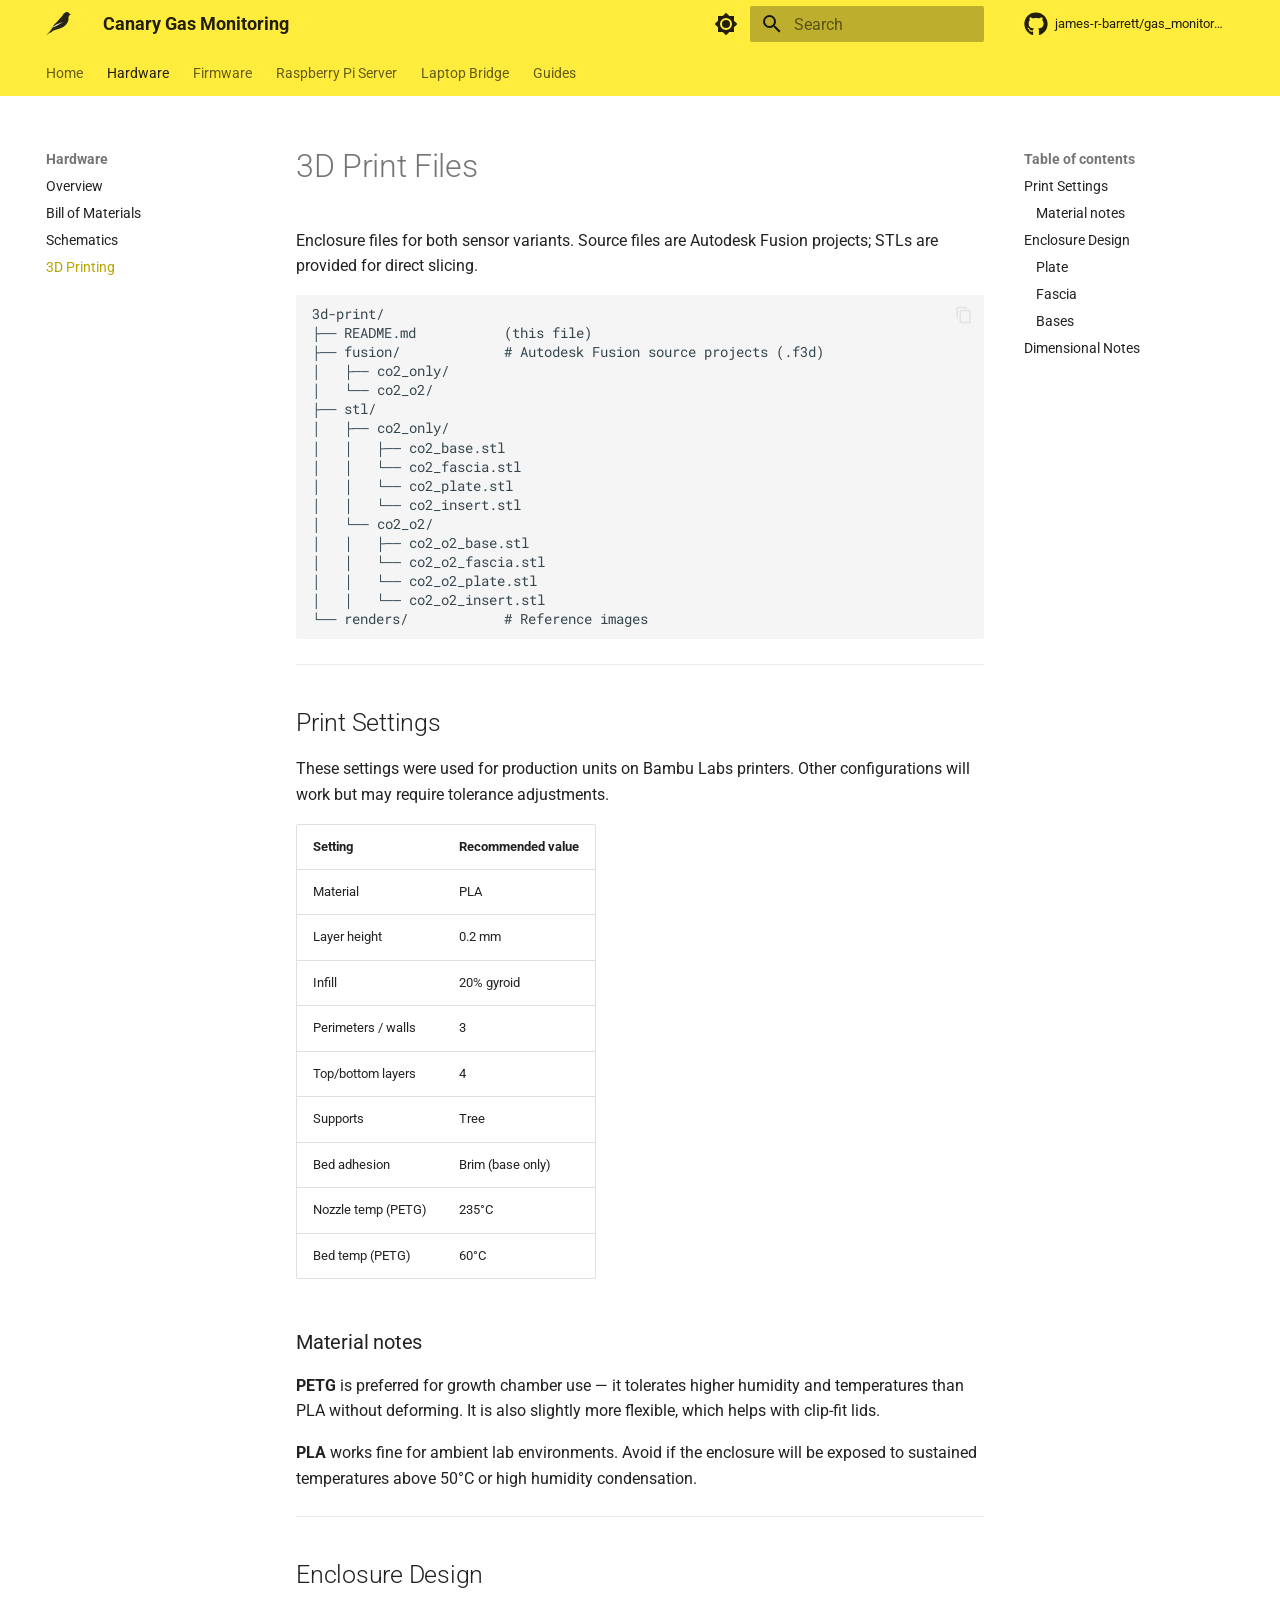
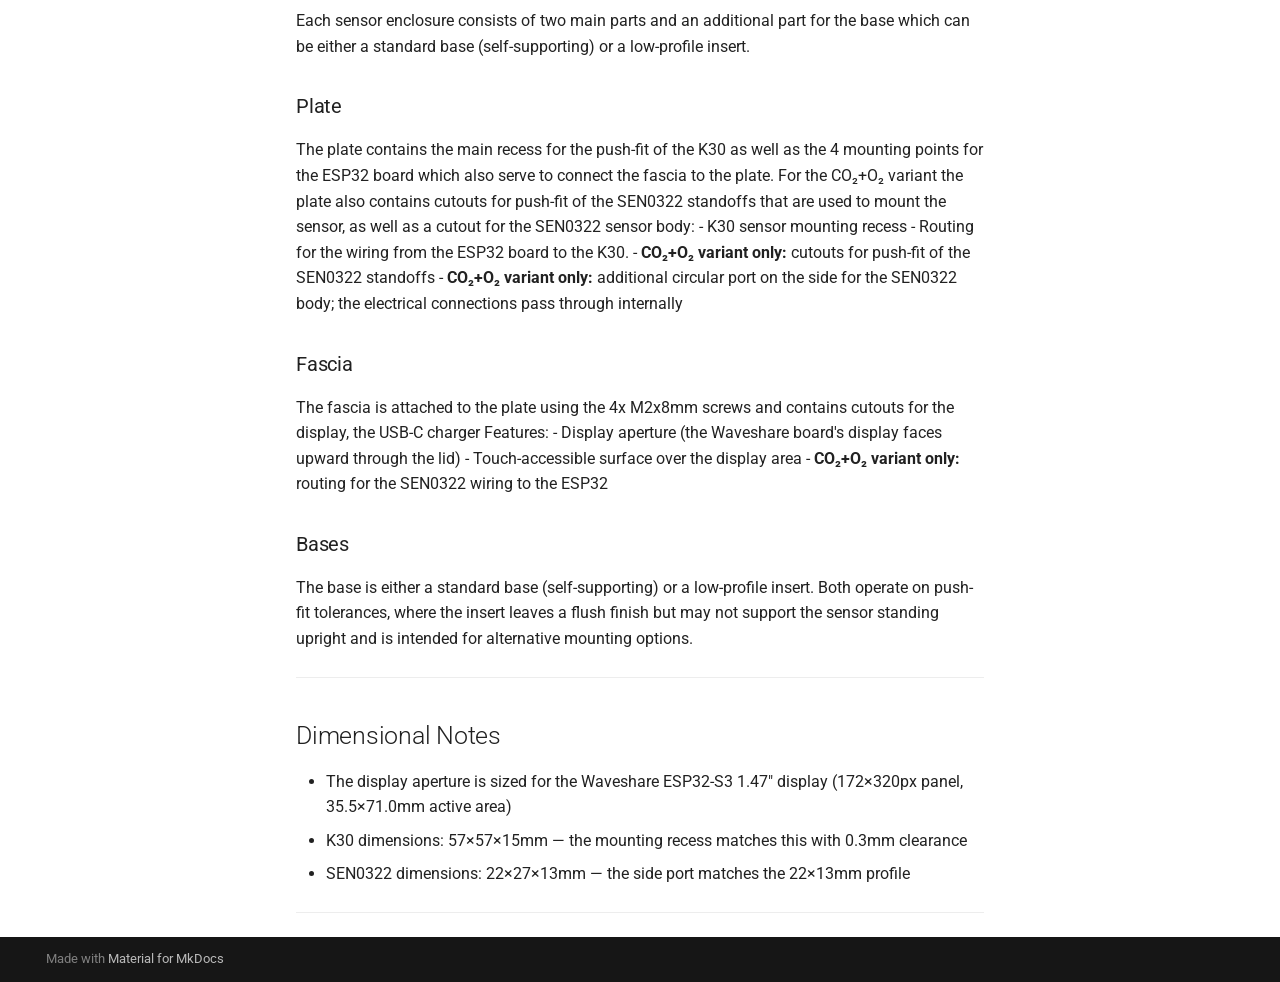
<file: hardware/3d-print/index.html>
<!doctype html>
<html lang="en" class="no-js">
  <head>
    
      <meta charset="utf-8">
      <meta name="viewport" content="width=device-width,initial-scale=1">
      
        <meta name="description" content="Open-source networked CO₂/O₂ monitoring for laboratory growth chambers">
      
      
        <meta name="author" content="James Barrett">
      
      
        <link rel="canonical" href="https://james-r-barrett.github.io/gas_monitoring/hardware/3d-print/">
      
      
        <link rel="prev" href="../schematics/">
      
      
        <link rel="next" href="../../firmware/">
      
      
        
      
      
      <link rel="icon" href="../../images/icon.svg">
      <meta name="generator" content="mkdocs-1.6.1, mkdocs-material-9.7.6">
    
    
      
        <title>3D Printing - Canary Gas Monitoring</title>
      
    
    
      <link rel="stylesheet" href="../../assets/stylesheets/main.484c7ddc.min.css">
      
        
        <link rel="stylesheet" href="../../assets/stylesheets/palette.ab4e12ef.min.css">
      
      


    
    
      
    
    
      
        
        
        <link rel="preconnect" href="https://fonts.gstatic.com" crossorigin>
        <link rel="stylesheet" href="https://fonts.googleapis.com/css?family=Roboto:300,300i,400,400i,700,700i%7CRoboto+Mono:400,400i,700,700i&display=fallback">
        <style>:root{--md-text-font:"Roboto";--md-code-font:"Roboto Mono"}</style>
      
    
    
      <link rel="stylesheet" href="../../stylesheets/extra.css">
    
    <script>__md_scope=new URL("../..",location),__md_hash=e=>[...e].reduce(((e,_)=>(e<<5)-e+_.charCodeAt(0)),0),__md_get=(e,_=localStorage,t=__md_scope)=>JSON.parse(_.getItem(t.pathname+"."+e)),__md_set=(e,_,t=localStorage,a=__md_scope)=>{try{t.setItem(a.pathname+"."+e,JSON.stringify(_))}catch(e){}}</script>
    
      

    
    
  </head>
  
  
    
    
      
    
    
    
    
    <body dir="ltr" data-md-color-scheme="default" data-md-color-primary="yellow" data-md-color-accent="yellow">
  
    
    <input class="md-toggle" data-md-toggle="drawer" type="checkbox" id="__drawer" autocomplete="off">
    <input class="md-toggle" data-md-toggle="search" type="checkbox" id="__search" autocomplete="off">
    <label class="md-overlay" for="__drawer"></label>
    <div data-md-component="skip">
      
        
        <a href="#3d-print-files" class="md-skip">
          Skip to content
        </a>
      
    </div>
    <div data-md-component="announce">
      
    </div>
    
    
      

<header class="md-header" data-md-component="header">
  <nav class="md-header__inner md-grid" aria-label="Header">
    <a href="../.." title="Canary Gas Monitoring" class="md-header__button md-logo" aria-label="Canary Gas Monitoring" data-md-component="logo">
      
  <img src="../../images/icon.svg" alt="logo">

    </a>
    <label class="md-header__button md-icon" for="__drawer">
      
      <svg xmlns="http://www.w3.org/2000/svg" viewBox="0 0 24 24"><path d="M3 6h18v2H3zm0 5h18v2H3zm0 5h18v2H3z"/></svg>
    </label>
    <div class="md-header__title" data-md-component="header-title">
      <div class="md-header__ellipsis">
        <div class="md-header__topic">
          <span class="md-ellipsis">
            Canary Gas Monitoring
          </span>
        </div>
        <div class="md-header__topic" data-md-component="header-topic">
          <span class="md-ellipsis">
            
              3D Printing
            
          </span>
        </div>
      </div>
    </div>
    
      
        <form class="md-header__option" data-md-component="palette">
  
    
    
    
    <input class="md-option" data-md-color-media="" data-md-color-scheme="default" data-md-color-primary="yellow" data-md-color-accent="yellow"  aria-label="Switch to dark mode"  type="radio" name="__palette" id="__palette_0">
    
      <label class="md-header__button md-icon" title="Switch to dark mode" for="__palette_1" hidden>
        <svg xmlns="http://www.w3.org/2000/svg" viewBox="0 0 24 24"><path d="M12 8a4 4 0 0 0-4 4 4 4 0 0 0 4 4 4 4 0 0 0 4-4 4 4 0 0 0-4-4m0 10a6 6 0 0 1-6-6 6 6 0 0 1 6-6 6 6 0 0 1 6 6 6 6 0 0 1-6 6m8-9.31V4h-4.69L12 .69 8.69 4H4v4.69L.69 12 4 15.31V20h4.69L12 23.31 15.31 20H20v-4.69L23.31 12z"/></svg>
      </label>
    
  
    
    
    
    <input class="md-option" data-md-color-media="" data-md-color-scheme="slate" data-md-color-primary="teal" data-md-color-accent="teal"  aria-label="Switch to light mode"  type="radio" name="__palette" id="__palette_1">
    
      <label class="md-header__button md-icon" title="Switch to light mode" for="__palette_0" hidden>
        <svg xmlns="http://www.w3.org/2000/svg" viewBox="0 0 24 24"><path d="M12 18c-.89 0-1.74-.2-2.5-.55C11.56 16.5 13 14.42 13 12s-1.44-4.5-3.5-5.45C10.26 6.2 11.11 6 12 6a6 6 0 0 1 6 6 6 6 0 0 1-6 6m8-9.31V4h-4.69L12 .69 8.69 4H4v4.69L.69 12 4 15.31V20h4.69L12 23.31 15.31 20H20v-4.69L23.31 12z"/></svg>
      </label>
    
  
</form>
      
    
    
      <script>var palette=__md_get("__palette");if(palette&&palette.color){if("(prefers-color-scheme)"===palette.color.media){var media=matchMedia("(prefers-color-scheme: light)"),input=document.querySelector(media.matches?"[data-md-color-media='(prefers-color-scheme: light)']":"[data-md-color-media='(prefers-color-scheme: dark)']");palette.color.media=input.getAttribute("data-md-color-media"),palette.color.scheme=input.getAttribute("data-md-color-scheme"),palette.color.primary=input.getAttribute("data-md-color-primary"),palette.color.accent=input.getAttribute("data-md-color-accent")}for(var[key,value]of Object.entries(palette.color))document.body.setAttribute("data-md-color-"+key,value)}</script>
    
    
    
      
      
        <label class="md-header__button md-icon" for="__search">
          
          <svg xmlns="http://www.w3.org/2000/svg" viewBox="0 0 24 24"><path d="M9.5 3A6.5 6.5 0 0 1 16 9.5c0 1.61-.59 3.09-1.56 4.23l.27.27h.79l5 5-1.5 1.5-5-5v-.79l-.27-.27A6.52 6.52 0 0 1 9.5 16 6.5 6.5 0 0 1 3 9.5 6.5 6.5 0 0 1 9.5 3m0 2C7 5 5 7 5 9.5S7 14 9.5 14 14 12 14 9.5 12 5 9.5 5"/></svg>
        </label>
        <div class="md-search" data-md-component="search" role="dialog">
  <label class="md-search__overlay" for="__search"></label>
  <div class="md-search__inner" role="search">
    <form class="md-search__form" name="search">
      <input type="text" class="md-search__input" name="query" aria-label="Search" placeholder="Search" autocapitalize="off" autocorrect="off" autocomplete="off" spellcheck="false" data-md-component="search-query" required>
      <label class="md-search__icon md-icon" for="__search">
        
        <svg xmlns="http://www.w3.org/2000/svg" viewBox="0 0 24 24"><path d="M9.5 3A6.5 6.5 0 0 1 16 9.5c0 1.61-.59 3.09-1.56 4.23l.27.27h.79l5 5-1.5 1.5-5-5v-.79l-.27-.27A6.52 6.52 0 0 1 9.5 16 6.5 6.5 0 0 1 3 9.5 6.5 6.5 0 0 1 9.5 3m0 2C7 5 5 7 5 9.5S7 14 9.5 14 14 12 14 9.5 12 5 9.5 5"/></svg>
        
        <svg xmlns="http://www.w3.org/2000/svg" viewBox="0 0 24 24"><path d="M20 11v2H8l5.5 5.5-1.42 1.42L4.16 12l7.92-7.92L13.5 5.5 8 11z"/></svg>
      </label>
      <nav class="md-search__options" aria-label="Search">
        
        <button type="reset" class="md-search__icon md-icon" title="Clear" aria-label="Clear" tabindex="-1">
          
          <svg xmlns="http://www.w3.org/2000/svg" viewBox="0 0 24 24"><path d="M19 6.41 17.59 5 12 10.59 6.41 5 5 6.41 10.59 12 5 17.59 6.41 19 12 13.41 17.59 19 19 17.59 13.41 12z"/></svg>
        </button>
      </nav>
      
    </form>
    <div class="md-search__output">
      <div class="md-search__scrollwrap" tabindex="0" data-md-scrollfix>
        <div class="md-search-result" data-md-component="search-result">
          <div class="md-search-result__meta">
            Initializing search
          </div>
          <ol class="md-search-result__list" role="presentation"></ol>
        </div>
      </div>
    </div>
  </div>
</div>
      
    
    
      <div class="md-header__source">
        <a href="https://github.com/james-r-barrett/gas_monitoring" title="Go to repository" class="md-source" data-md-component="source">
  <div class="md-source__icon md-icon">
    
    <svg xmlns="http://www.w3.org/2000/svg" viewBox="0 0 512 512"><!--! Font Awesome Free 7.1.0 by @fontawesome - https://fontawesome.com License - https://fontawesome.com/license/free (Icons: CC BY 4.0, Fonts: SIL OFL 1.1, Code: MIT License) Copyright 2025 Fonticons, Inc.--><path d="M173.9 397.4c0 2-2.3 3.6-5.2 3.6-3.3.3-5.6-1.3-5.6-3.6 0-2 2.3-3.6 5.2-3.6 3-.3 5.6 1.3 5.6 3.6m-31.1-4.5c-.7 2 1.3 4.3 4.3 4.9 2.6 1 5.6 0 6.2-2s-1.3-4.3-4.3-5.2c-2.6-.7-5.5.3-6.2 2.3m44.2-1.7c-2.9.7-4.9 2.6-4.6 4.9.3 2 2.9 3.3 5.9 2.6 2.9-.7 4.9-2.6 4.6-4.6-.3-1.9-3-3.2-5.9-2.9M252.8 8C114.1 8 8 113.3 8 252c0 110.9 69.8 205.8 169.5 239.2 12.8 2.3 17.3-5.6 17.3-12.1 0-6.2-.3-40.4-.3-61.4 0 0-70 15-84.7-29.8 0 0-11.4-29.1-27.8-36.6 0 0-22.9-15.7 1.6-15.4 0 0 24.9 2 38.6 25.8 21.9 38.6 58.6 27.5 72.9 20.9 2.3-16 8.8-27.1 16-33.7-55.9-6.2-112.3-14.3-112.3-110.5 0-27.5 7.6-41.3 23.6-58.9-2.6-6.5-11.1-33.3 2.6-67.9 20.9-6.5 69 27 69 27 20-5.6 41.5-8.5 62.8-8.5s42.8 2.9 62.8 8.5c0 0 48.1-33.6 69-27 13.7 34.7 5.2 61.4 2.6 67.9 16 17.7 25.8 31.5 25.8 58.9 0 96.5-58.9 104.2-114.8 110.5 9.2 7.9 17 22.9 17 46.4 0 33.7-.3 75.4-.3 83.6 0 6.5 4.6 14.4 17.3 12.1C436.2 457.8 504 362.9 504 252 504 113.3 391.5 8 252.8 8M105.2 352.9c-1.3 1-1 3.3.7 5.2 1.6 1.6 3.9 2.3 5.2 1 1.3-1 1-3.3-.7-5.2-1.6-1.6-3.9-2.3-5.2-1m-10.8-8.1c-.7 1.3.3 2.9 2.3 3.9 1.6 1 3.6.7 4.3-.7.7-1.3-.3-2.9-2.3-3.9-2-.6-3.6-.3-4.3.7m32.4 35.6c-1.6 1.3-1 4.3 1.3 6.2 2.3 2.3 5.2 2.6 6.5 1 1.3-1.3.7-4.3-1.3-6.2-2.2-2.3-5.2-2.6-6.5-1m-11.4-14.7c-1.6 1-1.6 3.6 0 5.9s4.3 3.3 5.6 2.3c1.6-1.3 1.6-3.9 0-6.2-1.4-2.3-4-3.3-5.6-2"/></svg>
  </div>
  <div class="md-source__repository">
    james-r-barrett/gas_monitoring
  </div>
</a>
      </div>
    
  </nav>
  
</header>
    
    <div class="md-container" data-md-component="container">
      
      
        
          
            
<nav class="md-tabs" aria-label="Tabs" data-md-component="tabs">
  <div class="md-grid">
    <ul class="md-tabs__list">
      
        
  
  
  
  
    <li class="md-tabs__item">
      <a href="../.." class="md-tabs__link">
        
  
  
    
  
  Home

      </a>
    </li>
  

      
        
  
  
  
    
  
  
    
    
      <li class="md-tabs__item md-tabs__item--active">
        <a href="../" class="md-tabs__link">
          
  
  
  Hardware

        </a>
      </li>
    
  

      
        
  
  
  
  
    
    
      <li class="md-tabs__item">
        <a href="../../firmware/" class="md-tabs__link">
          
  
  
  Firmware

        </a>
      </li>
    
  

      
        
  
  
  
  
    <li class="md-tabs__item">
      <a href="../../server/" class="md-tabs__link">
        
  
  
    
  
  Raspberry Pi Server

      </a>
    </li>
  

      
        
  
  
  
  
    <li class="md-tabs__item">
      <a href="../../laptop-bridge" class="md-tabs__link">
        
  
  
    
  
  Laptop Bridge

      </a>
    </li>
  

      
        
  
  
  
  
    
    
      <li class="md-tabs__item">
        <a href="../../guides/user-guide/" class="md-tabs__link">
          
  
  
  Guides

        </a>
      </li>
    
  

      
    </ul>
  </div>
</nav>
          
        
      
      <main class="md-main" data-md-component="main">
        <div class="md-main__inner md-grid">
          
            
              
              <div class="md-sidebar md-sidebar--primary" data-md-component="sidebar" data-md-type="navigation" >
                <div class="md-sidebar__scrollwrap">
                  <div class="md-sidebar__inner">
                    


  


<nav class="md-nav md-nav--primary md-nav--lifted" aria-label="Navigation" data-md-level="0">
  <label class="md-nav__title" for="__drawer">
    <a href="../.." title="Canary Gas Monitoring" class="md-nav__button md-logo" aria-label="Canary Gas Monitoring" data-md-component="logo">
      
  <img src="../../images/icon.svg" alt="logo">

    </a>
    Canary Gas Monitoring
  </label>
  
    <div class="md-nav__source">
      <a href="https://github.com/james-r-barrett/gas_monitoring" title="Go to repository" class="md-source" data-md-component="source">
  <div class="md-source__icon md-icon">
    
    <svg xmlns="http://www.w3.org/2000/svg" viewBox="0 0 512 512"><!--! Font Awesome Free 7.1.0 by @fontawesome - https://fontawesome.com License - https://fontawesome.com/license/free (Icons: CC BY 4.0, Fonts: SIL OFL 1.1, Code: MIT License) Copyright 2025 Fonticons, Inc.--><path d="M173.9 397.4c0 2-2.3 3.6-5.2 3.6-3.3.3-5.6-1.3-5.6-3.6 0-2 2.3-3.6 5.2-3.6 3-.3 5.6 1.3 5.6 3.6m-31.1-4.5c-.7 2 1.3 4.3 4.3 4.9 2.6 1 5.6 0 6.2-2s-1.3-4.3-4.3-5.2c-2.6-.7-5.5.3-6.2 2.3m44.2-1.7c-2.9.7-4.9 2.6-4.6 4.9.3 2 2.9 3.3 5.9 2.6 2.9-.7 4.9-2.6 4.6-4.6-.3-1.9-3-3.2-5.9-2.9M252.8 8C114.1 8 8 113.3 8 252c0 110.9 69.8 205.8 169.5 239.2 12.8 2.3 17.3-5.6 17.3-12.1 0-6.2-.3-40.4-.3-61.4 0 0-70 15-84.7-29.8 0 0-11.4-29.1-27.8-36.6 0 0-22.9-15.7 1.6-15.4 0 0 24.9 2 38.6 25.8 21.9 38.6 58.6 27.5 72.9 20.9 2.3-16 8.8-27.1 16-33.7-55.9-6.2-112.3-14.3-112.3-110.5 0-27.5 7.6-41.3 23.6-58.9-2.6-6.5-11.1-33.3 2.6-67.9 20.9-6.5 69 27 69 27 20-5.6 41.5-8.5 62.8-8.5s42.8 2.9 62.8 8.5c0 0 48.1-33.6 69-27 13.7 34.7 5.2 61.4 2.6 67.9 16 17.7 25.8 31.5 25.8 58.9 0 96.5-58.9 104.2-114.8 110.5 9.2 7.9 17 22.9 17 46.4 0 33.7-.3 75.4-.3 83.6 0 6.5 4.6 14.4 17.3 12.1C436.2 457.8 504 362.9 504 252 504 113.3 391.5 8 252.8 8M105.2 352.9c-1.3 1-1 3.3.7 5.2 1.6 1.6 3.9 2.3 5.2 1 1.3-1 1-3.3-.7-5.2-1.6-1.6-3.9-2.3-5.2-1m-10.8-8.1c-.7 1.3.3 2.9 2.3 3.9 1.6 1 3.6.7 4.3-.7.7-1.3-.3-2.9-2.3-3.9-2-.6-3.6-.3-4.3.7m32.4 35.6c-1.6 1.3-1 4.3 1.3 6.2 2.3 2.3 5.2 2.6 6.5 1 1.3-1.3.7-4.3-1.3-6.2-2.2-2.3-5.2-2.6-6.5-1m-11.4-14.7c-1.6 1-1.6 3.6 0 5.9s4.3 3.3 5.6 2.3c1.6-1.3 1.6-3.9 0-6.2-1.4-2.3-4-3.3-5.6-2"/></svg>
  </div>
  <div class="md-source__repository">
    james-r-barrett/gas_monitoring
  </div>
</a>
    </div>
  
  <ul class="md-nav__list" data-md-scrollfix>
    
      
      
  
  
  
  
    <li class="md-nav__item">
      <a href="../.." class="md-nav__link">
        
  
  
  <span class="md-ellipsis">
    
  
    Home
  

    
  </span>
  
  

      </a>
    </li>
  

    
      
      
  
  
    
  
  
  
    
    
    
    
      
        
        
      
      
        
      
    
    
    <li class="md-nav__item md-nav__item--active md-nav__item--section md-nav__item--nested">
      
        
        
        <input class="md-nav__toggle md-toggle " type="checkbox" id="__nav_2" checked>
        
          
          <label class="md-nav__link" for="__nav_2" id="__nav_2_label" tabindex="">
            
  
  
  <span class="md-ellipsis">
    
  
    Hardware
  

    
  </span>
  
  

            <span class="md-nav__icon md-icon"></span>
          </label>
        
        <nav class="md-nav" data-md-level="1" aria-labelledby="__nav_2_label" aria-expanded="true">
          <label class="md-nav__title" for="__nav_2">
            <span class="md-nav__icon md-icon"></span>
            
  
    Hardware
  

          </label>
          <ul class="md-nav__list" data-md-scrollfix>
            
              
                
  
  
  
  
    <li class="md-nav__item">
      <a href="../" class="md-nav__link">
        
  
  
  <span class="md-ellipsis">
    
  
    Overview
  

    
  </span>
  
  

      </a>
    </li>
  

              
            
              
                
  
  
  
  
    <li class="md-nav__item">
      <a href="../bom/" class="md-nav__link">
        
  
  
  <span class="md-ellipsis">
    
  
    Bill of Materials
  

    
  </span>
  
  

      </a>
    </li>
  

              
            
              
                
  
  
  
  
    <li class="md-nav__item">
      <a href="../schematics/" class="md-nav__link">
        
  
  
  <span class="md-ellipsis">
    
  
    Schematics
  

    
  </span>
  
  

      </a>
    </li>
  

              
            
              
                
  
  
    
  
  
  
    <li class="md-nav__item md-nav__item--active">
      
      <input class="md-nav__toggle md-toggle" type="checkbox" id="__toc">
      
      
        
      
      
        <label class="md-nav__link md-nav__link--active" for="__toc">
          
  
  
  <span class="md-ellipsis">
    
  
    3D Printing
  

    
  </span>
  
  

          <span class="md-nav__icon md-icon"></span>
        </label>
      
      <a href="./" class="md-nav__link md-nav__link--active">
        
  
  
  <span class="md-ellipsis">
    
  
    3D Printing
  

    
  </span>
  
  

      </a>
      
        

<nav class="md-nav md-nav--secondary" aria-label="Table of contents">
  
  
  
    
  
  
    <label class="md-nav__title" for="__toc">
      <span class="md-nav__icon md-icon"></span>
      Table of contents
    </label>
    <ul class="md-nav__list" data-md-component="toc" data-md-scrollfix>
      
        <li class="md-nav__item">
  <a href="#print-settings" class="md-nav__link">
    <span class="md-ellipsis">
      
        Print Settings
      
    </span>
  </a>
  
    <nav class="md-nav" aria-label="Print Settings">
      <ul class="md-nav__list">
        
          <li class="md-nav__item">
  <a href="#material-notes" class="md-nav__link">
    <span class="md-ellipsis">
      
        Material notes
      
    </span>
  </a>
  
</li>
        
      </ul>
    </nav>
  
</li>
      
        <li class="md-nav__item">
  <a href="#enclosure-design" class="md-nav__link">
    <span class="md-ellipsis">
      
        Enclosure Design
      
    </span>
  </a>
  
    <nav class="md-nav" aria-label="Enclosure Design">
      <ul class="md-nav__list">
        
          <li class="md-nav__item">
  <a href="#plate" class="md-nav__link">
    <span class="md-ellipsis">
      
        Plate
      
    </span>
  </a>
  
</li>
        
          <li class="md-nav__item">
  <a href="#fascia" class="md-nav__link">
    <span class="md-ellipsis">
      
        Fascia
      
    </span>
  </a>
  
</li>
        
          <li class="md-nav__item">
  <a href="#bases" class="md-nav__link">
    <span class="md-ellipsis">
      
        Bases
      
    </span>
  </a>
  
</li>
        
      </ul>
    </nav>
  
</li>
      
        <li class="md-nav__item">
  <a href="#dimensional-notes" class="md-nav__link">
    <span class="md-ellipsis">
      
        Dimensional Notes
      
    </span>
  </a>
  
</li>
      
    </ul>
  
</nav>
      
    </li>
  

              
            
          </ul>
        </nav>
      
    </li>
  

    
      
      
  
  
  
  
    
    
    
    
      
      
        
      
    
    
    <li class="md-nav__item md-nav__item--nested">
      
        
        
        <input class="md-nav__toggle md-toggle " type="checkbox" id="__nav_3" >
        
          
          <label class="md-nav__link" for="__nav_3" id="__nav_3_label" tabindex="0">
            
  
  
  <span class="md-ellipsis">
    
  
    Firmware
  

    
  </span>
  
  

            <span class="md-nav__icon md-icon"></span>
          </label>
        
        <nav class="md-nav" data-md-level="1" aria-labelledby="__nav_3_label" aria-expanded="false">
          <label class="md-nav__title" for="__nav_3">
            <span class="md-nav__icon md-icon"></span>
            
  
    Firmware
  

          </label>
          <ul class="md-nav__list" data-md-scrollfix>
            
              
                
  
  
  
  
    <li class="md-nav__item">
      <a href="../../firmware/" class="md-nav__link">
        
  
  
  <span class="md-ellipsis">
    
  
    Setup & Flashing
  

    
  </span>
  
  

      </a>
    </li>
  

              
            
              
                
  
  
  
  
    <li class="md-nav__item">
      <a href="../../firmware/co2_monitor/" class="md-nav__link">
        
  
  
  <span class="md-ellipsis">
    
  
    CO₂ Monitor
  

    
  </span>
  
  

      </a>
    </li>
  

              
            
              
                
  
  
  
  
    <li class="md-nav__item">
      <a href="../../firmware/co2_o2_monitor/" class="md-nav__link">
        
  
  
  <span class="md-ellipsis">
    
  
    CO₂ + O₂ Monitor
  

    
  </span>
  
  

      </a>
    </li>
  

              
            
          </ul>
        </nav>
      
    </li>
  

    
      
      
  
  
  
  
    <li class="md-nav__item">
      <a href="../../server/" class="md-nav__link">
        
  
  
  <span class="md-ellipsis">
    
  
    Raspberry Pi Server
  

    
  </span>
  
  

      </a>
    </li>
  

    
      
      
  
  
  
  
    <li class="md-nav__item">
      <a href="../../laptop-bridge" class="md-nav__link">
        
  
  
  <span class="md-ellipsis">
    
  
    Laptop Bridge
  

    
  </span>
  
  

      </a>
    </li>
  

    
      
      
  
  
  
  
    
    
    
    
      
      
        
      
    
    
    <li class="md-nav__item md-nav__item--nested">
      
        
        
        <input class="md-nav__toggle md-toggle " type="checkbox" id="__nav_6" >
        
          
          <label class="md-nav__link" for="__nav_6" id="__nav_6_label" tabindex="0">
            
  
  
  <span class="md-ellipsis">
    
  
    Guides
  

    
  </span>
  
  

            <span class="md-nav__icon md-icon"></span>
          </label>
        
        <nav class="md-nav" data-md-level="1" aria-labelledby="__nav_6_label" aria-expanded="false">
          <label class="md-nav__title" for="__nav_6">
            <span class="md-nav__icon md-icon"></span>
            
  
    Guides
  

          </label>
          <ul class="md-nav__list" data-md-scrollfix>
            
              
                
  
  
  
  
    <li class="md-nav__item">
      <a href="../../guides/user-guide/" class="md-nav__link">
        
  
  
  <span class="md-ellipsis">
    
  
    User Guide
  

    
  </span>
  
  

      </a>
    </li>
  

              
            
              
                
  
  
  
  
    <li class="md-nav__item">
      <a href="../../guides/assembly/" class="md-nav__link">
        
  
  
  <span class="md-ellipsis">
    
  
    Assembly
  

    
  </span>
  
  

      </a>
    </li>
  

              
            
          </ul>
        </nav>
      
    </li>
  

    
  </ul>
</nav>
                  </div>
                </div>
              </div>
            
            
              
              <div class="md-sidebar md-sidebar--secondary" data-md-component="sidebar" data-md-type="toc" >
                <div class="md-sidebar__scrollwrap">
                  <div class="md-sidebar__inner">
                    

<nav class="md-nav md-nav--secondary" aria-label="Table of contents">
  
  
  
    
  
  
    <label class="md-nav__title" for="__toc">
      <span class="md-nav__icon md-icon"></span>
      Table of contents
    </label>
    <ul class="md-nav__list" data-md-component="toc" data-md-scrollfix>
      
        <li class="md-nav__item">
  <a href="#print-settings" class="md-nav__link">
    <span class="md-ellipsis">
      
        Print Settings
      
    </span>
  </a>
  
    <nav class="md-nav" aria-label="Print Settings">
      <ul class="md-nav__list">
        
          <li class="md-nav__item">
  <a href="#material-notes" class="md-nav__link">
    <span class="md-ellipsis">
      
        Material notes
      
    </span>
  </a>
  
</li>
        
      </ul>
    </nav>
  
</li>
      
        <li class="md-nav__item">
  <a href="#enclosure-design" class="md-nav__link">
    <span class="md-ellipsis">
      
        Enclosure Design
      
    </span>
  </a>
  
    <nav class="md-nav" aria-label="Enclosure Design">
      <ul class="md-nav__list">
        
          <li class="md-nav__item">
  <a href="#plate" class="md-nav__link">
    <span class="md-ellipsis">
      
        Plate
      
    </span>
  </a>
  
</li>
        
          <li class="md-nav__item">
  <a href="#fascia" class="md-nav__link">
    <span class="md-ellipsis">
      
        Fascia
      
    </span>
  </a>
  
</li>
        
          <li class="md-nav__item">
  <a href="#bases" class="md-nav__link">
    <span class="md-ellipsis">
      
        Bases
      
    </span>
  </a>
  
</li>
        
      </ul>
    </nav>
  
</li>
      
        <li class="md-nav__item">
  <a href="#dimensional-notes" class="md-nav__link">
    <span class="md-ellipsis">
      
        Dimensional Notes
      
    </span>
  </a>
  
</li>
      
    </ul>
  
</nav>
                  </div>
                </div>
              </div>
            
          
          
            <div class="md-content" data-md-component="content">
              
              <article class="md-content__inner md-typeset">
                
                  


  
  


<h1 id="3d-print-files">3D Print Files<a class="headerlink" href="#3d-print-files" title="Permanent link">&para;</a></h1>
<p>Enclosure files for both sensor variants. Source files are Autodesk Fusion projects; STLs are provided for direct slicing.</p>
<div class="highlight"><pre><span></span><code><a id="__codelineno-0-1" name="__codelineno-0-1" href="#__codelineno-0-1"></a>3d-print/
<a id="__codelineno-0-2" name="__codelineno-0-2" href="#__codelineno-0-2"></a>├── README.md           (this file)
<a id="__codelineno-0-3" name="__codelineno-0-3" href="#__codelineno-0-3"></a>├── fusion/             # Autodesk Fusion source projects (.f3d)
<a id="__codelineno-0-4" name="__codelineno-0-4" href="#__codelineno-0-4"></a>│   ├── co2_only/
<a id="__codelineno-0-5" name="__codelineno-0-5" href="#__codelineno-0-5"></a>│   └── co2_o2/
<a id="__codelineno-0-6" name="__codelineno-0-6" href="#__codelineno-0-6"></a>├── stl/
<a id="__codelineno-0-7" name="__codelineno-0-7" href="#__codelineno-0-7"></a>│   ├── co2_only/
<a id="__codelineno-0-8" name="__codelineno-0-8" href="#__codelineno-0-8"></a>│   │   ├── co2_base.stl
<a id="__codelineno-0-9" name="__codelineno-0-9" href="#__codelineno-0-9"></a>│   │   └── co2_fascia.stl
<a id="__codelineno-0-10" name="__codelineno-0-10" href="#__codelineno-0-10"></a>│   │   └── co2_plate.stl
<a id="__codelineno-0-11" name="__codelineno-0-11" href="#__codelineno-0-11"></a>│   │   └── co2_insert.stl
<a id="__codelineno-0-12" name="__codelineno-0-12" href="#__codelineno-0-12"></a>│   └── co2_o2/
<a id="__codelineno-0-13" name="__codelineno-0-13" href="#__codelineno-0-13"></a>│   │   ├── co2_o2_base.stl
<a id="__codelineno-0-14" name="__codelineno-0-14" href="#__codelineno-0-14"></a>│   │   └── co2_o2_fascia.stl
<a id="__codelineno-0-15" name="__codelineno-0-15" href="#__codelineno-0-15"></a>│   │   └── co2_o2_plate.stl
<a id="__codelineno-0-16" name="__codelineno-0-16" href="#__codelineno-0-16"></a>│   │   └── co2_o2_insert.stl
<a id="__codelineno-0-17" name="__codelineno-0-17" href="#__codelineno-0-17"></a>└── renders/            # Reference images
</code></pre></div>
<hr />
<h2 id="print-settings">Print Settings<a class="headerlink" href="#print-settings" title="Permanent link">&para;</a></h2>
<p>These settings were used for production units on Bambu Labs printers. Other configurations will work but may require tolerance adjustments.</p>
<table>
<thead>
<tr>
<th>Setting</th>
<th>Recommended value</th>
</tr>
</thead>
<tbody>
<tr>
<td>Material</td>
<td>PLA</td>
</tr>
<tr>
<td>Layer height</td>
<td>0.2 mm</td>
</tr>
<tr>
<td>Infill</td>
<td>20% gyroid</td>
</tr>
<tr>
<td>Perimeters / walls</td>
<td>3</td>
</tr>
<tr>
<td>Top/bottom layers</td>
<td>4</td>
</tr>
<tr>
<td>Supports</td>
<td>Tree</td>
</tr>
<tr>
<td>Bed adhesion</td>
<td>Brim (base only)</td>
</tr>
<tr>
<td>Nozzle temp (PETG)</td>
<td>235°C</td>
</tr>
<tr>
<td>Bed temp (PETG)</td>
<td>60°C</td>
</tr>
</tbody>
</table>
<h3 id="material-notes">Material notes<a class="headerlink" href="#material-notes" title="Permanent link">&para;</a></h3>
<p><strong>PETG</strong> is preferred for growth chamber use — it tolerates higher humidity and temperatures than PLA without deforming. It is also slightly more flexible, which helps with clip-fit lids.</p>
<p><strong>PLA</strong> works fine for ambient lab environments. Avoid if the enclosure will be exposed to sustained temperatures above 50°C or high humidity condensation.</p>
<hr />
<h2 id="enclosure-design">Enclosure Design<a class="headerlink" href="#enclosure-design" title="Permanent link">&para;</a></h2>
<p>Each sensor enclosure consists of two main parts and an additional part for the base which can be either a standard base (self-supporting) or a low-profile insert.</p>
<h3 id="plate">Plate<a class="headerlink" href="#plate" title="Permanent link">&para;</a></h3>
<p>The plate contains the main recess for the push-fit of the K30 as well as the 4 mounting points for the ESP32 board which also serve to connect the fascia to the plate. For the CO₂+O₂ variant the plate also contains cutouts for push-fit of the SEN0322 standoffs that are used to mount the sensor, as well as a cutout for the SEN0322 sensor body:
- K30 sensor mounting recess
- Routing for the wiring from the ESP32 board to the K30.
- <strong>CO₂+O₂ variant only:</strong> cutouts for push-fit of the SEN0322 standoffs
- <strong>CO₂+O₂ variant only:</strong> additional circular port on the side for the SEN0322 body; the electrical connections pass through internally</p>
<h3 id="fascia">Fascia<a class="headerlink" href="#fascia" title="Permanent link">&para;</a></h3>
<p>The fascia is attached to the plate using the 4x M2x8mm screws and contains cutouts for the display, the USB-C charger Features:
- Display aperture (the Waveshare board's display faces upward through the lid)
- Touch-accessible surface over the display area
- <strong>CO₂+O₂ variant only:</strong> routing for the SEN0322 wiring to the ESP32</p>
<h3 id="bases">Bases<a class="headerlink" href="#bases" title="Permanent link">&para;</a></h3>
<p>The base is either a standard base (self-supporting) or a low-profile insert. Both operate on push-fit tolerances, where the insert leaves a flush finish but may not support the sensor standing upright and is intended for alternative mounting options.</p>
<hr />
<h2 id="dimensional-notes">Dimensional Notes<a class="headerlink" href="#dimensional-notes" title="Permanent link">&para;</a></h2>
<ul>
<li>The display aperture is sized for the Waveshare ESP32-S3 1.47" display (172×320px panel, 35.5×71.0mm active area)</li>
<li>K30 dimensions: 57×57×15mm — the mounting recess matches this with 0.3mm clearance</li>
<li>SEN0322 dimensions: 22×27×13mm — the side port matches the 22×13mm profile</li>
</ul>
<hr />












                
              </article>
            </div>
          
          
<script>var target=document.getElementById(location.hash.slice(1));target&&target.name&&(target.checked=target.name.startsWith("__tabbed_"))</script>
        </div>
        
          <button type="button" class="md-top md-icon" data-md-component="top" hidden>
  
  <svg xmlns="http://www.w3.org/2000/svg" viewBox="0 0 24 24"><path d="M13 20h-2V8l-5.5 5.5-1.42-1.42L12 4.16l7.92 7.92-1.42 1.42L13 8z"/></svg>
  Back to top
</button>
        
      </main>
      
        <footer class="md-footer">
  
  <div class="md-footer-meta md-typeset">
    <div class="md-footer-meta__inner md-grid">
      <div class="md-copyright">
  
  
    Made with
    <a href="https://squidfunk.github.io/mkdocs-material/" target="_blank" rel="noopener">
      Material for MkDocs
    </a>
  
</div>
      
    </div>
  </div>
</footer>
      
    </div>
    <div class="md-dialog" data-md-component="dialog">
      <div class="md-dialog__inner md-typeset"></div>
    </div>
    
    
    
      
      
      <script id="__config" type="application/json">{"annotate": null, "base": "../..", "features": ["navigation.tabs", "navigation.instant", "navigation.sections", "navigation.top", "search.highlight", "content.code.copy"], "search": "../../assets/javascripts/workers/search.2c215733.min.js", "tags": null, "translations": {"clipboard.copied": "Copied to clipboard", "clipboard.copy": "Copy to clipboard", "search.result.more.one": "1 more on this page", "search.result.more.other": "# more on this page", "search.result.none": "No matching documents", "search.result.one": "1 matching document", "search.result.other": "# matching documents", "search.result.placeholder": "Type to start searching", "search.result.term.missing": "Missing", "select.version": "Select version"}, "version": null}</script>
    
    
      <script src="../../assets/javascripts/bundle.79ae519e.min.js"></script>
      
    
  </body>
</html>
</file>
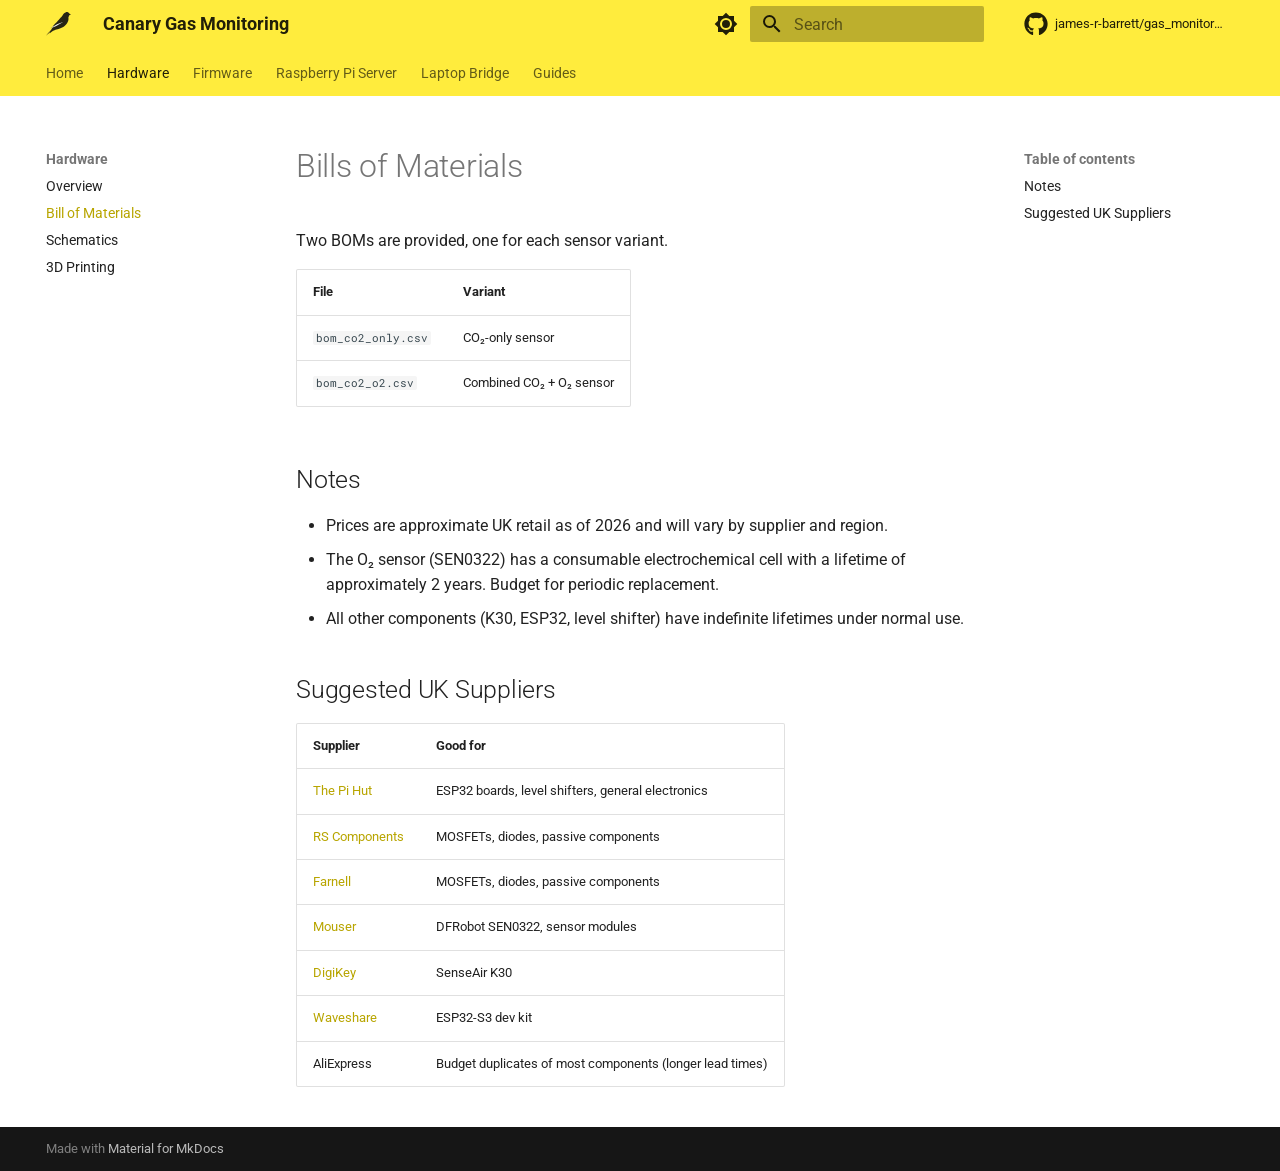
<file: hardware/bom/index.html>
<!doctype html>
<html lang="en" class="no-js">
  <head>
    
      <meta charset="utf-8">
      <meta name="viewport" content="width=device-width,initial-scale=1">
      
        <meta name="description" content="Open-source networked CO₂/O₂ monitoring for laboratory growth chambers">
      
      
        <meta name="author" content="James Barrett">
      
      
        <link rel="canonical" href="https://james-r-barrett.github.io/gas_monitoring/hardware/bom/">
      
      
        <link rel="prev" href="../">
      
      
        <link rel="next" href="../schematics/">
      
      
        
      
      
      <link rel="icon" href="../../images/icon.svg">
      <meta name="generator" content="mkdocs-1.6.1, mkdocs-material-9.7.6">
    
    
      
        <title>Bill of Materials - Canary Gas Monitoring</title>
      
    
    
      <link rel="stylesheet" href="../../assets/stylesheets/main.484c7ddc.min.css">
      
        
        <link rel="stylesheet" href="../../assets/stylesheets/palette.ab4e12ef.min.css">
      
      


    
    
      
    
    
      
        
        
        <link rel="preconnect" href="https://fonts.gstatic.com" crossorigin>
        <link rel="stylesheet" href="https://fonts.googleapis.com/css?family=Roboto:300,300i,400,400i,700,700i%7CRoboto+Mono:400,400i,700,700i&display=fallback">
        <style>:root{--md-text-font:"Roboto";--md-code-font:"Roboto Mono"}</style>
      
    
    
      <link rel="stylesheet" href="../../stylesheets/extra.css">
    
    <script>__md_scope=new URL("../..",location),__md_hash=e=>[...e].reduce(((e,_)=>(e<<5)-e+_.charCodeAt(0)),0),__md_get=(e,_=localStorage,t=__md_scope)=>JSON.parse(_.getItem(t.pathname+"."+e)),__md_set=(e,_,t=localStorage,a=__md_scope)=>{try{t.setItem(a.pathname+"."+e,JSON.stringify(_))}catch(e){}}</script>
    
      

    
    
  </head>
  
  
    
    
      
    
    
    
    
    <body dir="ltr" data-md-color-scheme="default" data-md-color-primary="yellow" data-md-color-accent="yellow">
  
    
    <input class="md-toggle" data-md-toggle="drawer" type="checkbox" id="__drawer" autocomplete="off">
    <input class="md-toggle" data-md-toggle="search" type="checkbox" id="__search" autocomplete="off">
    <label class="md-overlay" for="__drawer"></label>
    <div data-md-component="skip">
      
        
        <a href="#bills-of-materials" class="md-skip">
          Skip to content
        </a>
      
    </div>
    <div data-md-component="announce">
      
    </div>
    
    
      

<header class="md-header" data-md-component="header">
  <nav class="md-header__inner md-grid" aria-label="Header">
    <a href="../.." title="Canary Gas Monitoring" class="md-header__button md-logo" aria-label="Canary Gas Monitoring" data-md-component="logo">
      
  <img src="../../images/icon.svg" alt="logo">

    </a>
    <label class="md-header__button md-icon" for="__drawer">
      
      <svg xmlns="http://www.w3.org/2000/svg" viewBox="0 0 24 24"><path d="M3 6h18v2H3zm0 5h18v2H3zm0 5h18v2H3z"/></svg>
    </label>
    <div class="md-header__title" data-md-component="header-title">
      <div class="md-header__ellipsis">
        <div class="md-header__topic">
          <span class="md-ellipsis">
            Canary Gas Monitoring
          </span>
        </div>
        <div class="md-header__topic" data-md-component="header-topic">
          <span class="md-ellipsis">
            
              Bill of Materials
            
          </span>
        </div>
      </div>
    </div>
    
      
        <form class="md-header__option" data-md-component="palette">
  
    
    
    
    <input class="md-option" data-md-color-media="" data-md-color-scheme="default" data-md-color-primary="yellow" data-md-color-accent="yellow"  aria-label="Switch to dark mode"  type="radio" name="__palette" id="__palette_0">
    
      <label class="md-header__button md-icon" title="Switch to dark mode" for="__palette_1" hidden>
        <svg xmlns="http://www.w3.org/2000/svg" viewBox="0 0 24 24"><path d="M12 8a4 4 0 0 0-4 4 4 4 0 0 0 4 4 4 4 0 0 0 4-4 4 4 0 0 0-4-4m0 10a6 6 0 0 1-6-6 6 6 0 0 1 6-6 6 6 0 0 1 6 6 6 6 0 0 1-6 6m8-9.31V4h-4.69L12 .69 8.69 4H4v4.69L.69 12 4 15.31V20h4.69L12 23.31 15.31 20H20v-4.69L23.31 12z"/></svg>
      </label>
    
  
    
    
    
    <input class="md-option" data-md-color-media="" data-md-color-scheme="slate" data-md-color-primary="teal" data-md-color-accent="teal"  aria-label="Switch to light mode"  type="radio" name="__palette" id="__palette_1">
    
      <label class="md-header__button md-icon" title="Switch to light mode" for="__palette_0" hidden>
        <svg xmlns="http://www.w3.org/2000/svg" viewBox="0 0 24 24"><path d="M12 18c-.89 0-1.74-.2-2.5-.55C11.56 16.5 13 14.42 13 12s-1.44-4.5-3.5-5.45C10.26 6.2 11.11 6 12 6a6 6 0 0 1 6 6 6 6 0 0 1-6 6m8-9.31V4h-4.69L12 .69 8.69 4H4v4.69L.69 12 4 15.31V20h4.69L12 23.31 15.31 20H20v-4.69L23.31 12z"/></svg>
      </label>
    
  
</form>
      
    
    
      <script>var palette=__md_get("__palette");if(palette&&palette.color){if("(prefers-color-scheme)"===palette.color.media){var media=matchMedia("(prefers-color-scheme: light)"),input=document.querySelector(media.matches?"[data-md-color-media='(prefers-color-scheme: light)']":"[data-md-color-media='(prefers-color-scheme: dark)']");palette.color.media=input.getAttribute("data-md-color-media"),palette.color.scheme=input.getAttribute("data-md-color-scheme"),palette.color.primary=input.getAttribute("data-md-color-primary"),palette.color.accent=input.getAttribute("data-md-color-accent")}for(var[key,value]of Object.entries(palette.color))document.body.setAttribute("data-md-color-"+key,value)}</script>
    
    
    
      
      
        <label class="md-header__button md-icon" for="__search">
          
          <svg xmlns="http://www.w3.org/2000/svg" viewBox="0 0 24 24"><path d="M9.5 3A6.5 6.5 0 0 1 16 9.5c0 1.61-.59 3.09-1.56 4.23l.27.27h.79l5 5-1.5 1.5-5-5v-.79l-.27-.27A6.52 6.52 0 0 1 9.5 16 6.5 6.5 0 0 1 3 9.5 6.5 6.5 0 0 1 9.5 3m0 2C7 5 5 7 5 9.5S7 14 9.5 14 14 12 14 9.5 12 5 9.5 5"/></svg>
        </label>
        <div class="md-search" data-md-component="search" role="dialog">
  <label class="md-search__overlay" for="__search"></label>
  <div class="md-search__inner" role="search">
    <form class="md-search__form" name="search">
      <input type="text" class="md-search__input" name="query" aria-label="Search" placeholder="Search" autocapitalize="off" autocorrect="off" autocomplete="off" spellcheck="false" data-md-component="search-query" required>
      <label class="md-search__icon md-icon" for="__search">
        
        <svg xmlns="http://www.w3.org/2000/svg" viewBox="0 0 24 24"><path d="M9.5 3A6.5 6.5 0 0 1 16 9.5c0 1.61-.59 3.09-1.56 4.23l.27.27h.79l5 5-1.5 1.5-5-5v-.79l-.27-.27A6.52 6.52 0 0 1 9.5 16 6.5 6.5 0 0 1 3 9.5 6.5 6.5 0 0 1 9.5 3m0 2C7 5 5 7 5 9.5S7 14 9.5 14 14 12 14 9.5 12 5 9.5 5"/></svg>
        
        <svg xmlns="http://www.w3.org/2000/svg" viewBox="0 0 24 24"><path d="M20 11v2H8l5.5 5.5-1.42 1.42L4.16 12l7.92-7.92L13.5 5.5 8 11z"/></svg>
      </label>
      <nav class="md-search__options" aria-label="Search">
        
        <button type="reset" class="md-search__icon md-icon" title="Clear" aria-label="Clear" tabindex="-1">
          
          <svg xmlns="http://www.w3.org/2000/svg" viewBox="0 0 24 24"><path d="M19 6.41 17.59 5 12 10.59 6.41 5 5 6.41 10.59 12 5 17.59 6.41 19 12 13.41 17.59 19 19 17.59 13.41 12z"/></svg>
        </button>
      </nav>
      
    </form>
    <div class="md-search__output">
      <div class="md-search__scrollwrap" tabindex="0" data-md-scrollfix>
        <div class="md-search-result" data-md-component="search-result">
          <div class="md-search-result__meta">
            Initializing search
          </div>
          <ol class="md-search-result__list" role="presentation"></ol>
        </div>
      </div>
    </div>
  </div>
</div>
      
    
    
      <div class="md-header__source">
        <a href="https://github.com/james-r-barrett/gas_monitoring" title="Go to repository" class="md-source" data-md-component="source">
  <div class="md-source__icon md-icon">
    
    <svg xmlns="http://www.w3.org/2000/svg" viewBox="0 0 512 512"><!--! Font Awesome Free 7.1.0 by @fontawesome - https://fontawesome.com License - https://fontawesome.com/license/free (Icons: CC BY 4.0, Fonts: SIL OFL 1.1, Code: MIT License) Copyright 2025 Fonticons, Inc.--><path d="M173.9 397.4c0 2-2.3 3.6-5.2 3.6-3.3.3-5.6-1.3-5.6-3.6 0-2 2.3-3.6 5.2-3.6 3-.3 5.6 1.3 5.6 3.6m-31.1-4.5c-.7 2 1.3 4.3 4.3 4.9 2.6 1 5.6 0 6.2-2s-1.3-4.3-4.3-5.2c-2.6-.7-5.5.3-6.2 2.3m44.2-1.7c-2.9.7-4.9 2.6-4.6 4.9.3 2 2.9 3.3 5.9 2.6 2.9-.7 4.9-2.6 4.6-4.6-.3-1.9-3-3.2-5.9-2.9M252.8 8C114.1 8 8 113.3 8 252c0 110.9 69.8 205.8 169.5 239.2 12.8 2.3 17.3-5.6 17.3-12.1 0-6.2-.3-40.4-.3-61.4 0 0-70 15-84.7-29.8 0 0-11.4-29.1-27.8-36.6 0 0-22.9-15.7 1.6-15.4 0 0 24.9 2 38.6 25.8 21.9 38.6 58.6 27.5 72.9 20.9 2.3-16 8.8-27.1 16-33.7-55.9-6.2-112.3-14.3-112.3-110.5 0-27.5 7.6-41.3 23.6-58.9-2.6-6.5-11.1-33.3 2.6-67.9 20.9-6.5 69 27 69 27 20-5.6 41.5-8.5 62.8-8.5s42.8 2.9 62.8 8.5c0 0 48.1-33.6 69-27 13.7 34.7 5.2 61.4 2.6 67.9 16 17.7 25.8 31.5 25.8 58.9 0 96.5-58.9 104.2-114.8 110.5 9.2 7.9 17 22.9 17 46.4 0 33.7-.3 75.4-.3 83.6 0 6.5 4.6 14.4 17.3 12.1C436.2 457.8 504 362.9 504 252 504 113.3 391.5 8 252.8 8M105.2 352.9c-1.3 1-1 3.3.7 5.2 1.6 1.6 3.9 2.3 5.2 1 1.3-1 1-3.3-.7-5.2-1.6-1.6-3.9-2.3-5.2-1m-10.8-8.1c-.7 1.3.3 2.9 2.3 3.9 1.6 1 3.6.7 4.3-.7.7-1.3-.3-2.9-2.3-3.9-2-.6-3.6-.3-4.3.7m32.4 35.6c-1.6 1.3-1 4.3 1.3 6.2 2.3 2.3 5.2 2.6 6.5 1 1.3-1.3.7-4.3-1.3-6.2-2.2-2.3-5.2-2.6-6.5-1m-11.4-14.7c-1.6 1-1.6 3.6 0 5.9s4.3 3.3 5.6 2.3c1.6-1.3 1.6-3.9 0-6.2-1.4-2.3-4-3.3-5.6-2"/></svg>
  </div>
  <div class="md-source__repository">
    james-r-barrett/gas_monitoring
  </div>
</a>
      </div>
    
  </nav>
  
</header>
    
    <div class="md-container" data-md-component="container">
      
      
        
          
            
<nav class="md-tabs" aria-label="Tabs" data-md-component="tabs">
  <div class="md-grid">
    <ul class="md-tabs__list">
      
        
  
  
  
  
    <li class="md-tabs__item">
      <a href="../.." class="md-tabs__link">
        
  
  
    
  
  Home

      </a>
    </li>
  

      
        
  
  
  
    
  
  
    
    
      <li class="md-tabs__item md-tabs__item--active">
        <a href="../" class="md-tabs__link">
          
  
  
  Hardware

        </a>
      </li>
    
  

      
        
  
  
  
  
    
    
      <li class="md-tabs__item">
        <a href="../../firmware/" class="md-tabs__link">
          
  
  
  Firmware

        </a>
      </li>
    
  

      
        
  
  
  
  
    <li class="md-tabs__item">
      <a href="../../server/" class="md-tabs__link">
        
  
  
    
  
  Raspberry Pi Server

      </a>
    </li>
  

      
        
  
  
  
  
    <li class="md-tabs__item">
      <a href="../../laptop-bridge" class="md-tabs__link">
        
  
  
    
  
  Laptop Bridge

      </a>
    </li>
  

      
        
  
  
  
  
    
    
      <li class="md-tabs__item">
        <a href="../../guides/user-guide/" class="md-tabs__link">
          
  
  
  Guides

        </a>
      </li>
    
  

      
    </ul>
  </div>
</nav>
          
        
      
      <main class="md-main" data-md-component="main">
        <div class="md-main__inner md-grid">
          
            
              
              <div class="md-sidebar md-sidebar--primary" data-md-component="sidebar" data-md-type="navigation" >
                <div class="md-sidebar__scrollwrap">
                  <div class="md-sidebar__inner">
                    


  


<nav class="md-nav md-nav--primary md-nav--lifted" aria-label="Navigation" data-md-level="0">
  <label class="md-nav__title" for="__drawer">
    <a href="../.." title="Canary Gas Monitoring" class="md-nav__button md-logo" aria-label="Canary Gas Monitoring" data-md-component="logo">
      
  <img src="../../images/icon.svg" alt="logo">

    </a>
    Canary Gas Monitoring
  </label>
  
    <div class="md-nav__source">
      <a href="https://github.com/james-r-barrett/gas_monitoring" title="Go to repository" class="md-source" data-md-component="source">
  <div class="md-source__icon md-icon">
    
    <svg xmlns="http://www.w3.org/2000/svg" viewBox="0 0 512 512"><!--! Font Awesome Free 7.1.0 by @fontawesome - https://fontawesome.com License - https://fontawesome.com/license/free (Icons: CC BY 4.0, Fonts: SIL OFL 1.1, Code: MIT License) Copyright 2025 Fonticons, Inc.--><path d="M173.9 397.4c0 2-2.3 3.6-5.2 3.6-3.3.3-5.6-1.3-5.6-3.6 0-2 2.3-3.6 5.2-3.6 3-.3 5.6 1.3 5.6 3.6m-31.1-4.5c-.7 2 1.3 4.3 4.3 4.9 2.6 1 5.6 0 6.2-2s-1.3-4.3-4.3-5.2c-2.6-.7-5.5.3-6.2 2.3m44.2-1.7c-2.9.7-4.9 2.6-4.6 4.9.3 2 2.9 3.3 5.9 2.6 2.9-.7 4.9-2.6 4.6-4.6-.3-1.9-3-3.2-5.9-2.9M252.8 8C114.1 8 8 113.3 8 252c0 110.9 69.8 205.8 169.5 239.2 12.8 2.3 17.3-5.6 17.3-12.1 0-6.2-.3-40.4-.3-61.4 0 0-70 15-84.7-29.8 0 0-11.4-29.1-27.8-36.6 0 0-22.9-15.7 1.6-15.4 0 0 24.9 2 38.6 25.8 21.9 38.6 58.6 27.5 72.9 20.9 2.3-16 8.8-27.1 16-33.7-55.9-6.2-112.3-14.3-112.3-110.5 0-27.5 7.6-41.3 23.6-58.9-2.6-6.5-11.1-33.3 2.6-67.9 20.9-6.5 69 27 69 27 20-5.6 41.5-8.5 62.8-8.5s42.8 2.9 62.8 8.5c0 0 48.1-33.6 69-27 13.7 34.7 5.2 61.4 2.6 67.9 16 17.7 25.8 31.5 25.8 58.9 0 96.5-58.9 104.2-114.8 110.5 9.2 7.9 17 22.9 17 46.4 0 33.7-.3 75.4-.3 83.6 0 6.5 4.6 14.4 17.3 12.1C436.2 457.8 504 362.9 504 252 504 113.3 391.5 8 252.8 8M105.2 352.9c-1.3 1-1 3.3.7 5.2 1.6 1.6 3.9 2.3 5.2 1 1.3-1 1-3.3-.7-5.2-1.6-1.6-3.9-2.3-5.2-1m-10.8-8.1c-.7 1.3.3 2.9 2.3 3.9 1.6 1 3.6.7 4.3-.7.7-1.3-.3-2.9-2.3-3.9-2-.6-3.6-.3-4.3.7m32.4 35.6c-1.6 1.3-1 4.3 1.3 6.2 2.3 2.3 5.2 2.6 6.5 1 1.3-1.3.7-4.3-1.3-6.2-2.2-2.3-5.2-2.6-6.5-1m-11.4-14.7c-1.6 1-1.6 3.6 0 5.9s4.3 3.3 5.6 2.3c1.6-1.3 1.6-3.9 0-6.2-1.4-2.3-4-3.3-5.6-2"/></svg>
  </div>
  <div class="md-source__repository">
    james-r-barrett/gas_monitoring
  </div>
</a>
    </div>
  
  <ul class="md-nav__list" data-md-scrollfix>
    
      
      
  
  
  
  
    <li class="md-nav__item">
      <a href="../.." class="md-nav__link">
        
  
  
  <span class="md-ellipsis">
    
  
    Home
  

    
  </span>
  
  

      </a>
    </li>
  

    
      
      
  
  
    
  
  
  
    
    
    
    
      
        
        
      
      
        
      
    
    
    <li class="md-nav__item md-nav__item--active md-nav__item--section md-nav__item--nested">
      
        
        
        <input class="md-nav__toggle md-toggle " type="checkbox" id="__nav_2" checked>
        
          
          <label class="md-nav__link" for="__nav_2" id="__nav_2_label" tabindex="">
            
  
  
  <span class="md-ellipsis">
    
  
    Hardware
  

    
  </span>
  
  

            <span class="md-nav__icon md-icon"></span>
          </label>
        
        <nav class="md-nav" data-md-level="1" aria-labelledby="__nav_2_label" aria-expanded="true">
          <label class="md-nav__title" for="__nav_2">
            <span class="md-nav__icon md-icon"></span>
            
  
    Hardware
  

          </label>
          <ul class="md-nav__list" data-md-scrollfix>
            
              
                
  
  
  
  
    <li class="md-nav__item">
      <a href="../" class="md-nav__link">
        
  
  
  <span class="md-ellipsis">
    
  
    Overview
  

    
  </span>
  
  

      </a>
    </li>
  

              
            
              
                
  
  
    
  
  
  
    <li class="md-nav__item md-nav__item--active">
      
      <input class="md-nav__toggle md-toggle" type="checkbox" id="__toc">
      
      
        
      
      
        <label class="md-nav__link md-nav__link--active" for="__toc">
          
  
  
  <span class="md-ellipsis">
    
  
    Bill of Materials
  

    
  </span>
  
  

          <span class="md-nav__icon md-icon"></span>
        </label>
      
      <a href="./" class="md-nav__link md-nav__link--active">
        
  
  
  <span class="md-ellipsis">
    
  
    Bill of Materials
  

    
  </span>
  
  

      </a>
      
        

<nav class="md-nav md-nav--secondary" aria-label="Table of contents">
  
  
  
    
  
  
    <label class="md-nav__title" for="__toc">
      <span class="md-nav__icon md-icon"></span>
      Table of contents
    </label>
    <ul class="md-nav__list" data-md-component="toc" data-md-scrollfix>
      
        <li class="md-nav__item">
  <a href="#notes" class="md-nav__link">
    <span class="md-ellipsis">
      
        Notes
      
    </span>
  </a>
  
</li>
      
        <li class="md-nav__item">
  <a href="#suggested-uk-suppliers" class="md-nav__link">
    <span class="md-ellipsis">
      
        Suggested UK Suppliers
      
    </span>
  </a>
  
</li>
      
    </ul>
  
</nav>
      
    </li>
  

              
            
              
                
  
  
  
  
    <li class="md-nav__item">
      <a href="../schematics/" class="md-nav__link">
        
  
  
  <span class="md-ellipsis">
    
  
    Schematics
  

    
  </span>
  
  

      </a>
    </li>
  

              
            
              
                
  
  
  
  
    <li class="md-nav__item">
      <a href="../3d-print/" class="md-nav__link">
        
  
  
  <span class="md-ellipsis">
    
  
    3D Printing
  

    
  </span>
  
  

      </a>
    </li>
  

              
            
          </ul>
        </nav>
      
    </li>
  

    
      
      
  
  
  
  
    
    
    
    
      
      
        
      
    
    
    <li class="md-nav__item md-nav__item--nested">
      
        
        
        <input class="md-nav__toggle md-toggle " type="checkbox" id="__nav_3" >
        
          
          <label class="md-nav__link" for="__nav_3" id="__nav_3_label" tabindex="0">
            
  
  
  <span class="md-ellipsis">
    
  
    Firmware
  

    
  </span>
  
  

            <span class="md-nav__icon md-icon"></span>
          </label>
        
        <nav class="md-nav" data-md-level="1" aria-labelledby="__nav_3_label" aria-expanded="false">
          <label class="md-nav__title" for="__nav_3">
            <span class="md-nav__icon md-icon"></span>
            
  
    Firmware
  

          </label>
          <ul class="md-nav__list" data-md-scrollfix>
            
              
                
  
  
  
  
    <li class="md-nav__item">
      <a href="../../firmware/" class="md-nav__link">
        
  
  
  <span class="md-ellipsis">
    
  
    Setup & Flashing
  

    
  </span>
  
  

      </a>
    </li>
  

              
            
              
                
  
  
  
  
    <li class="md-nav__item">
      <a href="../../firmware/co2_monitor/" class="md-nav__link">
        
  
  
  <span class="md-ellipsis">
    
  
    CO₂ Monitor
  

    
  </span>
  
  

      </a>
    </li>
  

              
            
              
                
  
  
  
  
    <li class="md-nav__item">
      <a href="../../firmware/co2_o2_monitor/" class="md-nav__link">
        
  
  
  <span class="md-ellipsis">
    
  
    CO₂ + O₂ Monitor
  

    
  </span>
  
  

      </a>
    </li>
  

              
            
          </ul>
        </nav>
      
    </li>
  

    
      
      
  
  
  
  
    <li class="md-nav__item">
      <a href="../../server/" class="md-nav__link">
        
  
  
  <span class="md-ellipsis">
    
  
    Raspberry Pi Server
  

    
  </span>
  
  

      </a>
    </li>
  

    
      
      
  
  
  
  
    <li class="md-nav__item">
      <a href="../../laptop-bridge" class="md-nav__link">
        
  
  
  <span class="md-ellipsis">
    
  
    Laptop Bridge
  

    
  </span>
  
  

      </a>
    </li>
  

    
      
      
  
  
  
  
    
    
    
    
      
      
        
      
    
    
    <li class="md-nav__item md-nav__item--nested">
      
        
        
        <input class="md-nav__toggle md-toggle " type="checkbox" id="__nav_6" >
        
          
          <label class="md-nav__link" for="__nav_6" id="__nav_6_label" tabindex="0">
            
  
  
  <span class="md-ellipsis">
    
  
    Guides
  

    
  </span>
  
  

            <span class="md-nav__icon md-icon"></span>
          </label>
        
        <nav class="md-nav" data-md-level="1" aria-labelledby="__nav_6_label" aria-expanded="false">
          <label class="md-nav__title" for="__nav_6">
            <span class="md-nav__icon md-icon"></span>
            
  
    Guides
  

          </label>
          <ul class="md-nav__list" data-md-scrollfix>
            
              
                
  
  
  
  
    <li class="md-nav__item">
      <a href="../../guides/user-guide/" class="md-nav__link">
        
  
  
  <span class="md-ellipsis">
    
  
    User Guide
  

    
  </span>
  
  

      </a>
    </li>
  

              
            
              
                
  
  
  
  
    <li class="md-nav__item">
      <a href="../../guides/assembly/" class="md-nav__link">
        
  
  
  <span class="md-ellipsis">
    
  
    Assembly
  

    
  </span>
  
  

      </a>
    </li>
  

              
            
          </ul>
        </nav>
      
    </li>
  

    
  </ul>
</nav>
                  </div>
                </div>
              </div>
            
            
              
              <div class="md-sidebar md-sidebar--secondary" data-md-component="sidebar" data-md-type="toc" >
                <div class="md-sidebar__scrollwrap">
                  <div class="md-sidebar__inner">
                    

<nav class="md-nav md-nav--secondary" aria-label="Table of contents">
  
  
  
    
  
  
    <label class="md-nav__title" for="__toc">
      <span class="md-nav__icon md-icon"></span>
      Table of contents
    </label>
    <ul class="md-nav__list" data-md-component="toc" data-md-scrollfix>
      
        <li class="md-nav__item">
  <a href="#notes" class="md-nav__link">
    <span class="md-ellipsis">
      
        Notes
      
    </span>
  </a>
  
</li>
      
        <li class="md-nav__item">
  <a href="#suggested-uk-suppliers" class="md-nav__link">
    <span class="md-ellipsis">
      
        Suggested UK Suppliers
      
    </span>
  </a>
  
</li>
      
    </ul>
  
</nav>
                  </div>
                </div>
              </div>
            
          
          
            <div class="md-content" data-md-component="content">
              
              <article class="md-content__inner md-typeset">
                
                  


  
  


<h1 id="bills-of-materials">Bills of Materials<a class="headerlink" href="#bills-of-materials" title="Permanent link">&para;</a></h1>
<p>Two BOMs are provided, one for each sensor variant.</p>
<table>
<thead>
<tr>
<th>File</th>
<th>Variant</th>
</tr>
</thead>
<tbody>
<tr>
<td><code>bom_co2_only.csv</code></td>
<td>CO₂-only sensor</td>
</tr>
<tr>
<td><code>bom_co2_o2.csv</code></td>
<td>Combined CO₂ + O₂ sensor</td>
</tr>
</tbody>
</table>
<h2 id="notes">Notes<a class="headerlink" href="#notes" title="Permanent link">&para;</a></h2>
<ul>
<li>Prices are approximate UK retail as of 2026 and will vary by supplier and region.</li>
<li>The O₂ sensor (SEN0322) has a consumable electrochemical cell with a lifetime of approximately 2 years. Budget for periodic replacement.</li>
<li>All other components (K30, ESP32, level shifter) have indefinite lifetimes under normal use.</li>
</ul>
<h2 id="suggested-uk-suppliers">Suggested UK Suppliers<a class="headerlink" href="#suggested-uk-suppliers" title="Permanent link">&para;</a></h2>
<table>
<thead>
<tr>
<th>Supplier</th>
<th>Good for</th>
</tr>
</thead>
<tbody>
<tr>
<td><a href="https://thepihut.com/">The Pi Hut</a></td>
<td>ESP32 boards, level shifters, general electronics</td>
</tr>
<tr>
<td><a href="https://uk.rs-online.com">RS Components</a></td>
<td>MOSFETs, diodes, passive components</td>
</tr>
<tr>
<td><a href="https://uk.farnell.com">Farnell</a></td>
<td>MOSFETs, diodes, passive components</td>
</tr>
<tr>
<td><a href="https://mouser.com">Mouser</a></td>
<td>DFRobot SEN0322, sensor modules</td>
</tr>
<tr>
<td><a href="https://www.digikey.co.uk/">DigiKey</a></td>
<td>SenseAir K30</td>
</tr>
<tr>
<td><a href="https://waveshare.com">Waveshare</a></td>
<td>ESP32-S3 dev kit</td>
</tr>
<tr>
<td>AliExpress</td>
<td>Budget duplicates of most components (longer lead times)</td>
</tr>
</tbody>
</table>












                
              </article>
            </div>
          
          
<script>var target=document.getElementById(location.hash.slice(1));target&&target.name&&(target.checked=target.name.startsWith("__tabbed_"))</script>
        </div>
        
          <button type="button" class="md-top md-icon" data-md-component="top" hidden>
  
  <svg xmlns="http://www.w3.org/2000/svg" viewBox="0 0 24 24"><path d="M13 20h-2V8l-5.5 5.5-1.42-1.42L12 4.16l7.92 7.92-1.42 1.42L13 8z"/></svg>
  Back to top
</button>
        
      </main>
      
        <footer class="md-footer">
  
  <div class="md-footer-meta md-typeset">
    <div class="md-footer-meta__inner md-grid">
      <div class="md-copyright">
  
  
    Made with
    <a href="https://squidfunk.github.io/mkdocs-material/" target="_blank" rel="noopener">
      Material for MkDocs
    </a>
  
</div>
      
    </div>
  </div>
</footer>
      
    </div>
    <div class="md-dialog" data-md-component="dialog">
      <div class="md-dialog__inner md-typeset"></div>
    </div>
    
    
    
      
      
      <script id="__config" type="application/json">{"annotate": null, "base": "../..", "features": ["navigation.tabs", "navigation.instant", "navigation.sections", "navigation.top", "search.highlight", "content.code.copy"], "search": "../../assets/javascripts/workers/search.2c215733.min.js", "tags": null, "translations": {"clipboard.copied": "Copied to clipboard", "clipboard.copy": "Copy to clipboard", "search.result.more.one": "1 more on this page", "search.result.more.other": "# more on this page", "search.result.none": "No matching documents", "search.result.one": "1 matching document", "search.result.other": "# matching documents", "search.result.placeholder": "Type to start searching", "search.result.term.missing": "Missing", "select.version": "Select version"}, "version": null}</script>
    
    
      <script src="../../assets/javascripts/bundle.79ae519e.min.js"></script>
      
    
  </body>
</html>
</file>
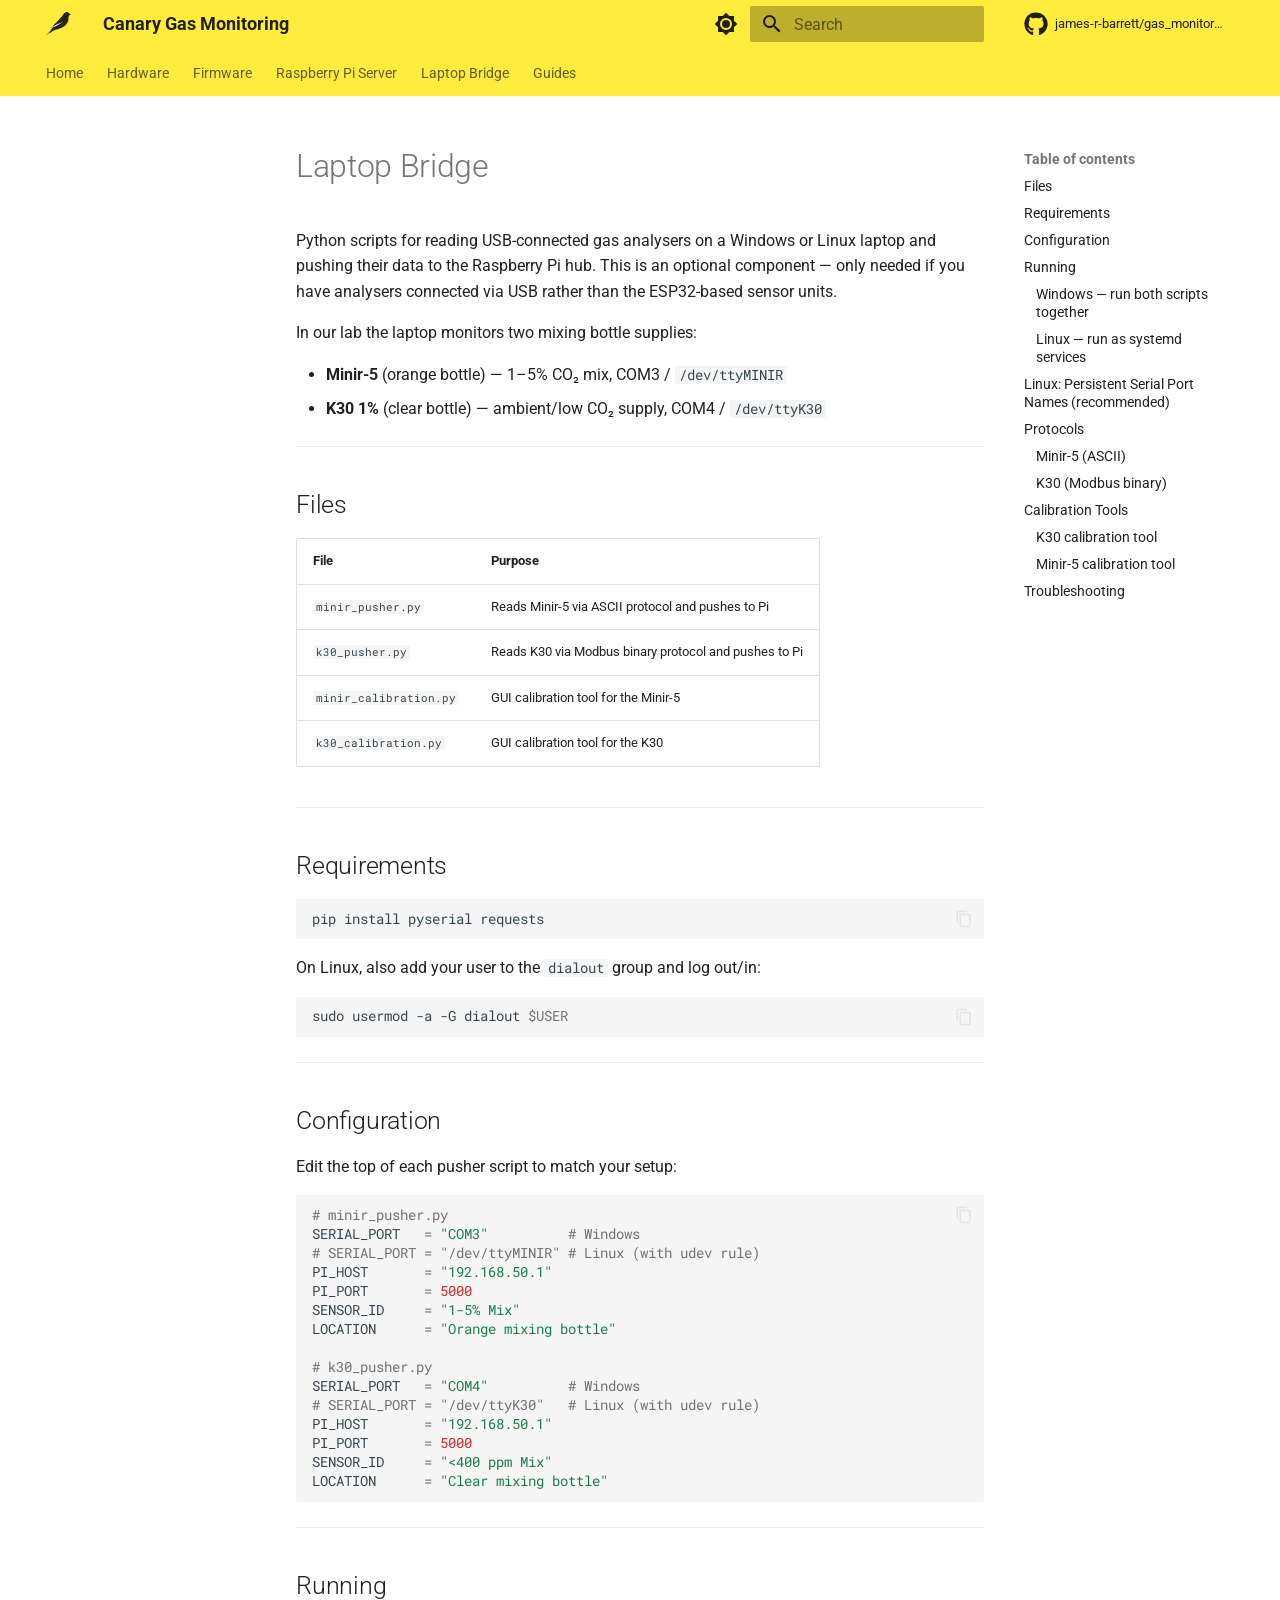
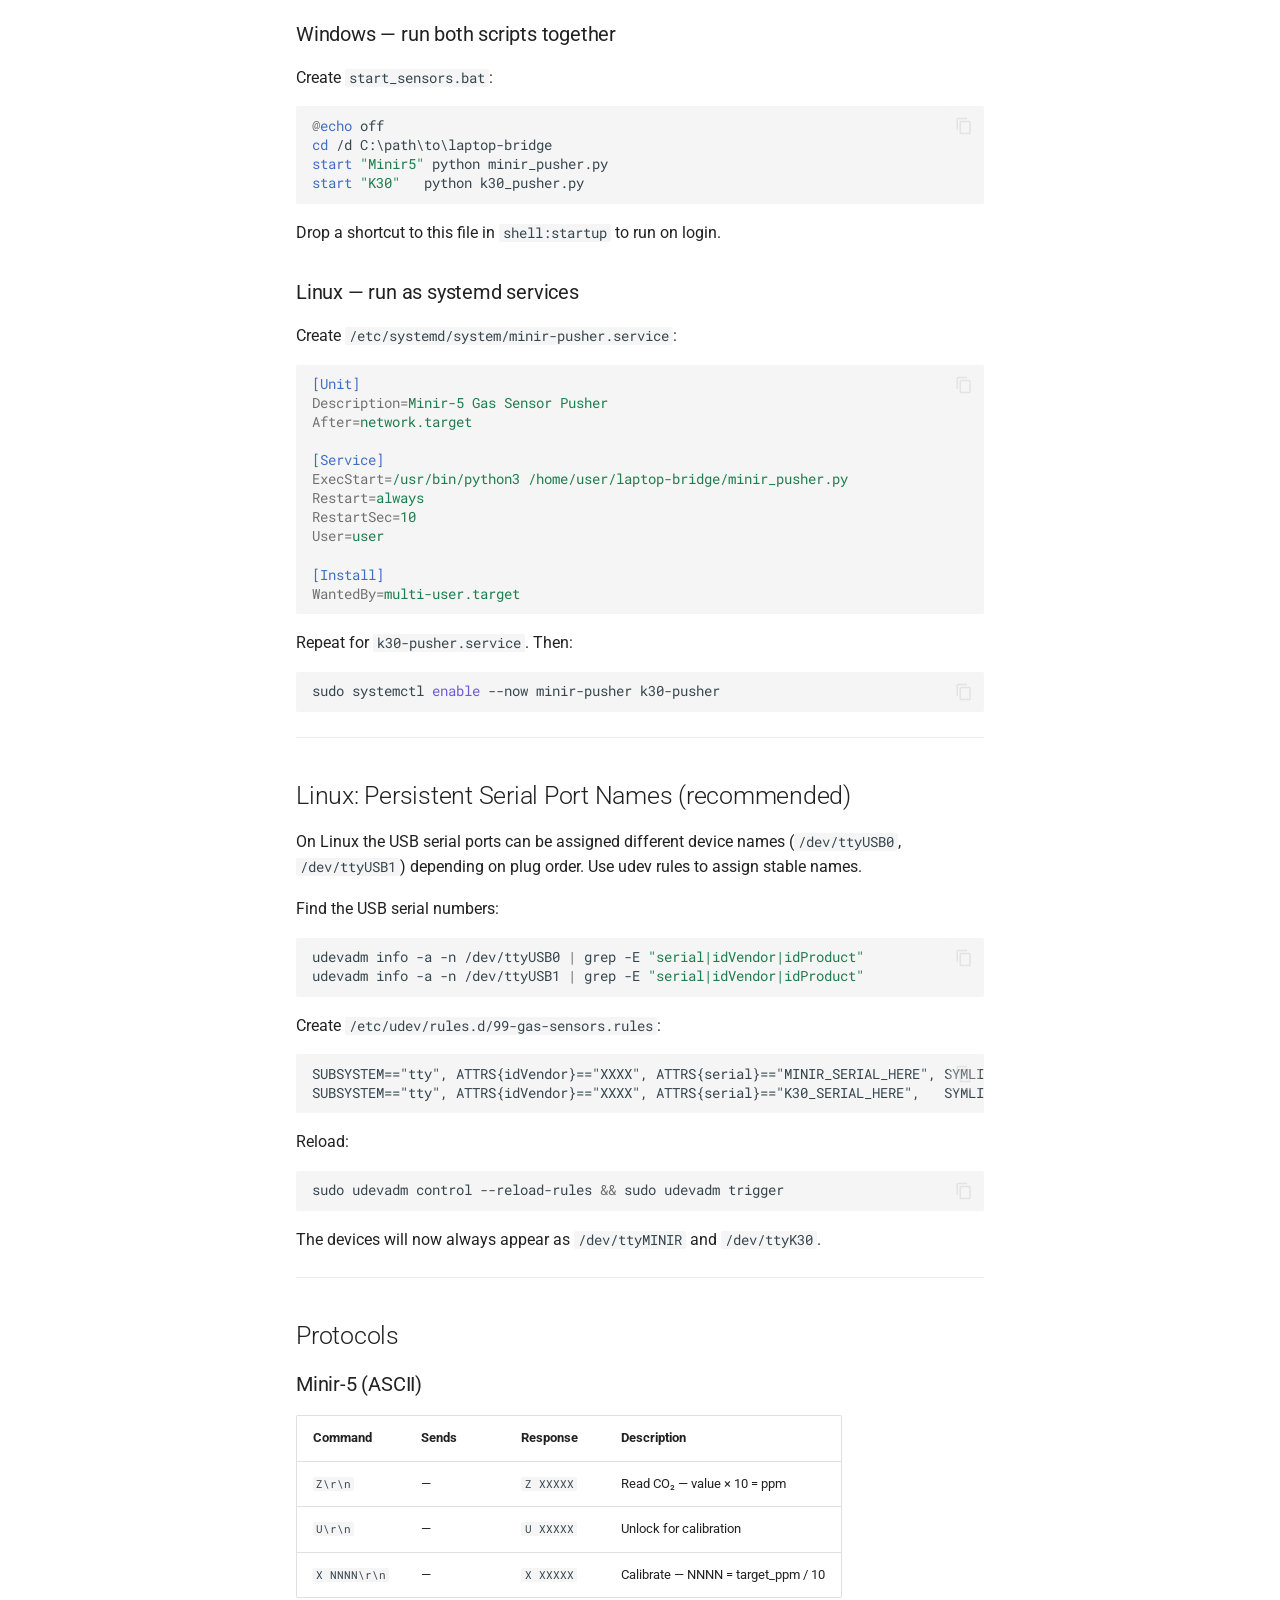
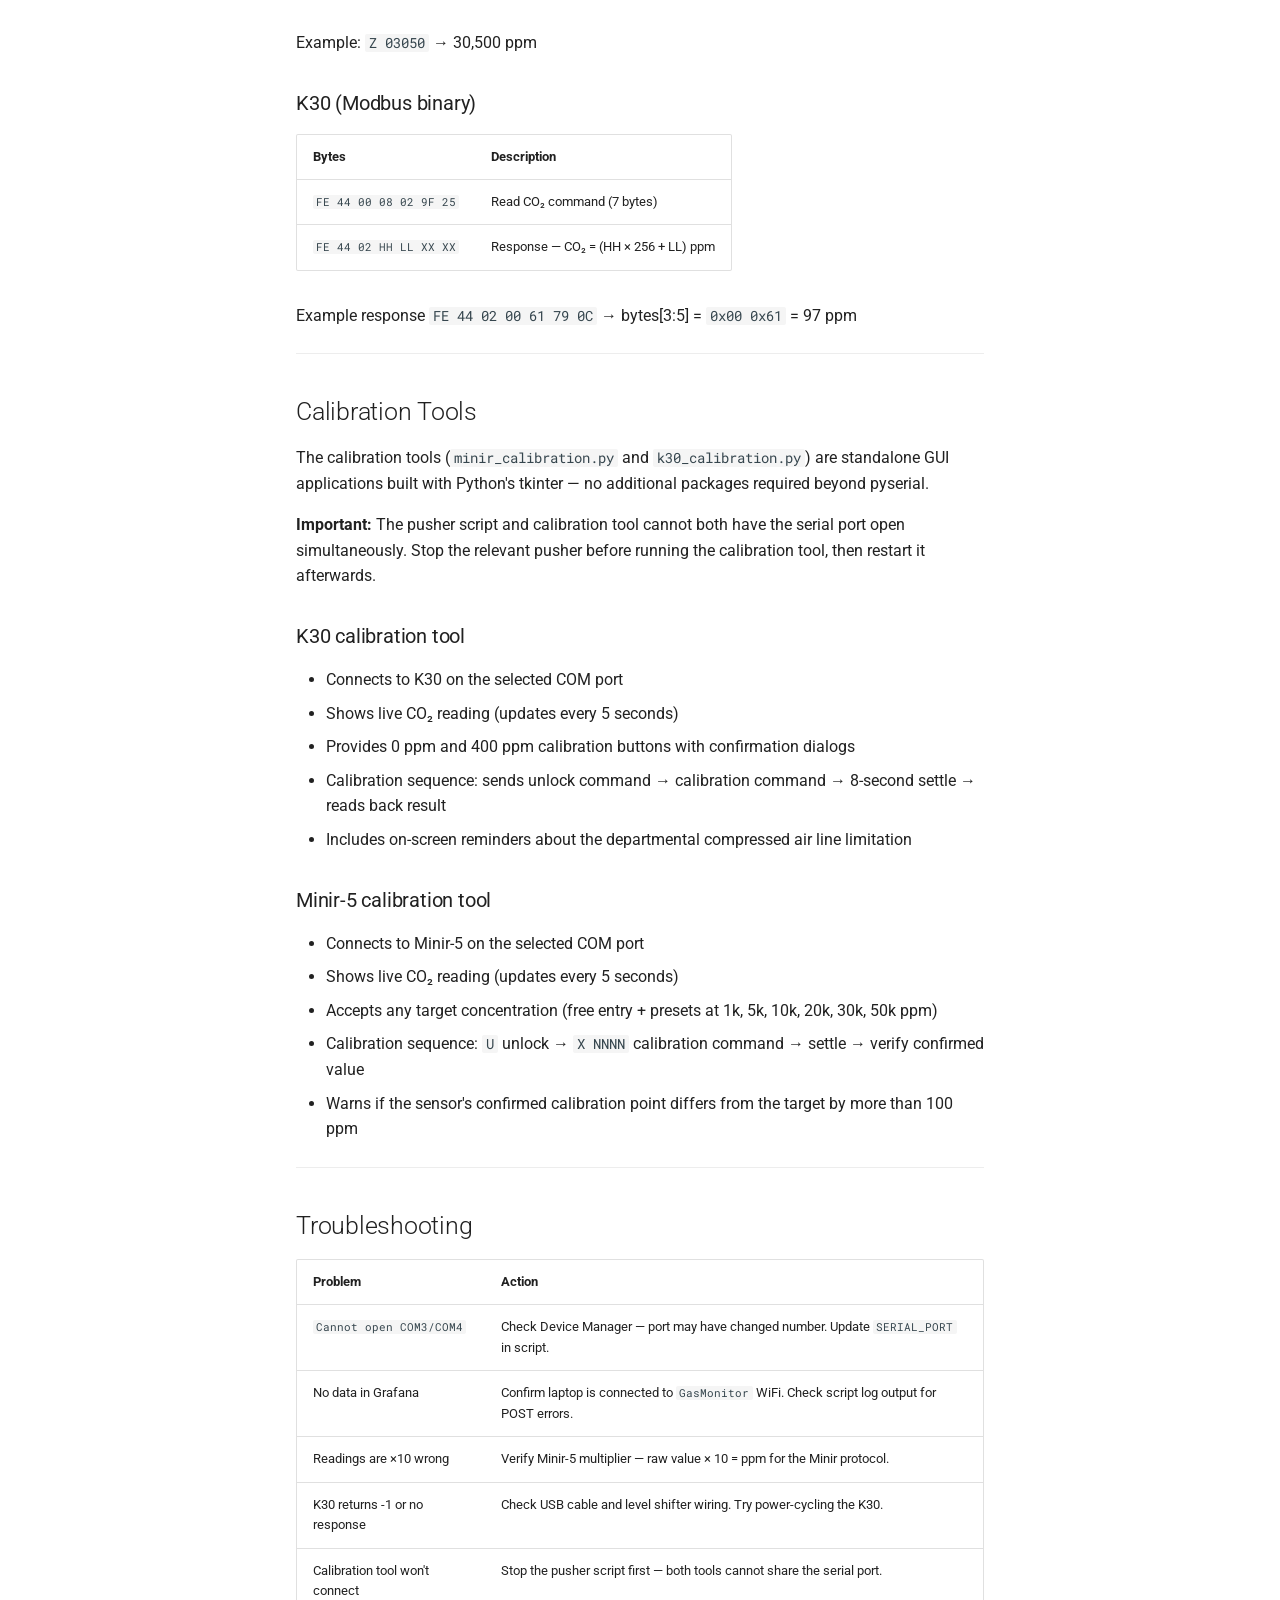
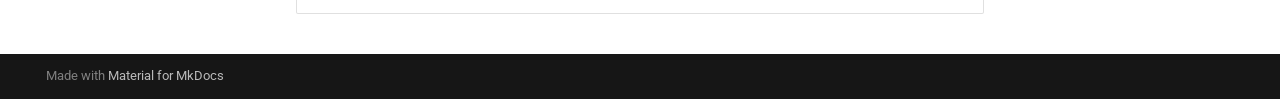
<file: hardware/laptop-bridge/index.html>
<!doctype html>
<html lang="en" class="no-js">
  <head>
    
      <meta charset="utf-8">
      <meta name="viewport" content="width=device-width,initial-scale=1">
      
        <meta name="description" content="Open-source networked CO₂/O₂ monitoring for laboratory growth chambers">
      
      
        <meta name="author" content="James Barrett">
      
      
        <link rel="canonical" href="https://james-r-barrett.github.io/gas_monitoring/hardware/laptop-bridge/">
      
      
      
      
        
      
      
      <link rel="icon" href="../../images/icon.svg">
      <meta name="generator" content="mkdocs-1.6.1, mkdocs-material-9.7.6">
    
    
      
        <title>Laptop Bridge - Canary Gas Monitoring</title>
      
    
    
      <link rel="stylesheet" href="../../assets/stylesheets/main.484c7ddc.min.css">
      
        
        <link rel="stylesheet" href="../../assets/stylesheets/palette.ab4e12ef.min.css">
      
      


    
    
      
    
    
      
        
        
        <link rel="preconnect" href="https://fonts.gstatic.com" crossorigin>
        <link rel="stylesheet" href="https://fonts.googleapis.com/css?family=Roboto:300,300i,400,400i,700,700i%7CRoboto+Mono:400,400i,700,700i&display=fallback">
        <style>:root{--md-text-font:"Roboto";--md-code-font:"Roboto Mono"}</style>
      
    
    
      <link rel="stylesheet" href="../../stylesheets/extra.css">
    
    <script>__md_scope=new URL("../..",location),__md_hash=e=>[...e].reduce(((e,_)=>(e<<5)-e+_.charCodeAt(0)),0),__md_get=(e,_=localStorage,t=__md_scope)=>JSON.parse(_.getItem(t.pathname+"."+e)),__md_set=(e,_,t=localStorage,a=__md_scope)=>{try{t.setItem(a.pathname+"."+e,JSON.stringify(_))}catch(e){}}</script>
    
      

    
    
  </head>
  
  
    
    
      
    
    
    
    
    <body dir="ltr" data-md-color-scheme="default" data-md-color-primary="yellow" data-md-color-accent="yellow">
  
    
    <input class="md-toggle" data-md-toggle="drawer" type="checkbox" id="__drawer" autocomplete="off">
    <input class="md-toggle" data-md-toggle="search" type="checkbox" id="__search" autocomplete="off">
    <label class="md-overlay" for="__drawer"></label>
    <div data-md-component="skip">
      
        
        <a href="#laptop-bridge" class="md-skip">
          Skip to content
        </a>
      
    </div>
    <div data-md-component="announce">
      
    </div>
    
    
      

<header class="md-header" data-md-component="header">
  <nav class="md-header__inner md-grid" aria-label="Header">
    <a href="../.." title="Canary Gas Monitoring" class="md-header__button md-logo" aria-label="Canary Gas Monitoring" data-md-component="logo">
      
  <img src="../../images/icon.svg" alt="logo">

    </a>
    <label class="md-header__button md-icon" for="__drawer">
      
      <svg xmlns="http://www.w3.org/2000/svg" viewBox="0 0 24 24"><path d="M3 6h18v2H3zm0 5h18v2H3zm0 5h18v2H3z"/></svg>
    </label>
    <div class="md-header__title" data-md-component="header-title">
      <div class="md-header__ellipsis">
        <div class="md-header__topic">
          <span class="md-ellipsis">
            Canary Gas Monitoring
          </span>
        </div>
        <div class="md-header__topic" data-md-component="header-topic">
          <span class="md-ellipsis">
            
              Laptop Bridge
            
          </span>
        </div>
      </div>
    </div>
    
      
        <form class="md-header__option" data-md-component="palette">
  
    
    
    
    <input class="md-option" data-md-color-media="" data-md-color-scheme="default" data-md-color-primary="yellow" data-md-color-accent="yellow"  aria-label="Switch to dark mode"  type="radio" name="__palette" id="__palette_0">
    
      <label class="md-header__button md-icon" title="Switch to dark mode" for="__palette_1" hidden>
        <svg xmlns="http://www.w3.org/2000/svg" viewBox="0 0 24 24"><path d="M12 8a4 4 0 0 0-4 4 4 4 0 0 0 4 4 4 4 0 0 0 4-4 4 4 0 0 0-4-4m0 10a6 6 0 0 1-6-6 6 6 0 0 1 6-6 6 6 0 0 1 6 6 6 6 0 0 1-6 6m8-9.31V4h-4.69L12 .69 8.69 4H4v4.69L.69 12 4 15.31V20h4.69L12 23.31 15.31 20H20v-4.69L23.31 12z"/></svg>
      </label>
    
  
    
    
    
    <input class="md-option" data-md-color-media="" data-md-color-scheme="slate" data-md-color-primary="teal" data-md-color-accent="teal"  aria-label="Switch to light mode"  type="radio" name="__palette" id="__palette_1">
    
      <label class="md-header__button md-icon" title="Switch to light mode" for="__palette_0" hidden>
        <svg xmlns="http://www.w3.org/2000/svg" viewBox="0 0 24 24"><path d="M12 18c-.89 0-1.74-.2-2.5-.55C11.56 16.5 13 14.42 13 12s-1.44-4.5-3.5-5.45C10.26 6.2 11.11 6 12 6a6 6 0 0 1 6 6 6 6 0 0 1-6 6m8-9.31V4h-4.69L12 .69 8.69 4H4v4.69L.69 12 4 15.31V20h4.69L12 23.31 15.31 20H20v-4.69L23.31 12z"/></svg>
      </label>
    
  
</form>
      
    
    
      <script>var palette=__md_get("__palette");if(palette&&palette.color){if("(prefers-color-scheme)"===palette.color.media){var media=matchMedia("(prefers-color-scheme: light)"),input=document.querySelector(media.matches?"[data-md-color-media='(prefers-color-scheme: light)']":"[data-md-color-media='(prefers-color-scheme: dark)']");palette.color.media=input.getAttribute("data-md-color-media"),palette.color.scheme=input.getAttribute("data-md-color-scheme"),palette.color.primary=input.getAttribute("data-md-color-primary"),palette.color.accent=input.getAttribute("data-md-color-accent")}for(var[key,value]of Object.entries(palette.color))document.body.setAttribute("data-md-color-"+key,value)}</script>
    
    
    
      
      
        <label class="md-header__button md-icon" for="__search">
          
          <svg xmlns="http://www.w3.org/2000/svg" viewBox="0 0 24 24"><path d="M9.5 3A6.5 6.5 0 0 1 16 9.5c0 1.61-.59 3.09-1.56 4.23l.27.27h.79l5 5-1.5 1.5-5-5v-.79l-.27-.27A6.52 6.52 0 0 1 9.5 16 6.5 6.5 0 0 1 3 9.5 6.5 6.5 0 0 1 9.5 3m0 2C7 5 5 7 5 9.5S7 14 9.5 14 14 12 14 9.5 12 5 9.5 5"/></svg>
        </label>
        <div class="md-search" data-md-component="search" role="dialog">
  <label class="md-search__overlay" for="__search"></label>
  <div class="md-search__inner" role="search">
    <form class="md-search__form" name="search">
      <input type="text" class="md-search__input" name="query" aria-label="Search" placeholder="Search" autocapitalize="off" autocorrect="off" autocomplete="off" spellcheck="false" data-md-component="search-query" required>
      <label class="md-search__icon md-icon" for="__search">
        
        <svg xmlns="http://www.w3.org/2000/svg" viewBox="0 0 24 24"><path d="M9.5 3A6.5 6.5 0 0 1 16 9.5c0 1.61-.59 3.09-1.56 4.23l.27.27h.79l5 5-1.5 1.5-5-5v-.79l-.27-.27A6.52 6.52 0 0 1 9.5 16 6.5 6.5 0 0 1 3 9.5 6.5 6.5 0 0 1 9.5 3m0 2C7 5 5 7 5 9.5S7 14 9.5 14 14 12 14 9.5 12 5 9.5 5"/></svg>
        
        <svg xmlns="http://www.w3.org/2000/svg" viewBox="0 0 24 24"><path d="M20 11v2H8l5.5 5.5-1.42 1.42L4.16 12l7.92-7.92L13.5 5.5 8 11z"/></svg>
      </label>
      <nav class="md-search__options" aria-label="Search">
        
        <button type="reset" class="md-search__icon md-icon" title="Clear" aria-label="Clear" tabindex="-1">
          
          <svg xmlns="http://www.w3.org/2000/svg" viewBox="0 0 24 24"><path d="M19 6.41 17.59 5 12 10.59 6.41 5 5 6.41 10.59 12 5 17.59 6.41 19 12 13.41 17.59 19 19 17.59 13.41 12z"/></svg>
        </button>
      </nav>
      
    </form>
    <div class="md-search__output">
      <div class="md-search__scrollwrap" tabindex="0" data-md-scrollfix>
        <div class="md-search-result" data-md-component="search-result">
          <div class="md-search-result__meta">
            Initializing search
          </div>
          <ol class="md-search-result__list" role="presentation"></ol>
        </div>
      </div>
    </div>
  </div>
</div>
      
    
    
      <div class="md-header__source">
        <a href="https://github.com/james-r-barrett/gas_monitoring" title="Go to repository" class="md-source" data-md-component="source">
  <div class="md-source__icon md-icon">
    
    <svg xmlns="http://www.w3.org/2000/svg" viewBox="0 0 512 512"><!--! Font Awesome Free 7.1.0 by @fontawesome - https://fontawesome.com License - https://fontawesome.com/license/free (Icons: CC BY 4.0, Fonts: SIL OFL 1.1, Code: MIT License) Copyright 2025 Fonticons, Inc.--><path d="M173.9 397.4c0 2-2.3 3.6-5.2 3.6-3.3.3-5.6-1.3-5.6-3.6 0-2 2.3-3.6 5.2-3.6 3-.3 5.6 1.3 5.6 3.6m-31.1-4.5c-.7 2 1.3 4.3 4.3 4.9 2.6 1 5.6 0 6.2-2s-1.3-4.3-4.3-5.2c-2.6-.7-5.5.3-6.2 2.3m44.2-1.7c-2.9.7-4.9 2.6-4.6 4.9.3 2 2.9 3.3 5.9 2.6 2.9-.7 4.9-2.6 4.6-4.6-.3-1.9-3-3.2-5.9-2.9M252.8 8C114.1 8 8 113.3 8 252c0 110.9 69.8 205.8 169.5 239.2 12.8 2.3 17.3-5.6 17.3-12.1 0-6.2-.3-40.4-.3-61.4 0 0-70 15-84.7-29.8 0 0-11.4-29.1-27.8-36.6 0 0-22.9-15.7 1.6-15.4 0 0 24.9 2 38.6 25.8 21.9 38.6 58.6 27.5 72.9 20.9 2.3-16 8.8-27.1 16-33.7-55.9-6.2-112.3-14.3-112.3-110.5 0-27.5 7.6-41.3 23.6-58.9-2.6-6.5-11.1-33.3 2.6-67.9 20.9-6.5 69 27 69 27 20-5.6 41.5-8.5 62.8-8.5s42.8 2.9 62.8 8.5c0 0 48.1-33.6 69-27 13.7 34.7 5.2 61.4 2.6 67.9 16 17.7 25.8 31.5 25.8 58.9 0 96.5-58.9 104.2-114.8 110.5 9.2 7.9 17 22.9 17 46.4 0 33.7-.3 75.4-.3 83.6 0 6.5 4.6 14.4 17.3 12.1C436.2 457.8 504 362.9 504 252 504 113.3 391.5 8 252.8 8M105.2 352.9c-1.3 1-1 3.3.7 5.2 1.6 1.6 3.9 2.3 5.2 1 1.3-1 1-3.3-.7-5.2-1.6-1.6-3.9-2.3-5.2-1m-10.8-8.1c-.7 1.3.3 2.9 2.3 3.9 1.6 1 3.6.7 4.3-.7.7-1.3-.3-2.9-2.3-3.9-2-.6-3.6-.3-4.3.7m32.4 35.6c-1.6 1.3-1 4.3 1.3 6.2 2.3 2.3 5.2 2.6 6.5 1 1.3-1.3.7-4.3-1.3-6.2-2.2-2.3-5.2-2.6-6.5-1m-11.4-14.7c-1.6 1-1.6 3.6 0 5.9s4.3 3.3 5.6 2.3c1.6-1.3 1.6-3.9 0-6.2-1.4-2.3-4-3.3-5.6-2"/></svg>
  </div>
  <div class="md-source__repository">
    james-r-barrett/gas_monitoring
  </div>
</a>
      </div>
    
  </nav>
  
</header>
    
    <div class="md-container" data-md-component="container">
      
      
        
          
            
<nav class="md-tabs" aria-label="Tabs" data-md-component="tabs">
  <div class="md-grid">
    <ul class="md-tabs__list">
      
        
  
  
  
  
    <li class="md-tabs__item">
      <a href="../.." class="md-tabs__link">
        
  
  
    
  
  Home

      </a>
    </li>
  

      
        
  
  
  
  
    
    
      <li class="md-tabs__item">
        <a href="../" class="md-tabs__link">
          
  
  
  Hardware

        </a>
      </li>
    
  

      
        
  
  
  
  
    
    
      <li class="md-tabs__item">
        <a href="../../firmware/" class="md-tabs__link">
          
  
  
  Firmware

        </a>
      </li>
    
  

      
        
  
  
  
  
    <li class="md-tabs__item">
      <a href="../../server/" class="md-tabs__link">
        
  
  
    
  
  Raspberry Pi Server

      </a>
    </li>
  

      
        
  
  
  
  
    <li class="md-tabs__item">
      <a href="../../laptop-bridge" class="md-tabs__link">
        
  
  
    
  
  Laptop Bridge

      </a>
    </li>
  

      
        
  
  
  
  
    
    
      <li class="md-tabs__item">
        <a href="../../guides/user-guide/" class="md-tabs__link">
          
  
  
  Guides

        </a>
      </li>
    
  

      
    </ul>
  </div>
</nav>
          
        
      
      <main class="md-main" data-md-component="main">
        <div class="md-main__inner md-grid">
          
            
              
              <div class="md-sidebar md-sidebar--primary" data-md-component="sidebar" data-md-type="navigation" >
                <div class="md-sidebar__scrollwrap">
                  <div class="md-sidebar__inner">
                    


  


<nav class="md-nav md-nav--primary md-nav--lifted" aria-label="Navigation" data-md-level="0">
  <label class="md-nav__title" for="__drawer">
    <a href="../.." title="Canary Gas Monitoring" class="md-nav__button md-logo" aria-label="Canary Gas Monitoring" data-md-component="logo">
      
  <img src="../../images/icon.svg" alt="logo">

    </a>
    Canary Gas Monitoring
  </label>
  
    <div class="md-nav__source">
      <a href="https://github.com/james-r-barrett/gas_monitoring" title="Go to repository" class="md-source" data-md-component="source">
  <div class="md-source__icon md-icon">
    
    <svg xmlns="http://www.w3.org/2000/svg" viewBox="0 0 512 512"><!--! Font Awesome Free 7.1.0 by @fontawesome - https://fontawesome.com License - https://fontawesome.com/license/free (Icons: CC BY 4.0, Fonts: SIL OFL 1.1, Code: MIT License) Copyright 2025 Fonticons, Inc.--><path d="M173.9 397.4c0 2-2.3 3.6-5.2 3.6-3.3.3-5.6-1.3-5.6-3.6 0-2 2.3-3.6 5.2-3.6 3-.3 5.6 1.3 5.6 3.6m-31.1-4.5c-.7 2 1.3 4.3 4.3 4.9 2.6 1 5.6 0 6.2-2s-1.3-4.3-4.3-5.2c-2.6-.7-5.5.3-6.2 2.3m44.2-1.7c-2.9.7-4.9 2.6-4.6 4.9.3 2 2.9 3.3 5.9 2.6 2.9-.7 4.9-2.6 4.6-4.6-.3-1.9-3-3.2-5.9-2.9M252.8 8C114.1 8 8 113.3 8 252c0 110.9 69.8 205.8 169.5 239.2 12.8 2.3 17.3-5.6 17.3-12.1 0-6.2-.3-40.4-.3-61.4 0 0-70 15-84.7-29.8 0 0-11.4-29.1-27.8-36.6 0 0-22.9-15.7 1.6-15.4 0 0 24.9 2 38.6 25.8 21.9 38.6 58.6 27.5 72.9 20.9 2.3-16 8.8-27.1 16-33.7-55.9-6.2-112.3-14.3-112.3-110.5 0-27.5 7.6-41.3 23.6-58.9-2.6-6.5-11.1-33.3 2.6-67.9 20.9-6.5 69 27 69 27 20-5.6 41.5-8.5 62.8-8.5s42.8 2.9 62.8 8.5c0 0 48.1-33.6 69-27 13.7 34.7 5.2 61.4 2.6 67.9 16 17.7 25.8 31.5 25.8 58.9 0 96.5-58.9 104.2-114.8 110.5 9.2 7.9 17 22.9 17 46.4 0 33.7-.3 75.4-.3 83.6 0 6.5 4.6 14.4 17.3 12.1C436.2 457.8 504 362.9 504 252 504 113.3 391.5 8 252.8 8M105.2 352.9c-1.3 1-1 3.3.7 5.2 1.6 1.6 3.9 2.3 5.2 1 1.3-1 1-3.3-.7-5.2-1.6-1.6-3.9-2.3-5.2-1m-10.8-8.1c-.7 1.3.3 2.9 2.3 3.9 1.6 1 3.6.7 4.3-.7.7-1.3-.3-2.9-2.3-3.9-2-.6-3.6-.3-4.3.7m32.4 35.6c-1.6 1.3-1 4.3 1.3 6.2 2.3 2.3 5.2 2.6 6.5 1 1.3-1.3.7-4.3-1.3-6.2-2.2-2.3-5.2-2.6-6.5-1m-11.4-14.7c-1.6 1-1.6 3.6 0 5.9s4.3 3.3 5.6 2.3c1.6-1.3 1.6-3.9 0-6.2-1.4-2.3-4-3.3-5.6-2"/></svg>
  </div>
  <div class="md-source__repository">
    james-r-barrett/gas_monitoring
  </div>
</a>
    </div>
  
  <ul class="md-nav__list" data-md-scrollfix>
    
      
      
  
  
  
  
    <li class="md-nav__item">
      <a href="../.." class="md-nav__link">
        
  
  
  <span class="md-ellipsis">
    
  
    Home
  

    
  </span>
  
  

      </a>
    </li>
  

    
      
      
  
  
  
  
    
    
    
    
      
      
        
      
    
    
    <li class="md-nav__item md-nav__item--nested">
      
        
        
        <input class="md-nav__toggle md-toggle " type="checkbox" id="__nav_2" >
        
          
          <label class="md-nav__link" for="__nav_2" id="__nav_2_label" tabindex="0">
            
  
  
  <span class="md-ellipsis">
    
  
    Hardware
  

    
  </span>
  
  

            <span class="md-nav__icon md-icon"></span>
          </label>
        
        <nav class="md-nav" data-md-level="1" aria-labelledby="__nav_2_label" aria-expanded="false">
          <label class="md-nav__title" for="__nav_2">
            <span class="md-nav__icon md-icon"></span>
            
  
    Hardware
  

          </label>
          <ul class="md-nav__list" data-md-scrollfix>
            
              
                
  
  
  
  
    <li class="md-nav__item">
      <a href="../" class="md-nav__link">
        
  
  
  <span class="md-ellipsis">
    
  
    Overview
  

    
  </span>
  
  

      </a>
    </li>
  

              
            
              
                
  
  
  
  
    <li class="md-nav__item">
      <a href="../bom/" class="md-nav__link">
        
  
  
  <span class="md-ellipsis">
    
  
    Bill of Materials
  

    
  </span>
  
  

      </a>
    </li>
  

              
            
              
                
  
  
  
  
    <li class="md-nav__item">
      <a href="../schematics/" class="md-nav__link">
        
  
  
  <span class="md-ellipsis">
    
  
    Schematics
  

    
  </span>
  
  

      </a>
    </li>
  

              
            
              
                
  
  
  
  
    <li class="md-nav__item">
      <a href="../3d-print/" class="md-nav__link">
        
  
  
  <span class="md-ellipsis">
    
  
    3D Printing
  

    
  </span>
  
  

      </a>
    </li>
  

              
            
          </ul>
        </nav>
      
    </li>
  

    
      
      
  
  
  
  
    
    
    
    
      
      
        
      
    
    
    <li class="md-nav__item md-nav__item--nested">
      
        
        
        <input class="md-nav__toggle md-toggle " type="checkbox" id="__nav_3" >
        
          
          <label class="md-nav__link" for="__nav_3" id="__nav_3_label" tabindex="0">
            
  
  
  <span class="md-ellipsis">
    
  
    Firmware
  

    
  </span>
  
  

            <span class="md-nav__icon md-icon"></span>
          </label>
        
        <nav class="md-nav" data-md-level="1" aria-labelledby="__nav_3_label" aria-expanded="false">
          <label class="md-nav__title" for="__nav_3">
            <span class="md-nav__icon md-icon"></span>
            
  
    Firmware
  

          </label>
          <ul class="md-nav__list" data-md-scrollfix>
            
              
                
  
  
  
  
    <li class="md-nav__item">
      <a href="../../firmware/" class="md-nav__link">
        
  
  
  <span class="md-ellipsis">
    
  
    Setup & Flashing
  

    
  </span>
  
  

      </a>
    </li>
  

              
            
              
                
  
  
  
  
    <li class="md-nav__item">
      <a href="../../firmware/co2_monitor/" class="md-nav__link">
        
  
  
  <span class="md-ellipsis">
    
  
    CO₂ Monitor
  

    
  </span>
  
  

      </a>
    </li>
  

              
            
              
                
  
  
  
  
    <li class="md-nav__item">
      <a href="../../firmware/co2_o2_monitor/" class="md-nav__link">
        
  
  
  <span class="md-ellipsis">
    
  
    CO₂ + O₂ Monitor
  

    
  </span>
  
  

      </a>
    </li>
  

              
            
          </ul>
        </nav>
      
    </li>
  

    
      
      
  
  
  
  
    <li class="md-nav__item">
      <a href="../../server/" class="md-nav__link">
        
  
  
  <span class="md-ellipsis">
    
  
    Raspberry Pi Server
  

    
  </span>
  
  

      </a>
    </li>
  

    
      
      
  
  
  
  
    <li class="md-nav__item">
      <a href="../../laptop-bridge" class="md-nav__link">
        
  
  
  <span class="md-ellipsis">
    
  
    Laptop Bridge
  

    
  </span>
  
  

      </a>
    </li>
  

    
      
      
  
  
  
  
    
    
    
    
      
      
        
      
    
    
    <li class="md-nav__item md-nav__item--nested">
      
        
        
        <input class="md-nav__toggle md-toggle " type="checkbox" id="__nav_6" >
        
          
          <label class="md-nav__link" for="__nav_6" id="__nav_6_label" tabindex="0">
            
  
  
  <span class="md-ellipsis">
    
  
    Guides
  

    
  </span>
  
  

            <span class="md-nav__icon md-icon"></span>
          </label>
        
        <nav class="md-nav" data-md-level="1" aria-labelledby="__nav_6_label" aria-expanded="false">
          <label class="md-nav__title" for="__nav_6">
            <span class="md-nav__icon md-icon"></span>
            
  
    Guides
  

          </label>
          <ul class="md-nav__list" data-md-scrollfix>
            
              
                
  
  
  
  
    <li class="md-nav__item">
      <a href="../../guides/user-guide/" class="md-nav__link">
        
  
  
  <span class="md-ellipsis">
    
  
    User Guide
  

    
  </span>
  
  

      </a>
    </li>
  

              
            
              
                
  
  
  
  
    <li class="md-nav__item">
      <a href="../../guides/assembly/" class="md-nav__link">
        
  
  
  <span class="md-ellipsis">
    
  
    Assembly
  

    
  </span>
  
  

      </a>
    </li>
  

              
            
          </ul>
        </nav>
      
    </li>
  

    
  </ul>
</nav>
                  </div>
                </div>
              </div>
            
            
              
              <div class="md-sidebar md-sidebar--secondary" data-md-component="sidebar" data-md-type="toc" >
                <div class="md-sidebar__scrollwrap">
                  <div class="md-sidebar__inner">
                    

<nav class="md-nav md-nav--secondary" aria-label="Table of contents">
  
  
  
    
  
  
    <label class="md-nav__title" for="__toc">
      <span class="md-nav__icon md-icon"></span>
      Table of contents
    </label>
    <ul class="md-nav__list" data-md-component="toc" data-md-scrollfix>
      
        <li class="md-nav__item">
  <a href="#files" class="md-nav__link">
    <span class="md-ellipsis">
      
        Files
      
    </span>
  </a>
  
</li>
      
        <li class="md-nav__item">
  <a href="#requirements" class="md-nav__link">
    <span class="md-ellipsis">
      
        Requirements
      
    </span>
  </a>
  
</li>
      
        <li class="md-nav__item">
  <a href="#configuration" class="md-nav__link">
    <span class="md-ellipsis">
      
        Configuration
      
    </span>
  </a>
  
</li>
      
        <li class="md-nav__item">
  <a href="#running" class="md-nav__link">
    <span class="md-ellipsis">
      
        Running
      
    </span>
  </a>
  
    <nav class="md-nav" aria-label="Running">
      <ul class="md-nav__list">
        
          <li class="md-nav__item">
  <a href="#windows-run-both-scripts-together" class="md-nav__link">
    <span class="md-ellipsis">
      
        Windows — run both scripts together
      
    </span>
  </a>
  
</li>
        
          <li class="md-nav__item">
  <a href="#linux-run-as-systemd-services" class="md-nav__link">
    <span class="md-ellipsis">
      
        Linux — run as systemd services
      
    </span>
  </a>
  
</li>
        
      </ul>
    </nav>
  
</li>
      
        <li class="md-nav__item">
  <a href="#linux-persistent-serial-port-names-recommended" class="md-nav__link">
    <span class="md-ellipsis">
      
        Linux: Persistent Serial Port Names (recommended)
      
    </span>
  </a>
  
</li>
      
        <li class="md-nav__item">
  <a href="#protocols" class="md-nav__link">
    <span class="md-ellipsis">
      
        Protocols
      
    </span>
  </a>
  
    <nav class="md-nav" aria-label="Protocols">
      <ul class="md-nav__list">
        
          <li class="md-nav__item">
  <a href="#minir-5-ascii" class="md-nav__link">
    <span class="md-ellipsis">
      
        Minir-5 (ASCII)
      
    </span>
  </a>
  
</li>
        
          <li class="md-nav__item">
  <a href="#k30-modbus-binary" class="md-nav__link">
    <span class="md-ellipsis">
      
        K30 (Modbus binary)
      
    </span>
  </a>
  
</li>
        
      </ul>
    </nav>
  
</li>
      
        <li class="md-nav__item">
  <a href="#calibration-tools" class="md-nav__link">
    <span class="md-ellipsis">
      
        Calibration Tools
      
    </span>
  </a>
  
    <nav class="md-nav" aria-label="Calibration Tools">
      <ul class="md-nav__list">
        
          <li class="md-nav__item">
  <a href="#k30-calibration-tool" class="md-nav__link">
    <span class="md-ellipsis">
      
        K30 calibration tool
      
    </span>
  </a>
  
</li>
        
          <li class="md-nav__item">
  <a href="#minir-5-calibration-tool" class="md-nav__link">
    <span class="md-ellipsis">
      
        Minir-5 calibration tool
      
    </span>
  </a>
  
</li>
        
      </ul>
    </nav>
  
</li>
      
        <li class="md-nav__item">
  <a href="#troubleshooting" class="md-nav__link">
    <span class="md-ellipsis">
      
        Troubleshooting
      
    </span>
  </a>
  
</li>
      
    </ul>
  
</nav>
                  </div>
                </div>
              </div>
            
          
          
            <div class="md-content" data-md-component="content">
              
              <article class="md-content__inner md-typeset">
                
                  


  
  


<h1 id="laptop-bridge">Laptop Bridge<a class="headerlink" href="#laptop-bridge" title="Permanent link">&para;</a></h1>
<p>Python scripts for reading USB-connected gas analysers on a Windows or Linux laptop and pushing their data to the Raspberry Pi hub. This is an optional component — only needed if you have analysers connected via USB rather than the ESP32-based sensor units.</p>
<p>In our lab the laptop monitors two mixing bottle supplies:</p>
<ul>
<li><strong>Minir-5</strong> (orange bottle) — 1–5% CO₂ mix, COM3 / <code>/dev/ttyMINIR</code></li>
<li><strong>K30 1%</strong> (clear bottle) — ambient/low CO₂ supply, COM4 / <code>/dev/ttyK30</code></li>
</ul>
<hr />
<h2 id="files">Files<a class="headerlink" href="#files" title="Permanent link">&para;</a></h2>
<table>
<thead>
<tr>
<th>File</th>
<th>Purpose</th>
</tr>
</thead>
<tbody>
<tr>
<td><code>minir_pusher.py</code></td>
<td>Reads Minir-5 via ASCII protocol and pushes to Pi</td>
</tr>
<tr>
<td><code>k30_pusher.py</code></td>
<td>Reads K30 via Modbus binary protocol and pushes to Pi</td>
</tr>
<tr>
<td><code>minir_calibration.py</code></td>
<td>GUI calibration tool for the Minir-5</td>
</tr>
<tr>
<td><code>k30_calibration.py</code></td>
<td>GUI calibration tool for the K30</td>
</tr>
</tbody>
</table>
<hr />
<h2 id="requirements">Requirements<a class="headerlink" href="#requirements" title="Permanent link">&para;</a></h2>
<div class="highlight"><pre><span></span><code><a id="__codelineno-0-1" name="__codelineno-0-1" href="#__codelineno-0-1"></a>pip<span class="w"> </span>install<span class="w"> </span>pyserial<span class="w"> </span>requests
</code></pre></div>
<p>On Linux, also add your user to the <code>dialout</code> group and log out/in:
<div class="highlight"><pre><span></span><code><a id="__codelineno-1-1" name="__codelineno-1-1" href="#__codelineno-1-1"></a>sudo<span class="w"> </span>usermod<span class="w"> </span>-a<span class="w"> </span>-G<span class="w"> </span>dialout<span class="w"> </span><span class="nv">$USER</span>
</code></pre></div></p>
<hr />
<h2 id="configuration">Configuration<a class="headerlink" href="#configuration" title="Permanent link">&para;</a></h2>
<p>Edit the top of each pusher script to match your setup:</p>
<div class="highlight"><pre><span></span><code><a id="__codelineno-2-1" name="__codelineno-2-1" href="#__codelineno-2-1"></a><span class="c1"># minir_pusher.py</span>
<a id="__codelineno-2-2" name="__codelineno-2-2" href="#__codelineno-2-2"></a><span class="n">SERIAL_PORT</span>   <span class="o">=</span> <span class="s2">&quot;COM3&quot;</span>          <span class="c1"># Windows</span>
<a id="__codelineno-2-3" name="__codelineno-2-3" href="#__codelineno-2-3"></a><span class="c1"># SERIAL_PORT = &quot;/dev/ttyMINIR&quot; # Linux (with udev rule)</span>
<a id="__codelineno-2-4" name="__codelineno-2-4" href="#__codelineno-2-4"></a><span class="n">PI_HOST</span>       <span class="o">=</span> <span class="s2">&quot;192.168.50.1&quot;</span>
<a id="__codelineno-2-5" name="__codelineno-2-5" href="#__codelineno-2-5"></a><span class="n">PI_PORT</span>       <span class="o">=</span> <span class="mi">5000</span>
<a id="__codelineno-2-6" name="__codelineno-2-6" href="#__codelineno-2-6"></a><span class="n">SENSOR_ID</span>     <span class="o">=</span> <span class="s2">&quot;1-5% Mix&quot;</span>
<a id="__codelineno-2-7" name="__codelineno-2-7" href="#__codelineno-2-7"></a><span class="n">LOCATION</span>      <span class="o">=</span> <span class="s2">&quot;Orange mixing bottle&quot;</span>
<a id="__codelineno-2-8" name="__codelineno-2-8" href="#__codelineno-2-8"></a>
<a id="__codelineno-2-9" name="__codelineno-2-9" href="#__codelineno-2-9"></a><span class="c1"># k30_pusher.py</span>
<a id="__codelineno-2-10" name="__codelineno-2-10" href="#__codelineno-2-10"></a><span class="n">SERIAL_PORT</span>   <span class="o">=</span> <span class="s2">&quot;COM4&quot;</span>          <span class="c1"># Windows</span>
<a id="__codelineno-2-11" name="__codelineno-2-11" href="#__codelineno-2-11"></a><span class="c1"># SERIAL_PORT = &quot;/dev/ttyK30&quot;   # Linux (with udev rule)</span>
<a id="__codelineno-2-12" name="__codelineno-2-12" href="#__codelineno-2-12"></a><span class="n">PI_HOST</span>       <span class="o">=</span> <span class="s2">&quot;192.168.50.1&quot;</span>
<a id="__codelineno-2-13" name="__codelineno-2-13" href="#__codelineno-2-13"></a><span class="n">PI_PORT</span>       <span class="o">=</span> <span class="mi">5000</span>
<a id="__codelineno-2-14" name="__codelineno-2-14" href="#__codelineno-2-14"></a><span class="n">SENSOR_ID</span>     <span class="o">=</span> <span class="s2">&quot;&lt;400 ppm Mix&quot;</span>
<a id="__codelineno-2-15" name="__codelineno-2-15" href="#__codelineno-2-15"></a><span class="n">LOCATION</span>      <span class="o">=</span> <span class="s2">&quot;Clear mixing bottle&quot;</span>
</code></pre></div>
<hr />
<h2 id="running">Running<a class="headerlink" href="#running" title="Permanent link">&para;</a></h2>
<h3 id="windows-run-both-scripts-together">Windows — run both scripts together<a class="headerlink" href="#windows-run-both-scripts-together" title="Permanent link">&para;</a></h3>
<p>Create <code>start_sensors.bat</code>:
<div class="highlight"><pre><span></span><code><a id="__codelineno-3-1" name="__codelineno-3-1" href="#__codelineno-3-1"></a><span class="p">@</span><span class="k">echo</span> off
<a id="__codelineno-3-2" name="__codelineno-3-2" href="#__codelineno-3-2"></a><span class="k">cd</span> /d C:\path\to\laptop-bridge
<a id="__codelineno-3-3" name="__codelineno-3-3" href="#__codelineno-3-3"></a><span class="k">start</span> <span class="s2">&quot;Minir5&quot;</span> python minir_pusher.py
<a id="__codelineno-3-4" name="__codelineno-3-4" href="#__codelineno-3-4"></a><span class="k">start</span> <span class="s2">&quot;K30&quot;</span>   python k30_pusher.py
</code></pre></div></p>
<p>Drop a shortcut to this file in <code>shell:startup</code> to run on login.</p>
<h3 id="linux-run-as-systemd-services">Linux — run as systemd services<a class="headerlink" href="#linux-run-as-systemd-services" title="Permanent link">&para;</a></h3>
<p>Create <code>/etc/systemd/system/minir-pusher.service</code>:
<div class="highlight"><pre><span></span><code><a id="__codelineno-4-1" name="__codelineno-4-1" href="#__codelineno-4-1"></a><span class="k">[Unit]</span>
<a id="__codelineno-4-2" name="__codelineno-4-2" href="#__codelineno-4-2"></a><span class="na">Description</span><span class="o">=</span><span class="s">Minir-5 Gas Sensor Pusher</span>
<a id="__codelineno-4-3" name="__codelineno-4-3" href="#__codelineno-4-3"></a><span class="na">After</span><span class="o">=</span><span class="s">network.target</span>
<a id="__codelineno-4-4" name="__codelineno-4-4" href="#__codelineno-4-4"></a>
<a id="__codelineno-4-5" name="__codelineno-4-5" href="#__codelineno-4-5"></a><span class="k">[Service]</span>
<a id="__codelineno-4-6" name="__codelineno-4-6" href="#__codelineno-4-6"></a><span class="na">ExecStart</span><span class="o">=</span><span class="s">/usr/bin/python3 /home/user/laptop-bridge/minir_pusher.py</span>
<a id="__codelineno-4-7" name="__codelineno-4-7" href="#__codelineno-4-7"></a><span class="na">Restart</span><span class="o">=</span><span class="s">always</span>
<a id="__codelineno-4-8" name="__codelineno-4-8" href="#__codelineno-4-8"></a><span class="na">RestartSec</span><span class="o">=</span><span class="s">10</span>
<a id="__codelineno-4-9" name="__codelineno-4-9" href="#__codelineno-4-9"></a><span class="na">User</span><span class="o">=</span><span class="s">user</span>
<a id="__codelineno-4-10" name="__codelineno-4-10" href="#__codelineno-4-10"></a>
<a id="__codelineno-4-11" name="__codelineno-4-11" href="#__codelineno-4-11"></a><span class="k">[Install]</span>
<a id="__codelineno-4-12" name="__codelineno-4-12" href="#__codelineno-4-12"></a><span class="na">WantedBy</span><span class="o">=</span><span class="s">multi-user.target</span>
</code></pre></div></p>
<p>Repeat for <code>k30-pusher.service</code>. Then:
<div class="highlight"><pre><span></span><code><a id="__codelineno-5-1" name="__codelineno-5-1" href="#__codelineno-5-1"></a>sudo<span class="w"> </span>systemctl<span class="w"> </span><span class="nb">enable</span><span class="w"> </span>--now<span class="w"> </span>minir-pusher<span class="w"> </span>k30-pusher
</code></pre></div></p>
<hr />
<h2 id="linux-persistent-serial-port-names-recommended">Linux: Persistent Serial Port Names (recommended)<a class="headerlink" href="#linux-persistent-serial-port-names-recommended" title="Permanent link">&para;</a></h2>
<p>On Linux the USB serial ports can be assigned different device names (<code>/dev/ttyUSB0</code>, <code>/dev/ttyUSB1</code>) depending on plug order. Use udev rules to assign stable names.</p>
<p>Find the USB serial numbers:
<div class="highlight"><pre><span></span><code><a id="__codelineno-6-1" name="__codelineno-6-1" href="#__codelineno-6-1"></a>udevadm<span class="w"> </span>info<span class="w"> </span>-a<span class="w"> </span>-n<span class="w"> </span>/dev/ttyUSB0<span class="w"> </span><span class="p">|</span><span class="w"> </span>grep<span class="w"> </span>-E<span class="w"> </span><span class="s2">&quot;serial|idVendor|idProduct&quot;</span>
<a id="__codelineno-6-2" name="__codelineno-6-2" href="#__codelineno-6-2"></a>udevadm<span class="w"> </span>info<span class="w"> </span>-a<span class="w"> </span>-n<span class="w"> </span>/dev/ttyUSB1<span class="w"> </span><span class="p">|</span><span class="w"> </span>grep<span class="w"> </span>-E<span class="w"> </span><span class="s2">&quot;serial|idVendor|idProduct&quot;</span>
</code></pre></div></p>
<p>Create <code>/etc/udev/rules.d/99-gas-sensors.rules</code>:
<div class="highlight"><pre><span></span><code><a id="__codelineno-7-1" name="__codelineno-7-1" href="#__codelineno-7-1"></a>SUBSYSTEM==&quot;tty&quot;, ATTRS{idVendor}==&quot;XXXX&quot;, ATTRS{serial}==&quot;MINIR_SERIAL_HERE&quot;, SYMLINK+=&quot;ttyMINIR&quot;
<a id="__codelineno-7-2" name="__codelineno-7-2" href="#__codelineno-7-2"></a>SUBSYSTEM==&quot;tty&quot;, ATTRS{idVendor}==&quot;XXXX&quot;, ATTRS{serial}==&quot;K30_SERIAL_HERE&quot;,   SYMLINK+=&quot;ttyK30&quot;
</code></pre></div></p>
<p>Reload:
<div class="highlight"><pre><span></span><code><a id="__codelineno-8-1" name="__codelineno-8-1" href="#__codelineno-8-1"></a>sudo<span class="w"> </span>udevadm<span class="w"> </span>control<span class="w"> </span>--reload-rules<span class="w"> </span><span class="o">&amp;&amp;</span><span class="w"> </span>sudo<span class="w"> </span>udevadm<span class="w"> </span>trigger
</code></pre></div></p>
<p>The devices will now always appear as <code>/dev/ttyMINIR</code> and <code>/dev/ttyK30</code>.</p>
<hr />
<h2 id="protocols">Protocols<a class="headerlink" href="#protocols" title="Permanent link">&para;</a></h2>
<h3 id="minir-5-ascii">Minir-5 (ASCII)<a class="headerlink" href="#minir-5-ascii" title="Permanent link">&para;</a></h3>
<table>
<thead>
<tr>
<th>Command</th>
<th>Sends</th>
<th>Response</th>
<th>Description</th>
</tr>
</thead>
<tbody>
<tr>
<td><code>Z\r\n</code></td>
<td>—</td>
<td><code>Z XXXXX</code></td>
<td>Read CO₂ — value × 10 = ppm</td>
</tr>
<tr>
<td><code>U\r\n</code></td>
<td>—</td>
<td><code>U XXXXX</code></td>
<td>Unlock for calibration</td>
</tr>
<tr>
<td><code>X NNNN\r\n</code></td>
<td>—</td>
<td><code>X XXXXX</code></td>
<td>Calibrate — NNNN = target_ppm / 10</td>
</tr>
</tbody>
</table>
<p>Example: <code>Z 03050</code> → 30,500 ppm</p>
<h3 id="k30-modbus-binary">K30 (Modbus binary)<a class="headerlink" href="#k30-modbus-binary" title="Permanent link">&para;</a></h3>
<table>
<thead>
<tr>
<th>Bytes</th>
<th>Description</th>
</tr>
</thead>
<tbody>
<tr>
<td><code>FE 44 00 08 02 9F 25</code></td>
<td>Read CO₂ command (7 bytes)</td>
</tr>
<tr>
<td><code>FE 44 02 HH LL XX XX</code></td>
<td>Response — CO₂ = (HH × 256 + LL) ppm</td>
</tr>
</tbody>
</table>
<p>Example response <code>FE 44 02 00 61 79 0C</code> → bytes[3:5] = <code>0x00 0x61</code> = 97 ppm</p>
<hr />
<h2 id="calibration-tools">Calibration Tools<a class="headerlink" href="#calibration-tools" title="Permanent link">&para;</a></h2>
<p>The calibration tools (<code>minir_calibration.py</code> and <code>k30_calibration.py</code>) are standalone GUI applications built with Python's tkinter — no additional packages required beyond pyserial.</p>
<p><strong>Important:</strong> The pusher script and calibration tool cannot both have the serial port open simultaneously. Stop the relevant pusher before running the calibration tool, then restart it afterwards.</p>
<h3 id="k30-calibration-tool">K30 calibration tool<a class="headerlink" href="#k30-calibration-tool" title="Permanent link">&para;</a></h3>
<ul>
<li>Connects to K30 on the selected COM port</li>
<li>Shows live CO₂ reading (updates every 5 seconds)</li>
<li>Provides 0 ppm and 400 ppm calibration buttons with confirmation dialogs</li>
<li>Calibration sequence: sends unlock command → calibration command → 8-second settle → reads back result</li>
<li>Includes on-screen reminders about the departmental compressed air line limitation</li>
</ul>
<h3 id="minir-5-calibration-tool">Minir-5 calibration tool<a class="headerlink" href="#minir-5-calibration-tool" title="Permanent link">&para;</a></h3>
<ul>
<li>Connects to Minir-5 on the selected COM port</li>
<li>Shows live CO₂ reading (updates every 5 seconds)</li>
<li>Accepts any target concentration (free entry + presets at 1k, 5k, 10k, 20k, 30k, 50k ppm)</li>
<li>Calibration sequence: <code>U</code> unlock → <code>X NNNN</code> calibration command → settle → verify confirmed value</li>
<li>Warns if the sensor's confirmed calibration point differs from the target by more than 100 ppm</li>
</ul>
<hr />
<h2 id="troubleshooting">Troubleshooting<a class="headerlink" href="#troubleshooting" title="Permanent link">&para;</a></h2>
<table>
<thead>
<tr>
<th>Problem</th>
<th>Action</th>
</tr>
</thead>
<tbody>
<tr>
<td><code>Cannot open COM3/COM4</code></td>
<td>Check Device Manager — port may have changed number. Update <code>SERIAL_PORT</code> in script.</td>
</tr>
<tr>
<td>No data in Grafana</td>
<td>Confirm laptop is connected to <code>GasMonitor</code> WiFi. Check script log output for POST errors.</td>
</tr>
<tr>
<td>Readings are ×10 wrong</td>
<td>Verify Minir-5 multiplier — raw value × 10 = ppm for the Minir protocol.</td>
</tr>
<tr>
<td>K30 returns -1 or no response</td>
<td>Check USB cable and level shifter wiring. Try power-cycling the K30.</td>
</tr>
<tr>
<td>Calibration tool won't connect</td>
<td>Stop the pusher script first — both tools cannot share the serial port.</td>
</tr>
</tbody>
</table>












                
              </article>
            </div>
          
          
<script>var target=document.getElementById(location.hash.slice(1));target&&target.name&&(target.checked=target.name.startsWith("__tabbed_"))</script>
        </div>
        
          <button type="button" class="md-top md-icon" data-md-component="top" hidden>
  
  <svg xmlns="http://www.w3.org/2000/svg" viewBox="0 0 24 24"><path d="M13 20h-2V8l-5.5 5.5-1.42-1.42L12 4.16l7.92 7.92-1.42 1.42L13 8z"/></svg>
  Back to top
</button>
        
      </main>
      
        <footer class="md-footer">
  
  <div class="md-footer-meta md-typeset">
    <div class="md-footer-meta__inner md-grid">
      <div class="md-copyright">
  
  
    Made with
    <a href="https://squidfunk.github.io/mkdocs-material/" target="_blank" rel="noopener">
      Material for MkDocs
    </a>
  
</div>
      
    </div>
  </div>
</footer>
      
    </div>
    <div class="md-dialog" data-md-component="dialog">
      <div class="md-dialog__inner md-typeset"></div>
    </div>
    
    
    
      
      
      <script id="__config" type="application/json">{"annotate": null, "base": "../..", "features": ["navigation.tabs", "navigation.instant", "navigation.sections", "navigation.top", "search.highlight", "content.code.copy"], "search": "../../assets/javascripts/workers/search.2c215733.min.js", "tags": null, "translations": {"clipboard.copied": "Copied to clipboard", "clipboard.copy": "Copy to clipboard", "search.result.more.one": "1 more on this page", "search.result.more.other": "# more on this page", "search.result.none": "No matching documents", "search.result.one": "1 matching document", "search.result.other": "# matching documents", "search.result.placeholder": "Type to start searching", "search.result.term.missing": "Missing", "select.version": "Select version"}, "version": null}</script>
    
    
      <script src="../../assets/javascripts/bundle.79ae519e.min.js"></script>
      
    
  </body>
</html>
</file>
<file: stylesheets/extra.css>
/* Light mode logo */
[data-md-color-scheme="default"] .md-header__button.md-logo img {
  content: url("../images/logo-light.svg");
}

/* Dark mode logo */
[data-md-color-scheme="slate"] .md-header__button.md-logo img {
  content: url("../images/logo-light.svg");
}
</file>
<file: assets/stylesheets/main.484c7ddc.min.css>
@charset "UTF-8";html{-webkit-text-size-adjust:none;-moz-text-size-adjust:none;text-size-adjust:none;box-sizing:border-box}*,:after,:before{box-sizing:inherit}@media (prefers-reduced-motion){*,:after,:before{transition:none!important}}body{margin:0}a,button,input,label{-webkit-tap-highlight-color:transparent}a{color:inherit;text-decoration:none}hr{border:0;box-sizing:initial;display:block;height:.05rem;overflow:visible;padding:0}small{font-size:80%}sub,sup{line-height:1em}img{border-style:none}table{border-collapse:initial;border-spacing:0}td,th{font-weight:400;vertical-align:top}button{background:#0000;border:0;font-family:inherit;font-size:inherit;margin:0;padding:0}input{border:0;outline:none}:root{--md-primary-fg-color:#4051b5;--md-primary-fg-color--light:#5d6cc0;--md-primary-fg-color--dark:#303fa1;--md-primary-bg-color:#fff;--md-primary-bg-color--light:#ffffffb3;--md-accent-fg-color:#526cfe;--md-accent-fg-color--transparent:#526cfe1a;--md-accent-bg-color:#fff;--md-accent-bg-color--light:#ffffffb3}[data-md-color-scheme=default]{color-scheme:light}[data-md-color-scheme=default] img[src$="#gh-dark-mode-only"],[data-md-color-scheme=default] img[src$="#only-dark"]{display:none}:root,[data-md-color-scheme=default]{--md-hue:225deg;--md-default-fg-color:#000000de;--md-default-fg-color--light:#0000008a;--md-default-fg-color--lighter:#00000052;--md-default-fg-color--lightest:#00000012;--md-default-bg-color:#fff;--md-default-bg-color--light:#ffffffb3;--md-default-bg-color--lighter:#ffffff4d;--md-default-bg-color--lightest:#ffffff1f;--md-code-fg-color:#36464e;--md-code-bg-color:#f5f5f5;--md-code-bg-color--light:#f5f5f5b3;--md-code-bg-color--lighter:#f5f5f54d;--md-code-hl-color:#4287ff;--md-code-hl-color--light:#4287ff1a;--md-code-hl-number-color:#d52a2a;--md-code-hl-special-color:#db1457;--md-code-hl-function-color:#a846b9;--md-code-hl-constant-color:#6e59d9;--md-code-hl-keyword-color:#3f6ec6;--md-code-hl-string-color:#1c7d4d;--md-code-hl-name-color:var(--md-code-fg-color);--md-code-hl-operator-color:var(--md-default-fg-color--light);--md-code-hl-punctuation-color:var(--md-default-fg-color--light);--md-code-hl-comment-color:var(--md-default-fg-color--light);--md-code-hl-generic-color:var(--md-default-fg-color--light);--md-code-hl-variable-color:var(--md-default-fg-color--light);--md-typeset-color:var(--md-default-fg-color);--md-typeset-a-color:var(--md-primary-fg-color);--md-typeset-del-color:#f5503d26;--md-typeset-ins-color:#0bd57026;--md-typeset-kbd-color:#fafafa;--md-typeset-kbd-accent-color:#fff;--md-typeset-kbd-border-color:#b8b8b8;--md-typeset-mark-color:#ffff0080;--md-typeset-table-color:#0000001f;--md-typeset-table-color--light:rgba(0,0,0,.035);--md-admonition-fg-color:var(--md-default-fg-color);--md-admonition-bg-color:var(--md-default-bg-color);--md-warning-fg-color:#000000de;--md-warning-bg-color:#ff9;--md-footer-fg-color:#fff;--md-footer-fg-color--light:#ffffffb3;--md-footer-fg-color--lighter:#ffffff73;--md-footer-bg-color:#000000de;--md-footer-bg-color--dark:#00000052;--md-shadow-z1:0 0.2rem 0.5rem #0000000d,0 0 0.05rem #0000001a;--md-shadow-z2:0 0.2rem 0.5rem #0000001a,0 0 0.05rem #00000040;--md-shadow-z3:0 0.2rem 0.5rem #0003,0 0 0.05rem #00000059}.md-icon svg{fill:currentcolor;display:block;height:1.2rem;width:1.2rem}body{-webkit-font-smoothing:antialiased;-moz-osx-font-smoothing:grayscale;--md-text-font-family:var(--md-text-font,_),-apple-system,BlinkMacSystemFont,Helvetica,Arial,sans-serif;--md-code-font-family:var(--md-code-font,_),SFMono-Regular,Consolas,Menlo,monospace}aside,body,input{font-feature-settings:"kern","liga";color:var(--md-typeset-color);font-family:var(--md-text-font-family)}code,kbd,pre{font-feature-settings:"kern";font-family:var(--md-code-font-family)}:root{--md-typeset-table-sort-icon:url('data:image/svg+xml;charset=utf-8,<svg xmlns="http://www.w3.org/2000/svg" viewBox="0 0 24 24"><path d="m18 21-4-4h3V7h-3l4-4 4 4h-3v10h3M2 19v-2h10v2M2 13v-2h7v2M2 7V5h4v2z"/></svg>');--md-typeset-table-sort-icon--asc:url('data:image/svg+xml;charset=utf-8,<svg xmlns="http://www.w3.org/2000/svg" viewBox="0 0 24 24"><path d="M19 17h3l-4 4-4-4h3V3h2M2 17h10v2H2M6 5v2H2V5m0 6h7v2H2z"/></svg>');--md-typeset-table-sort-icon--desc:url('data:image/svg+xml;charset=utf-8,<svg xmlns="http://www.w3.org/2000/svg" viewBox="0 0 24 24"><path d="M19 7h3l-4-4-4 4h3v14h2M2 17h10v2H2M6 5v2H2V5m0 6h7v2H2z"/></svg>')}.md-typeset{-webkit-print-color-adjust:exact;color-adjust:exact;font-size:.8rem;line-height:1.6;overflow-wrap:break-word}@media print{.md-typeset{font-size:.68rem}}.md-typeset blockquote,.md-typeset dl,.md-typeset figure,.md-typeset ol,.md-typeset pre,.md-typeset ul{margin-bottom:1em;margin-top:1em}.md-typeset h1{color:var(--md-default-fg-color--light);font-size:2em;line-height:1.3;margin:0 0 1.25em}.md-typeset h1,.md-typeset h2{font-weight:300;letter-spacing:-.01em}.md-typeset h2{font-size:1.5625em;line-height:1.4;margin:1.6em 0 .64em}.md-typeset h3{font-size:1.25em;font-weight:400;letter-spacing:-.01em;line-height:1.5;margin:1.6em 0 .8em}.md-typeset h2+h3{margin-top:.8em}.md-typeset h4{font-weight:700;letter-spacing:-.01em;margin:1em 0}.md-typeset h5,.md-typeset h6{color:var(--md-default-fg-color--light);font-size:.8em;font-weight:700;letter-spacing:-.01em;margin:1.25em 0}.md-typeset h5{text-transform:uppercase}.md-typeset h5 code{text-transform:none}.md-typeset hr{border-bottom:.05rem solid var(--md-default-fg-color--lightest);display:flow-root;margin:1.5em 0}.md-typeset a{color:var(--md-typeset-a-color);word-break:break-word}.md-typeset a,.md-typeset a:before{transition:color 125ms}.md-typeset a:focus,.md-typeset a:hover{color:var(--md-accent-fg-color)}.md-typeset a:focus code,.md-typeset a:hover code{background-color:var(--md-accent-fg-color--transparent);color:var(--md-accent-fg-color)}.md-typeset a code{color:var(--md-typeset-a-color)}.md-typeset a.focus-visible{outline-color:var(--md-accent-fg-color);outline-offset:.2rem}.md-typeset code,.md-typeset kbd,.md-typeset pre{color:var(--md-code-fg-color);direction:ltr;font-variant-ligatures:none;transition:background-color 125ms}@media print{.md-typeset code,.md-typeset kbd,.md-typeset pre{white-space:pre-wrap}}.md-typeset code{background-color:var(--md-code-bg-color);border-radius:.1rem;-webkit-box-decoration-break:clone;box-decoration-break:clone;font-size:.85em;padding:0 .2941176471em;transition:color 125ms,background-color 125ms;word-break:break-word}.md-typeset code:not(.focus-visible){-webkit-tap-highlight-color:transparent;outline:none}.md-typeset pre{display:flow-root;line-height:1.4;position:relative}.md-typeset pre>code{-webkit-box-decoration-break:slice;box-decoration-break:slice;box-shadow:none;display:block;margin:0;outline-color:var(--md-accent-fg-color);overflow:auto;padding:.7720588235em 1.1764705882em;scrollbar-color:var(--md-default-fg-color--lighter) #0000;scrollbar-width:thin;touch-action:auto;word-break:normal}.md-typeset pre>code:hover{scrollbar-color:var(--md-accent-fg-color) #0000}.md-typeset pre>code::-webkit-scrollbar{height:.2rem;width:.2rem}.md-typeset pre>code::-webkit-scrollbar-thumb{background-color:var(--md-default-fg-color--lighter)}.md-typeset pre>code::-webkit-scrollbar-thumb:hover{background-color:var(--md-accent-fg-color)}.md-typeset kbd{background-color:var(--md-typeset-kbd-color);border-radius:.1rem;box-shadow:0 .1rem 0 .05rem var(--md-typeset-kbd-border-color),0 .1rem 0 var(--md-typeset-kbd-border-color),0 -.1rem .2rem var(--md-typeset-kbd-accent-color) inset;color:var(--md-default-fg-color);display:inline-block;font-size:.75em;padding:0 .6666666667em;vertical-align:text-top;word-break:break-word}.md-typeset mark{background-color:var(--md-typeset-mark-color);-webkit-box-decoration-break:clone;box-decoration-break:clone;color:inherit;word-break:break-word}.md-typeset abbr{cursor:help;text-decoration:none}.md-typeset [data-preview],.md-typeset abbr{border-bottom:.05rem dotted var(--md-default-fg-color--light)}.md-typeset small{opacity:.75}[dir=ltr] .md-typeset sub,[dir=ltr] .md-typeset sup{margin-left:.078125em}[dir=rtl] .md-typeset sub,[dir=rtl] .md-typeset sup{margin-right:.078125em}[dir=ltr] .md-typeset blockquote{padding-left:.6rem}[dir=rtl] .md-typeset blockquote{padding-right:.6rem}[dir=ltr] .md-typeset blockquote{border-left:.2rem solid var(--md-default-fg-color--lighter)}[dir=rtl] .md-typeset blockquote{border-right:.2rem solid var(--md-default-fg-color--lighter)}.md-typeset blockquote{color:var(--md-default-fg-color--light);margin-left:0;margin-right:0}.md-typeset ul{list-style-type:disc}.md-typeset ul[type]{list-style-type:revert-layer}[dir=ltr] .md-typeset ol,[dir=ltr] .md-typeset ul{margin-left:.625em}[dir=rtl] .md-typeset ol,[dir=rtl] .md-typeset ul{margin-right:.625em}.md-typeset ol,.md-typeset ul{padding:0}.md-typeset ol:not([hidden]),.md-typeset ul:not([hidden]){display:flow-root}.md-typeset ol ol,.md-typeset ul ol{list-style-type:lower-alpha}.md-typeset ol ol ol,.md-typeset ul ol ol{list-style-type:lower-roman}.md-typeset ol ol ol ol,.md-typeset ul ol ol ol{list-style-type:upper-alpha}.md-typeset ol ol ol ol ol,.md-typeset ul ol ol ol ol{list-style-type:upper-roman}.md-typeset ol[type],.md-typeset ul[type]{list-style-type:revert-layer}[dir=ltr] .md-typeset ol li,[dir=ltr] .md-typeset ul li{margin-left:1.25em}[dir=rtl] .md-typeset ol li,[dir=rtl] .md-typeset ul li{margin-right:1.25em}.md-typeset ol li,.md-typeset ul li{margin-bottom:.5em}.md-typeset ol li blockquote,.md-typeset ol li p,.md-typeset ul li blockquote,.md-typeset ul li p{margin:.5em 0}.md-typeset ol li:last-child,.md-typeset ul li:last-child{margin-bottom:0}[dir=ltr] .md-typeset ol li ol,[dir=ltr] .md-typeset ol li ul,[dir=ltr] .md-typeset ul li ol,[dir=ltr] .md-typeset ul li ul{margin-left:.625em}[dir=rtl] .md-typeset ol li ol,[dir=rtl] .md-typeset ol li ul,[dir=rtl] .md-typeset ul li ol,[dir=rtl] .md-typeset ul li ul{margin-right:.625em}.md-typeset ol li ol,.md-typeset ol li ul,.md-typeset ul li ol,.md-typeset ul li ul{margin-bottom:.5em;margin-top:.5em}[dir=ltr] .md-typeset dd{margin-left:1.875em}[dir=rtl] .md-typeset dd{margin-right:1.875em}.md-typeset dd{margin-bottom:1.5em;margin-top:1em}.md-typeset img,.md-typeset svg,.md-typeset video{height:auto;max-width:100%}.md-typeset img[align=left]{margin:1em 1em 1em 0}.md-typeset img[align=right]{margin:1em 0 1em 1em}.md-typeset img[align]:only-child{margin-top:0}.md-typeset figure{display:flow-root;margin:1em auto;max-width:100%;text-align:center;width:fit-content}.md-typeset figure img{display:block;margin:0 auto}.md-typeset figcaption{font-style:italic;margin:1em auto;max-width:24rem}.md-typeset iframe{max-width:100%}.md-typeset table:not([class]){background-color:var(--md-default-bg-color);border:.05rem solid var(--md-typeset-table-color);border-radius:.1rem;display:inline-block;font-size:.64rem;max-width:100%;overflow:auto;touch-action:auto}@media print{.md-typeset table:not([class]){display:table}}.md-typeset table:not([class])+*{margin-top:1.5em}.md-typeset table:not([class]) td>:first-child,.md-typeset table:not([class]) th>:first-child{margin-top:0}.md-typeset table:not([class]) td>:last-child,.md-typeset table:not([class]) th>:last-child{margin-bottom:0}.md-typeset table:not([class]) td:not([align]),.md-typeset table:not([class]) th:not([align]){text-align:left}[dir=rtl] .md-typeset table:not([class]) td:not([align]),[dir=rtl] .md-typeset table:not([class]) th:not([align]){text-align:right}.md-typeset table:not([class]) th{font-weight:700;min-width:5rem;padding:.9375em 1.25em;vertical-align:top}.md-typeset table:not([class]) td{border-top:.05rem solid var(--md-typeset-table-color);padding:.9375em 1.25em;vertical-align:top}.md-typeset table:not([class]) tbody tr{transition:background-color 125ms}.md-typeset table:not([class]) tbody tr:hover{background-color:var(--md-typeset-table-color--light);box-shadow:0 .05rem 0 var(--md-default-bg-color) inset}.md-typeset table:not([class]) a{word-break:normal}.md-typeset table th[role=columnheader]{cursor:pointer}[dir=ltr] .md-typeset table th[role=columnheader]:after{margin-left:.5em}[dir=rtl] .md-typeset table th[role=columnheader]:after{margin-right:.5em}.md-typeset table th[role=columnheader]:after{content:"";display:inline-block;height:1.2em;-webkit-mask-image:var(--md-typeset-table-sort-icon);mask-image:var(--md-typeset-table-sort-icon);-webkit-mask-repeat:no-repeat;mask-repeat:no-repeat;-webkit-mask-size:contain;mask-size:contain;transition:background-color 125ms;vertical-align:text-bottom;width:1.2em}.md-typeset table th[role=columnheader]:hover:after{background-color:var(--md-default-fg-color--lighter)}.md-typeset table th[role=columnheader][aria-sort=ascending]:after{background-color:var(--md-default-fg-color--light);-webkit-mask-image:var(--md-typeset-table-sort-icon--asc);mask-image:var(--md-typeset-table-sort-icon--asc)}.md-typeset table th[role=columnheader][aria-sort=descending]:after{background-color:var(--md-default-fg-color--light);-webkit-mask-image:var(--md-typeset-table-sort-icon--desc);mask-image:var(--md-typeset-table-sort-icon--desc)}.md-typeset__scrollwrap{margin:1em -.8rem;overflow-x:auto;touch-action:auto}.md-typeset__table{display:inline-block;margin-bottom:.5em;padding:0 .8rem}@media print{.md-typeset__table{display:block}}html .md-typeset__table table{display:table;margin:0;overflow:hidden;width:100%}@media screen and (max-width:44.984375em){.md-content__inner>pre{margin:1em -.8rem}.md-content__inner>pre code{border-radius:0}}.md-typeset .md-author{border-radius:100%;display:block;flex-shrink:0;height:1.6rem;overflow:hidden;position:relative;transition:color 125ms,transform 125ms;width:1.6rem}.md-typeset .md-author img{display:block}.md-typeset .md-author--more{background:var(--md-default-fg-color--lightest);color:var(--md-default-fg-color--lighter);font-size:.6rem;font-weight:700;line-height:1.6rem;text-align:center}.md-typeset .md-author--long{height:2.4rem;width:2.4rem}.md-typeset a.md-author{transform:scale(1)}.md-typeset a.md-author img{border-radius:100%;filter:grayscale(100%) opacity(75%);transition:filter 125ms}.md-typeset a.md-author:focus,.md-typeset a.md-author:hover{transform:scale(1.1);z-index:1}.md-typeset a.md-author:focus img,.md-typeset a.md-author:hover img{filter:grayscale(0)}.md-banner{background-color:var(--md-footer-bg-color);color:var(--md-footer-fg-color);overflow:auto}@media print{.md-banner{display:none}}.md-banner--warning{background-color:var(--md-warning-bg-color);color:var(--md-warning-fg-color)}.md-banner__inner{font-size:.7rem;margin:.6rem auto;padding:0 .8rem}[dir=ltr] .md-banner__button{float:right}[dir=rtl] .md-banner__button{float:left}.md-banner__button{color:inherit;cursor:pointer;transition:opacity .25s}.no-js .md-banner__button{display:none}.md-banner__button:hover{opacity:.7}html{font-size:125%;height:100%;overflow-x:hidden}@media screen and (min-width:100em){html{font-size:137.5%}}@media screen and (min-width:125em){html{font-size:150%}}body{background-color:var(--md-default-bg-color);display:flex;flex-direction:column;font-size:.5rem;min-height:100%;position:relative;width:100%}@media print{body{display:block}}@media screen and (max-width:59.984375em){body[data-md-scrolllock]{position:fixed}}.md-grid{margin-left:auto;margin-right:auto;max-width:61rem}.md-container{display:flex;flex-direction:column;flex-grow:1}@media print{.md-container{display:block}}.md-main{flex-grow:1}.md-main__inner{display:flex;height:100%;margin-top:1.5rem}.md-ellipsis{overflow:hidden;text-overflow:ellipsis}.md-toggle{display:none}.md-option{height:0;opacity:0;position:absolute;width:0}.md-option:checked+label:not([hidden]){display:block}.md-option.focus-visible+label{outline-color:var(--md-accent-fg-color);outline-style:auto}.md-skip{background-color:var(--md-default-fg-color);border-radius:.1rem;color:var(--md-default-bg-color);font-size:.64rem;margin:.5rem;opacity:0;outline-color:var(--md-accent-fg-color);padding:.3rem .5rem;position:fixed;transform:translateY(.4rem);z-index:-1}.md-skip:focus{opacity:1;transform:translateY(0);transition:transform .25s cubic-bezier(.4,0,.2,1),opacity 175ms 75ms;z-index:10}@page{margin:25mm}:root{--md-clipboard-icon:url('data:image/svg+xml;charset=utf-8,<svg xmlns="http://www.w3.org/2000/svg" viewBox="0 0 24 24"><path d="M19 21H8V7h11m0-2H8a2 2 0 0 0-2 2v14a2 2 0 0 0 2 2h11a2 2 0 0 0 2-2V7a2 2 0 0 0-2-2m-3-4H4a2 2 0 0 0-2 2v14h2V3h12z"/></svg>')}.md-clipboard{border-radius:.1rem;color:var(--md-default-fg-color--lightest);cursor:pointer;height:1.5em;outline-color:var(--md-accent-fg-color);outline-offset:.1rem;transition:color .25s;width:1.5em;z-index:1}@media print{.md-clipboard{display:none}}.md-clipboard:not(.focus-visible){-webkit-tap-highlight-color:transparent;outline:none}:hover>.md-clipboard{color:var(--md-default-fg-color--light)}.md-clipboard:focus,.md-clipboard:hover{color:var(--md-accent-fg-color)}.md-clipboard:after{background-color:currentcolor;content:"";display:block;height:1.125em;margin:0 auto;-webkit-mask-image:var(--md-clipboard-icon);mask-image:var(--md-clipboard-icon);-webkit-mask-position:center;mask-position:center;-webkit-mask-repeat:no-repeat;mask-repeat:no-repeat;-webkit-mask-size:contain;mask-size:contain;width:1.125em}.md-clipboard--inline{cursor:pointer}.md-clipboard--inline code{transition:color .25s,background-color .25s}.md-clipboard--inline:focus code,.md-clipboard--inline:hover code{background-color:var(--md-accent-fg-color--transparent);color:var(--md-accent-fg-color)}:root{--md-code-select-icon:url('data:image/svg+xml;charset=utf-8,<svg xmlns="http://www.w3.org/2000/svg" viewBox="0 0 24 24"><path d="M19 19h-4v2h4c1.1 0 2-.9 2-2v-4h-2m0-12h-4v2h4v4h2V5c0-1.1-.9-2-2-2M5 5h4V3H5c-1.1 0-2 .9-2 2v4h2m0 6H3v4c0 1.1.9 2 2 2h4v-2H5zm2-4h2v2H7zm4 0h2v2h-2zm4 0h2v2h-2zM7 7h2v2H7zm4 0h2v2h-2zm4 0h2v2h-2zm-8 8h2v2H7zm4 0h2v2h-2zm4 0h2v2h-2z"/></svg>');--md-code-copy-icon:url('data:image/svg+xml;charset=utf-8,<svg xmlns="http://www.w3.org/2000/svg" viewBox="0 0 24 24"><path d="M19 21H8V7h11m0-2H8a2 2 0 0 0-2 2v14a2 2 0 0 0 2 2h11a2 2 0 0 0 2-2V7a2 2 0 0 0-2-2m-3-4H4a2 2 0 0 0-2 2v14h2V3h12z"/></svg>')}.md-typeset .md-code__content{display:grid}.md-code__nav{background-color:var(--md-code-bg-color--lighter);border-radius:.1rem;display:flex;gap:.2rem;padding:.2rem;position:absolute;right:.25em;top:.25em;transition:background-color .25s;z-index:1}:hover>.md-code__nav{background-color:var(--md-code-bg-color--light)}.md-code__button{color:var(--md-default-fg-color--lightest);cursor:pointer;display:block;height:1.5em;outline-color:var(--md-accent-fg-color);outline-offset:.1rem;transition:color .25s;width:1.5em}:hover>*>.md-code__button{color:var(--md-default-fg-color--light)}.md-code__button.focus-visible,.md-code__button:hover{color:var(--md-accent-fg-color)}.md-code__button--active{color:var(--md-default-fg-color)!important}.md-code__button:after{background-color:currentcolor;content:"";display:block;height:1.125em;margin:0 auto;-webkit-mask-position:center;mask-position:center;-webkit-mask-repeat:no-repeat;mask-repeat:no-repeat;-webkit-mask-size:contain;mask-size:contain;width:1.125em}.md-code__button[data-md-type=select]:after{-webkit-mask-image:var(--md-code-select-icon);mask-image:var(--md-code-select-icon)}.md-code__button[data-md-type=copy]:after{-webkit-mask-image:var(--md-code-copy-icon);mask-image:var(--md-code-copy-icon)}@keyframes consent{0%{opacity:0;transform:translateY(100%)}to{opacity:1;transform:translateY(0)}}@keyframes overlay{0%{opacity:0}to{opacity:1}}.md-consent__overlay{animation:overlay .25s both;-webkit-backdrop-filter:blur(.1rem);backdrop-filter:blur(.1rem);background-color:#0000008a;height:100%;opacity:1;position:fixed;top:0;width:100%;z-index:5}.md-consent__inner{animation:consent .5s cubic-bezier(.1,.7,.1,1) both;background-color:var(--md-default-bg-color);border:0;border-radius:.1rem;bottom:0;box-shadow:0 0 .2rem #0000001a,0 .2rem .4rem #0003;max-height:100%;overflow:auto;padding:0;position:fixed;width:100%;z-index:5}.md-consent__form{padding:.8rem}.md-consent__settings{display:none;margin:1em 0}input:checked+.md-consent__settings{display:block}.md-consent__controls{margin-bottom:.8rem}.md-typeset .md-consent__controls .md-button{display:inline}@media screen and (max-width:44.984375em){.md-typeset .md-consent__controls .md-button{display:block;margin-top:.4rem;text-align:center;width:100%}}.md-consent label{cursor:pointer}.md-content{flex-grow:1;min-width:0}.md-content__inner{margin:0 .8rem 1.2rem;padding-top:.6rem}@media screen and (min-width:76.25em){[dir=ltr] .md-sidebar--primary:not([hidden])~.md-content>.md-content__inner{margin-left:1.2rem}[dir=ltr] .md-sidebar--secondary:not([hidden])~.md-content>.md-content__inner,[dir=rtl] .md-sidebar--primary:not([hidden])~.md-content>.md-content__inner{margin-right:1.2rem}[dir=rtl] .md-sidebar--secondary:not([hidden])~.md-content>.md-content__inner{margin-left:1.2rem}}.md-content__inner:before{content:"";display:block;height:.4rem}.md-content__inner>:last-child{margin-bottom:0}[dir=ltr] .md-content__button{float:right}[dir=rtl] .md-content__button{float:left}[dir=ltr] .md-content__button{margin-left:.4rem}[dir=rtl] .md-content__button{margin-right:.4rem}.md-content__button{margin:.4rem 0;padding:0}@media print{.md-content__button{display:none}}.md-typeset .md-content__button{color:var(--md-default-fg-color--lighter)}.md-content__button svg{display:inline;vertical-align:top}[dir=rtl] .md-content__button svg{transform:scaleX(-1)}[dir=ltr] .md-dialog{right:.8rem}[dir=rtl] .md-dialog{left:.8rem}.md-dialog{background-color:var(--md-default-fg-color);border-radius:.1rem;bottom:.8rem;box-shadow:var(--md-shadow-z3);min-width:11.1rem;opacity:0;padding:.4rem .6rem;pointer-events:none;position:fixed;transform:translateY(100%);transition:transform 0ms .4s,opacity .4s;z-index:4}@media print{.md-dialog{display:none}}.md-dialog--active{opacity:1;pointer-events:auto;transform:translateY(0);transition:transform .4s cubic-bezier(.075,.85,.175,1),opacity .4s}.md-dialog__inner{color:var(--md-default-bg-color);font-size:.7rem}.md-feedback{margin:2em 0 1em;text-align:center}.md-feedback fieldset{border:none;margin:0;padding:0}.md-feedback__title{font-weight:700;margin:1em auto}.md-feedback__inner{position:relative}.md-feedback__list{display:flex;flex-wrap:wrap;place-content:baseline center;position:relative}.md-feedback__list:hover .md-icon:not(:disabled){color:var(--md-default-fg-color--lighter)}:disabled .md-feedback__list{min-height:1.8rem}.md-feedback__icon{color:var(--md-default-fg-color--light);cursor:pointer;flex-shrink:0;margin:0 .1rem;transition:color 125ms}.md-feedback__icon:not(:disabled).md-icon:hover{color:var(--md-accent-fg-color)}.md-feedback__icon:disabled{color:var(--md-default-fg-color--lightest);pointer-events:none}.md-feedback__note{opacity:0;position:relative;transform:translateY(.4rem);transition:transform .4s cubic-bezier(.1,.7,.1,1),opacity .15s}.md-feedback__note>*{margin:0 auto;max-width:16rem}:disabled .md-feedback__note{opacity:1;transform:translateY(0)}@media print{.md-feedback{display:none}}.md-footer{background-color:var(--md-footer-bg-color);color:var(--md-footer-fg-color)}@media print{.md-footer{display:none}}.md-footer__inner{justify-content:space-between;overflow:auto;padding:.2rem}.md-footer__inner:not([hidden]){display:flex}.md-footer__link{align-items:end;display:flex;flex-grow:0.01;margin-bottom:.4rem;margin-top:1rem;max-width:100%;outline-color:var(--md-accent-fg-color);overflow:hidden;transition:opacity .25s}.md-footer__link:focus,.md-footer__link:hover{opacity:.7}[dir=rtl] .md-footer__link svg{transform:scaleX(-1)}@media screen and (max-width:44.984375em){.md-footer__link--prev{flex-shrink:0}.md-footer__link--prev .md-footer__title{display:none}}[dir=ltr] .md-footer__link--next{margin-left:auto}[dir=rtl] .md-footer__link--next{margin-right:auto}.md-footer__link--next{text-align:right}[dir=rtl] .md-footer__link--next{text-align:left}.md-footer__title{flex-grow:1;font-size:.9rem;margin-bottom:.7rem;max-width:calc(100% - 2.4rem);padding:0 1rem;white-space:nowrap}.md-footer__button{margin:.2rem;padding:.4rem}.md-footer__direction{font-size:.64rem;opacity:.7}.md-footer-meta{background-color:var(--md-footer-bg-color--dark)}.md-footer-meta__inner{display:flex;flex-wrap:wrap;justify-content:space-between;padding:.2rem}html .md-footer-meta.md-typeset a{color:var(--md-footer-fg-color--light)}html .md-footer-meta.md-typeset a:focus,html .md-footer-meta.md-typeset a:hover{color:var(--md-footer-fg-color)}.md-copyright{color:var(--md-footer-fg-color--lighter);font-size:.64rem;margin:auto .6rem;padding:.4rem 0;width:100%}@media screen and (min-width:45em){.md-copyright{width:auto}}.md-copyright__highlight{color:var(--md-footer-fg-color--light)}.md-social{display:inline-flex;gap:.2rem;margin:0 .4rem;padding:.2rem 0 .6rem}@media screen and (min-width:45em){.md-social{padding:.6rem 0}}.md-social__link{display:inline-block;height:1.6rem;text-align:center;width:1.6rem}.md-social__link:before{line-height:1.9}.md-social__link svg{fill:currentcolor;max-height:.8rem;vertical-align:-25%}.md-typeset .md-button{border:.1rem solid;border-radius:.1rem;color:var(--md-primary-fg-color);cursor:pointer;display:inline-block;font-weight:700;padding:.625em 2em;transition:color 125ms,background-color 125ms,border-color 125ms}.md-typeset .md-button--primary{background-color:var(--md-primary-fg-color);border-color:var(--md-primary-fg-color);color:var(--md-primary-bg-color)}.md-typeset .md-button:focus,.md-typeset .md-button:hover{background-color:var(--md-accent-fg-color);border-color:var(--md-accent-fg-color);color:var(--md-accent-bg-color)}[dir=ltr] .md-typeset .md-input{border-top-left-radius:.1rem}[dir=ltr] .md-typeset .md-input,[dir=rtl] .md-typeset .md-input{border-top-right-radius:.1rem}[dir=rtl] .md-typeset .md-input{border-top-left-radius:.1rem}.md-typeset .md-input{border-bottom:.1rem solid var(--md-default-fg-color--lighter);box-shadow:var(--md-shadow-z1);font-size:.8rem;height:1.8rem;padding:0 .6rem;transition:border .25s,box-shadow .25s}.md-typeset .md-input:focus,.md-typeset .md-input:hover{border-bottom-color:var(--md-accent-fg-color);box-shadow:var(--md-shadow-z2)}.md-typeset .md-input--stretch{width:100%}.md-header{background-color:var(--md-primary-fg-color);box-shadow:0 0 .2rem #0000,0 .2rem .4rem #0000;color:var(--md-primary-bg-color);display:block;left:0;position:sticky;right:0;top:0;z-index:4}@media print{.md-header{display:none}}.md-header[hidden]{transform:translateY(-100%);transition:transform .25s cubic-bezier(.8,0,.6,1),box-shadow .25s}.md-header--shadow{box-shadow:0 0 .2rem #0000001a,0 .2rem .4rem #0003;transition:transform .25s cubic-bezier(.1,.7,.1,1),box-shadow .25s}.md-header__inner{align-items:center;display:flex;padding:0 .2rem}.md-header__button{color:currentcolor;cursor:pointer;margin:.2rem;outline-color:var(--md-accent-fg-color);padding:.4rem;position:relative;transition:opacity .25s;vertical-align:middle;z-index:1}.md-header__button:hover{opacity:.7}.md-header__button:not([hidden]){display:inline-block}.md-header__button:not(.focus-visible){-webkit-tap-highlight-color:transparent;outline:none}.md-header__button.md-logo{margin:.2rem;padding:.4rem}@media screen and (max-width:76.234375em){.md-header__button.md-logo{display:none}}.md-header__button.md-logo img,.md-header__button.md-logo svg{fill:currentcolor;display:block;height:1.2rem;width:auto}@media screen and (min-width:60em){.md-header__button[for=__search]{display:none}}.no-js .md-header__button[for=__search]{display:none}[dir=rtl] .md-header__button[for=__search] svg{transform:scaleX(-1)}@media screen and (min-width:76.25em){.md-header__button[for=__drawer]{display:none}}.md-header__topic{display:flex;max-width:100%;position:absolute;transition:transform .4s cubic-bezier(.1,.7,.1,1),opacity .15s;white-space:nowrap}.md-header__topic+.md-header__topic{opacity:0;pointer-events:none;transform:translateX(1.25rem);transition:transform .4s cubic-bezier(1,.7,.1,.1),opacity .15s;z-index:-1}[dir=rtl] .md-header__topic+.md-header__topic{transform:translateX(-1.25rem)}.md-header__topic:first-child{font-weight:700}[dir=ltr] .md-header__title{margin-left:1rem;margin-right:.4rem}[dir=rtl] .md-header__title{margin-left:.4rem;margin-right:1rem}.md-header__title{flex-grow:1;font-size:.9rem;height:2.4rem;line-height:2.4rem}.md-header__title--active .md-header__topic{opacity:0;pointer-events:none;transform:translateX(-1.25rem);transition:transform .4s cubic-bezier(1,.7,.1,.1),opacity .15s;z-index:-1}[dir=rtl] .md-header__title--active .md-header__topic{transform:translateX(1.25rem)}.md-header__title--active .md-header__topic+.md-header__topic{opacity:1;pointer-events:auto;transform:translateX(0);transition:transform .4s cubic-bezier(.1,.7,.1,1),opacity .15s;z-index:0}.md-header__title>.md-header__ellipsis{height:100%;position:relative;width:100%}.md-header__option{display:flex;flex-shrink:0;max-width:100%;transition:max-width 0ms .25s,opacity .25s .25s;white-space:nowrap}[data-md-toggle=search]:checked~.md-header .md-header__option{max-width:0;opacity:0;transition:max-width 0ms,opacity 0ms}.md-header__option>input{bottom:0}.md-header__source{display:none}@media screen and (min-width:60em){[dir=ltr] .md-header__source{margin-left:1rem}[dir=rtl] .md-header__source{margin-right:1rem}.md-header__source{display:block;max-width:11.7rem;width:11.7rem}}@media screen and (min-width:76.25em){[dir=ltr] .md-header__source{margin-left:1.4rem}[dir=rtl] .md-header__source{margin-right:1.4rem}}.md-meta{color:var(--md-default-fg-color--light);font-size:.7rem;line-height:1.3}.md-meta__list{display:inline-flex;flex-wrap:wrap;list-style:none;margin:0;padding:0}.md-meta__item:not(:last-child):after{content:"·";margin-left:.2rem;margin-right:.2rem}.md-meta__link{color:var(--md-typeset-a-color)}.md-meta__link:focus,.md-meta__link:hover{color:var(--md-accent-fg-color)}.md-draft{background-color:#ff1744;border-radius:.125em;color:#fff;display:inline-block;font-weight:700;padding-left:.5714285714em;padding-right:.5714285714em}:root{--md-nav-icon--prev:url('data:image/svg+xml;charset=utf-8,<svg xmlns="http://www.w3.org/2000/svg" viewBox="0 0 24 24"><path d="M20 11v2H8l5.5 5.5-1.42 1.42L4.16 12l7.92-7.92L13.5 5.5 8 11z"/></svg>');--md-nav-icon--next:url('data:image/svg+xml;charset=utf-8,<svg xmlns="http://www.w3.org/2000/svg" viewBox="0 0 24 24"><path d="M8.59 16.58 13.17 12 8.59 7.41 10 6l6 6-6 6z"/></svg>');--md-toc-icon:url('data:image/svg+xml;charset=utf-8,<svg xmlns="http://www.w3.org/2000/svg" viewBox="0 0 24 24"><path d="M3 9h14V7H3zm0 4h14v-2H3zm0 4h14v-2H3zm16 0h2v-2h-2zm0-10v2h2V7zm0 6h2v-2h-2z"/></svg>')}.md-nav{font-size:.7rem;line-height:1.3}.md-nav__title{color:var(--md-default-fg-color--light);display:block;font-weight:700;overflow:hidden;padding:0 .6rem;text-overflow:ellipsis}.md-nav__title .md-nav__button{display:none}.md-nav__title .md-nav__button img{height:100%;width:auto}.md-nav__title .md-nav__button.md-logo img,.md-nav__title .md-nav__button.md-logo svg{fill:currentcolor;display:block;height:2.4rem;max-width:100%;object-fit:contain;width:auto}.md-nav__list{list-style:none;margin:0;padding:0}.md-nav__link{align-items:flex-start;display:flex;gap:.4rem;margin-top:.625em;scroll-snap-align:start;transition:color 125ms}.md-nav__link--passed,.md-nav__link--passed code{color:var(--md-default-fg-color--light)}.md-nav__item .md-nav__link--active,.md-nav__item .md-nav__link--active code{color:var(--md-typeset-a-color)}.md-nav__link .md-ellipsis{position:relative}.md-nav__link .md-ellipsis code{word-break:normal}[dir=ltr] .md-nav__link .md-icon:last-child{margin-left:auto}[dir=rtl] .md-nav__link .md-icon:last-child{margin-right:auto}.md-nav__link .md-typeset{font-size:.7rem;line-height:1.3}.md-nav__link svg{fill:currentcolor;flex-shrink:0;height:1.3em;position:relative}.md-nav__link[for]:focus,.md-nav__link[for]:hover,.md-nav__link[href]:focus,.md-nav__link[href]:hover{color:var(--md-accent-fg-color);cursor:pointer}.md-nav__link[for]:focus code,.md-nav__link[for]:hover code,.md-nav__link[href]:focus code,.md-nav__link[href]:hover code{background-color:var(--md-accent-fg-color--transparent);color:var(--md-accent-fg-color)}.md-nav__link.focus-visible{outline-color:var(--md-accent-fg-color);outline-offset:.2rem}.md-nav--primary .md-nav__link[for=__toc]{display:none}.md-nav--primary .md-nav__link[for=__toc] .md-icon:after{background-color:currentcolor;display:block;height:100%;-webkit-mask-image:var(--md-toc-icon);mask-image:var(--md-toc-icon);width:100%}.md-nav--primary .md-nav__link[for=__toc]~.md-nav{display:none}.md-nav__container>.md-nav__link{margin-top:0}.md-nav__container>.md-nav__link:first-child{flex-grow:1;min-width:0}.md-nav__icon{flex-shrink:0}.md-nav__source{display:none}@media screen and (max-width:76.234375em){.md-nav--primary,.md-nav--primary .md-nav{background-color:var(--md-default-bg-color);display:flex;flex-direction:column;height:100%;left:0;position:absolute;right:0;top:0;z-index:1}.md-nav--primary .md-nav__item,.md-nav--primary .md-nav__title{font-size:.8rem;line-height:1.5}.md-nav--primary .md-nav__title{background-color:var(--md-default-fg-color--lightest);color:var(--md-default-fg-color--light);cursor:pointer;height:5.6rem;line-height:2.4rem;padding:3rem .8rem .2rem;position:relative;white-space:nowrap}[dir=ltr] .md-nav--primary .md-nav__title .md-nav__icon{left:.4rem}[dir=rtl] .md-nav--primary .md-nav__title .md-nav__icon{right:.4rem}.md-nav--primary .md-nav__title .md-nav__icon{display:block;height:1.2rem;margin:.2rem;position:absolute;top:.4rem;width:1.2rem}.md-nav--primary .md-nav__title .md-nav__icon:after{background-color:currentcolor;content:"";display:block;height:100%;-webkit-mask-image:var(--md-nav-icon--prev);mask-image:var(--md-nav-icon--prev);-webkit-mask-position:center;mask-position:center;-webkit-mask-repeat:no-repeat;mask-repeat:no-repeat;-webkit-mask-size:contain;mask-size:contain;width:100%}.md-nav--primary .md-nav__title~.md-nav__list{background-color:var(--md-default-bg-color);box-shadow:0 .05rem 0 var(--md-default-fg-color--lightest) inset;overflow-y:auto;scroll-snap-type:y mandatory;touch-action:pan-y}.md-nav--primary .md-nav__title~.md-nav__list>:first-child{border-top:0}.md-nav--primary .md-nav__title[for=__drawer]{background-color:var(--md-primary-fg-color);color:var(--md-primary-bg-color);font-weight:700}.md-nav--primary .md-nav__title .md-logo{display:block;left:.2rem;margin:.2rem;padding:.4rem;position:absolute;right:.2rem;top:.2rem}.md-nav--primary .md-nav__list{flex:1}.md-nav--primary .md-nav__item{border-top:.05rem solid var(--md-default-fg-color--lightest)}.md-nav--primary .md-nav__item--active>.md-nav__link{color:var(--md-typeset-a-color)}.md-nav--primary .md-nav__item--active>.md-nav__link:focus,.md-nav--primary .md-nav__item--active>.md-nav__link:hover{color:var(--md-accent-fg-color)}.md-nav--primary .md-nav__link{margin-top:0;padding:.6rem .8rem}.md-nav--primary .md-nav__link svg{margin-top:.1em}.md-nav--primary .md-nav__link>.md-nav__link{padding:0}[dir=ltr] .md-nav--primary .md-nav__link .md-nav__icon{margin-right:-.2rem}[dir=rtl] .md-nav--primary .md-nav__link .md-nav__icon{margin-left:-.2rem}.md-nav--primary .md-nav__link .md-nav__icon{font-size:1.2rem;height:1.2rem;width:1.2rem}.md-nav--primary .md-nav__link .md-nav__icon:after{background-color:currentcolor;content:"";display:block;height:100%;-webkit-mask-image:var(--md-nav-icon--next);mask-image:var(--md-nav-icon--next);-webkit-mask-position:center;mask-position:center;-webkit-mask-repeat:no-repeat;mask-repeat:no-repeat;-webkit-mask-size:contain;mask-size:contain;width:100%}[dir=rtl] .md-nav--primary .md-nav__icon:after{transform:scale(-1)}.md-nav--primary .md-nav--secondary .md-nav{background-color:initial;position:static}[dir=ltr] .md-nav--primary .md-nav--secondary .md-nav .md-nav__link{padding-left:1.4rem}[dir=rtl] .md-nav--primary .md-nav--secondary .md-nav .md-nav__link{padding-right:1.4rem}[dir=ltr] .md-nav--primary .md-nav--secondary .md-nav .md-nav .md-nav__link{padding-left:2rem}[dir=rtl] .md-nav--primary .md-nav--secondary .md-nav .md-nav .md-nav__link{padding-right:2rem}[dir=ltr] .md-nav--primary .md-nav--secondary .md-nav .md-nav .md-nav .md-nav__link{padding-left:2.6rem}[dir=rtl] .md-nav--primary .md-nav--secondary .md-nav .md-nav .md-nav .md-nav__link{padding-right:2.6rem}[dir=ltr] .md-nav--primary .md-nav--secondary .md-nav .md-nav .md-nav .md-nav .md-nav__link{padding-left:3.2rem}[dir=rtl] .md-nav--primary .md-nav--secondary .md-nav .md-nav .md-nav .md-nav .md-nav__link{padding-right:3.2rem}.md-nav--secondary{background-color:initial}.md-nav__toggle~.md-nav{display:flex;opacity:0;transform:translateX(100%);transition:transform .25s cubic-bezier(.8,0,.6,1),opacity 125ms 50ms}[dir=rtl] .md-nav__toggle~.md-nav{transform:translateX(-100%)}.md-nav__toggle:checked~.md-nav{opacity:1;transform:translateX(0);transition:transform .25s cubic-bezier(.4,0,.2,1),opacity 125ms 125ms}.md-nav__toggle:checked~.md-nav>.md-nav__list{backface-visibility:hidden}}@media screen and (max-width:59.984375em){.md-nav--primary .md-nav__link[for=__toc]{display:flex}.md-nav--primary .md-nav__link[for=__toc] .md-icon:after{content:""}.md-nav--primary .md-nav__link[for=__toc]+.md-nav__link{display:none}.md-nav--primary .md-nav__link[for=__toc]~.md-nav{display:flex}.md-nav__source{background-color:var(--md-primary-fg-color--dark);color:var(--md-primary-bg-color);display:block;padding:0 .2rem}}@media screen and (min-width:60em) and (max-width:76.234375em){.md-nav--integrated .md-nav__link[for=__toc]{display:flex}.md-nav--integrated .md-nav__link[for=__toc] .md-icon:after{content:""}.md-nav--integrated .md-nav__link[for=__toc]+.md-nav__link{display:none}.md-nav--integrated .md-nav__link[for=__toc]~.md-nav{display:flex}}@media screen and (min-width:60em){.md-nav{margin-bottom:-.4rem}.md-nav--secondary .md-nav__title{background:var(--md-default-bg-color);box-shadow:0 0 .4rem .4rem var(--md-default-bg-color);position:sticky;top:0;z-index:1}.md-nav--secondary .md-nav__title[for=__toc]{scroll-snap-align:start}.md-nav--secondary .md-nav__title .md-nav__icon{display:none}[dir=ltr] .md-nav--secondary .md-nav__list{padding-left:.6rem}[dir=rtl] .md-nav--secondary .md-nav__list{padding-right:.6rem}.md-nav--secondary .md-nav__list{padding-bottom:.4rem}[dir=ltr] .md-nav--secondary .md-nav__item>.md-nav__link{margin-right:.4rem}[dir=rtl] .md-nav--secondary .md-nav__item>.md-nav__link{margin-left:.4rem}}@media screen and (min-width:76.25em){.md-nav{margin-bottom:-.4rem;transition:max-height .25s cubic-bezier(.86,0,.07,1)}.md-nav--primary .md-nav__title{background:var(--md-default-bg-color);box-shadow:0 0 .4rem .4rem var(--md-default-bg-color);position:sticky;top:0;z-index:1}.md-nav--primary .md-nav__title[for=__drawer]{scroll-snap-align:start}.md-nav--primary .md-nav__title .md-nav__icon{display:none}[dir=ltr] .md-nav--primary .md-nav__list{padding-left:.6rem}[dir=rtl] .md-nav--primary .md-nav__list{padding-right:.6rem}.md-nav--primary .md-nav__list{padding-bottom:.4rem}[dir=ltr] .md-nav--primary .md-nav__item>.md-nav__link{margin-right:.4rem}[dir=rtl] .md-nav--primary .md-nav__item>.md-nav__link{margin-left:.4rem}.md-nav__toggle~.md-nav{display:grid;grid-template-rows:minmax(.4rem,0fr);opacity:0;transition:grid-template-rows .25s cubic-bezier(.86,0,.07,1),opacity .25s,visibility 0ms .25s;visibility:collapse}.md-nav__toggle~.md-nav>.md-nav__list{overflow:hidden}.md-nav__toggle.md-toggle--indeterminate~.md-nav,.md-nav__toggle:checked~.md-nav{grid-template-rows:minmax(.4rem,1fr);opacity:1;transition:grid-template-rows .25s cubic-bezier(.86,0,.07,1),opacity .15s .1s,visibility 0ms;visibility:visible}.md-nav__toggle.md-toggle--indeterminate~.md-nav{transition:none}.md-nav__item--nested>.md-nav>.md-nav__title{display:none}.md-nav__item--section{display:block;margin:1.25em 0}.md-nav__item--section:last-child{margin-bottom:0}.md-nav__item--section>.md-nav__link{font-weight:700}.md-nav__item--section>.md-nav__link[for]{color:var(--md-default-fg-color--light)}.md-nav__item--section>.md-nav__link:not(.md-nav__container){pointer-events:none}.md-nav__item--section>.md-nav__link .md-icon,.md-nav__item--section>.md-nav__link>[for]{display:none}[dir=ltr] .md-nav__item--section>.md-nav{margin-left:-.6rem}[dir=rtl] .md-nav__item--section>.md-nav{margin-right:-.6rem}.md-nav__item--section>.md-nav{display:block;opacity:1;visibility:visible}.md-nav__item--section>.md-nav>.md-nav__list>.md-nav__item{padding:0}.md-nav__icon{border-radius:100%;height:.9rem;transition:background-color .25s;width:.9rem}.md-nav__icon:hover{background-color:var(--md-accent-fg-color--transparent)}.md-nav__icon:after{background-color:currentcolor;border-radius:100%;content:"";display:inline-block;height:100%;-webkit-mask-image:var(--md-nav-icon--next);mask-image:var(--md-nav-icon--next);-webkit-mask-position:center;mask-position:center;-webkit-mask-repeat:no-repeat;mask-repeat:no-repeat;-webkit-mask-size:contain;mask-size:contain;transition:transform .25s;vertical-align:-.1rem;width:100%}[dir=rtl] .md-nav__icon:after{transform:rotate(180deg)}.md-nav__item--nested .md-nav__toggle:checked~.md-nav__link .md-nav__icon:after,.md-nav__item--nested .md-toggle--indeterminate~.md-nav__link .md-nav__icon:after{transform:rotate(90deg)}.md-nav--lifted>.md-nav__list>.md-nav__item,.md-nav--lifted>.md-nav__title{display:none}.md-nav--lifted>.md-nav__list>.md-nav__item--active{display:block}.md-nav--lifted>.md-nav__list>.md-nav__item--active>.md-nav__link{background:var(--md-default-bg-color);box-shadow:0 0 .4rem .4rem var(--md-default-bg-color);margin-top:0;position:sticky;top:0;z-index:1}.md-nav--lifted>.md-nav__list>.md-nav__item--active>.md-nav__link:not(.md-nav__container){pointer-events:none}.md-nav--lifted>.md-nav__list>.md-nav__item--active.md-nav__item--section{margin:0}[dir=ltr] .md-nav--lifted>.md-nav__list>.md-nav__item>.md-nav:not(.md-nav--secondary){margin-left:-.6rem}[dir=rtl] .md-nav--lifted>.md-nav__list>.md-nav__item>.md-nav:not(.md-nav--secondary){margin-right:-.6rem}.md-nav--lifted>.md-nav__list>.md-nav__item>[for]{color:var(--md-default-fg-color--light)}.md-nav--lifted .md-nav[data-md-level="1"]{grid-template-rows:minmax(.4rem,1fr);opacity:1;visibility:visible}[dir=ltr] .md-nav--integrated>.md-nav__list>.md-nav__item--active .md-nav--secondary{border-left:.05rem solid var(--md-primary-fg-color)}[dir=rtl] .md-nav--integrated>.md-nav__list>.md-nav__item--active .md-nav--secondary{border-right:.05rem solid var(--md-primary-fg-color)}.md-nav--integrated>.md-nav__list>.md-nav__item--active .md-nav--secondary{display:block;margin-bottom:1.25em;opacity:1;visibility:visible}.md-nav--integrated>.md-nav__list>.md-nav__item--active .md-nav--secondary>.md-nav__list{overflow:visible;padding-bottom:0}.md-nav--integrated>.md-nav__list>.md-nav__item--active .md-nav--secondary>.md-nav__title{display:none}}.md-pagination{font-size:.8rem;font-weight:700;gap:.4rem}.md-pagination,.md-pagination>*{align-items:center;display:flex;justify-content:center}.md-pagination>*{border-radius:.2rem;height:1.8rem;min-width:1.8rem;text-align:center}.md-pagination__current{background-color:var(--md-default-fg-color--lightest);color:var(--md-default-fg-color--light)}.md-pagination__link{transition:color 125ms,background-color 125ms}.md-pagination__link:focus,.md-pagination__link:hover{background-color:var(--md-accent-fg-color--transparent);color:var(--md-accent-fg-color)}.md-pagination__link:focus svg,.md-pagination__link:hover svg{color:var(--md-accent-fg-color)}.md-pagination__link.focus-visible{outline-color:var(--md-accent-fg-color);outline-offset:.2rem}.md-pagination__link svg{fill:currentcolor;color:var(--md-default-fg-color--lighter);display:block;max-height:100%;width:1.2rem}:root{--md-path-icon:url('data:image/svg+xml;charset=utf-8,<svg xmlns="http://www.w3.org/2000/svg" viewBox="0 0 24 24"><path d="M8.59 16.58 13.17 12 8.59 7.41 10 6l6 6-6 6z"/></svg>')}.md-path{font-size:.7rem;margin:0 .8rem;overflow:auto;padding-top:1.2rem}.md-path:not([hidden]){display:block}@media screen and (min-width:76.25em){.md-path{margin:0 1.2rem}}.md-path__list{align-items:center;display:flex;gap:.2rem;list-style:none;margin:0;padding:0}.md-path__item:not(:first-child){display:inline-flex;gap:.2rem;white-space:nowrap}.md-path__item:not(:first-child):before{background-color:var(--md-default-fg-color--lighter);content:"";display:inline;height:.8rem;-webkit-mask-image:var(--md-path-icon);mask-image:var(--md-path-icon);width:.8rem}.md-path__link{align-items:center;color:var(--md-default-fg-color--light);display:flex}.md-path__link:focus,.md-path__link:hover{color:var(--md-accent-fg-color)}:root{--md-post-pin-icon:url('data:image/svg+xml;charset=utf-8,<svg xmlns="http://www.w3.org/2000/svg" viewBox="0 0 24 24"><path d="M16 12V4h1V2H7v2h1v8l-2 2v2h5.2v6h1.6v-6H18v-2z"/></svg>')}.md-post__back{border-bottom:.05rem solid var(--md-default-fg-color--lightest);margin-bottom:1.2rem;padding-bottom:1.2rem}@media screen and (max-width:76.234375em){.md-post__back{display:none}}[dir=rtl] .md-post__back svg{transform:scaleX(-1)}.md-post__authors{display:flex;flex-direction:column;gap:.6rem;margin:0 .6rem 1.2rem}.md-post .md-post__meta a{transition:color 125ms}.md-post .md-post__meta a:focus,.md-post .md-post__meta a:hover{color:var(--md-accent-fg-color)}.md-post__title{color:var(--md-default-fg-color--light);font-weight:700}.md-post--excerpt{margin-bottom:3.2rem}.md-post--excerpt .md-post__header{align-items:center;display:flex;gap:.6rem;min-height:1.6rem}.md-post--excerpt .md-post__authors{align-items:center;display:inline-flex;flex-direction:row;gap:.2rem;margin:0;min-height:2.4rem}[dir=ltr] .md-post--excerpt .md-post__meta .md-meta__list{margin-right:.4rem}[dir=rtl] .md-post--excerpt .md-post__meta .md-meta__list{margin-left:.4rem}.md-post--excerpt .md-post__content>:first-child{--md-scroll-margin:6rem;margin-top:0}.md-post>.md-nav--secondary{margin:1em 0}.md-pin{background:var(--md-default-fg-color--lightest);border-radius:1rem;margin-top:-.05rem;padding:.2rem}.md-pin:after{background-color:currentcolor;content:"";display:block;height:.6rem;margin:0 auto;-webkit-mask-image:var(--md-post-pin-icon);mask-image:var(--md-post-pin-icon);-webkit-mask-position:center;mask-position:center;-webkit-mask-repeat:no-repeat;mask-repeat:no-repeat;-webkit-mask-size:contain;mask-size:contain;width:.6rem}.md-profile{align-items:center;display:flex;font-size:.7rem;gap:.6rem;line-height:1.4;width:100%}.md-profile__description{flex-grow:1}.md-content--post{display:flex}@media screen and (max-width:76.234375em){.md-content--post{flex-flow:column-reverse}}.md-content--post>.md-content__inner{flex-grow:1;min-width:0}@media screen and (min-width:76.25em){[dir=ltr] .md-content--post>.md-content__inner{margin-left:1.2rem}[dir=rtl] .md-content--post>.md-content__inner{margin-right:1.2rem}}@media screen and (max-width:76.234375em){.md-sidebar.md-sidebar--post{padding:0;position:static;width:100%}.md-sidebar.md-sidebar--post .md-sidebar__scrollwrap{overflow:visible}.md-sidebar.md-sidebar--post .md-sidebar__inner{padding:0}.md-sidebar.md-sidebar--post .md-post__meta{margin-left:.6rem;margin-right:.6rem}.md-sidebar.md-sidebar--post .md-nav__item{border:none;display:inline}.md-sidebar.md-sidebar--post .md-nav__list{display:inline-flex;flex-wrap:wrap;gap:.6rem;padding-bottom:.6rem;padding-top:.6rem}.md-sidebar.md-sidebar--post .md-nav__link{padding:0}.md-sidebar.md-sidebar--post .md-nav{height:auto;margin-bottom:0;position:static}}:root{--md-progress-value:0;--md-progress-delay:400ms}.md-progress{background:var(--md-primary-bg-color);height:.075rem;opacity:min(clamp(0,var(--md-progress-value),1),clamp(0,100 - var(--md-progress-value),1));position:fixed;top:0;transform:scaleX(calc(var(--md-progress-value)*1%));transform-origin:left;transition:transform .5s cubic-bezier(.19,1,.22,1),opacity .25s var(--md-progress-delay);width:100%;z-index:4}:root{--md-search-result-icon:url('data:image/svg+xml;charset=utf-8,<svg xmlns="http://www.w3.org/2000/svg" viewBox="0 0 24 24"><path d="M14 2H6a2 2 0 0 0-2 2v16a2 2 0 0 0 2 2h7c-.41-.25-.8-.56-1.14-.9-.33-.33-.61-.7-.86-1.1H6V4h7v5h5v1.18c.71.16 1.39.43 2 .82V8zm6.31 16.9c1.33-2.11.69-4.9-1.4-6.22-2.11-1.33-4.91-.68-6.22 1.4-1.34 2.11-.69 4.89 1.4 6.22 1.46.93 3.32.93 4.79.02L22 23.39 23.39 22zm-3.81.1a2.5 2.5 0 0 1-2.5-2.5 2.5 2.5 0 0 1 2.5-2.5 2.5 2.5 0 0 1 2.5 2.5 2.5 2.5 0 0 1-2.5 2.5"/></svg>')}.md-search{position:relative}@media screen and (min-width:60em){.md-search{padding:.2rem 0}}.no-js .md-search{display:none}.md-search__overlay{opacity:0;z-index:1}@media screen and (max-width:59.984375em){[dir=ltr] .md-search__overlay{left:-2.2rem}[dir=rtl] .md-search__overlay{right:-2.2rem}.md-search__overlay{background-color:var(--md-default-bg-color);border-radius:1rem;height:2rem;overflow:hidden;pointer-events:none;position:absolute;top:-1rem;transform-origin:center;transition:transform .3s .1s,opacity .2s .2s;width:2rem}[data-md-toggle=search]:checked~.md-header .md-search__overlay{opacity:1;transition:transform .4s,opacity .1s}}@media screen and (min-width:60em){[dir=ltr] .md-search__overlay{left:0}[dir=rtl] .md-search__overlay{right:0}.md-search__overlay{background-color:#0000008a;cursor:pointer;height:0;position:fixed;top:0;transition:width 0ms .25s,height 0ms .25s,opacity .25s;width:0}[data-md-toggle=search]:checked~.md-header .md-search__overlay{height:200vh;opacity:1;transition:width 0ms,height 0ms,opacity .25s;width:100%}}@media screen and (max-width:29.984375em){[data-md-toggle=search]:checked~.md-header .md-search__overlay{transform:scale(45)}}@media screen and (min-width:30em) and (max-width:44.984375em){[data-md-toggle=search]:checked~.md-header .md-search__overlay{transform:scale(60)}}@media screen and (min-width:45em) and (max-width:59.984375em){[data-md-toggle=search]:checked~.md-header .md-search__overlay{transform:scale(75)}}.md-search__inner{backface-visibility:hidden}@media screen and (max-width:59.984375em){[dir=ltr] .md-search__inner{left:0}[dir=rtl] .md-search__inner{right:0}.md-search__inner{height:0;opacity:0;overflow:hidden;position:fixed;top:0;transform:translateX(5%);transition:width 0ms .3s,height 0ms .3s,transform .15s cubic-bezier(.4,0,.2,1) .15s,opacity .15s .15s;width:0;z-index:2}[dir=rtl] .md-search__inner{transform:translateX(-5%)}[data-md-toggle=search]:checked~.md-header .md-search__inner{height:100%;opacity:1;transform:translateX(0);transition:width 0ms 0ms,height 0ms 0ms,transform .15s cubic-bezier(.1,.7,.1,1) .15s,opacity .15s .15s;width:100%}}@media screen and (min-width:60em){[dir=ltr] .md-search__inner{float:right}[dir=rtl] .md-search__inner{float:left}.md-search__inner{padding:.1rem 0;position:relative;transition:width .25s cubic-bezier(.1,.7,.1,1);width:11.7rem}}@media screen and (min-width:60em) and (max-width:76.234375em){[data-md-toggle=search]:checked~.md-header .md-search__inner{width:23.4rem}}@media screen and (min-width:76.25em){[data-md-toggle=search]:checked~.md-header .md-search__inner{width:34.4rem}}.md-search__form{background-color:var(--md-default-bg-color);box-shadow:0 0 .6rem #0000;height:2.4rem;position:relative;transition:color .25s,background-color .25s;z-index:2}@media screen and (min-width:60em){.md-search__form{background-color:#00000042;border-radius:.1rem;height:1.8rem}.md-search__form:hover{background-color:#ffffff1f}}[data-md-toggle=search]:checked~.md-header .md-search__form{background-color:var(--md-default-bg-color);border-radius:.1rem .1rem 0 0;box-shadow:0 0 .6rem #00000012;color:var(--md-default-fg-color)}[dir=ltr] .md-search__input{padding-left:3.6rem;padding-right:2.2rem}[dir=rtl] .md-search__input{padding-left:2.2rem;padding-right:3.6rem}.md-search__input{background:#0000;font-size:.9rem;height:100%;position:relative;text-overflow:ellipsis;width:100%;z-index:2}.md-search__input::placeholder{transition:color .25s}.md-search__input::placeholder,.md-search__input~.md-search__icon{color:var(--md-default-fg-color--light)}.md-search__input::-ms-clear{display:none}@media screen and (max-width:59.984375em){.md-search__input{font-size:.9rem;height:2.4rem;width:100%}}@media screen and (min-width:60em){[dir=ltr] .md-search__input{padding-left:2.2rem}[dir=rtl] .md-search__input{padding-right:2.2rem}.md-search__input{color:inherit;font-size:.8rem}.md-search__input::placeholder{color:var(--md-primary-bg-color--light)}.md-search__input+.md-search__icon{color:var(--md-primary-bg-color)}[data-md-toggle=search]:checked~.md-header .md-search__input{text-overflow:clip}[data-md-toggle=search]:checked~.md-header .md-search__input+.md-search__icon{color:var(--md-default-fg-color--light)}[data-md-toggle=search]:checked~.md-header .md-search__input::placeholder{color:#0000}}.md-search__icon{cursor:pointer;display:inline-block;height:1.2rem;transition:color .25s,opacity .25s;width:1.2rem}.md-search__icon:hover{opacity:.7}[dir=ltr] .md-search__icon[for=__search]{left:.5rem}[dir=rtl] .md-search__icon[for=__search]{right:.5rem}.md-search__icon[for=__search]{position:absolute;top:.3rem;z-index:2}[dir=rtl] .md-search__icon[for=__search] svg{transform:scaleX(-1)}@media screen and (max-width:59.984375em){[dir=ltr] .md-search__icon[for=__search]{left:.8rem}[dir=rtl] .md-search__icon[for=__search]{right:.8rem}.md-search__icon[for=__search]{top:.6rem}.md-search__icon[for=__search] svg:first-child{display:none}}@media screen and (min-width:60em){.md-search__icon[for=__search]{pointer-events:none}.md-search__icon[for=__search] svg:last-child{display:none}}[dir=ltr] .md-search__options{right:.5rem}[dir=rtl] .md-search__options{left:.5rem}.md-search__options{pointer-events:none;position:absolute;top:.3rem;z-index:2}@media screen and (max-width:59.984375em){[dir=ltr] .md-search__options{right:.8rem}[dir=rtl] .md-search__options{left:.8rem}.md-search__options{top:.6rem}}[dir=ltr] .md-search__options>.md-icon{margin-left:.2rem}[dir=rtl] .md-search__options>.md-icon{margin-right:.2rem}.md-search__options>.md-icon{color:var(--md-default-fg-color--light);opacity:0;transform:scale(.75);transition:transform .15s cubic-bezier(.1,.7,.1,1),opacity .15s}.md-search__options>.md-icon:not(.focus-visible){-webkit-tap-highlight-color:transparent;outline:none}[data-md-toggle=search]:checked~.md-header .md-search__input:valid~.md-search__options>.md-icon{opacity:1;pointer-events:auto;transform:scale(1)}[data-md-toggle=search]:checked~.md-header .md-search__input:valid~.md-search__options>.md-icon:hover{opacity:.7}[dir=ltr] .md-search__suggest{padding-left:3.6rem;padding-right:2.2rem}[dir=rtl] .md-search__suggest{padding-left:2.2rem;padding-right:3.6rem}.md-search__suggest{align-items:center;color:var(--md-default-fg-color--lighter);display:flex;font-size:.9rem;height:100%;opacity:0;position:absolute;top:0;transition:opacity 50ms;white-space:nowrap;width:100%}@media screen and (min-width:60em){[dir=ltr] .md-search__suggest{padding-left:2.2rem}[dir=rtl] .md-search__suggest{padding-right:2.2rem}.md-search__suggest{font-size:.8rem}}[data-md-toggle=search]:checked~.md-header .md-search__suggest{opacity:1;transition:opacity .3s .1s}[dir=ltr] .md-search__output{border-bottom-left-radius:.1rem}[dir=ltr] .md-search__output,[dir=rtl] .md-search__output{border-bottom-right-radius:.1rem}[dir=rtl] .md-search__output{border-bottom-left-radius:.1rem}.md-search__output{overflow:hidden;position:absolute;width:100%;z-index:1}@media screen and (max-width:59.984375em){.md-search__output{bottom:0;top:2.4rem}}@media screen and (min-width:60em){.md-search__output{opacity:0;top:1.9rem;transition:opacity .4s}[data-md-toggle=search]:checked~.md-header .md-search__output{box-shadow:var(--md-shadow-z3);opacity:1}}.md-search__scrollwrap{backface-visibility:hidden;background-color:var(--md-default-bg-color);height:100%;overflow-y:auto;touch-action:pan-y}@media (-webkit-max-device-pixel-ratio:1),(max-resolution:1dppx){.md-search__scrollwrap{transform:translateZ(0)}}@media screen and (min-width:60em) and (max-width:76.234375em){.md-search__scrollwrap{width:23.4rem}}@media screen and (min-width:76.25em){.md-search__scrollwrap{width:34.4rem}}@media screen and (min-width:60em){.md-search__scrollwrap{max-height:0;scrollbar-color:var(--md-default-fg-color--lighter) #0000;scrollbar-width:thin}[data-md-toggle=search]:checked~.md-header .md-search__scrollwrap{max-height:75vh}.md-search__scrollwrap:hover{scrollbar-color:var(--md-accent-fg-color) #0000}.md-search__scrollwrap::-webkit-scrollbar{height:.2rem;width:.2rem}.md-search__scrollwrap::-webkit-scrollbar-thumb{background-color:var(--md-default-fg-color--lighter)}.md-search__scrollwrap::-webkit-scrollbar-thumb:hover{background-color:var(--md-accent-fg-color)}}.md-search-result{color:var(--md-default-fg-color);word-break:break-word}.md-search-result__meta{background-color:var(--md-default-fg-color--lightest);color:var(--md-default-fg-color--light);font-size:.64rem;line-height:1.8rem;padding:0 .8rem;scroll-snap-align:start}@media screen and (min-width:60em){[dir=ltr] .md-search-result__meta{padding-left:2.2rem}[dir=rtl] .md-search-result__meta{padding-right:2.2rem}}.md-search-result__list{list-style:none;margin:0;padding:0;-webkit-user-select:none;user-select:none}.md-search-result__item{box-shadow:0 -.05rem var(--md-default-fg-color--lightest)}.md-search-result__item:first-child{box-shadow:none}.md-search-result__link{display:block;outline:none;scroll-snap-align:start;transition:background-color .25s}.md-search-result__link:focus,.md-search-result__link:hover{background-color:var(--md-accent-fg-color--transparent)}.md-search-result__link:last-child p:last-child{margin-bottom:.6rem}.md-search-result__more>summary{cursor:pointer;display:block;outline:none;position:sticky;scroll-snap-align:start;top:0;z-index:1}.md-search-result__more>summary::marker{display:none}.md-search-result__more>summary::-webkit-details-marker{display:none}.md-search-result__more>summary>div{color:var(--md-typeset-a-color);font-size:.64rem;padding:.75em .8rem;transition:color .25s,background-color .25s}@media screen and (min-width:60em){[dir=ltr] .md-search-result__more>summary>div{padding-left:2.2rem}[dir=rtl] .md-search-result__more>summary>div{padding-right:2.2rem}}.md-search-result__more>summary:focus>div,.md-search-result__more>summary:hover>div{background-color:var(--md-accent-fg-color--transparent);color:var(--md-accent-fg-color)}.md-search-result__more[open]>summary{background-color:var(--md-default-bg-color)}.md-search-result__article{overflow:hidden;padding:0 .8rem;position:relative}@media screen and (min-width:60em){[dir=ltr] .md-search-result__article{padding-left:2.2rem}[dir=rtl] .md-search-result__article{padding-right:2.2rem}}[dir=ltr] .md-search-result__icon{left:0}[dir=rtl] .md-search-result__icon{right:0}.md-search-result__icon{color:var(--md-default-fg-color--light);height:1.2rem;margin:.5rem;position:absolute;width:1.2rem}@media screen and (max-width:59.984375em){.md-search-result__icon{display:none}}.md-search-result__icon:after{background-color:currentcolor;content:"";display:inline-block;height:100%;-webkit-mask-image:var(--md-search-result-icon);mask-image:var(--md-search-result-icon);-webkit-mask-position:center;mask-position:center;-webkit-mask-repeat:no-repeat;mask-repeat:no-repeat;-webkit-mask-size:contain;mask-size:contain;width:100%}[dir=rtl] .md-search-result__icon:after{transform:scaleX(-1)}.md-search-result .md-typeset{color:var(--md-default-fg-color--light);font-size:.64rem;line-height:1.6}.md-search-result .md-typeset h1{color:var(--md-default-fg-color);font-size:.8rem;font-weight:400;line-height:1.4;margin:.55rem 0}.md-search-result .md-typeset h1 mark{text-decoration:none}.md-search-result .md-typeset h2{color:var(--md-default-fg-color);font-size:.64rem;font-weight:700;line-height:1.6;margin:.5em 0}.md-search-result .md-typeset h2 mark{text-decoration:none}.md-search-result__terms{color:var(--md-default-fg-color);display:block;font-size:.64rem;font-style:italic;margin:.5em 0}.md-search-result mark{background-color:initial;color:var(--md-accent-fg-color);text-decoration:underline}.md-select{position:relative;z-index:1}.md-select__inner{background-color:var(--md-default-bg-color);border-radius:.1rem;box-shadow:var(--md-shadow-z2);color:var(--md-default-fg-color);left:50%;margin-top:.2rem;max-height:0;opacity:0;position:absolute;top:calc(100% - .2rem);transform:translate3d(-50%,.3rem,0);transition:transform .25s 375ms,opacity .25s .25s,max-height 0ms .5s}.md-select:focus-within .md-select__inner,.md-select:hover .md-select__inner{max-height:10rem;opacity:1;transform:translate3d(-50%,0,0);transition:transform .25s cubic-bezier(.1,.7,.1,1),opacity .25s,max-height 0ms}.md-select__inner:after{border-bottom:.2rem solid #0000;border-bottom-color:var(--md-default-bg-color);border-left:.2rem solid #0000;border-right:.2rem solid #0000;border-top:0;content:"";height:0;left:50%;margin-left:-.2rem;margin-top:-.2rem;position:absolute;top:0;width:0}.md-select__list{border-radius:.1rem;font-size:.8rem;list-style-type:none;margin:0;max-height:inherit;overflow:auto;padding:0}.md-select__item{line-height:1.8rem}[dir=ltr] .md-select__link{padding-left:.6rem;padding-right:1.2rem}[dir=rtl] .md-select__link{padding-left:1.2rem;padding-right:.6rem}.md-select__link{cursor:pointer;display:block;outline:none;scroll-snap-align:start;transition:background-color .25s,color .25s;width:100%}.md-select__link:focus,.md-select__link:hover{color:var(--md-accent-fg-color)}.md-select__link:focus{background-color:var(--md-default-fg-color--lightest)}.md-sidebar{align-self:flex-start;flex-shrink:0;padding:1.2rem 0;position:sticky;top:2.4rem;width:12.1rem}@media print{.md-sidebar{display:none}}@media screen and (max-width:76.234375em){[dir=ltr] .md-sidebar--primary{left:-12.1rem}[dir=rtl] .md-sidebar--primary{right:-12.1rem}.md-sidebar--primary{background-color:var(--md-default-bg-color);display:block;height:100%;position:fixed;top:0;transform:translateX(0);transition:transform .25s cubic-bezier(.4,0,.2,1),box-shadow .25s;width:12.1rem;z-index:5}[data-md-toggle=drawer]:checked~.md-container .md-sidebar--primary{box-shadow:var(--md-shadow-z3);transform:translateX(12.1rem)}[dir=rtl] [data-md-toggle=drawer]:checked~.md-container .md-sidebar--primary{transform:translateX(-12.1rem)}.md-sidebar--primary .md-sidebar__scrollwrap{bottom:0;left:0;margin:0;overflow:hidden;position:absolute;right:0;scroll-snap-type:none;top:0}}@media screen and (min-width:76.25em){.md-sidebar{height:0}.no-js .md-sidebar{height:auto}.md-header--lifted~.md-container .md-sidebar{top:4.8rem}}.md-sidebar--secondary{display:none;order:2}@media screen and (min-width:60em){.md-sidebar--secondary{height:0}.no-js .md-sidebar--secondary{height:auto}.md-sidebar--secondary:not([hidden]){display:block}.md-sidebar--secondary .md-sidebar__scrollwrap{touch-action:pan-y}}.md-sidebar__scrollwrap{backface-visibility:hidden;margin:0 .2rem;overflow-y:auto;scrollbar-color:var(--md-default-fg-color--lighter) #0000}@media screen and (min-width:60em){.md-sidebar__scrollwrap{scrollbar-gutter:stable;scrollbar-width:thin}}.md-sidebar__scrollwrap::-webkit-scrollbar{height:.2rem;width:.2rem}.md-sidebar__scrollwrap:focus-within,.md-sidebar__scrollwrap:hover{scrollbar-color:var(--md-accent-fg-color) #0000}.md-sidebar__scrollwrap:focus-within::-webkit-scrollbar-thumb,.md-sidebar__scrollwrap:hover::-webkit-scrollbar-thumb{background-color:var(--md-default-fg-color--lighter)}.md-sidebar__scrollwrap:focus-within::-webkit-scrollbar-thumb:hover,.md-sidebar__scrollwrap:hover::-webkit-scrollbar-thumb:hover{background-color:var(--md-accent-fg-color)}@supports selector(::-webkit-scrollbar){.md-sidebar__scrollwrap{scrollbar-gutter:auto}[dir=ltr] .md-sidebar__inner{padding-right:calc(100% - 11.5rem)}[dir=rtl] .md-sidebar__inner{padding-left:calc(100% - 11.5rem)}}@media screen and (max-width:76.234375em){.md-overlay{background-color:#0000008a;height:0;opacity:0;position:fixed;top:0;transition:width 0ms .25s,height 0ms .25s,opacity .25s;width:0;z-index:5}[data-md-toggle=drawer]:checked~.md-overlay{height:100%;opacity:1;transition:width 0ms,height 0ms,opacity .25s;width:100%}}@keyframes facts{0%{height:0}to{height:.65rem}}@keyframes fact{0%{opacity:0;transform:translateY(100%)}50%{opacity:0}to{opacity:1;transform:translateY(0)}}:root{--md-source-forks-icon:url('data:image/svg+xml;charset=utf-8,<svg xmlns="http://www.w3.org/2000/svg" viewBox="0 0 16 16"><path d="M5 5.372v.878c0 .414.336.75.75.75h4.5a.75.75 0 0 0 .75-.75v-.878a2.25 2.25 0 1 1 1.5 0v.878a2.25 2.25 0 0 1-2.25 2.25h-1.5v2.128a2.251 2.251 0 1 1-1.5 0V8.5h-1.5A2.25 2.25 0 0 1 3.5 6.25v-.878a2.25 2.25 0 1 1 1.5 0M5 3.25a.75.75 0 1 0-1.5 0 .75.75 0 0 0 1.5 0m6.75.75a.75.75 0 1 0 0-1.5.75.75 0 0 0 0 1.5m-3 8.75a.75.75 0 1 0-1.5 0 .75.75 0 0 0 1.5 0"/></svg>');--md-source-repositories-icon:url('data:image/svg+xml;charset=utf-8,<svg xmlns="http://www.w3.org/2000/svg" viewBox="0 0 16 16"><path d="M2 2.5A2.5 2.5 0 0 1 4.5 0h8.75a.75.75 0 0 1 .75.75v12.5a.75.75 0 0 1-.75.75h-2.5a.75.75 0 0 1 0-1.5h1.75v-2h-8a1 1 0 0 0-.714 1.7.75.75 0 1 1-1.072 1.05A2.5 2.5 0 0 1 2 11.5Zm10.5-1h-8a1 1 0 0 0-1 1v6.708A2.5 2.5 0 0 1 4.5 9h8ZM5 12.25a.25.25 0 0 1 .25-.25h3.5a.25.25 0 0 1 .25.25v3.25a.25.25 0 0 1-.4.2l-1.45-1.087a.25.25 0 0 0-.3 0L5.4 15.7a.25.25 0 0 1-.4-.2Z"/></svg>');--md-source-stars-icon:url('data:image/svg+xml;charset=utf-8,<svg xmlns="http://www.w3.org/2000/svg" viewBox="0 0 16 16"><path d="M8 .25a.75.75 0 0 1 .673.418l1.882 3.815 4.21.612a.75.75 0 0 1 .416 1.279l-3.046 2.97.719 4.192a.751.751 0 0 1-1.088.791L8 12.347l-3.766 1.98a.75.75 0 0 1-1.088-.79l.72-4.194L.818 6.374a.75.75 0 0 1 .416-1.28l4.21-.611L7.327.668A.75.75 0 0 1 8 .25m0 2.445L6.615 5.5a.75.75 0 0 1-.564.41l-3.097.45 2.24 2.184a.75.75 0 0 1 .216.664l-.528 3.084 2.769-1.456a.75.75 0 0 1 .698 0l2.77 1.456-.53-3.084a.75.75 0 0 1 .216-.664l2.24-2.183-3.096-.45a.75.75 0 0 1-.564-.41z"/></svg>');--md-source-version-icon:url('data:image/svg+xml;charset=utf-8,<svg xmlns="http://www.w3.org/2000/svg" viewBox="0 0 16 16"><path d="M1 7.775V2.75C1 1.784 1.784 1 2.75 1h5.025c.464 0 .91.184 1.238.513l6.25 6.25a1.75 1.75 0 0 1 0 2.474l-5.026 5.026a1.75 1.75 0 0 1-2.474 0l-6.25-6.25A1.75 1.75 0 0 1 1 7.775m1.5 0c0 .066.026.13.073.177l6.25 6.25a.25.25 0 0 0 .354 0l5.025-5.025a.25.25 0 0 0 0-.354l-6.25-6.25a.25.25 0 0 0-.177-.073H2.75a.25.25 0 0 0-.25.25ZM6 5a1 1 0 1 1 0 2 1 1 0 0 1 0-2"/></svg>')}.md-source{backface-visibility:hidden;display:block;font-size:.65rem;line-height:1.2;outline-color:var(--md-accent-fg-color);transition:opacity .25s;white-space:nowrap}.md-source:hover{opacity:.7}.md-source__icon{display:inline-block;height:2.4rem;vertical-align:middle;width:2rem}[dir=ltr] .md-source__icon svg{margin-left:.6rem}[dir=rtl] .md-source__icon svg{margin-right:.6rem}.md-source__icon svg{margin-top:.6rem}[dir=ltr] .md-source__icon+.md-source__repository{padding-left:2rem}[dir=rtl] .md-source__icon+.md-source__repository{padding-right:2rem}[dir=ltr] .md-source__icon+.md-source__repository{margin-left:-2rem}[dir=rtl] .md-source__icon+.md-source__repository{margin-right:-2rem}[dir=ltr] .md-source__repository{margin-left:.6rem}[dir=rtl] .md-source__repository{margin-right:.6rem}.md-source__repository{display:inline-block;max-width:calc(100% - 1.2rem);overflow:hidden;text-overflow:ellipsis;vertical-align:middle}.md-source__facts{display:flex;font-size:.55rem;gap:.4rem;list-style-type:none;margin:.1rem 0 0;opacity:.75;overflow:hidden;padding:0;width:100%}.md-source__repository--active .md-source__facts{animation:facts .25s ease-in}.md-source__fact{overflow:hidden;text-overflow:ellipsis}.md-source__repository--active .md-source__fact{animation:fact .4s ease-out}[dir=ltr] .md-source__fact:before{margin-right:.1rem}[dir=rtl] .md-source__fact:before{margin-left:.1rem}.md-source__fact:before{background-color:currentcolor;content:"";display:inline-block;height:.6rem;-webkit-mask-position:center;mask-position:center;-webkit-mask-repeat:no-repeat;mask-repeat:no-repeat;-webkit-mask-size:contain;mask-size:contain;vertical-align:text-top;width:.6rem}.md-source__fact:nth-child(1n+2){flex-shrink:0}.md-source__fact--version:before{-webkit-mask-image:var(--md-source-version-icon);mask-image:var(--md-source-version-icon)}.md-source__fact--stars:before{-webkit-mask-image:var(--md-source-stars-icon);mask-image:var(--md-source-stars-icon)}.md-source__fact--forks:before{-webkit-mask-image:var(--md-source-forks-icon);mask-image:var(--md-source-forks-icon)}.md-source__fact--repositories:before{-webkit-mask-image:var(--md-source-repositories-icon);mask-image:var(--md-source-repositories-icon)}.md-source-file{margin:1em 0}[dir=ltr] .md-source-file__fact{margin-right:.6rem}[dir=rtl] .md-source-file__fact{margin-left:.6rem}.md-source-file__fact{align-items:center;color:var(--md-default-fg-color--light);display:inline-flex;font-size:.68rem;gap:.3rem}.md-source-file__fact .md-icon{flex-shrink:0;margin-bottom:.05rem}[dir=ltr] .md-source-file__fact .md-author{float:left}[dir=rtl] .md-source-file__fact .md-author{float:right}.md-source-file__fact .md-author{margin-right:.2rem}.md-source-file__fact svg{width:.9rem}:root{--md-status:url('data:image/svg+xml;charset=utf-8,<svg xmlns="http://www.w3.org/2000/svg" viewBox="0 0 24 24"><path d="M11 9h2V7h-2m1 13c-4.41 0-8-3.59-8-8s3.59-8 8-8 8 3.59 8 8-3.59 8-8 8m0-18A10 10 0 0 0 2 12a10 10 0 0 0 10 10 10 10 0 0 0 10-10A10 10 0 0 0 12 2m-1 15h2v-6h-2z"/></svg>');--md-status--new:url('data:image/svg+xml;charset=utf-8,<svg xmlns="http://www.w3.org/2000/svg" viewBox="0 0 24 24"><path d="m23 12-2.44-2.78.34-3.68-3.61-.82-1.89-3.18L12 3 8.6 1.54 6.71 4.72l-3.61.81.34 3.68L1 12l2.44 2.78-.34 3.69 3.61.82 1.89 3.18L12 21l3.4 1.46 1.89-3.18 3.61-.82-.34-3.68zm-10 5h-2v-2h2zm0-4h-2V7h2z"/></svg>');--md-status--deprecated:url('data:image/svg+xml;charset=utf-8,<svg xmlns="http://www.w3.org/2000/svg" viewBox="0 0 24 24"><path d="M9 3v1H4v2h1v13a2 2 0 0 0 2 2h10a2 2 0 0 0 2-2V6h1V4h-5V3zm0 5h2v9H9zm4 0h2v9h-2z"/></svg>');--md-status--encrypted:url('data:image/svg+xml;charset=utf-8,<svg xmlns="http://www.w3.org/2000/svg" viewBox="0 0 24 24"><path d="M12 1 3 5v6c0 5.55 3.84 10.74 9 12 5.16-1.26 9-6.45 9-12V5zm0 6c1.4 0 2.8 1.1 2.8 2.5V11c.6 0 1.2.6 1.2 1.3v3.5c0 .6-.6 1.2-1.3 1.2H9.2c-.6 0-1.2-.6-1.2-1.3v-3.5c0-.6.6-1.2 1.2-1.2V9.5C9.2 8.1 10.6 7 12 7m0 1.2c-.8 0-1.5.5-1.5 1.3V11h3V9.5c0-.8-.7-1.3-1.5-1.3"/></svg>')}.md-status:after{background-color:var(--md-default-fg-color--light);content:"";display:inline-block;height:1.125em;-webkit-mask-image:var(--md-status);mask-image:var(--md-status);-webkit-mask-position:center;mask-position:center;-webkit-mask-repeat:no-repeat;mask-repeat:no-repeat;-webkit-mask-size:contain;mask-size:contain;vertical-align:text-bottom;width:1.125em}.md-status:hover:after{background-color:currentcolor}.md-status--new:after{-webkit-mask-image:var(--md-status--new);mask-image:var(--md-status--new)}.md-status--deprecated:after{-webkit-mask-image:var(--md-status--deprecated);mask-image:var(--md-status--deprecated)}.md-status--encrypted:after{-webkit-mask-image:var(--md-status--encrypted);mask-image:var(--md-status--encrypted)}.md-tabs{background-color:var(--md-primary-fg-color);color:var(--md-primary-bg-color);display:block;line-height:1.3;overflow:auto;width:100%;z-index:3}@media print{.md-tabs{display:none}}@media screen and (max-width:76.234375em){.md-tabs{display:none}}.md-tabs[hidden]{pointer-events:none}[dir=ltr] .md-tabs__list{margin-left:.2rem}[dir=rtl] .md-tabs__list{margin-right:.2rem}.md-tabs__list{contain:content;display:flex;list-style:none;margin:0;overflow:auto;padding:0;scrollbar-width:none;white-space:nowrap}.md-tabs__list::-webkit-scrollbar{display:none}.md-tabs__item{height:2.4rem;padding-left:.6rem;padding-right:.6rem}.md-tabs__item--active .md-tabs__link{color:inherit;opacity:1}.md-tabs__link{backface-visibility:hidden;display:flex;font-size:.7rem;margin-top:.8rem;opacity:.7;outline-color:var(--md-accent-fg-color);outline-offset:.2rem;transition:transform .4s cubic-bezier(.1,.7,.1,1),opacity .25s}.md-tabs__link:focus,.md-tabs__link:hover{color:inherit;opacity:1}[dir=ltr] .md-tabs__link svg{margin-right:.4rem}[dir=rtl] .md-tabs__link svg{margin-left:.4rem}.md-tabs__link svg{fill:currentcolor;height:1.3em}.md-tabs__item:nth-child(2) .md-tabs__link{transition-delay:20ms}.md-tabs__item:nth-child(3) .md-tabs__link{transition-delay:40ms}.md-tabs__item:nth-child(4) .md-tabs__link{transition-delay:60ms}.md-tabs__item:nth-child(5) .md-tabs__link{transition-delay:80ms}.md-tabs__item:nth-child(6) .md-tabs__link{transition-delay:.1s}.md-tabs__item:nth-child(7) .md-tabs__link{transition-delay:.12s}.md-tabs__item:nth-child(8) .md-tabs__link{transition-delay:.14s}.md-tabs__item:nth-child(9) .md-tabs__link{transition-delay:.16s}.md-tabs__item:nth-child(10) .md-tabs__link{transition-delay:.18s}.md-tabs__item:nth-child(11) .md-tabs__link{transition-delay:.2s}.md-tabs__item:nth-child(12) .md-tabs__link{transition-delay:.22s}.md-tabs__item:nth-child(13) .md-tabs__link{transition-delay:.24s}.md-tabs__item:nth-child(14) .md-tabs__link{transition-delay:.26s}.md-tabs__item:nth-child(15) .md-tabs__link{transition-delay:.28s}.md-tabs__item:nth-child(16) .md-tabs__link{transition-delay:.3s}.md-tabs[hidden] .md-tabs__link{opacity:0;transform:translateY(50%);transition:transform 0ms .1s,opacity .1s}:root{--md-tag-icon:url('data:image/svg+xml;charset=utf-8,<svg xmlns="http://www.w3.org/2000/svg" viewBox="0 0 24 24"><path d="m5.41 21 .71-4h-4l.35-2h4l1.06-6h-4l.35-2h4l.71-4h2l-.71 4h6l.71-4h2l-.71 4h4l-.35 2h-4l-1.06 6h4l-.35 2h-4l-.71 4h-2l.71-4h-6l-.71 4zM9.53 9l-1.06 6h6l1.06-6z"/></svg>')}.md-typeset .md-tags:not([hidden]){display:inline-flex;flex-wrap:wrap;gap:.5em;margin-bottom:.75em;margin-top:-.125em}.md-typeset .md-tag{align-items:center;background:var(--md-default-fg-color--lightest);border-radius:2.4rem;display:inline-flex;font-size:.64rem;font-size:min(.8em,.64rem);font-weight:700;gap:.5em;letter-spacing:normal;line-height:1.6;padding:.3125em .78125em}.md-typeset .md-tag[href]{-webkit-tap-highlight-color:transparent;color:inherit;outline:none;transition:color 125ms,background-color 125ms}.md-typeset .md-tag[href]:focus,.md-typeset .md-tag[href]:hover{background-color:var(--md-accent-fg-color);color:var(--md-accent-bg-color)}[id]>.md-typeset .md-tag{vertical-align:text-top}.md-typeset .md-tag-shadow{opacity:.5}.md-typeset .md-tag-icon:before{background-color:var(--md-default-fg-color--lighter);content:"";display:inline-block;height:1.2em;-webkit-mask-image:var(--md-tag-icon);mask-image:var(--md-tag-icon);-webkit-mask-position:center;mask-position:center;-webkit-mask-repeat:no-repeat;mask-repeat:no-repeat;-webkit-mask-size:contain;mask-size:contain;transition:background-color 125ms;vertical-align:text-bottom;width:1.2em}.md-typeset .md-tag-icon[href]:focus:before,.md-typeset .md-tag-icon[href]:hover:before{background-color:var(--md-accent-bg-color)}@keyframes pulse{0%{transform:scale(.95)}75%{transform:scale(1)}to{transform:scale(.95)}}:root{--md-annotation-bg-icon:url('data:image/svg+xml;charset=utf-8,<svg xmlns="http://www.w3.org/2000/svg" viewBox="0 0 24 24"><path d="M12 2A10 10 0 0 0 2 12a10 10 0 0 0 10 10 10 10 0 0 0 10-10A10 10 0 0 0 12 2"/></svg>');--md-annotation-icon:url('data:image/svg+xml;charset=utf-8,<svg xmlns="http://www.w3.org/2000/svg" viewBox="0 0 24 24"><path d="M17 13h-4v4h-2v-4H7v-2h4V7h2v4h4m-5-9A10 10 0 0 0 2 12a10 10 0 0 0 10 10 10 10 0 0 0 10-10A10 10 0 0 0 12 2"/></svg>')}.md-tooltip{backface-visibility:hidden;background-color:var(--md-default-bg-color);border-radius:.1rem;box-shadow:var(--md-shadow-z2);color:var(--md-default-fg-color);font-family:var(--md-text-font-family);left:clamp(var(--md-tooltip-0,0rem) + .8rem,var(--md-tooltip-x),100vw + var(--md-tooltip-0,0rem) + .8rem - var(--md-tooltip-width) - 2 * .8rem);max-width:calc(100vw - 1.6rem);opacity:0;position:absolute;top:var(--md-tooltip-y);transform:translateY(-.4rem);transition:transform 0ms .25s,opacity .25s,z-index .25s;width:var(--md-tooltip-width);z-index:0}.md-tooltip--active{opacity:1;transform:translateY(0);transition:transform .25s cubic-bezier(.1,.7,.1,1),opacity .25s,z-index 0ms;z-index:2}.md-tooltip--inline{font-weight:700;-webkit-user-select:none;user-select:none;width:auto}.md-tooltip--inline:not(.md-tooltip--active){transform:translateY(.2rem) scale(.9)}.md-tooltip--inline .md-tooltip__inner{font-size:.5rem;padding:.2rem .4rem}[hidden]+.md-tooltip--inline{display:none}.focus-visible>.md-tooltip,.md-tooltip:target{outline:var(--md-accent-fg-color) auto}.md-tooltip__inner{font-size:.64rem;padding:.8rem}.md-tooltip__inner.md-typeset>:first-child{margin-top:0}.md-tooltip__inner.md-typeset>:last-child{margin-bottom:0}.md-annotation{font-style:normal;font-weight:400;outline:none;text-align:initial;vertical-align:text-bottom;white-space:normal}[dir=rtl] .md-annotation{direction:rtl}code .md-annotation{font-family:var(--md-code-font-family);font-size:inherit}.md-annotation:not([hidden]){display:inline-block;line-height:1.25}.md-annotation__index{border-radius:.01px;cursor:pointer;display:inline-block;margin-left:.4ch;margin-right:.4ch;outline:none;overflow:hidden;position:relative;-webkit-user-select:none;user-select:none;vertical-align:text-top;z-index:0}.md-annotation .md-annotation__index{transition:z-index .25s}@media screen{.md-annotation__index{width:2.2ch}[data-md-visible]>.md-annotation__index{animation:pulse 2s infinite}.md-annotation__index:before{background:var(--md-default-bg-color);-webkit-mask-image:var(--md-annotation-bg-icon);mask-image:var(--md-annotation-bg-icon)}.md-annotation__index:after,.md-annotation__index:before{content:"";height:2.2ch;-webkit-mask-position:center;mask-position:center;-webkit-mask-repeat:no-repeat;mask-repeat:no-repeat;-webkit-mask-size:contain;mask-size:contain;position:absolute;top:-.1ch;width:2.2ch;z-index:-1}.md-annotation__index:after{background-color:var(--md-default-fg-color--lighter);-webkit-mask-image:var(--md-annotation-icon);mask-image:var(--md-annotation-icon);transform:scale(1.0001);transition:background-color .25s,transform .25s}.md-tooltip--active+.md-annotation__index:after{transform:rotate(45deg)}.md-tooltip--active+.md-annotation__index:after,:hover>.md-annotation__index:after{background-color:var(--md-accent-fg-color)}}.md-tooltip--active+.md-annotation__index{animation-play-state:paused;transition-duration:0ms;z-index:2}.md-annotation__index [data-md-annotation-id]{display:inline-block}@media print{.md-annotation__index [data-md-annotation-id]{background:var(--md-default-fg-color--lighter);border-radius:2ch;color:var(--md-default-bg-color);font-weight:700;padding:0 .6ch;white-space:nowrap}.md-annotation__index [data-md-annotation-id]:after{content:attr(data-md-annotation-id)}}.md-typeset .md-annotation-list{counter-reset:annotation;list-style:none!important}.md-typeset .md-annotation-list li{position:relative}[dir=ltr] .md-typeset .md-annotation-list li:before{left:-2.125em}[dir=rtl] .md-typeset .md-annotation-list li:before{right:-2.125em}.md-typeset .md-annotation-list li:before{background:var(--md-default-fg-color--lighter);border-radius:2ch;color:var(--md-default-bg-color);content:counter(annotation);counter-increment:annotation;font-size:.8875em;font-weight:700;height:2ch;line-height:1.25;min-width:2ch;padding:0 .6ch;position:absolute;text-align:center;top:.25em}:root{--md-tooltip-width:20rem;--md-tooltip-tail:0.3rem}.md-tooltip2{backface-visibility:hidden;color:var(--md-default-fg-color);font-family:var(--md-text-font-family);opacity:0;pointer-events:none;position:absolute;top:calc(var(--md-tooltip-host-y) + var(--md-tooltip-y));transform:translateY(-.4rem);transform-origin:calc(var(--md-tooltip-host-x) + var(--md-tooltip-x)) 0;transition:transform 0ms .25s,opacity .25s,z-index .25s;width:100%;z-index:0}.md-tooltip2:before{border-left:var(--md-tooltip-tail) solid #0000;border-right:var(--md-tooltip-tail) solid #0000;content:"";display:block;left:clamp(1.5 * .8rem,var(--md-tooltip-host-x) + var(--md-tooltip-x) - var(--md-tooltip-tail),100vw - 2 * var(--md-tooltip-tail) - 1.5 * .8rem);position:absolute;z-index:1}.md-tooltip2--top:before{border-top:var(--md-tooltip-tail) solid var(--md-default-bg-color);bottom:calc(var(--md-tooltip-tail)*-1 + .025rem);filter:drop-shadow(0 1px 0 hsla(0,0%,0%,.05))}.md-tooltip2--bottom:before{border-bottom:var(--md-tooltip-tail) solid var(--md-default-bg-color);filter:drop-shadow(0 -1px 0 hsla(0,0%,0%,.05));top:calc(var(--md-tooltip-tail)*-1 + .025rem)}.md-tooltip2--active{opacity:1;transform:translateY(0);transition:transform .4s cubic-bezier(0,1,.5,1),opacity .25s,z-index 0ms;z-index:2}.md-tooltip2__inner{scrollbar-gutter:stable;background-color:var(--md-default-bg-color);border-radius:.1rem;box-shadow:var(--md-shadow-z2);left:clamp(.8rem,var(--md-tooltip-host-x) - .8rem,100vw - var(--md-tooltip-width) - .8rem);max-height:40vh;max-width:calc(100vw - 1.6rem);position:relative;scrollbar-width:thin}.md-tooltip2__inner::-webkit-scrollbar{height:.2rem;width:.2rem}.md-tooltip2__inner::-webkit-scrollbar-thumb{background-color:var(--md-default-fg-color--lighter)}.md-tooltip2__inner::-webkit-scrollbar-thumb:hover{background-color:var(--md-accent-fg-color)}[role=dialog]>.md-tooltip2__inner{font-size:.64rem;overflow:auto;padding:0 .8rem;pointer-events:auto;width:var(--md-tooltip-width)}[role=dialog]>.md-tooltip2__inner:after,[role=dialog]>.md-tooltip2__inner:before{content:"";display:block;height:.8rem;position:sticky;width:100%;z-index:10}[role=dialog]>.md-tooltip2__inner:before{background:linear-gradient(var(--md-default-bg-color),#0000 75%);top:0}[role=dialog]>.md-tooltip2__inner:after{background:linear-gradient(#0000,var(--md-default-bg-color) 75%);bottom:0}[role=tooltip]>.md-tooltip2__inner{font-size:.5rem;font-weight:700;left:clamp(.8rem,var(--md-tooltip-host-x) + var(--md-tooltip-x) - var(--md-tooltip-width)/2,100vw - var(--md-tooltip-width) - .8rem);max-width:min(100vw - 2 * .8rem,400px);padding:.2rem .4rem;-webkit-user-select:none;user-select:none;width:fit-content}.md-tooltip2__inner.md-typeset>:first-child{margin-top:0}.md-tooltip2__inner.md-typeset>:last-child{margin-bottom:0}[dir=ltr] .md-top{margin-left:50%}[dir=rtl] .md-top{margin-right:50%}.md-top{background-color:var(--md-default-bg-color);border-radius:1.6rem;box-shadow:var(--md-shadow-z2);color:var(--md-default-fg-color--light);cursor:pointer;display:block;font-size:.7rem;outline:none;padding:.4rem .8rem;position:fixed;top:3.2rem;transform:translate(-50%);transition:color 125ms,background-color 125ms,transform 125ms cubic-bezier(.4,0,.2,1),opacity 125ms;z-index:2}@media print{.md-top{display:none}}[dir=rtl] .md-top{transform:translate(50%)}.md-top[hidden]{opacity:0;pointer-events:none;transform:translate(-50%,.2rem);transition-duration:0ms}[dir=rtl] .md-top[hidden]{transform:translate(50%,.2rem)}.md-top:focus,.md-top:hover{background-color:var(--md-accent-fg-color);color:var(--md-accent-bg-color)}.md-top svg{display:inline-block;vertical-align:-.5em}@keyframes hoverfix{0%{pointer-events:none}}:root{--md-version-icon:url('data:image/svg+xml;charset=utf-8,<svg xmlns="http://www.w3.org/2000/svg" viewBox="0 0 320 512"><!--! Font Awesome Free 7.1.0 by @fontawesome - https://fontawesome.com License - https://fontawesome.com/license/free (Icons: CC BY 4.0, Fonts: SIL OFL 1.1, Code: MIT License) Copyright 2025 Fonticons, Inc.--><path d="M140.3 376.8c12.6 10.2 31.1 9.5 42.8-2.2l128-128c9.2-9.2 11.9-22.9 6.9-34.9S301.4 192 288.5 192h-256c-12.9 0-24.6 7.8-29.6 19.8s-2.2 25.7 7 34.8l128 128z"/></svg>')}.md-version{flex-shrink:0;font-size:.8rem;height:2.4rem}[dir=ltr] .md-version__current{margin-left:1.4rem;margin-right:.4rem}[dir=rtl] .md-version__current{margin-left:.4rem;margin-right:1.4rem}.md-version__current{color:inherit;cursor:pointer;outline:none;position:relative;top:.05rem}[dir=ltr] .md-version__current:after{margin-left:.4rem}[dir=rtl] .md-version__current:after{margin-right:.4rem}.md-version__current:after{background-color:currentcolor;content:"";display:inline-block;height:.6rem;-webkit-mask-image:var(--md-version-icon);mask-image:var(--md-version-icon);-webkit-mask-position:center;mask-position:center;-webkit-mask-repeat:no-repeat;mask-repeat:no-repeat;-webkit-mask-size:contain;mask-size:contain;width:.4rem}.md-version__alias{margin-left:.3rem;opacity:.7}.md-version__list{background-color:var(--md-default-bg-color);border-radius:.1rem;box-shadow:var(--md-shadow-z2);color:var(--md-default-fg-color);list-style-type:none;margin:.2rem .8rem;max-height:0;opacity:0;overflow:auto;padding:0;position:absolute;scroll-snap-type:y mandatory;top:.15rem;transition:max-height 0ms .5s,opacity .25s .25s;z-index:3}.md-version:focus-within .md-version__list,.md-version:hover .md-version__list{max-height:10rem;opacity:1;transition:max-height 0ms,opacity .25s}@media (hover:none),(pointer:coarse){.md-version:hover .md-version__list{animation:hoverfix .25s forwards}.md-version:focus-within .md-version__list{animation:none}}.md-version__item{line-height:1.8rem}[dir=ltr] .md-version__link{padding-left:.6rem;padding-right:1.2rem}[dir=rtl] .md-version__link{padding-left:1.2rem;padding-right:.6rem}.md-version__link{cursor:pointer;display:block;outline:none;scroll-snap-align:start;transition:color .25s,background-color .25s;white-space:nowrap;width:100%}.md-version__link:focus,.md-version__link:hover{color:var(--md-accent-fg-color)}.md-version__link:focus{background-color:var(--md-default-fg-color--lightest)}:root{--md-admonition-icon--note:url('data:image/svg+xml;charset=utf-8,<svg xmlns="http://www.w3.org/2000/svg" viewBox="0 0 24 24"><path d="M12 2C6.47 2 2 6.47 2 12s4.47 10 10 10 10-4.47 10-10S17.53 2 12 2m3.1 5.07c.14 0 .28.05.4.16l1.27 1.27c.23.22.23.57 0 .78l-1 1-2.05-2.05 1-1c.1-.11.24-.16.38-.16m-1.97 1.74 2.06 2.06-6.06 6.06H7.07v-2.06z"/></svg>');--md-admonition-icon--abstract:url('data:image/svg+xml;charset=utf-8,<svg xmlns="http://www.w3.org/2000/svg" viewBox="0 0 24 24"><path d="M17 9H7V7h10m0 6H7v-2h10m-3 6H7v-2h7M12 3a1 1 0 0 1 1 1 1 1 0 0 1-1 1 1 1 0 0 1-1-1 1 1 0 0 1 1-1m7 0h-4.18C14.4 1.84 13.3 1 12 1s-2.4.84-2.82 2H5a2 2 0 0 0-2 2v14a2 2 0 0 0 2 2h14a2 2 0 0 0 2-2V5a2 2 0 0 0-2-2"/></svg>');--md-admonition-icon--info:url('data:image/svg+xml;charset=utf-8,<svg xmlns="http://www.w3.org/2000/svg" viewBox="0 0 24 24"><path d="M13 9h-2V7h2m0 10h-2v-6h2m-1-9A10 10 0 0 0 2 12a10 10 0 0 0 10 10 10 10 0 0 0 10-10A10 10 0 0 0 12 2"/></svg>');--md-admonition-icon--tip:url('data:image/svg+xml;charset=utf-8,<svg xmlns="http://www.w3.org/2000/svg" viewBox="0 0 24 24"><path d="M17.66 11.2c-.23-.3-.51-.56-.77-.82-.67-.6-1.43-1.03-2.07-1.66C13.33 7.26 13 4.85 13.95 3c-.95.23-1.78.75-2.49 1.32-2.59 2.08-3.61 5.75-2.39 8.9.04.1.08.2.08.33 0 .22-.15.42-.35.5-.23.1-.47.04-.66-.12a.6.6 0 0 1-.14-.17c-1.13-1.43-1.31-3.48-.55-5.12C5.78 10 4.87 12.3 5 14.47c.06.5.12 1 .29 1.5.14.6.41 1.2.71 1.73 1.08 1.73 2.95 2.97 4.96 3.22 2.14.27 4.43-.12 6.07-1.6 1.83-1.66 2.47-4.32 1.53-6.6l-.13-.26c-.21-.46-.77-1.26-.77-1.26m-3.16 6.3c-.28.24-.74.5-1.1.6-1.12.4-2.24-.16-2.9-.82 1.19-.28 1.9-1.16 2.11-2.05.17-.8-.15-1.46-.28-2.23-.12-.74-.1-1.37.17-2.06.19.38.39.76.63 1.06.77 1 1.98 1.44 2.24 2.8.04.14.06.28.06.43.03.82-.33 1.72-.93 2.27"/></svg>');--md-admonition-icon--success:url('data:image/svg+xml;charset=utf-8,<svg xmlns="http://www.w3.org/2000/svg" viewBox="0 0 24 24"><path d="M21 7 9 19l-5.5-5.5 1.41-1.41L9 16.17 19.59 5.59z"/></svg>');--md-admonition-icon--question:url('data:image/svg+xml;charset=utf-8,<svg xmlns="http://www.w3.org/2000/svg" viewBox="0 0 24 24"><path d="m15.07 11.25-.9.92C13.45 12.89 13 13.5 13 15h-2v-.5c0-1.11.45-2.11 1.17-2.83l1.24-1.26c.37-.36.59-.86.59-1.41a2 2 0 0 0-2-2 2 2 0 0 0-2 2H8a4 4 0 0 1 4-4 4 4 0 0 1 4 4 3.2 3.2 0 0 1-.93 2.25M13 19h-2v-2h2M12 2A10 10 0 0 0 2 12a10 10 0 0 0 10 10 10 10 0 0 0 10-10c0-5.53-4.5-10-10-10"/></svg>');--md-admonition-icon--warning:url('data:image/svg+xml;charset=utf-8,<svg xmlns="http://www.w3.org/2000/svg" viewBox="0 0 24 24"><path d="M13 14h-2V9h2m0 9h-2v-2h2M1 21h22L12 2z"/></svg>');--md-admonition-icon--failure:url('data:image/svg+xml;charset=utf-8,<svg xmlns="http://www.w3.org/2000/svg" viewBox="0 0 24 24"><path d="M19 6.41 17.59 5 12 10.59 6.41 5 5 6.41 10.59 12 5 17.59 6.41 19 12 13.41 17.59 19 19 17.59 13.41 12z"/></svg>');--md-admonition-icon--danger:url('data:image/svg+xml;charset=utf-8,<svg xmlns="http://www.w3.org/2000/svg" viewBox="0 0 24 24"><path d="m11.5 20 4.86-9.73H13V4l-5 9.73h3.5zM12 2c2.75 0 5.1 1 7.05 2.95S22 9.25 22 12s-1 5.1-2.95 7.05S14.75 22 12 22s-5.1-1-7.05-2.95S2 14.75 2 12s1-5.1 2.95-7.05S9.25 2 12 2"/></svg>');--md-admonition-icon--bug:url('data:image/svg+xml;charset=utf-8,<svg xmlns="http://www.w3.org/2000/svg" viewBox="0 0 24 24"><path d="M11 13h2v1h-2zm10-8v6c0 5.5-3.8 10.7-9 12-5.2-1.3-9-6.5-9-12V5l9-4zm-4 5h-2.2c-.2-.6-.6-1.1-1.1-1.5l1.2-1.2-.7-.7L12.8 8H12c-.2 0-.5 0-.7.1L9.9 6.6l-.8.8 1.2 1.2c-.5.3-.9.8-1.1 1.4H7v1h2v1H7v1h2v1H7v1h2.2c.4 1.2 1.5 2 2.8 2s2.4-.8 2.8-2H17v-1h-2v-1h2v-1h-2v-1h2zm-6 2h2v-1h-2z"/></svg>');--md-admonition-icon--example:url('data:image/svg+xml;charset=utf-8,<svg xmlns="http://www.w3.org/2000/svg" viewBox="0 0 24 24"><path d="M7 2v2h1v14a4 4 0 0 0 4 4 4 4 0 0 0 4-4V4h1V2zm4 14c-.6 0-1-.4-1-1s.4-1 1-1 1 .4 1 1-.4 1-1 1m2-4c-.6 0-1-.4-1-1s.4-1 1-1 1 .4 1 1-.4 1-1 1m1-5h-4V4h4z"/></svg>');--md-admonition-icon--quote:url('data:image/svg+xml;charset=utf-8,<svg xmlns="http://www.w3.org/2000/svg" viewBox="0 0 24 24"><path d="M14 17h3l2-4V7h-6v6h3M6 17h3l2-4V7H5v6h3z"/></svg>')}.md-typeset .admonition,.md-typeset details{background-color:var(--md-admonition-bg-color);border:.075rem solid #448aff;border-radius:.2rem;box-shadow:var(--md-shadow-z1);color:var(--md-admonition-fg-color);display:flow-root;font-size:.64rem;margin:1.5625em 0;padding:0 .6rem;page-break-inside:avoid;transition:box-shadow 125ms}@media print{.md-typeset .admonition,.md-typeset details{box-shadow:none}}.md-typeset .admonition:focus-within,.md-typeset details:focus-within{box-shadow:0 0 0 .2rem #448aff1a}.md-typeset .admonition>*,.md-typeset details>*{box-sizing:border-box}.md-typeset .admonition .admonition,.md-typeset .admonition details,.md-typeset details .admonition,.md-typeset details details{margin-bottom:1em;margin-top:1em}.md-typeset .admonition .md-typeset__scrollwrap,.md-typeset details .md-typeset__scrollwrap{margin:1em -.6rem}.md-typeset .admonition .md-typeset__table,.md-typeset details .md-typeset__table{padding:0 .6rem}.md-typeset .admonition>.tabbed-set:only-child,.md-typeset details>.tabbed-set:only-child{margin-top:0}html .md-typeset .admonition>:last-child,html .md-typeset details>:last-child{margin-bottom:.6rem}[dir=ltr] .md-typeset .admonition-title,[dir=ltr] .md-typeset summary{padding-left:2rem;padding-right:.6rem}[dir=rtl] .md-typeset .admonition-title,[dir=rtl] .md-typeset summary{padding-left:.6rem;padding-right:2rem}[dir=ltr] .md-typeset .admonition-title,[dir=ltr] .md-typeset summary{border-left-width:.2rem}[dir=rtl] .md-typeset .admonition-title,[dir=rtl] .md-typeset summary{border-right-width:.2rem}[dir=ltr] .md-typeset .admonition-title,[dir=ltr] .md-typeset summary{border-top-left-radius:.1rem}[dir=ltr] .md-typeset .admonition-title,[dir=ltr] .md-typeset summary,[dir=rtl] .md-typeset .admonition-title,[dir=rtl] .md-typeset summary{border-top-right-radius:.1rem}[dir=rtl] .md-typeset .admonition-title,[dir=rtl] .md-typeset summary{border-top-left-radius:.1rem}.md-typeset .admonition-title,.md-typeset summary{background-color:#448aff1a;border:none;font-weight:700;margin:0 -.6rem;padding-bottom:.4rem;padding-top:.4rem;position:relative}html .md-typeset .admonition-title:last-child,html .md-typeset summary:last-child{margin-bottom:0}[dir=ltr] .md-typeset .admonition-title:before,[dir=ltr] .md-typeset summary:before{left:.6rem}[dir=rtl] .md-typeset .admonition-title:before,[dir=rtl] .md-typeset summary:before{right:.6rem}.md-typeset .admonition-title:before,.md-typeset summary:before{background-color:#448aff;content:"";height:1rem;-webkit-mask-image:var(--md-admonition-icon--note);mask-image:var(--md-admonition-icon--note);-webkit-mask-position:center;mask-position:center;-webkit-mask-repeat:no-repeat;mask-repeat:no-repeat;-webkit-mask-size:contain;mask-size:contain;position:absolute;top:.625em;width:1rem}.md-typeset .admonition-title code,.md-typeset summary code{box-shadow:0 0 0 .05rem var(--md-default-fg-color--lightest)}.md-typeset .admonition.note,.md-typeset details.note{border-color:#448aff}.md-typeset .admonition.note:focus-within,.md-typeset details.note:focus-within{box-shadow:0 0 0 .2rem #448aff1a}.md-typeset .note>.admonition-title,.md-typeset .note>summary{background-color:#448aff1a}.md-typeset .note>.admonition-title:before,.md-typeset .note>summary:before{background-color:#448aff;-webkit-mask-image:var(--md-admonition-icon--note);mask-image:var(--md-admonition-icon--note)}.md-typeset .note>.admonition-title:after,.md-typeset .note>summary:after{color:#448aff}.md-typeset .admonition.abstract,.md-typeset details.abstract{border-color:#00b0ff}.md-typeset .admonition.abstract:focus-within,.md-typeset details.abstract:focus-within{box-shadow:0 0 0 .2rem #00b0ff1a}.md-typeset .abstract>.admonition-title,.md-typeset .abstract>summary{background-color:#00b0ff1a}.md-typeset .abstract>.admonition-title:before,.md-typeset .abstract>summary:before{background-color:#00b0ff;-webkit-mask-image:var(--md-admonition-icon--abstract);mask-image:var(--md-admonition-icon--abstract)}.md-typeset .abstract>.admonition-title:after,.md-typeset .abstract>summary:after{color:#00b0ff}.md-typeset .admonition.info,.md-typeset details.info{border-color:#00b8d4}.md-typeset .admonition.info:focus-within,.md-typeset details.info:focus-within{box-shadow:0 0 0 .2rem #00b8d41a}.md-typeset .info>.admonition-title,.md-typeset .info>summary{background-color:#00b8d41a}.md-typeset .info>.admonition-title:before,.md-typeset .info>summary:before{background-color:#00b8d4;-webkit-mask-image:var(--md-admonition-icon--info);mask-image:var(--md-admonition-icon--info)}.md-typeset .info>.admonition-title:after,.md-typeset .info>summary:after{color:#00b8d4}.md-typeset .admonition.tip,.md-typeset details.tip{border-color:#00bfa5}.md-typeset .admonition.tip:focus-within,.md-typeset details.tip:focus-within{box-shadow:0 0 0 .2rem #00bfa51a}.md-typeset .tip>.admonition-title,.md-typeset .tip>summary{background-color:#00bfa51a}.md-typeset .tip>.admonition-title:before,.md-typeset .tip>summary:before{background-color:#00bfa5;-webkit-mask-image:var(--md-admonition-icon--tip);mask-image:var(--md-admonition-icon--tip)}.md-typeset .tip>.admonition-title:after,.md-typeset .tip>summary:after{color:#00bfa5}.md-typeset .admonition.success,.md-typeset details.success{border-color:#00c853}.md-typeset .admonition.success:focus-within,.md-typeset details.success:focus-within{box-shadow:0 0 0 .2rem #00c8531a}.md-typeset .success>.admonition-title,.md-typeset .success>summary{background-color:#00c8531a}.md-typeset .success>.admonition-title:before,.md-typeset .success>summary:before{background-color:#00c853;-webkit-mask-image:var(--md-admonition-icon--success);mask-image:var(--md-admonition-icon--success)}.md-typeset .success>.admonition-title:after,.md-typeset .success>summary:after{color:#00c853}.md-typeset .admonition.question,.md-typeset details.question{border-color:#64dd17}.md-typeset .admonition.question:focus-within,.md-typeset details.question:focus-within{box-shadow:0 0 0 .2rem #64dd171a}.md-typeset .question>.admonition-title,.md-typeset .question>summary{background-color:#64dd171a}.md-typeset .question>.admonition-title:before,.md-typeset .question>summary:before{background-color:#64dd17;-webkit-mask-image:var(--md-admonition-icon--question);mask-image:var(--md-admonition-icon--question)}.md-typeset .question>.admonition-title:after,.md-typeset .question>summary:after{color:#64dd17}.md-typeset .admonition.warning,.md-typeset details.warning{border-color:#ff9100}.md-typeset .admonition.warning:focus-within,.md-typeset details.warning:focus-within{box-shadow:0 0 0 .2rem #ff91001a}.md-typeset .warning>.admonition-title,.md-typeset .warning>summary{background-color:#ff91001a}.md-typeset .warning>.admonition-title:before,.md-typeset .warning>summary:before{background-color:#ff9100;-webkit-mask-image:var(--md-admonition-icon--warning);mask-image:var(--md-admonition-icon--warning)}.md-typeset .warning>.admonition-title:after,.md-typeset .warning>summary:after{color:#ff9100}.md-typeset .admonition.failure,.md-typeset details.failure{border-color:#ff5252}.md-typeset .admonition.failure:focus-within,.md-typeset details.failure:focus-within{box-shadow:0 0 0 .2rem #ff52521a}.md-typeset .failure>.admonition-title,.md-typeset .failure>summary{background-color:#ff52521a}.md-typeset .failure>.admonition-title:before,.md-typeset .failure>summary:before{background-color:#ff5252;-webkit-mask-image:var(--md-admonition-icon--failure);mask-image:var(--md-admonition-icon--failure)}.md-typeset .failure>.admonition-title:after,.md-typeset .failure>summary:after{color:#ff5252}.md-typeset .admonition.danger,.md-typeset details.danger{border-color:#ff1744}.md-typeset .admonition.danger:focus-within,.md-typeset details.danger:focus-within{box-shadow:0 0 0 .2rem #ff17441a}.md-typeset .danger>.admonition-title,.md-typeset .danger>summary{background-color:#ff17441a}.md-typeset .danger>.admonition-title:before,.md-typeset .danger>summary:before{background-color:#ff1744;-webkit-mask-image:var(--md-admonition-icon--danger);mask-image:var(--md-admonition-icon--danger)}.md-typeset .danger>.admonition-title:after,.md-typeset .danger>summary:after{color:#ff1744}.md-typeset .admonition.bug,.md-typeset details.bug{border-color:#f50057}.md-typeset .admonition.bug:focus-within,.md-typeset details.bug:focus-within{box-shadow:0 0 0 .2rem #f500571a}.md-typeset .bug>.admonition-title,.md-typeset .bug>summary{background-color:#f500571a}.md-typeset .bug>.admonition-title:before,.md-typeset .bug>summary:before{background-color:#f50057;-webkit-mask-image:var(--md-admonition-icon--bug);mask-image:var(--md-admonition-icon--bug)}.md-typeset .bug>.admonition-title:after,.md-typeset .bug>summary:after{color:#f50057}.md-typeset .admonition.example,.md-typeset details.example{border-color:#7c4dff}.md-typeset .admonition.example:focus-within,.md-typeset details.example:focus-within{box-shadow:0 0 0 .2rem #7c4dff1a}.md-typeset .example>.admonition-title,.md-typeset .example>summary{background-color:#7c4dff1a}.md-typeset .example>.admonition-title:before,.md-typeset .example>summary:before{background-color:#7c4dff;-webkit-mask-image:var(--md-admonition-icon--example);mask-image:var(--md-admonition-icon--example)}.md-typeset .example>.admonition-title:after,.md-typeset .example>summary:after{color:#7c4dff}.md-typeset .admonition.quote,.md-typeset details.quote{border-color:#9e9e9e}.md-typeset .admonition.quote:focus-within,.md-typeset details.quote:focus-within{box-shadow:0 0 0 .2rem #9e9e9e1a}.md-typeset .quote>.admonition-title,.md-typeset .quote>summary{background-color:#9e9e9e1a}.md-typeset .quote>.admonition-title:before,.md-typeset .quote>summary:before{background-color:#9e9e9e;-webkit-mask-image:var(--md-admonition-icon--quote);mask-image:var(--md-admonition-icon--quote)}.md-typeset .quote>.admonition-title:after,.md-typeset .quote>summary:after{color:#9e9e9e}:root{--md-footnotes-icon:url('data:image/svg+xml;charset=utf-8,<svg xmlns="http://www.w3.org/2000/svg" viewBox="0 0 24 24"><path d="M19 7v4H5.83l3.58-3.59L8 6l-6 6 6 6 1.41-1.42L5.83 13H21V7z"/></svg>')}.md-typeset .footnote{color:var(--md-default-fg-color--light);font-size:.64rem}[dir=ltr] .md-typeset .footnote>ol{margin-left:0}[dir=rtl] .md-typeset .footnote>ol{margin-right:0}.md-typeset .footnote>ol>li{transition:color 125ms}.md-typeset .footnote>ol>li:target{color:var(--md-default-fg-color)}.md-typeset .footnote>ol>li:focus-within .footnote-backref{opacity:1;transform:translateX(0);transition:none}.md-typeset .footnote>ol>li:hover .footnote-backref,.md-typeset .footnote>ol>li:target .footnote-backref{opacity:1;transform:translateX(0)}.md-typeset .footnote>ol>li>:first-child{margin-top:0}.md-typeset .footnote-ref{font-size:.75em;font-weight:700}html .md-typeset .footnote-ref{outline-offset:.1rem}.md-typeset [id^="fnref:"]:target>.footnote-ref{outline:auto}.md-typeset .footnote-backref{color:var(--md-typeset-a-color);display:inline-block;font-size:0;opacity:0;transform:translateX(.25rem);transition:color .25s,transform .25s .25s,opacity 125ms .25s;vertical-align:text-bottom}@media print{.md-typeset .footnote-backref{color:var(--md-typeset-a-color);opacity:1;transform:translateX(0)}}[dir=rtl] .md-typeset .footnote-backref{transform:translateX(-.25rem)}.md-typeset .footnote-backref:hover{color:var(--md-accent-fg-color)}.md-typeset .footnote-backref:before{background-color:currentcolor;content:"";display:inline-block;height:.8rem;-webkit-mask-image:var(--md-footnotes-icon);mask-image:var(--md-footnotes-icon);-webkit-mask-position:center;mask-position:center;-webkit-mask-repeat:no-repeat;mask-repeat:no-repeat;-webkit-mask-size:contain;mask-size:contain;width:.8rem}[dir=rtl] .md-typeset .footnote-backref:before{transform:scaleX(-1)}[dir=ltr] .md-typeset .headerlink{margin-left:.5rem}[dir=rtl] .md-typeset .headerlink{margin-right:.5rem}.md-typeset .headerlink{color:var(--md-default-fg-color--lighter);display:inline-block;opacity:0;transition:color .25s,opacity 125ms}@media print{.md-typeset .headerlink{display:none}}.md-typeset .headerlink:focus,.md-typeset :hover>.headerlink,.md-typeset :target>.headerlink{opacity:1;transition:color .25s,opacity 125ms}.md-typeset .headerlink:focus,.md-typeset .headerlink:hover,.md-typeset :target>.headerlink{color:var(--md-accent-fg-color)}.md-typeset :target{--md-scroll-margin:3.6rem;--md-scroll-offset:0rem;scroll-margin-top:calc(var(--md-scroll-margin) - var(--md-scroll-offset))}@media screen and (min-width:76.25em){.md-header--lifted~.md-container .md-typeset :target{--md-scroll-margin:6rem}}.md-typeset h1:target,.md-typeset h2:target,.md-typeset h3:target{--md-scroll-offset:0.2rem}.md-typeset h4:target{--md-scroll-offset:0.15rem}.md-typeset div.arithmatex{overflow:auto}@media screen and (max-width:44.984375em){.md-typeset div.arithmatex{margin:0 -.8rem}.md-typeset div.arithmatex>*{width:min-content}}.md-typeset div.arithmatex>*{margin-left:auto!important;margin-right:auto!important;padding:0 .8rem;touch-action:auto}.md-typeset div.arithmatex>* mjx-container{margin:0!important}.md-typeset div.arithmatex mjx-assistive-mml{height:0}.md-typeset .katex-html svg{max-width:revert}.md-typeset del.critic{background-color:var(--md-typeset-del-color)}.md-typeset del.critic,.md-typeset ins.critic{-webkit-box-decoration-break:clone;box-decoration-break:clone}.md-typeset ins.critic{background-color:var(--md-typeset-ins-color)}.md-typeset .critic.comment{-webkit-box-decoration-break:clone;box-decoration-break:clone;color:var(--md-code-hl-comment-color)}.md-typeset .critic.comment:before{content:"/* "}.md-typeset .critic.comment:after{content:" */"}.md-typeset .critic.block{box-shadow:none;display:block;margin:1em 0;overflow:auto;padding-left:.8rem;padding-right:.8rem}.md-typeset .critic.block>:first-child{margin-top:.5em}.md-typeset .critic.block>:last-child{margin-bottom:.5em}:root{--md-details-icon:url('data:image/svg+xml;charset=utf-8,<svg xmlns="http://www.w3.org/2000/svg" viewBox="0 0 24 24"><path d="M8.59 16.58 13.17 12 8.59 7.41 10 6l6 6-6 6z"/></svg>')}.md-typeset details{display:flow-root;overflow:visible;padding-top:0}.md-typeset details[open]>summary:after{transform:rotate(90deg)}.md-typeset details:not([open]){box-shadow:none;padding-bottom:0}.md-typeset details:not([open])>summary{border-radius:.1rem}[dir=ltr] .md-typeset summary{padding-right:1.8rem}[dir=rtl] .md-typeset summary{padding-left:1.8rem}[dir=ltr] .md-typeset summary{border-top-left-radius:.1rem}[dir=ltr] .md-typeset summary,[dir=rtl] .md-typeset summary{border-top-right-radius:.1rem}[dir=rtl] .md-typeset summary{border-top-left-radius:.1rem}.md-typeset summary{cursor:pointer;display:block;min-height:1rem;overflow:hidden}.md-typeset summary.focus-visible{outline-color:var(--md-accent-fg-color);outline-offset:.2rem}.md-typeset summary:not(.focus-visible){-webkit-tap-highlight-color:transparent;outline:none}[dir=ltr] .md-typeset summary:after{right:.4rem}[dir=rtl] .md-typeset summary:after{left:.4rem}.md-typeset summary:after{background-color:currentcolor;content:"";height:1rem;-webkit-mask-image:var(--md-details-icon);mask-image:var(--md-details-icon);-webkit-mask-position:center;mask-position:center;-webkit-mask-repeat:no-repeat;mask-repeat:no-repeat;-webkit-mask-size:contain;mask-size:contain;position:absolute;top:.625em;transform:rotate(0deg);transition:transform .25s;width:1rem}[dir=rtl] .md-typeset summary:after{transform:rotate(180deg)}.md-typeset summary::marker{display:none}.md-typeset summary::-webkit-details-marker{display:none}.md-typeset .emojione,.md-typeset .gemoji,.md-typeset .twemoji{--md-icon-size:1.125em;display:inline-flex;height:var(--md-icon-size);vertical-align:text-top}.md-typeset .emojione svg,.md-typeset .gemoji svg,.md-typeset .twemoji svg{fill:currentcolor;max-height:100%;width:var(--md-icon-size)}.md-typeset .lg,.md-typeset .xl,.md-typeset .xxl,.md-typeset .xxxl{vertical-align:text-bottom}.md-typeset .middle{vertical-align:middle}.md-typeset .lg{--md-icon-size:1.5em}.md-typeset .xl{--md-icon-size:2.25em}.md-typeset .xxl{--md-icon-size:3em}.md-typeset .xxxl{--md-icon-size:4em}.highlight .o,.highlight .ow{color:var(--md-code-hl-operator-color)}.highlight .p{color:var(--md-code-hl-punctuation-color)}.highlight .cpf,.highlight .l,.highlight .s,.highlight .s1,.highlight .s2,.highlight .sb,.highlight .sc,.highlight .si,.highlight .ss{color:var(--md-code-hl-string-color)}.highlight .cp,.highlight .se,.highlight .sh,.highlight .sr,.highlight .sx{color:var(--md-code-hl-special-color)}.highlight .il,.highlight .m,.highlight .mb,.highlight .mf,.highlight .mh,.highlight .mi,.highlight .mo{color:var(--md-code-hl-number-color)}.highlight .k,.highlight .kd,.highlight .kn,.highlight .kp,.highlight .kr,.highlight .kt{color:var(--md-code-hl-keyword-color)}.highlight .kc,.highlight .n{color:var(--md-code-hl-name-color)}.highlight .bp,.highlight .nb,.highlight .no{color:var(--md-code-hl-constant-color)}.highlight .nc,.highlight .ne,.highlight .nf,.highlight .nn{color:var(--md-code-hl-function-color)}.highlight .nd,.highlight .ni,.highlight .nl,.highlight .nt{color:var(--md-code-hl-keyword-color)}.highlight .c,.highlight .c1,.highlight .ch,.highlight .cm,.highlight .cs,.highlight .sd{color:var(--md-code-hl-comment-color)}.highlight .na,.highlight .nv,.highlight .vc,.highlight .vg,.highlight .vi{color:var(--md-code-hl-variable-color)}.highlight .ge,.highlight .gh,.highlight .go,.highlight .gp,.highlight .gr,.highlight .gs,.highlight .gt,.highlight .gu{color:var(--md-code-hl-generic-color)}.highlight .gd,.highlight .gi{border-radius:.1rem;margin:0 -.125em;padding:0 .125em}.highlight .gd{background-color:var(--md-typeset-del-color)}.highlight .gi{background-color:var(--md-typeset-ins-color)}.highlight .hll{background-color:var(--md-code-hl-color--light);box-shadow:2px 0 0 0 var(--md-code-hl-color) inset;display:block;margin:0 -1.1764705882em;padding:0 1.1764705882em}.highlight span.filename{background-color:var(--md-code-bg-color);border-bottom:.05rem solid var(--md-default-fg-color--lightest);border-top-left-radius:.1rem;border-top-right-radius:.1rem;display:flow-root;font-size:.85em;font-weight:700;margin-top:1em;padding:.6617647059em 1.1764705882em;position:relative}.highlight span.filename+pre{margin-top:0}.highlight span.filename+pre>code{border-top-left-radius:0;border-top-right-radius:0}.highlight [data-linenos]:before{background-color:var(--md-code-bg-color);box-shadow:-.05rem 0 var(--md-default-fg-color--lightest) inset;color:var(--md-default-fg-color--light);content:attr(data-linenos);float:left;left:-1.1764705882em;margin-left:-1.1764705882em;margin-right:1.1764705882em;padding-left:1.1764705882em;position:sticky;-webkit-user-select:none;user-select:none;z-index:3}.highlight code a[id]{position:absolute;visibility:hidden}.highlight code[data-md-copying]{display:initial}.highlight code[data-md-copying] .hll{display:contents}.highlight code[data-md-copying] .md-annotation{display:none}.highlighttable{display:flow-root}.highlighttable tbody,.highlighttable td{display:block;padding:0}.highlighttable tr{display:flex}.highlighttable pre{margin:0}.highlighttable th.filename{flex-grow:1;padding:0;text-align:left}.highlighttable th.filename span.filename{margin-top:0}.highlighttable .linenos{background-color:var(--md-code-bg-color);border-bottom-left-radius:.1rem;border-top-left-radius:.1rem;font-size:.85em;padding:.7720588235em 0 .7720588235em 1.1764705882em;-webkit-user-select:none;user-select:none}.highlighttable .linenodiv{box-shadow:-.05rem 0 var(--md-default-fg-color--lightest) inset}.highlighttable .linenodiv pre{color:var(--md-default-fg-color--light);text-align:right}.highlighttable .linenodiv span[class]{padding-right:.5882352941em}.highlighttable .code{flex:1;min-width:0}.linenodiv a{color:inherit}.md-typeset .highlighttable{direction:ltr;margin:1em 0}.md-typeset .highlighttable>tbody>tr>.code>div>pre>code{border-bottom-left-radius:0;border-top-left-radius:0}.md-typeset .highlight+.result{border:.05rem solid var(--md-code-bg-color);border-bottom-left-radius:.1rem;border-bottom-right-radius:.1rem;border-top-width:.1rem;margin-top:-1.125em;overflow:visible;padding:0 1em}.md-typeset .highlight+.result:after{clear:both;content:"";display:block}@media screen and (max-width:44.984375em){.md-content__inner>.highlight{margin:1em -.8rem}.md-content__inner>.highlight>.filename,.md-content__inner>.highlight>.highlighttable>tbody>tr>.code>div>pre>code,.md-content__inner>.highlight>.highlighttable>tbody>tr>.filename span.filename,.md-content__inner>.highlight>.highlighttable>tbody>tr>.linenos,.md-content__inner>.highlight>pre>code{border-radius:0}.md-content__inner>.highlight+.result{border-left-width:0;border-radius:0;border-right-width:0;margin-left:-.8rem;margin-right:-.8rem}}.md-typeset .keys kbd:after,.md-typeset .keys kbd:before{-moz-osx-font-smoothing:initial;-webkit-font-smoothing:initial;color:inherit;margin:0;position:relative}.md-typeset .keys span{color:var(--md-default-fg-color--light);padding:0 .2em}.md-typeset .keys .key-alt:before,.md-typeset .keys .key-left-alt:before,.md-typeset .keys .key-right-alt:before{content:"⎇";padding-right:.4em}.md-typeset .keys .key-command:before,.md-typeset .keys .key-left-command:before,.md-typeset .keys .key-right-command:before{content:"⌘";padding-right:.4em}.md-typeset .keys .key-control:before,.md-typeset .keys .key-left-control:before,.md-typeset .keys .key-right-control:before{content:"⌃";padding-right:.4em}.md-typeset .keys .key-left-meta:before,.md-typeset .keys .key-meta:before,.md-typeset .keys .key-right-meta:before{content:"◆";padding-right:.4em}.md-typeset .keys .key-left-option:before,.md-typeset .keys .key-option:before,.md-typeset .keys .key-right-option:before{content:"⌥";padding-right:.4em}.md-typeset .keys .key-left-shift:before,.md-typeset .keys .key-right-shift:before,.md-typeset .keys .key-shift:before{content:"⇧";padding-right:.4em}.md-typeset .keys .key-left-super:before,.md-typeset .keys .key-right-super:before,.md-typeset .keys .key-super:before{content:"❖";padding-right:.4em}.md-typeset .keys .key-left-windows:before,.md-typeset .keys .key-right-windows:before,.md-typeset .keys .key-windows:before{content:"⊞";padding-right:.4em}.md-typeset .keys .key-arrow-down:before{content:"↓";padding-right:.4em}.md-typeset .keys .key-arrow-left:before{content:"←";padding-right:.4em}.md-typeset .keys .key-arrow-right:before{content:"→";padding-right:.4em}.md-typeset .keys .key-arrow-up:before{content:"↑";padding-right:.4em}.md-typeset .keys .key-backspace:before{content:"⌫";padding-right:.4em}.md-typeset .keys .key-backtab:before{content:"⇤";padding-right:.4em}.md-typeset .keys .key-caps-lock:before{content:"⇪";padding-right:.4em}.md-typeset .keys .key-clear:before{content:"⌧";padding-right:.4em}.md-typeset .keys .key-context-menu:before{content:"☰";padding-right:.4em}.md-typeset .keys .key-delete:before{content:"⌦";padding-right:.4em}.md-typeset .keys .key-eject:before{content:"⏏";padding-right:.4em}.md-typeset .keys .key-end:before{content:"⤓";padding-right:.4em}.md-typeset .keys .key-escape:before{content:"⎋";padding-right:.4em}.md-typeset .keys .key-home:before{content:"⤒";padding-right:.4em}.md-typeset .keys .key-insert:before{content:"⎀";padding-right:.4em}.md-typeset .keys .key-page-down:before{content:"⇟";padding-right:.4em}.md-typeset .keys .key-page-up:before{content:"⇞";padding-right:.4em}.md-typeset .keys .key-print-screen:before{content:"⎙";padding-right:.4em}.md-typeset .keys .key-tab:after{content:"⇥";padding-left:.4em}.md-typeset .keys .key-num-enter:after{content:"⌤";padding-left:.4em}.md-typeset .keys .key-enter:after{content:"⏎";padding-left:.4em}:root{--md-tabbed-icon--prev:url('data:image/svg+xml;charset=utf-8,<svg xmlns="http://www.w3.org/2000/svg" viewBox="0 0 24 24"><path d="M15.41 16.58 10.83 12l4.58-4.59L14 6l-6 6 6 6z"/></svg>');--md-tabbed-icon--next:url('data:image/svg+xml;charset=utf-8,<svg xmlns="http://www.w3.org/2000/svg" viewBox="0 0 24 24"><path d="M8.59 16.58 13.17 12 8.59 7.41 10 6l6 6-6 6z"/></svg>')}.md-typeset .tabbed-set{border-radius:.1rem;display:flex;flex-flow:column wrap;margin:1em 0;position:relative}.md-typeset .tabbed-set>input{height:0;opacity:0;position:absolute;width:0}.md-typeset .tabbed-set>input:target{--md-scroll-offset:0.625em}.md-typeset .tabbed-set>input.focus-visible~.tabbed-labels:before{background-color:var(--md-accent-fg-color)}.md-typeset .tabbed-labels{-ms-overflow-style:none;box-shadow:0 -.05rem var(--md-default-fg-color--lightest) inset;display:flex;max-width:100%;overflow:auto;scrollbar-width:none}@media print{.md-typeset .tabbed-labels{display:contents}}@media screen{.js .md-typeset .tabbed-labels{position:relative}.js .md-typeset .tabbed-labels:before{background:var(--md-default-fg-color);bottom:0;content:"";display:block;height:2px;left:0;position:absolute;transform:translateX(var(--md-indicator-x));transition:width 225ms,background-color .25s,transform .25s;transition-timing-function:cubic-bezier(.4,0,.2,1);width:var(--md-indicator-width)}}.md-typeset .tabbed-labels::-webkit-scrollbar{display:none}.md-typeset .tabbed-labels>label{border-bottom:.1rem solid #0000;border-radius:.1rem .1rem 0 0;color:var(--md-default-fg-color--light);cursor:pointer;flex-shrink:0;font-size:.64rem;font-weight:700;padding:.78125em 1.25em .625em;scroll-margin-inline-start:1rem;transition:background-color .25s,color .25s;white-space:nowrap;width:auto}@media print{.md-typeset .tabbed-labels>label:first-child{order:1}.md-typeset .tabbed-labels>label:nth-child(2){order:2}.md-typeset .tabbed-labels>label:nth-child(3){order:3}.md-typeset .tabbed-labels>label:nth-child(4){order:4}.md-typeset .tabbed-labels>label:nth-child(5){order:5}.md-typeset .tabbed-labels>label:nth-child(6){order:6}.md-typeset .tabbed-labels>label:nth-child(7){order:7}.md-typeset .tabbed-labels>label:nth-child(8){order:8}.md-typeset .tabbed-labels>label:nth-child(9){order:9}.md-typeset .tabbed-labels>label:nth-child(10){order:10}.md-typeset .tabbed-labels>label:nth-child(11){order:11}.md-typeset .tabbed-labels>label:nth-child(12){order:12}.md-typeset .tabbed-labels>label:nth-child(13){order:13}.md-typeset .tabbed-labels>label:nth-child(14){order:14}.md-typeset .tabbed-labels>label:nth-child(15){order:15}.md-typeset .tabbed-labels>label:nth-child(16){order:16}.md-typeset .tabbed-labels>label:nth-child(17){order:17}.md-typeset .tabbed-labels>label:nth-child(18){order:18}.md-typeset .tabbed-labels>label:nth-child(19){order:19}.md-typeset .tabbed-labels>label:nth-child(20){order:20}}.md-typeset .tabbed-labels>label:hover{color:var(--md-default-fg-color)}.md-typeset .tabbed-labels>label>[href]:first-child{color:inherit}.md-typeset .tabbed-labels--linked>label{padding:0}.md-typeset .tabbed-labels--linked>label>a{display:block;padding:.78125em 1.25em .625em}.md-typeset .tabbed-content{width:100%}@media print{.md-typeset .tabbed-content{display:contents}}.md-typeset .tabbed-block{display:none}@media print{.md-typeset .tabbed-block{display:block}.md-typeset .tabbed-block:first-child{order:1}.md-typeset .tabbed-block:nth-child(2){order:2}.md-typeset .tabbed-block:nth-child(3){order:3}.md-typeset .tabbed-block:nth-child(4){order:4}.md-typeset .tabbed-block:nth-child(5){order:5}.md-typeset .tabbed-block:nth-child(6){order:6}.md-typeset .tabbed-block:nth-child(7){order:7}.md-typeset .tabbed-block:nth-child(8){order:8}.md-typeset .tabbed-block:nth-child(9){order:9}.md-typeset .tabbed-block:nth-child(10){order:10}.md-typeset .tabbed-block:nth-child(11){order:11}.md-typeset .tabbed-block:nth-child(12){order:12}.md-typeset .tabbed-block:nth-child(13){order:13}.md-typeset .tabbed-block:nth-child(14){order:14}.md-typeset .tabbed-block:nth-child(15){order:15}.md-typeset .tabbed-block:nth-child(16){order:16}.md-typeset .tabbed-block:nth-child(17){order:17}.md-typeset .tabbed-block:nth-child(18){order:18}.md-typeset .tabbed-block:nth-child(19){order:19}.md-typeset .tabbed-block:nth-child(20){order:20}}.md-typeset .tabbed-block>.highlight:first-child>pre,.md-typeset .tabbed-block>pre:first-child{margin:0}.md-typeset .tabbed-block>.highlight:first-child>pre>code,.md-typeset .tabbed-block>pre:first-child>code{border-top-left-radius:0;border-top-right-radius:0}.md-typeset .tabbed-block>.highlight:first-child>.filename{border-top-left-radius:0;border-top-right-radius:0;margin:0}.md-typeset .tabbed-block>.highlight:first-child>.highlighttable{margin:0}.md-typeset .tabbed-block>.highlight:first-child>.highlighttable>tbody>tr>.filename span.filename,.md-typeset .tabbed-block>.highlight:first-child>.highlighttable>tbody>tr>.linenos{border-top-left-radius:0;border-top-right-radius:0;margin:0}.md-typeset .tabbed-block>.highlight:first-child>.highlighttable>tbody>tr>.code>div>pre>code{border-top-left-radius:0;border-top-right-radius:0}.md-typeset .tabbed-block>.highlight:first-child+.result{margin-top:-.125em}.md-typeset .tabbed-block>.tabbed-set{margin:0}.md-typeset .tabbed-button{align-self:center;border-radius:100%;color:var(--md-default-fg-color--light);cursor:pointer;display:block;height:.9rem;margin-top:.1rem;pointer-events:auto;transition:background-color .25s;width:.9rem}.md-typeset .tabbed-button:hover{background-color:var(--md-accent-fg-color--transparent);color:var(--md-accent-fg-color)}.md-typeset .tabbed-button:after{background-color:currentcolor;content:"";display:block;height:100%;-webkit-mask-image:var(--md-tabbed-icon--prev);mask-image:var(--md-tabbed-icon--prev);-webkit-mask-position:center;mask-position:center;-webkit-mask-repeat:no-repeat;mask-repeat:no-repeat;-webkit-mask-size:contain;mask-size:contain;transition:background-color .25s,transform .25s;width:100%}.md-typeset .tabbed-control{background:linear-gradient(to right,var(--md-default-bg-color) 60%,#0000);display:flex;height:1.9rem;justify-content:start;pointer-events:none;position:absolute;transition:opacity 125ms;width:1.2rem}[dir=rtl] .md-typeset .tabbed-control{transform:rotate(180deg)}.md-typeset .tabbed-control[hidden]{opacity:0}.md-typeset .tabbed-control--next{background:linear-gradient(to left,var(--md-default-bg-color) 60%,#0000);justify-content:end;right:0}.md-typeset .tabbed-control--next .tabbed-button:after{-webkit-mask-image:var(--md-tabbed-icon--next);mask-image:var(--md-tabbed-icon--next)}@media screen and (max-width:44.984375em){[dir=ltr] .md-content__inner>.tabbed-set .tabbed-labels{padding-left:.8rem}[dir=rtl] .md-content__inner>.tabbed-set .tabbed-labels{padding-right:.8rem}.md-content__inner>.tabbed-set .tabbed-labels{margin:0 -.8rem;max-width:100vw;scroll-padding-inline-start:.8rem}[dir=ltr] .md-content__inner>.tabbed-set .tabbed-labels:after{padding-right:.8rem}[dir=rtl] .md-content__inner>.tabbed-set .tabbed-labels:after{padding-left:.8rem}.md-content__inner>.tabbed-set .tabbed-labels:after{content:""}[dir=ltr] .md-content__inner>.tabbed-set .tabbed-labels~.tabbed-control--prev{padding-left:.8rem}[dir=rtl] .md-content__inner>.tabbed-set .tabbed-labels~.tabbed-control--prev{padding-right:.8rem}[dir=ltr] .md-content__inner>.tabbed-set .tabbed-labels~.tabbed-control--prev{margin-left:-.8rem}[dir=rtl] .md-content__inner>.tabbed-set .tabbed-labels~.tabbed-control--prev{margin-right:-.8rem}.md-content__inner>.tabbed-set .tabbed-labels~.tabbed-control--prev{width:2rem}[dir=ltr] .md-content__inner>.tabbed-set .tabbed-labels~.tabbed-control--next{padding-right:.8rem}[dir=rtl] .md-content__inner>.tabbed-set .tabbed-labels~.tabbed-control--next{padding-left:.8rem}[dir=ltr] .md-content__inner>.tabbed-set .tabbed-labels~.tabbed-control--next{margin-right:-.8rem}[dir=rtl] .md-content__inner>.tabbed-set .tabbed-labels~.tabbed-control--next{margin-left:-.8rem}.md-content__inner>.tabbed-set .tabbed-labels~.tabbed-control--next{width:2rem}}@media screen{.md-typeset .tabbed-set>input:first-child:checked~.tabbed-labels>:first-child,.md-typeset .tabbed-set>input:nth-child(10):checked~.tabbed-labels>:nth-child(10),.md-typeset .tabbed-set>input:nth-child(11):checked~.tabbed-labels>:nth-child(11),.md-typeset .tabbed-set>input:nth-child(12):checked~.tabbed-labels>:nth-child(12),.md-typeset .tabbed-set>input:nth-child(13):checked~.tabbed-labels>:nth-child(13),.md-typeset .tabbed-set>input:nth-child(14):checked~.tabbed-labels>:nth-child(14),.md-typeset .tabbed-set>input:nth-child(15):checked~.tabbed-labels>:nth-child(15),.md-typeset .tabbed-set>input:nth-child(16):checked~.tabbed-labels>:nth-child(16),.md-typeset .tabbed-set>input:nth-child(17):checked~.tabbed-labels>:nth-child(17),.md-typeset .tabbed-set>input:nth-child(18):checked~.tabbed-labels>:nth-child(18),.md-typeset .tabbed-set>input:nth-child(19):checked~.tabbed-labels>:nth-child(19),.md-typeset .tabbed-set>input:nth-child(2):checked~.tabbed-labels>:nth-child(2),.md-typeset .tabbed-set>input:nth-child(20):checked~.tabbed-labels>:nth-child(20),.md-typeset .tabbed-set>input:nth-child(3):checked~.tabbed-labels>:nth-child(3),.md-typeset .tabbed-set>input:nth-child(4):checked~.tabbed-labels>:nth-child(4),.md-typeset .tabbed-set>input:nth-child(5):checked~.tabbed-labels>:nth-child(5),.md-typeset .tabbed-set>input:nth-child(6):checked~.tabbed-labels>:nth-child(6),.md-typeset .tabbed-set>input:nth-child(7):checked~.tabbed-labels>:nth-child(7),.md-typeset .tabbed-set>input:nth-child(8):checked~.tabbed-labels>:nth-child(8),.md-typeset .tabbed-set>input:nth-child(9):checked~.tabbed-labels>:nth-child(9){color:var(--md-default-fg-color)}.md-typeset .no-js .tabbed-set>input:first-child:checked~.tabbed-labels>:first-child,.md-typeset .no-js .tabbed-set>input:nth-child(10):checked~.tabbed-labels>:nth-child(10),.md-typeset .no-js .tabbed-set>input:nth-child(11):checked~.tabbed-labels>:nth-child(11),.md-typeset .no-js .tabbed-set>input:nth-child(12):checked~.tabbed-labels>:nth-child(12),.md-typeset .no-js .tabbed-set>input:nth-child(13):checked~.tabbed-labels>:nth-child(13),.md-typeset .no-js .tabbed-set>input:nth-child(14):checked~.tabbed-labels>:nth-child(14),.md-typeset .no-js .tabbed-set>input:nth-child(15):checked~.tabbed-labels>:nth-child(15),.md-typeset .no-js .tabbed-set>input:nth-child(16):checked~.tabbed-labels>:nth-child(16),.md-typeset .no-js .tabbed-set>input:nth-child(17):checked~.tabbed-labels>:nth-child(17),.md-typeset .no-js .tabbed-set>input:nth-child(18):checked~.tabbed-labels>:nth-child(18),.md-typeset .no-js .tabbed-set>input:nth-child(19):checked~.tabbed-labels>:nth-child(19),.md-typeset .no-js .tabbed-set>input:nth-child(2):checked~.tabbed-labels>:nth-child(2),.md-typeset .no-js .tabbed-set>input:nth-child(20):checked~.tabbed-labels>:nth-child(20),.md-typeset .no-js .tabbed-set>input:nth-child(3):checked~.tabbed-labels>:nth-child(3),.md-typeset .no-js .tabbed-set>input:nth-child(4):checked~.tabbed-labels>:nth-child(4),.md-typeset .no-js .tabbed-set>input:nth-child(5):checked~.tabbed-labels>:nth-child(5),.md-typeset .no-js .tabbed-set>input:nth-child(6):checked~.tabbed-labels>:nth-child(6),.md-typeset .no-js .tabbed-set>input:nth-child(7):checked~.tabbed-labels>:nth-child(7),.md-typeset .no-js .tabbed-set>input:nth-child(8):checked~.tabbed-labels>:nth-child(8),.md-typeset .no-js .tabbed-set>input:nth-child(9):checked~.tabbed-labels>:nth-child(9),.md-typeset [role=dialog] .tabbed-set>input:first-child:checked~.tabbed-labels>:first-child,.md-typeset [role=dialog] .tabbed-set>input:nth-child(10):checked~.tabbed-labels>:nth-child(10),.md-typeset [role=dialog] .tabbed-set>input:nth-child(11):checked~.tabbed-labels>:nth-child(11),.md-typeset [role=dialog] .tabbed-set>input:nth-child(12):checked~.tabbed-labels>:nth-child(12),.md-typeset [role=dialog] .tabbed-set>input:nth-child(13):checked~.tabbed-labels>:nth-child(13),.md-typeset [role=dialog] .tabbed-set>input:nth-child(14):checked~.tabbed-labels>:nth-child(14),.md-typeset [role=dialog] .tabbed-set>input:nth-child(15):checked~.tabbed-labels>:nth-child(15),.md-typeset [role=dialog] .tabbed-set>input:nth-child(16):checked~.tabbed-labels>:nth-child(16),.md-typeset [role=dialog] .tabbed-set>input:nth-child(17):checked~.tabbed-labels>:nth-child(17),.md-typeset [role=dialog] .tabbed-set>input:nth-child(18):checked~.tabbed-labels>:nth-child(18),.md-typeset [role=dialog] .tabbed-set>input:nth-child(19):checked~.tabbed-labels>:nth-child(19),.md-typeset [role=dialog] .tabbed-set>input:nth-child(2):checked~.tabbed-labels>:nth-child(2),.md-typeset [role=dialog] .tabbed-set>input:nth-child(20):checked~.tabbed-labels>:nth-child(20),.md-typeset [role=dialog] .tabbed-set>input:nth-child(3):checked~.tabbed-labels>:nth-child(3),.md-typeset [role=dialog] .tabbed-set>input:nth-child(4):checked~.tabbed-labels>:nth-child(4),.md-typeset [role=dialog] .tabbed-set>input:nth-child(5):checked~.tabbed-labels>:nth-child(5),.md-typeset [role=dialog] .tabbed-set>input:nth-child(6):checked~.tabbed-labels>:nth-child(6),.md-typeset [role=dialog] .tabbed-set>input:nth-child(7):checked~.tabbed-labels>:nth-child(7),.md-typeset [role=dialog] .tabbed-set>input:nth-child(8):checked~.tabbed-labels>:nth-child(8),.md-typeset [role=dialog] .tabbed-set>input:nth-child(9):checked~.tabbed-labels>:nth-child(9),.no-js .md-typeset .tabbed-set>input:first-child:checked~.tabbed-labels>:first-child,.no-js .md-typeset .tabbed-set>input:nth-child(10):checked~.tabbed-labels>:nth-child(10),.no-js .md-typeset .tabbed-set>input:nth-child(11):checked~.tabbed-labels>:nth-child(11),.no-js .md-typeset .tabbed-set>input:nth-child(12):checked~.tabbed-labels>:nth-child(12),.no-js .md-typeset .tabbed-set>input:nth-child(13):checked~.tabbed-labels>:nth-child(13),.no-js .md-typeset .tabbed-set>input:nth-child(14):checked~.tabbed-labels>:nth-child(14),.no-js .md-typeset .tabbed-set>input:nth-child(15):checked~.tabbed-labels>:nth-child(15),.no-js .md-typeset .tabbed-set>input:nth-child(16):checked~.tabbed-labels>:nth-child(16),.no-js .md-typeset .tabbed-set>input:nth-child(17):checked~.tabbed-labels>:nth-child(17),.no-js .md-typeset .tabbed-set>input:nth-child(18):checked~.tabbed-labels>:nth-child(18),.no-js .md-typeset .tabbed-set>input:nth-child(19):checked~.tabbed-labels>:nth-child(19),.no-js .md-typeset .tabbed-set>input:nth-child(2):checked~.tabbed-labels>:nth-child(2),.no-js .md-typeset .tabbed-set>input:nth-child(20):checked~.tabbed-labels>:nth-child(20),.no-js .md-typeset .tabbed-set>input:nth-child(3):checked~.tabbed-labels>:nth-child(3),.no-js .md-typeset .tabbed-set>input:nth-child(4):checked~.tabbed-labels>:nth-child(4),.no-js .md-typeset .tabbed-set>input:nth-child(5):checked~.tabbed-labels>:nth-child(5),.no-js .md-typeset .tabbed-set>input:nth-child(6):checked~.tabbed-labels>:nth-child(6),.no-js .md-typeset .tabbed-set>input:nth-child(7):checked~.tabbed-labels>:nth-child(7),.no-js .md-typeset .tabbed-set>input:nth-child(8):checked~.tabbed-labels>:nth-child(8),.no-js .md-typeset .tabbed-set>input:nth-child(9):checked~.tabbed-labels>:nth-child(9),[role=dialog] .md-typeset .tabbed-set>input:first-child:checked~.tabbed-labels>:first-child,[role=dialog] .md-typeset .tabbed-set>input:nth-child(10):checked~.tabbed-labels>:nth-child(10),[role=dialog] .md-typeset .tabbed-set>input:nth-child(11):checked~.tabbed-labels>:nth-child(11),[role=dialog] .md-typeset .tabbed-set>input:nth-child(12):checked~.tabbed-labels>:nth-child(12),[role=dialog] .md-typeset .tabbed-set>input:nth-child(13):checked~.tabbed-labels>:nth-child(13),[role=dialog] .md-typeset .tabbed-set>input:nth-child(14):checked~.tabbed-labels>:nth-child(14),[role=dialog] .md-typeset .tabbed-set>input:nth-child(15):checked~.tabbed-labels>:nth-child(15),[role=dialog] .md-typeset .tabbed-set>input:nth-child(16):checked~.tabbed-labels>:nth-child(16),[role=dialog] .md-typeset .tabbed-set>input:nth-child(17):checked~.tabbed-labels>:nth-child(17),[role=dialog] .md-typeset .tabbed-set>input:nth-child(18):checked~.tabbed-labels>:nth-child(18),[role=dialog] .md-typeset .tabbed-set>input:nth-child(19):checked~.tabbed-labels>:nth-child(19),[role=dialog] .md-typeset .tabbed-set>input:nth-child(2):checked~.tabbed-labels>:nth-child(2),[role=dialog] .md-typeset .tabbed-set>input:nth-child(20):checked~.tabbed-labels>:nth-child(20),[role=dialog] .md-typeset .tabbed-set>input:nth-child(3):checked~.tabbed-labels>:nth-child(3),[role=dialog] .md-typeset .tabbed-set>input:nth-child(4):checked~.tabbed-labels>:nth-child(4),[role=dialog] .md-typeset .tabbed-set>input:nth-child(5):checked~.tabbed-labels>:nth-child(5),[role=dialog] .md-typeset .tabbed-set>input:nth-child(6):checked~.tabbed-labels>:nth-child(6),[role=dialog] .md-typeset .tabbed-set>input:nth-child(7):checked~.tabbed-labels>:nth-child(7),[role=dialog] .md-typeset .tabbed-set>input:nth-child(8):checked~.tabbed-labels>:nth-child(8),[role=dialog] .md-typeset .tabbed-set>input:nth-child(9):checked~.tabbed-labels>:nth-child(9){border-color:var(--md-default-fg-color)}}.md-typeset .tabbed-set>input:first-child.focus-visible~.tabbed-labels>:first-child,.md-typeset .tabbed-set>input:nth-child(10).focus-visible~.tabbed-labels>:nth-child(10),.md-typeset .tabbed-set>input:nth-child(11).focus-visible~.tabbed-labels>:nth-child(11),.md-typeset .tabbed-set>input:nth-child(12).focus-visible~.tabbed-labels>:nth-child(12),.md-typeset .tabbed-set>input:nth-child(13).focus-visible~.tabbed-labels>:nth-child(13),.md-typeset .tabbed-set>input:nth-child(14).focus-visible~.tabbed-labels>:nth-child(14),.md-typeset .tabbed-set>input:nth-child(15).focus-visible~.tabbed-labels>:nth-child(15),.md-typeset .tabbed-set>input:nth-child(16).focus-visible~.tabbed-labels>:nth-child(16),.md-typeset .tabbed-set>input:nth-child(17).focus-visible~.tabbed-labels>:nth-child(17),.md-typeset .tabbed-set>input:nth-child(18).focus-visible~.tabbed-labels>:nth-child(18),.md-typeset .tabbed-set>input:nth-child(19).focus-visible~.tabbed-labels>:nth-child(19),.md-typeset .tabbed-set>input:nth-child(2).focus-visible~.tabbed-labels>:nth-child(2),.md-typeset .tabbed-set>input:nth-child(20).focus-visible~.tabbed-labels>:nth-child(20),.md-typeset .tabbed-set>input:nth-child(3).focus-visible~.tabbed-labels>:nth-child(3),.md-typeset .tabbed-set>input:nth-child(4).focus-visible~.tabbed-labels>:nth-child(4),.md-typeset .tabbed-set>input:nth-child(5).focus-visible~.tabbed-labels>:nth-child(5),.md-typeset .tabbed-set>input:nth-child(6).focus-visible~.tabbed-labels>:nth-child(6),.md-typeset .tabbed-set>input:nth-child(7).focus-visible~.tabbed-labels>:nth-child(7),.md-typeset .tabbed-set>input:nth-child(8).focus-visible~.tabbed-labels>:nth-child(8),.md-typeset .tabbed-set>input:nth-child(9).focus-visible~.tabbed-labels>:nth-child(9){color:var(--md-accent-fg-color)}.md-typeset .tabbed-set>input:first-child:checked~.tabbed-content>:first-child,.md-typeset .tabbed-set>input:nth-child(10):checked~.tabbed-content>:nth-child(10),.md-typeset .tabbed-set>input:nth-child(11):checked~.tabbed-content>:nth-child(11),.md-typeset .tabbed-set>input:nth-child(12):checked~.tabbed-content>:nth-child(12),.md-typeset .tabbed-set>input:nth-child(13):checked~.tabbed-content>:nth-child(13),.md-typeset .tabbed-set>input:nth-child(14):checked~.tabbed-content>:nth-child(14),.md-typeset .tabbed-set>input:nth-child(15):checked~.tabbed-content>:nth-child(15),.md-typeset .tabbed-set>input:nth-child(16):checked~.tabbed-content>:nth-child(16),.md-typeset .tabbed-set>input:nth-child(17):checked~.tabbed-content>:nth-child(17),.md-typeset .tabbed-set>input:nth-child(18):checked~.tabbed-content>:nth-child(18),.md-typeset .tabbed-set>input:nth-child(19):checked~.tabbed-content>:nth-child(19),.md-typeset .tabbed-set>input:nth-child(2):checked~.tabbed-content>:nth-child(2),.md-typeset .tabbed-set>input:nth-child(20):checked~.tabbed-content>:nth-child(20),.md-typeset .tabbed-set>input:nth-child(3):checked~.tabbed-content>:nth-child(3),.md-typeset .tabbed-set>input:nth-child(4):checked~.tabbed-content>:nth-child(4),.md-typeset .tabbed-set>input:nth-child(5):checked~.tabbed-content>:nth-child(5),.md-typeset .tabbed-set>input:nth-child(6):checked~.tabbed-content>:nth-child(6),.md-typeset .tabbed-set>input:nth-child(7):checked~.tabbed-content>:nth-child(7),.md-typeset .tabbed-set>input:nth-child(8):checked~.tabbed-content>:nth-child(8),.md-typeset .tabbed-set>input:nth-child(9):checked~.tabbed-content>:nth-child(9){display:block}:root{--md-tasklist-icon:url('data:image/svg+xml;charset=utf-8,<svg xmlns="http://www.w3.org/2000/svg" viewBox="0 0 24 24"><path d="M1 12C1 5.925 5.925 1 12 1s11 4.925 11 11-4.925 11-11 11S1 18.075 1 12m16.28-2.72a.75.75 0 0 0-.018-1.042.75.75 0 0 0-1.042-.018l-5.97 5.97-2.47-2.47a.75.75 0 0 0-1.042.018.75.75 0 0 0-.018 1.042l3 3a.75.75 0 0 0 1.06 0Z"/></svg>');--md-tasklist-icon--checked:url('data:image/svg+xml;charset=utf-8,<svg xmlns="http://www.w3.org/2000/svg" viewBox="0 0 24 24"><path d="M1 12C1 5.925 5.925 1 12 1s11 4.925 11 11-4.925 11-11 11S1 18.075 1 12m16.28-2.72a.75.75 0 0 0-.018-1.042.75.75 0 0 0-1.042-.018l-5.97 5.97-2.47-2.47a.75.75 0 0 0-1.042.018.75.75 0 0 0-.018 1.042l3 3a.75.75 0 0 0 1.06 0Z"/></svg>')}.md-typeset .task-list-item{list-style-type:none;position:relative}[dir=ltr] .md-typeset .task-list-item [type=checkbox]{left:-2em}[dir=rtl] .md-typeset .task-list-item [type=checkbox]{right:-2em}.md-typeset .task-list-item [type=checkbox]{position:absolute;top:.45em}.md-typeset .task-list-control [type=checkbox]{opacity:0;z-index:-1}[dir=ltr] .md-typeset .task-list-indicator:before{left:-1.5em}[dir=rtl] .md-typeset .task-list-indicator:before{right:-1.5em}.md-typeset .task-list-indicator:before{background-color:var(--md-default-fg-color--lightest);content:"";height:1.25em;-webkit-mask-image:var(--md-tasklist-icon);mask-image:var(--md-tasklist-icon);-webkit-mask-position:center;mask-position:center;-webkit-mask-repeat:no-repeat;mask-repeat:no-repeat;-webkit-mask-size:contain;mask-size:contain;position:absolute;top:.15em;width:1.25em}.md-typeset [type=checkbox]:checked+.task-list-indicator:before{background-color:#00e676;-webkit-mask-image:var(--md-tasklist-icon--checked);mask-image:var(--md-tasklist-icon--checked)}@media print{.giscus,[id=__comments]{display:none}}:root>*{--md-mermaid-font-family:var(--md-text-font-family),sans-serif;--md-mermaid-edge-color:var(--md-code-fg-color);--md-mermaid-node-bg-color:var(--md-accent-fg-color--transparent);--md-mermaid-node-fg-color:var(--md-accent-fg-color);--md-mermaid-label-bg-color:var(--md-default-bg-color);--md-mermaid-label-fg-color:var(--md-code-fg-color);--md-mermaid-sequence-actor-bg-color:var(--md-mermaid-label-bg-color);--md-mermaid-sequence-actor-fg-color:var(--md-mermaid-label-fg-color);--md-mermaid-sequence-actor-border-color:var(--md-mermaid-node-fg-color);--md-mermaid-sequence-actor-line-color:var(--md-default-fg-color--lighter);--md-mermaid-sequence-actorman-bg-color:var(--md-mermaid-label-bg-color);--md-mermaid-sequence-actorman-line-color:var(--md-mermaid-node-fg-color);--md-mermaid-sequence-box-bg-color:var(--md-mermaid-node-bg-color);--md-mermaid-sequence-box-fg-color:var(--md-mermaid-edge-color);--md-mermaid-sequence-label-bg-color:var(--md-mermaid-node-bg-color);--md-mermaid-sequence-label-fg-color:var(--md-mermaid-node-fg-color);--md-mermaid-sequence-loop-bg-color:var(--md-mermaid-node-bg-color);--md-mermaid-sequence-loop-fg-color:var(--md-mermaid-edge-color);--md-mermaid-sequence-loop-border-color:var(--md-mermaid-node-fg-color);--md-mermaid-sequence-message-fg-color:var(--md-mermaid-edge-color);--md-mermaid-sequence-message-line-color:var(--md-mermaid-edge-color);--md-mermaid-sequence-note-bg-color:var(--md-mermaid-label-bg-color);--md-mermaid-sequence-note-fg-color:var(--md-mermaid-edge-color);--md-mermaid-sequence-note-border-color:var(--md-mermaid-label-fg-color);--md-mermaid-sequence-number-bg-color:var(--md-mermaid-node-fg-color);--md-mermaid-sequence-number-fg-color:var(--md-accent-bg-color)}.mermaid{line-height:normal;margin:1em 0}.md-typeset .grid{grid-gap:.4rem;display:grid;grid-template-columns:repeat(auto-fit,minmax(min(100%,16rem),1fr));margin:1em 0}.md-typeset .grid.cards>ol,.md-typeset .grid.cards>ul{display:contents}.md-typeset .grid.cards>ol>li,.md-typeset .grid.cards>ul>li,.md-typeset .grid>.card{border:.05rem solid var(--md-default-fg-color--lightest);border-radius:.1rem;display:block;margin:0;padding:.8rem;transition:border .25s,box-shadow .25s}.md-typeset .grid.cards>ol>li:focus-within,.md-typeset .grid.cards>ol>li:hover,.md-typeset .grid.cards>ul>li:focus-within,.md-typeset .grid.cards>ul>li:hover,.md-typeset .grid>.card:focus-within,.md-typeset .grid>.card:hover{border-color:#0000;box-shadow:var(--md-shadow-z2)}.md-typeset .grid.cards>ol>li>hr,.md-typeset .grid.cards>ul>li>hr,.md-typeset .grid>.card>hr{margin-bottom:1em;margin-top:1em}.md-typeset .grid.cards>ol>li>:first-child,.md-typeset .grid.cards>ul>li>:first-child,.md-typeset .grid>.card>:first-child{margin-top:0}.md-typeset .grid.cards>ol>li>:last-child,.md-typeset .grid.cards>ul>li>:last-child,.md-typeset .grid>.card>:last-child{margin-bottom:0}.md-typeset .grid>*,.md-typeset .grid>.admonition,.md-typeset .grid>.highlight>*,.md-typeset .grid>.highlighttable,.md-typeset .grid>.md-typeset details,.md-typeset .grid>details,.md-typeset .grid>pre{margin-bottom:0;margin-top:0}.md-typeset .grid>.highlight>pre:only-child,.md-typeset .grid>.highlight>pre>code,.md-typeset .grid>.highlighttable,.md-typeset .grid>.highlighttable>tbody,.md-typeset .grid>.highlighttable>tbody>tr,.md-typeset .grid>.highlighttable>tbody>tr>.code,.md-typeset .grid>.highlighttable>tbody>tr>.code>.highlight,.md-typeset .grid>.highlighttable>tbody>tr>.code>.highlight>pre,.md-typeset .grid>.highlighttable>tbody>tr>.code>.highlight>pre>code{height:100%}.md-typeset .grid>.tabbed-set{margin-bottom:0;margin-top:0}@media screen and (min-width:45em){[dir=ltr] .md-typeset .inline{float:left}[dir=rtl] .md-typeset .inline{float:right}[dir=ltr] .md-typeset .inline{margin-right:.8rem}[dir=rtl] .md-typeset .inline{margin-left:.8rem}.md-typeset .inline{margin-bottom:.8rem;margin-top:0;width:11.7rem}[dir=ltr] .md-typeset .inline.end{float:right}[dir=rtl] .md-typeset .inline.end{float:left}[dir=ltr] .md-typeset .inline.end{margin-left:.8rem;margin-right:0}[dir=rtl] .md-typeset .inline.end{margin-left:0;margin-right:.8rem}}
</file>
<file: assets/stylesheets/palette.ab4e12ef.min.css>
@media screen{[data-md-color-scheme=slate]{--md-default-fg-color:hsla(var(--md-hue),15%,90%,0.82);--md-default-fg-color--light:hsla(var(--md-hue),15%,90%,0.56);--md-default-fg-color--lighter:hsla(var(--md-hue),15%,90%,0.32);--md-default-fg-color--lightest:hsla(var(--md-hue),15%,90%,0.12);--md-default-bg-color:hsla(var(--md-hue),15%,14%,1);--md-default-bg-color--light:hsla(var(--md-hue),15%,14%,0.54);--md-default-bg-color--lighter:hsla(var(--md-hue),15%,14%,0.26);--md-default-bg-color--lightest:hsla(var(--md-hue),15%,14%,0.07);--md-code-fg-color:hsla(var(--md-hue),18%,86%,0.82);--md-code-bg-color:hsla(var(--md-hue),15%,18%,1);--md-code-bg-color--light:hsla(var(--md-hue),15%,18%,0.9);--md-code-bg-color--lighter:hsla(var(--md-hue),15%,18%,0.54);--md-code-hl-color:#2977ff;--md-code-hl-color--light:#2977ff1a;--md-code-hl-number-color:#e6695b;--md-code-hl-special-color:#f06090;--md-code-hl-function-color:#c973d9;--md-code-hl-constant-color:#9383e2;--md-code-hl-keyword-color:#6791e0;--md-code-hl-string-color:#2fb170;--md-code-hl-name-color:var(--md-code-fg-color);--md-code-hl-operator-color:var(--md-default-fg-color--light);--md-code-hl-punctuation-color:var(--md-default-fg-color--light);--md-code-hl-comment-color:var(--md-default-fg-color--light);--md-code-hl-generic-color:var(--md-default-fg-color--light);--md-code-hl-variable-color:var(--md-default-fg-color--light);--md-typeset-color:var(--md-default-fg-color);--md-typeset-a-color:var(--md-primary-fg-color);--md-typeset-kbd-color:hsla(var(--md-hue),15%,90%,0.12);--md-typeset-kbd-accent-color:hsla(var(--md-hue),15%,90%,0.2);--md-typeset-kbd-border-color:hsla(var(--md-hue),15%,14%,1);--md-typeset-mark-color:#4287ff4d;--md-typeset-table-color:hsla(var(--md-hue),15%,95%,0.12);--md-typeset-table-color--light:hsla(var(--md-hue),15%,95%,0.035);--md-admonition-fg-color:var(--md-default-fg-color);--md-admonition-bg-color:var(--md-default-bg-color);--md-footer-bg-color:hsla(var(--md-hue),15%,10%,0.87);--md-footer-bg-color--dark:hsla(var(--md-hue),15%,8%,1);--md-shadow-z1:0 0.2rem 0.5rem #0000000d,0 0 0.05rem #0000001a;--md-shadow-z2:0 0.2rem 0.5rem #00000040,0 0 0.05rem #00000040;--md-shadow-z3:0 0.2rem 0.5rem #0006,0 0 0.05rem #00000059;color-scheme:dark}[data-md-color-scheme=slate] img[src$="#gh-light-mode-only"],[data-md-color-scheme=slate] img[src$="#only-light"]{display:none}[data-md-color-scheme=slate][data-md-color-primary=pink]{--md-typeset-a-color:#ed5487}[data-md-color-scheme=slate][data-md-color-primary=purple]{--md-typeset-a-color:#c46fd3}[data-md-color-scheme=slate][data-md-color-primary=deep-purple]{--md-typeset-a-color:#a47bea}[data-md-color-scheme=slate][data-md-color-primary=indigo]{--md-typeset-a-color:#5488e8}[data-md-color-scheme=slate][data-md-color-primary=teal]{--md-typeset-a-color:#00ccb8}[data-md-color-scheme=slate][data-md-color-primary=green]{--md-typeset-a-color:#71c174}[data-md-color-scheme=slate][data-md-color-primary=deep-orange]{--md-typeset-a-color:#ff764d}[data-md-color-scheme=slate][data-md-color-primary=brown]{--md-typeset-a-color:#c1775c}[data-md-color-scheme=slate][data-md-color-primary=black],[data-md-color-scheme=slate][data-md-color-primary=blue-grey],[data-md-color-scheme=slate][data-md-color-primary=grey],[data-md-color-scheme=slate][data-md-color-primary=white]{--md-typeset-a-color:#5e8bde}[data-md-color-switching] *,[data-md-color-switching] :after,[data-md-color-switching] :before{transition-duration:0ms!important}}[data-md-color-accent=red]{--md-accent-fg-color:#ff1947;--md-accent-fg-color--transparent:#ff19471a;--md-accent-bg-color:#fff;--md-accent-bg-color--light:#ffffffb3}[data-md-color-accent=pink]{--md-accent-fg-color:#f50056;--md-accent-fg-color--transparent:#f500561a;--md-accent-bg-color:#fff;--md-accent-bg-color--light:#ffffffb3}[data-md-color-accent=purple]{--md-accent-fg-color:#df41fb;--md-accent-fg-color--transparent:#df41fb1a;--md-accent-bg-color:#fff;--md-accent-bg-color--light:#ffffffb3}[data-md-color-accent=deep-purple]{--md-accent-fg-color:#7c4dff;--md-accent-fg-color--transparent:#7c4dff1a;--md-accent-bg-color:#fff;--md-accent-bg-color--light:#ffffffb3}[data-md-color-accent=indigo]{--md-accent-fg-color:#526cfe;--md-accent-fg-color--transparent:#526cfe1a;--md-accent-bg-color:#fff;--md-accent-bg-color--light:#ffffffb3}[data-md-color-accent=blue]{--md-accent-fg-color:#4287ff;--md-accent-fg-color--transparent:#4287ff1a;--md-accent-bg-color:#fff;--md-accent-bg-color--light:#ffffffb3}[data-md-color-accent=light-blue]{--md-accent-fg-color:#0091eb;--md-accent-fg-color--transparent:#0091eb1a;--md-accent-bg-color:#fff;--md-accent-bg-color--light:#ffffffb3}[data-md-color-accent=cyan]{--md-accent-fg-color:#00bad6;--md-accent-fg-color--transparent:#00bad61a;--md-accent-bg-color:#fff;--md-accent-bg-color--light:#ffffffb3}[data-md-color-accent=teal]{--md-accent-fg-color:#00bda4;--md-accent-fg-color--transparent:#00bda41a;--md-accent-bg-color:#fff;--md-accent-bg-color--light:#ffffffb3}[data-md-color-accent=green]{--md-accent-fg-color:#00c753;--md-accent-fg-color--transparent:#00c7531a;--md-accent-bg-color:#fff;--md-accent-bg-color--light:#ffffffb3}[data-md-color-accent=light-green]{--md-accent-fg-color:#63de17;--md-accent-fg-color--transparent:#63de171a;--md-accent-bg-color:#fff;--md-accent-bg-color--light:#ffffffb3}[data-md-color-accent=lime]{--md-accent-fg-color:#b0eb00;--md-accent-fg-color--transparent:#b0eb001a;--md-accent-bg-color:#000000de;--md-accent-bg-color--light:#0000008a}[data-md-color-accent=yellow]{--md-accent-fg-color:#ffd500;--md-accent-fg-color--transparent:#ffd5001a;--md-accent-bg-color:#000000de;--md-accent-bg-color--light:#0000008a}[data-md-color-accent=amber]{--md-accent-fg-color:#fa0;--md-accent-fg-color--transparent:#ffaa001a;--md-accent-bg-color:#000000de;--md-accent-bg-color--light:#0000008a}[data-md-color-accent=orange]{--md-accent-fg-color:#ff9100;--md-accent-fg-color--transparent:#ff91001a;--md-accent-bg-color:#000000de;--md-accent-bg-color--light:#0000008a}[data-md-color-accent=deep-orange]{--md-accent-fg-color:#ff6e42;--md-accent-fg-color--transparent:#ff6e421a;--md-accent-bg-color:#fff;--md-accent-bg-color--light:#ffffffb3}[data-md-color-primary=red]{--md-primary-fg-color:#ef5552;--md-primary-fg-color--light:#e57171;--md-primary-fg-color--dark:#e53734;--md-primary-bg-color:#fff;--md-primary-bg-color--light:#ffffffb3}[data-md-color-primary=pink]{--md-primary-fg-color:#e92063;--md-primary-fg-color--light:#ec417a;--md-primary-fg-color--dark:#c3185d;--md-primary-bg-color:#fff;--md-primary-bg-color--light:#ffffffb3}[data-md-color-primary=purple]{--md-primary-fg-color:#ab47bd;--md-primary-fg-color--light:#bb69c9;--md-primary-fg-color--dark:#8c24a8;--md-primary-bg-color:#fff;--md-primary-bg-color--light:#ffffffb3}[data-md-color-primary=deep-purple]{--md-primary-fg-color:#7e56c2;--md-primary-fg-color--light:#9574cd;--md-primary-fg-color--dark:#673ab6;--md-primary-bg-color:#fff;--md-primary-bg-color--light:#ffffffb3}[data-md-color-primary=indigo]{--md-primary-fg-color:#4051b5;--md-primary-fg-color--light:#5d6cc0;--md-primary-fg-color--dark:#303fa1;--md-primary-bg-color:#fff;--md-primary-bg-color--light:#ffffffb3}[data-md-color-primary=blue]{--md-primary-fg-color:#2094f3;--md-primary-fg-color--light:#42a5f5;--md-primary-fg-color--dark:#1975d2;--md-primary-bg-color:#fff;--md-primary-bg-color--light:#ffffffb3}[data-md-color-primary=light-blue]{--md-primary-fg-color:#02a6f2;--md-primary-fg-color--light:#28b5f6;--md-primary-fg-color--dark:#0287cf;--md-primary-bg-color:#fff;--md-primary-bg-color--light:#ffffffb3}[data-md-color-primary=cyan]{--md-primary-fg-color:#00bdd6;--md-primary-fg-color--light:#25c5da;--md-primary-fg-color--dark:#0097a8;--md-primary-bg-color:#fff;--md-primary-bg-color--light:#ffffffb3}[data-md-color-primary=teal]{--md-primary-fg-color:#009485;--md-primary-fg-color--light:#26a699;--md-primary-fg-color--dark:#007a6c;--md-primary-bg-color:#fff;--md-primary-bg-color--light:#ffffffb3}[data-md-color-primary=green]{--md-primary-fg-color:#4cae4f;--md-primary-fg-color--light:#68bb6c;--md-primary-fg-color--dark:#398e3d;--md-primary-bg-color:#fff;--md-primary-bg-color--light:#ffffffb3}[data-md-color-primary=light-green]{--md-primary-fg-color:#8bc34b;--md-primary-fg-color--light:#9ccc66;--md-primary-fg-color--dark:#689f38;--md-primary-bg-color:#fff;--md-primary-bg-color--light:#ffffffb3}[data-md-color-primary=lime]{--md-primary-fg-color:#cbdc38;--md-primary-fg-color--light:#d3e156;--md-primary-fg-color--dark:#b0b52c;--md-primary-bg-color:#000000de;--md-primary-bg-color--light:#0000008a}[data-md-color-primary=yellow]{--md-primary-fg-color:#ffec3d;--md-primary-fg-color--light:#ffee57;--md-primary-fg-color--dark:#fbc02d;--md-primary-bg-color:#000000de;--md-primary-bg-color--light:#0000008a}[data-md-color-primary=amber]{--md-primary-fg-color:#ffc105;--md-primary-fg-color--light:#ffc929;--md-primary-fg-color--dark:#ffa200;--md-primary-bg-color:#000000de;--md-primary-bg-color--light:#0000008a}[data-md-color-primary=orange]{--md-primary-fg-color:#ffa724;--md-primary-fg-color--light:#ffa724;--md-primary-fg-color--dark:#fa8900;--md-primary-bg-color:#000000de;--md-primary-bg-color--light:#0000008a}[data-md-color-primary=deep-orange]{--md-primary-fg-color:#ff6e42;--md-primary-fg-color--light:#ff8a66;--md-primary-fg-color--dark:#f4511f;--md-primary-bg-color:#fff;--md-primary-bg-color--light:#ffffffb3}[data-md-color-primary=brown]{--md-primary-fg-color:#795649;--md-primary-fg-color--light:#8d6e62;--md-primary-fg-color--dark:#5d4037;--md-primary-bg-color:#fff;--md-primary-bg-color--light:#ffffffb3}[data-md-color-primary=grey]{--md-primary-fg-color:#757575;--md-primary-fg-color--light:#9e9e9e;--md-primary-fg-color--dark:#616161;--md-primary-bg-color:#fff;--md-primary-bg-color--light:#ffffffb3;--md-typeset-a-color:#4051b5}[data-md-color-primary=blue-grey]{--md-primary-fg-color:#546d78;--md-primary-fg-color--light:#607c8a;--md-primary-fg-color--dark:#455a63;--md-primary-bg-color:#fff;--md-primary-bg-color--light:#ffffffb3;--md-typeset-a-color:#4051b5}[data-md-color-primary=light-green]:not([data-md-color-scheme=slate]){--md-typeset-a-color:#72ad2e}[data-md-color-primary=lime]:not([data-md-color-scheme=slate]){--md-typeset-a-color:#8b990a}[data-md-color-primary=yellow]:not([data-md-color-scheme=slate]){--md-typeset-a-color:#b8a500}[data-md-color-primary=amber]:not([data-md-color-scheme=slate]){--md-typeset-a-color:#d19d00}[data-md-color-primary=orange]:not([data-md-color-scheme=slate]){--md-typeset-a-color:#e68a00}[data-md-color-primary=white]{--md-primary-fg-color:hsla(var(--md-hue),0%,100%,1);--md-primary-fg-color--light:hsla(var(--md-hue),0%,100%,0.7);--md-primary-fg-color--dark:hsla(var(--md-hue),0%,0%,0.07);--md-primary-bg-color:hsla(var(--md-hue),0%,0%,0.87);--md-primary-bg-color--light:hsla(var(--md-hue),0%,0%,0.54);--md-typeset-a-color:#4051b5}[data-md-color-primary=white] .md-button{color:var(--md-typeset-a-color)}[data-md-color-primary=white] .md-button--primary{background-color:var(--md-typeset-a-color);border-color:var(--md-typeset-a-color);color:hsla(var(--md-hue),0%,100%,1)}@media screen and (min-width:60em){[data-md-color-primary=white] .md-search__form{background-color:hsla(var(--md-hue),0%,0%,.07)}[data-md-color-primary=white] .md-search__form:hover{background-color:hsla(var(--md-hue),0%,0%,.32)}[data-md-color-primary=white] .md-search__input+.md-search__icon{color:hsla(var(--md-hue),0%,0%,.87)}}@media screen and (min-width:76.25em){[data-md-color-primary=white] .md-tabs{border-bottom:.05rem solid #00000012}}[data-md-color-primary=black]{--md-primary-fg-color:hsla(var(--md-hue),15%,9%,1);--md-primary-fg-color--light:hsla(var(--md-hue),15%,9%,0.54);--md-primary-fg-color--dark:hsla(var(--md-hue),15%,9%,1);--md-primary-bg-color:hsla(var(--md-hue),15%,100%,1);--md-primary-bg-color--light:hsla(var(--md-hue),15%,100%,0.7);--md-typeset-a-color:#4051b5}[data-md-color-primary=black] .md-button{color:var(--md-typeset-a-color)}[data-md-color-primary=black] .md-button--primary{background-color:var(--md-typeset-a-color);border-color:var(--md-typeset-a-color);color:hsla(var(--md-hue),0%,100%,1)}[data-md-color-primary=black] .md-header{background-color:hsla(var(--md-hue),15%,9%,1)}@media screen and (max-width:59.984375em){[data-md-color-primary=black] .md-nav__source{background-color:hsla(var(--md-hue),15%,11%,.87)}}@media screen and (max-width:76.234375em){html [data-md-color-primary=black] .md-nav--primary .md-nav__title[for=__drawer]{background-color:hsla(var(--md-hue),15%,9%,1)}}@media screen and (min-width:76.25em){[data-md-color-primary=black] .md-tabs{background-color:hsla(var(--md-hue),15%,9%,1)}}
</file>
